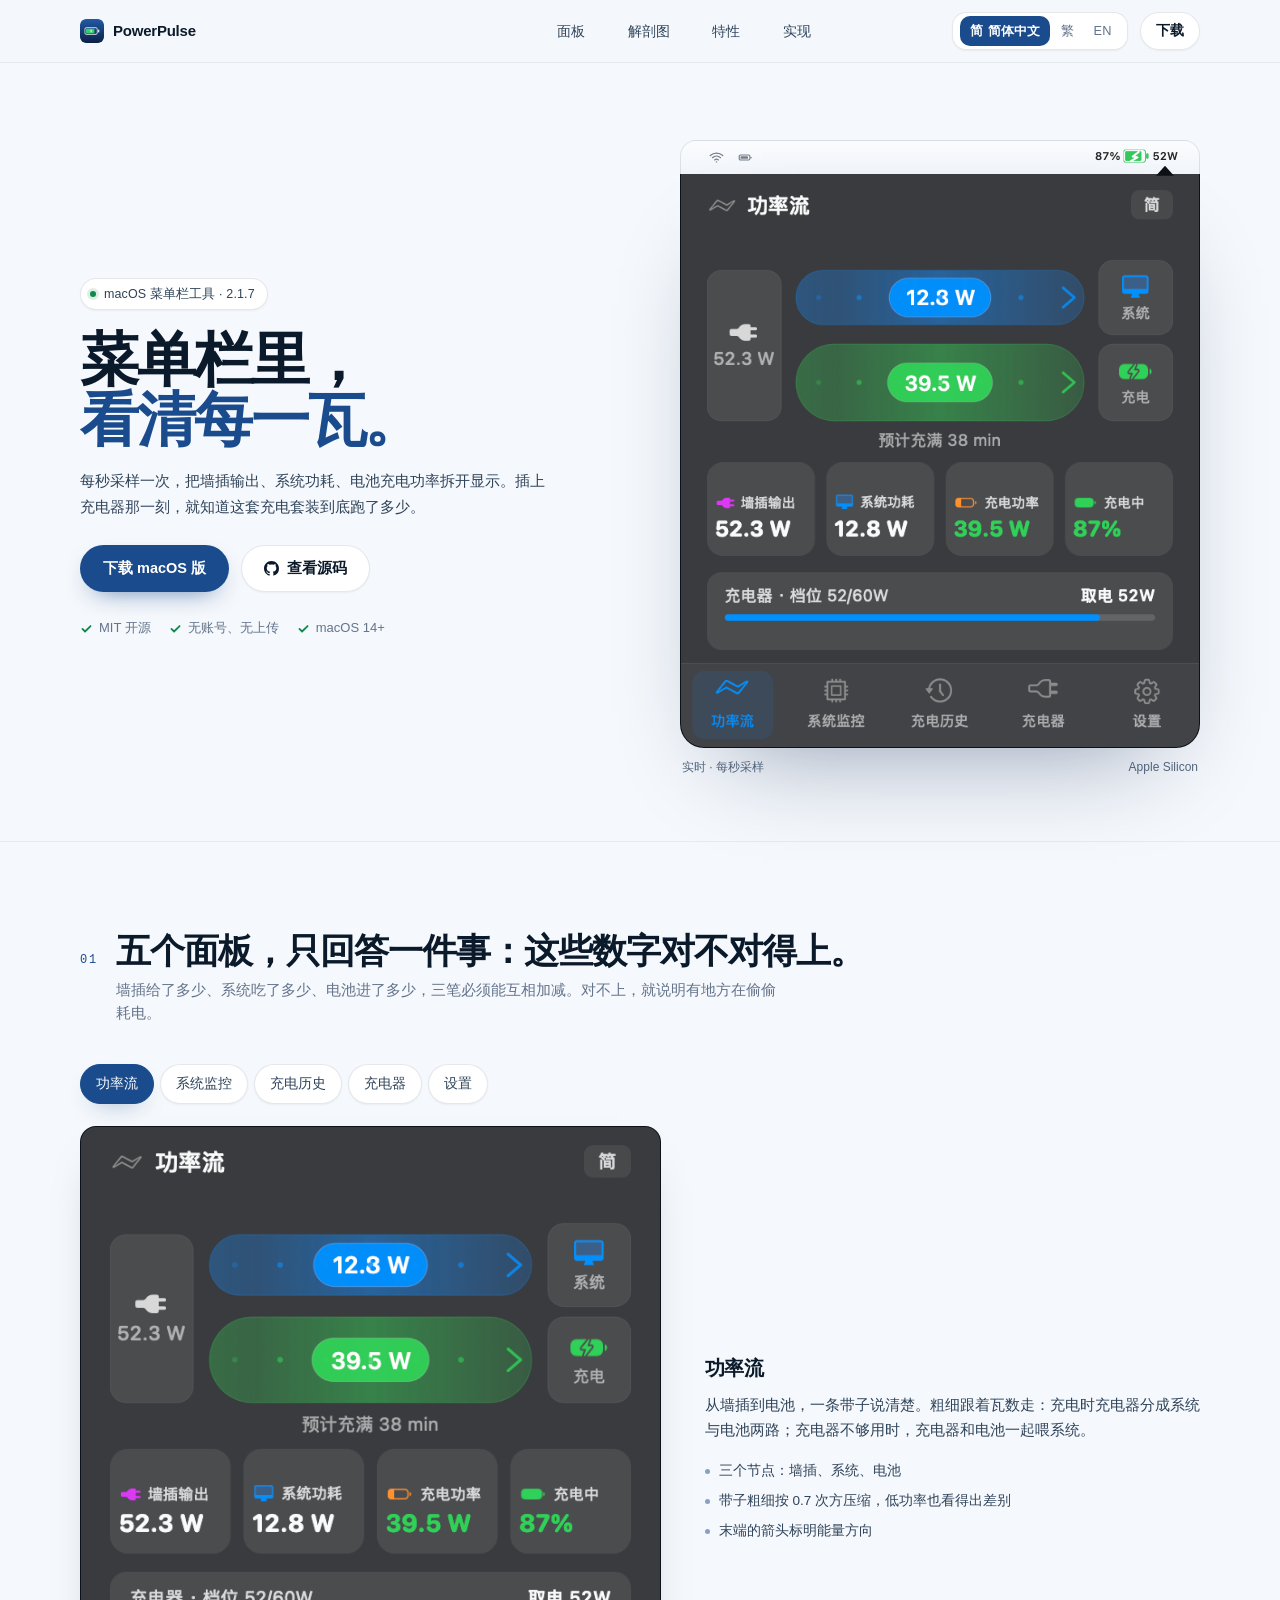
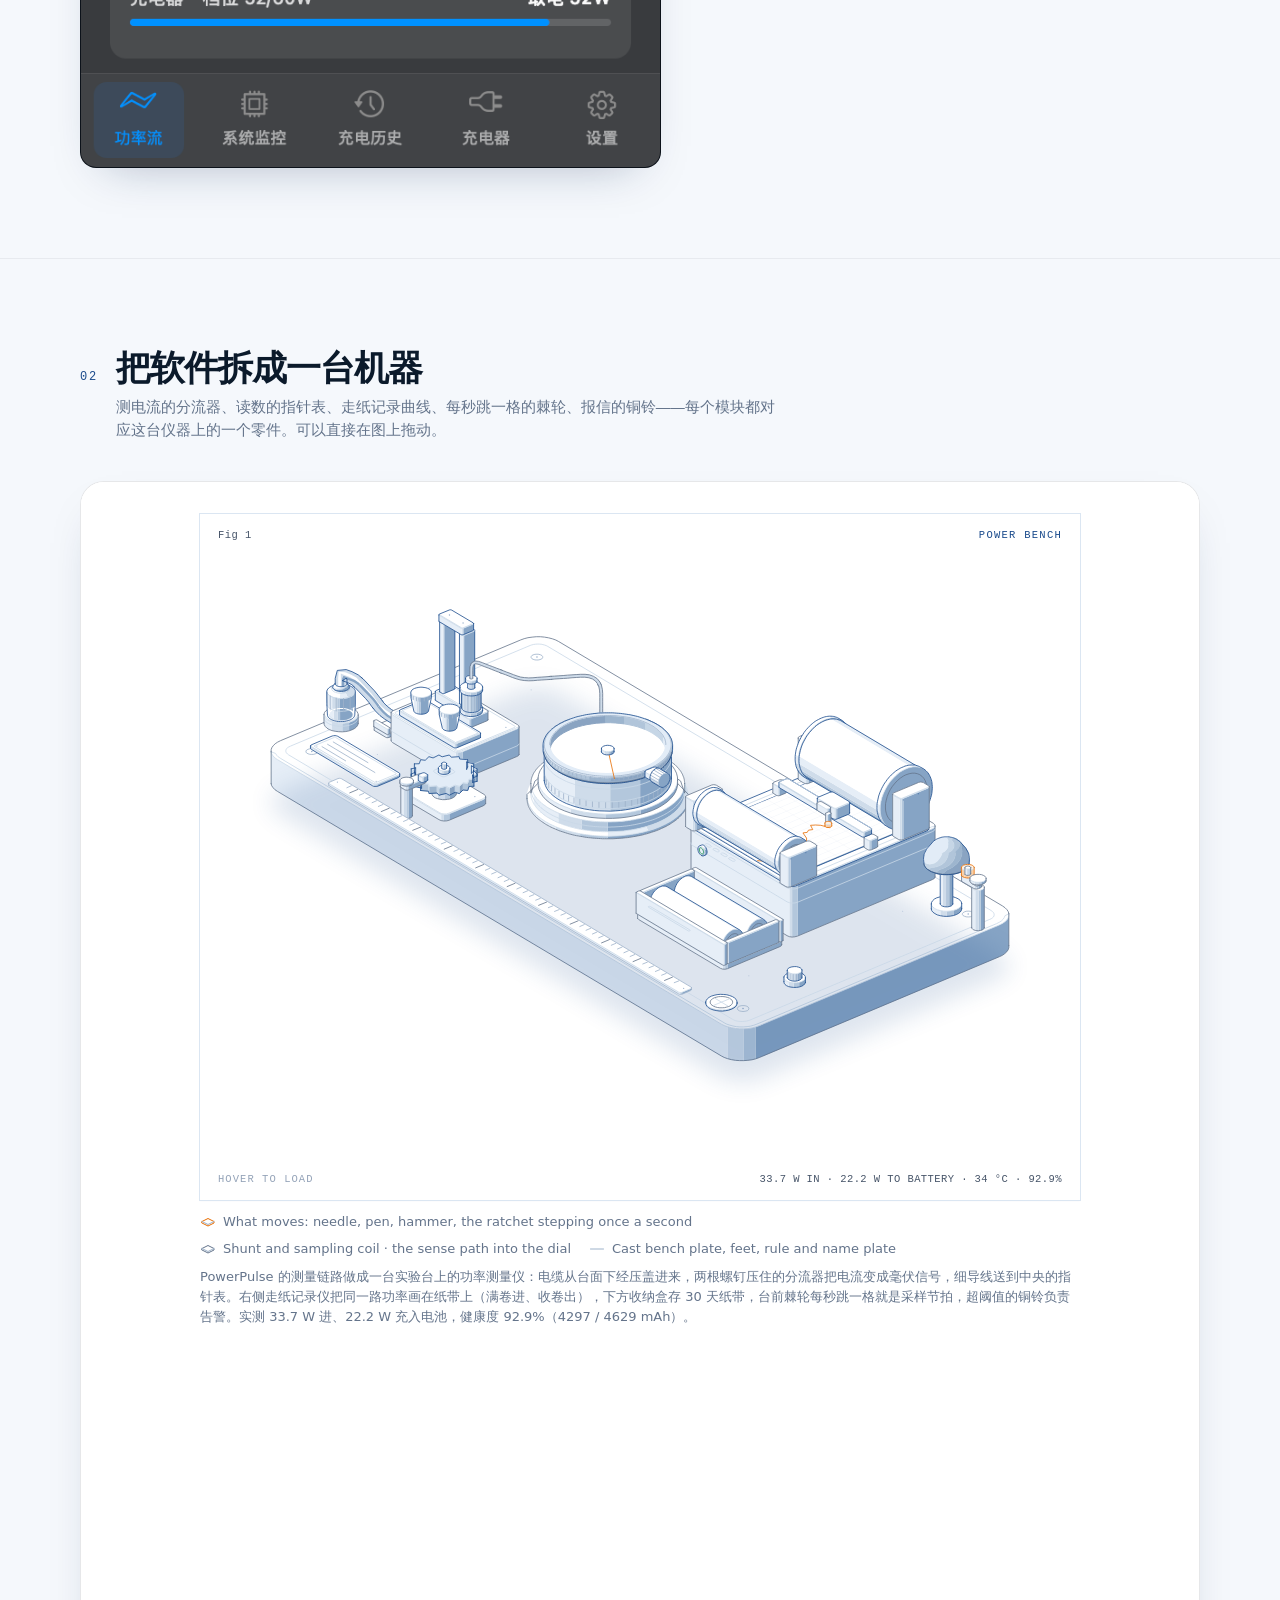
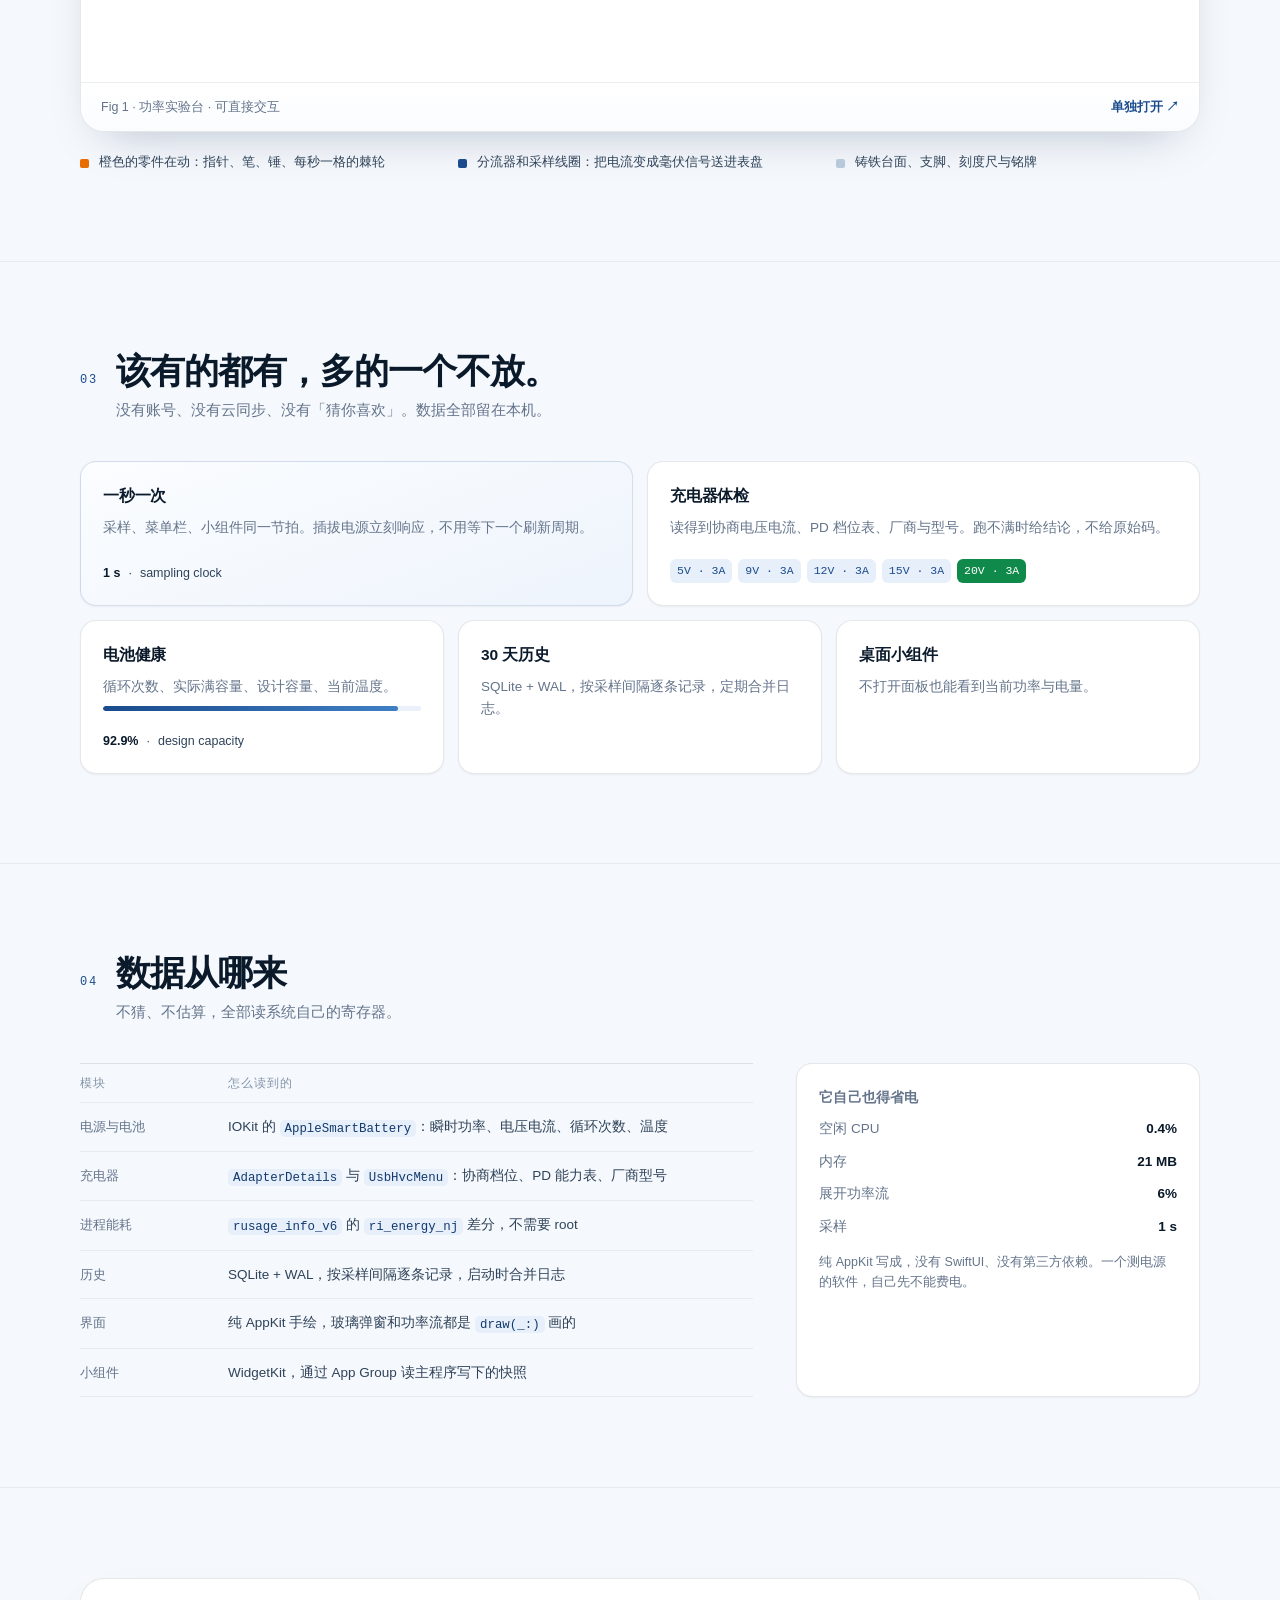
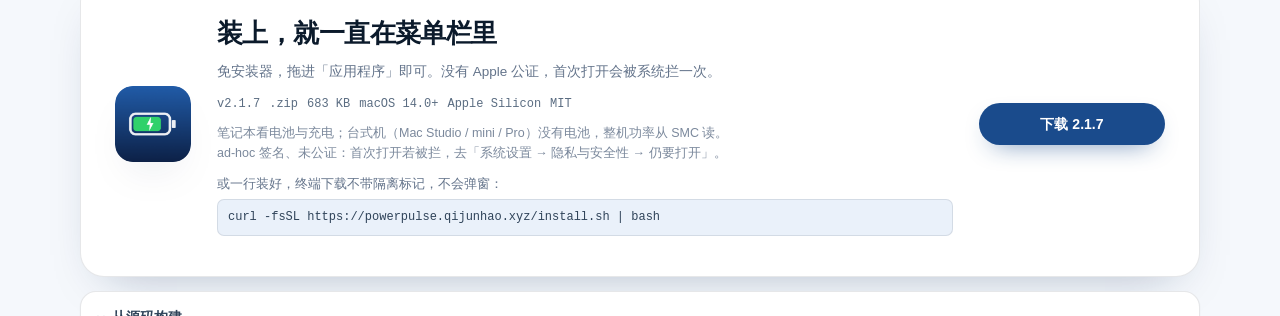
<file: docs/index.html>
<!DOCTYPE html>
<html lang="zh-CN">
<head>
<meta charset="utf-8">
<meta name="viewport" content="width=device-width,initial-scale=1">
<meta name="color-scheme" content="light">
<title>PowerPulse — macOS 菜单栏工具 · 2.1.7</title>
<meta name="description" content="每秒采样一次，把墙插输出、系统功耗、电池充电功率拆开显示。插上充电器那一刻，就知道这套充电套装到底跑了多少。">
<meta property="og:title" content="PowerPulse — macOS 菜单栏工具 · 2.1.7">
<meta property="og:description" content="每秒采样一次，把墙插输出、系统功耗、电池充电功率拆开显示。插上充电器那一刻，就知道这套充电套装到底跑了多少。">
<meta property="og:image" content="https://powerpulse.qijunhao.xyz/img/og.png">
<meta property="og:type" content="website">
<link rel="icon" href="img/favicon.png" sizes="32x32">
<link rel="apple-touch-icon" href="img/appicon.png">
<link rel="stylesheet" href="assets/site.css">
</head>
<body>
<a class="skip" href="#panels">跳到主要内容</a>

<nav class="nav"><div class="wrap nav-in">
  <a class="brand" href="index.html"><img src="img/appicon.png" alt=""><span>PowerPulse</span></a>
  <div class="nav-links"><a href="#panels">面板</a><a href="#anatomy">解剖图</a><a href="#features">特性</a><a href="#specs">实现</a></div>
  <div class="nav-actions">
    <div class="lang"><a class="on" href="index.html" lang="zh-CN" aria-current="page"><span class="abbr">简</span><span class="full"><span>简体中文</span></span></a><a class="" href="zh-hant/index.html" lang="zh-Hant"><span class="abbr">繁</span><span class="full"><span>繁體中文</span></span></a><a class="" href="en/index.html" lang="en"><span class="abbr">EN</span><span class="full"><span>English</span></span></a></div>
    <a class="btn btn-ghost nav-dl" href="https://github.com/777cola/PowerPulse/releases/latest">下载</a>
  </div>
</div></nav>

<header class="wrap hero">
  <div>
    <span class="eyebrow"><i class="dot"></i>macOS 菜单栏工具 · 2.1.7</span>
    <h1><span class="ln">菜单栏里，</span><span class="ln"><em>看清每一瓦。</em></span></h1>
    <p class="hero-sub">每秒采样一次，把墙插输出、系统功耗、电池充电功率拆开显示。插上充电器那一刻，就知道这套充电套装到底跑了多少。</p>
    <div class="hero-cta">
      <a class="btn btn-primary" href="https://github.com/777cola/PowerPulse/releases/latest">下载 macOS 版</a>
      <a class="btn btn-ghost" href="https://github.com/777cola/PowerPulse">
        <svg width="15" height="15" viewBox="0 0 16 16" fill="currentColor"><path d="M8 0C3.58 0 0 3.58 0 8c0 3.54 2.29 6.53 5.47 7.59.4.07.55-.17.55-.38 0-.19-.01-.82-.01-1.49-2.01.37-2.53-.49-2.69-.94-.09-.23-.48-.94-.82-1.13-.28-.15-.68-.52-.01-.53.63-.01 1.08.58 1.23.82.72 1.21 1.87.87 2.33.66.07-.52.28-.87.51-1.07-1.78-.2-3.64-.89-3.64-3.95 0-.87.31-1.59.82-2.15-.08-.2-.36-1.02.08-2.12 0 0 .67-.21 2.2.82a7.4 7.4 0 0 1 2-.27c.68 0 1.36.09 2 .27 1.53-1.04 2.2-.82 2.2-.82.44 1.1.16 1.92.08 2.12.51.56.82 1.27.82 2.15 0 3.07-1.87 3.75-3.65 3.95.29.25.54.73.54 1.48 0 1.07-.01 1.93-.01 2.2 0 .21.15.46.55.38A8.01 8.01 0 0 0 16 8c0-4.42-3.58-8-8-8Z"/></svg>
        查看源码</a>
    </div>
    <div class="chips"><span><svg viewBox="0 0 16 16" fill="none" stroke="currentColor" stroke-width="2.2" stroke-linecap="round" stroke-linejoin="round"><path d="M3 8.5l3.2 3.2L13 5"/></svg>MIT 开源</span><span><svg viewBox="0 0 16 16" fill="none" stroke="currentColor" stroke-width="2.2" stroke-linecap="round" stroke-linejoin="round"><path d="M3 8.5l3.2 3.2L13 5"/></svg>无账号、无上传</span><span><svg viewBox="0 0 16 16" fill="none" stroke="currentColor" stroke-width="2.2" stroke-linecap="round" stroke-linejoin="round"><path d="M3 8.5l3.2 3.2L13 5"/></svg>macOS 14+</span></div>
  </div>
  <div class="visual">
    <div class="menubar">
      <span class="apple"></span>
      <svg viewBox="0 0 24 24" fill="none" stroke="currentColor" stroke-width="2" stroke-linecap="round"><path d="M2 8.8a15 15 0 0 1 20 0"/><path d="M5.5 12.3a10 10 0 0 1 13 0"/><path d="M9 15.8a5 5 0 0 1 6 0"/><circle cx="12" cy="19" r="1.1" fill="currentColor" stroke="none"/></svg>
      <svg viewBox="0 0 24 24" fill="none" stroke="currentColor" stroke-width="1.8"><rect x="2" y="8" width="17" height="8" rx="2"/><path d="M21 11v2"/><rect x="4" y="10" width="12" height="4" rx="1" fill="currentColor" stroke="none"/></svg>
      <span class="spacer"></span>
      <img src="img/statusitem.png" alt="PowerPulse menu bar item">
    </div>
    <div class="shot"><img src="img/panel-flow.png" alt="PowerPulse power flow panel" width="640" height="932"></div>
    <div class="caption"><span>实时 · 每秒采样</span><span>Apple Silicon</span></div>
  </div>
</header>

<main>
<section class="sec" id="panels"><div class="wrap">
  <div class="sec-head"><span class="num">01</span><div><h2>五个面板，只回答一件事：这些数字对不对得上。</h2><p>墙插给了多少、系统吃了多少、电池进了多少，三笔必须能互相加减。对不上，就说明有地方在偷偷耗电。</p></div></div>
  <div class="tabs"><input type="radio" name="panel" id="p1" checked><input type="radio" name="panel" id="p2"><input type="radio" name="panel" id="p3"><input type="radio" name="panel" id="p4"><input type="radio" name="panel" id="p5">
    <div class="tabs-bar"><label for="p1">功率流</label><label for="p2">系统监控</label><label for="p3">充电历史</label><label for="p4">充电器</label><label for="p5">设置</label></div>
    <div class="tabs-body">
        <article class="tab-p" data-i="1">
          <figure class="tab-shot"><img src="img/panel-flow.png" width="640" height="932"
            alt="功率流" loading="eager"></figure>
          <div class="tab-copy">
            <h3>功率流</h3>
            <p>从墙插到电池，一条带子说清楚。粗细跟着瓦数走：充电时充电器分成系统与电池两路；充电器不够用时，充电器和电池一起喂系统。</p>
            <ul class="facts"><li>三个节点：墙插、系统、电池</li><li>带子粗细按 0.7 次方压缩，低功率也看得出差别</li><li>末端的箭头标明能量方向</li></ul>
          </div>
        </article>
        <article class="tab-p" data-i="2">
          <figure class="tab-shot"><img src="img/panel-monitor.png" width="640" height="932"
            alt="系统监控" loading="lazy"></figure>
          <div class="tab-copy">
            <h3>系统监控</h3>
            <p>CPU、GPU、内存占用，加上一份按能耗排序的进程榜。</p>
            <ul class="facts"><li>CPU / GPU / 内存三项实时曲线</li><li>进程榜读 rusage_info_v6，不需要 root</li><li>能耗按差分成瓦显示</li></ul>
          </div>
        </article>
        <article class="tab-p" data-i="3">
          <figure class="tab-shot"><img src="img/panel-history.png" width="640" height="932"
            alt="充电历史" loading="lazy"></figure>
          <div class="tab-copy">
            <h3>充电历史</h3>
            <p>最近一次充进去多少 Wh，近一周每天多少，一条 CSV 导出。</p>
            <ul class="facts"><li>SQLite 落盘，跨天不丢</li><li>最近一次充电结束后仍然保留</li><li>导出失败会直接说原因，不会假装成功</li></ul>
          </div>
        </article>
        <article class="tab-p" data-i="4">
          <figure class="tab-shot"><img src="img/panel-adapter.png" width="640" height="932"
            alt="充电器" loading="lazy"></figure>
          <div class="tab-copy">
            <h3>充电器</h3>
            <p>协商到几伏几安、支持哪些 PD 档位、为什么没跑满。</p>
            <ul class="facts"><li>读出厂商与型号（部分充电器不上报）</li><li>PD 档位表标出当前使用的那一档</li><li>跑不满时给结论：涓流、温控、还是线材</li></ul>
          </div>
        </article>
        <article class="tab-p" data-i="5">
          <figure class="tab-shot"><img src="img/panel-settings.png" width="640" height="932"
            alt="设置" loading="lazy"></figure>
          <div class="tab-copy">
            <h3>设置</h3>
            <p>采样间隔、历史保留、通知阈值、菜单栏显示与语言。</p>
            <ul class="facts"><li>菜单栏可显示图标 + 百分比 + 功率</li><li>低电量、充满、高温、慢充四类通知</li><li>简体 / 繁體 / English</li></ul>
          </div>
        </article></div>
  </div>
</div></section>

<section class="sec" id="anatomy"><div class="wrap">
  <div class="sec-head"><span class="num">02</span><div><h2>把软件拆成一台机器</h2><p>测电流的分流器、读数的指针表、走纸记录曲线、每秒跳一格的棘轮、报信的铜铃——每个模块都对应这台仪器上的一个零件。可以直接在图上拖动。</p></div></div>
  <div class="anatomy">
    <iframe id="pb" src="assets/powerbench.html?embed=1&lang=zh" title="PowerPulse anatomy" loading="lazy" height="880" scrolling="no"></iframe>
    <div class="anatomy-foot"><span>Fig 1 · 功率实验台 · 可直接交互</span><a href="assets/powerbench.html?lang=zh">单独打开 ↗</a></div>
  </div>
  <div class="keys"><div class="key"><i class="k1"></i><span>橙色的零件在动：指针、笔、锤、每秒一格的棘轮</span></div><div class="key"><i class="k2"></i><span>分流器和采样线圈：把电流变成毫伏信号送进表盘</span></div><div class="key"><i class="k3"></i><span>铸铁台面、支脚、刻度尺与铭牌</span></div></div>
</div></section>

<section class="sec" id="features"><div class="wrap">
  <div class="sec-head"><span class="num">03</span><div><h2>该有的都有，多的一个不放。</h2><p>没有账号、没有云同步、没有「猜你喜欢」。数据全部留在本机。</p></div></div>
  <div class="bento"><div class="cell w3 tint"><h3>一秒一次</h3><p>采样、菜单栏、小组件同一节拍。插拔电源立刻响应，不用等下一个刷新周期。</p><div class="tick"><b>1 s</b><span>·</span><span>sampling clock</span></div></div><div class="cell w3"><h3>充电器体检</h3><p>读得到协商电压电流、PD 档位表、厂商与型号。跑不满时给结论，不给原始码。</p><div class="pill-row"><span class="pill">5V · 3A</span><span class="pill">9V · 3A</span><span class="pill">12V · 3A</span><span class="pill">15V · 3A</span><span class="pill now">20V · 3A</span></div></div><div class="cell w2"><h3>电池健康</h3><p>循环次数、实际满容量、设计容量、当前温度。</p><div class="bar"><i></i></div><div class="tick"><b>92.9%</b><span>·</span><span>design capacity</span></div></div><div class="cell w2"><h3>30 天历史</h3><p>SQLite + WAL，按采样间隔逐条记录，定期合并日志。</p></div><div class="cell w2"><h3>桌面小组件</h3><p>不打开面板也能看到当前功率与电量。</p></div></div>
</div></section>

<section class="sec" id="specs"><div class="wrap">
  <div class="sec-head"><span class="num">04</span><div><h2>数据从哪来</h2><p>不猜、不估算，全部读系统自己的寄存器。</p></div></div>
  <div class="specs">
    <div class="rows-wrap"><div class="rows-head"><span>模块</span><span>怎么读到的</span></div><dl class="rows"><div><dt>电源与电池</dt><dd>IOKit 的 <code>AppleSmartBattery</code>：瞬时功率、电压电流、循环次数、温度</dd></div><div><dt>充电器</dt><dd><code>AdapterDetails</code> 与 <code>UsbHvcMenu</code>：协商档位、PD 能力表、厂商型号</dd></div><div><dt>进程能耗</dt><dd><code>rusage_info_v6</code> 的 <code>ri_energy_nj</code> 差分，不需要 root</dd></div><div><dt>历史</dt><dd>SQLite + WAL，按采样间隔逐条记录，启动时合并日志</dd></div><div><dt>界面</dt><dd>纯 AppKit 手绘，玻璃弹窗和功率流都是 <code>draw(_:)</code> 画的</dd></div><div><dt>小组件</dt><dd>WidgetKit，通过 App Group 读主程序写下的快照</dd></div></dl></div>
    <div class="side">
      <h3>它自己也得省电</h3>
      <dl><div><dt>空闲 CPU</dt><dd>0.4%</dd></div><div><dt>内存</dt><dd>21 MB</dd></div><div><dt>展开功率流</dt><dd>6%</dd></div><div><dt>采样</dt><dd>1 s</dd></div></dl>
      <p class="note">纯 AppKit 写成，没有 SwiftUI、没有第三方依赖。一个测电源的软件，自己先不能费电。</p>
    </div>
  </div>
</div></section>

<section class="sec" id="download"><div class="wrap">
  <div class="dl">
    <img src="img/appicon.png" alt="PowerPulse icon">
    <div><h2>装上，就一直在菜单栏里</h2><p>免安装器，拖进「应用程序」即可。没有 Apple 公证，首次打开会被系统拦一次。</p><div class="meta"><span>v2.1.7</span><span>.zip</span><span>683 KB</span><span>macOS 14.0+</span><span>Apple Silicon</span><span>MIT</span></div><p class="dl-note">笔记本看电池与充电；台式机（Mac Studio / mini / Pro）没有电池，整机功率从 SMC 读。<br>ad-hoc 签名、未公证：首次打开若被拦，去「系统设置 → 隐私与安全性 → 仍要打开」。</p>
      <div class="dl-cmd"><span>或一行装好，终端下载不带隔离标记，不会弹窗：</span><code>curl -fsSL https://powerpulse.qijunhao.xyz/install.sh | bash</code></div></div>
    <div class="dl-cta">
      <a class="btn btn-primary" href="https://github.com/777cola/PowerPulse/releases/latest">下载 2.1.7</a>
    </div>
  </div>
  <details class="build" id="build" open>
    <summary>从源码构建</summary>
    <pre><span class="c"># 需要 macOS 14+ 与命令行工具</span>
git clone https://github.com/777cola/PowerPulse.git
cd PowerPulse &amp;&amp; ./build_app.sh
<span class="c"># 产出 PowerPulse.app 与小组件</span></pre>
  </details>
</div></section>
</main>

<footer class="foot"><div class="wrap foot-in">
  <a class="brand" href="index.html"><img src="img/appicon.png" alt=""><span>PowerPulse</span></a>
  <span>© 2026 AutumnPants · PowerPulse</span>
  <div class="foot-links"><a href="https://github.com/777cola/PowerPulse">GitHub</a><a href="https://github.com/777cola/PowerPulse/issues">反馈</a><a href="https://github.com/777cola/PowerPulse/blob/main/LICENSE">MIT</a></div>
</div></footer>

<script>
(function(){
  var f=document.getElementById('pb');
  addEventListener('message',function(e){
    if(!e.data||e.data.type!=='pb-height')return;
    var h=Math.max(420,Math.min(1200,Math.round(e.data.h)+2));
    if(Math.abs(f.getBoundingClientRect().height-h)>3)f.style.height=h+'px';
  });
})();
</script>

<!-- 语言切换：先播完胶囊展开动画，再跳转（三个语言是三张静态页） -->
<script>
(function(){
  var links = document.querySelectorAll('.lang a');
  var reduce = matchMedia('(prefers-reduced-motion: reduce)').matches;
  links.forEach(function(a){
    a.addEventListener('click', function(e){
      if (e.metaKey || e.ctrlKey || e.shiftKey || e.altKey || e.button !== 0) return;
      e.preventDefault();
      if (a.classList.contains('on')) return;
      links.forEach(function(x){ x.classList.remove('on'); });
      a.classList.add('on');
      setTimeout(function(){ location.href = a.href; }, reduce ? 0 : 280);
    });
  });
})();
</script>
</body>
</html>
</file>
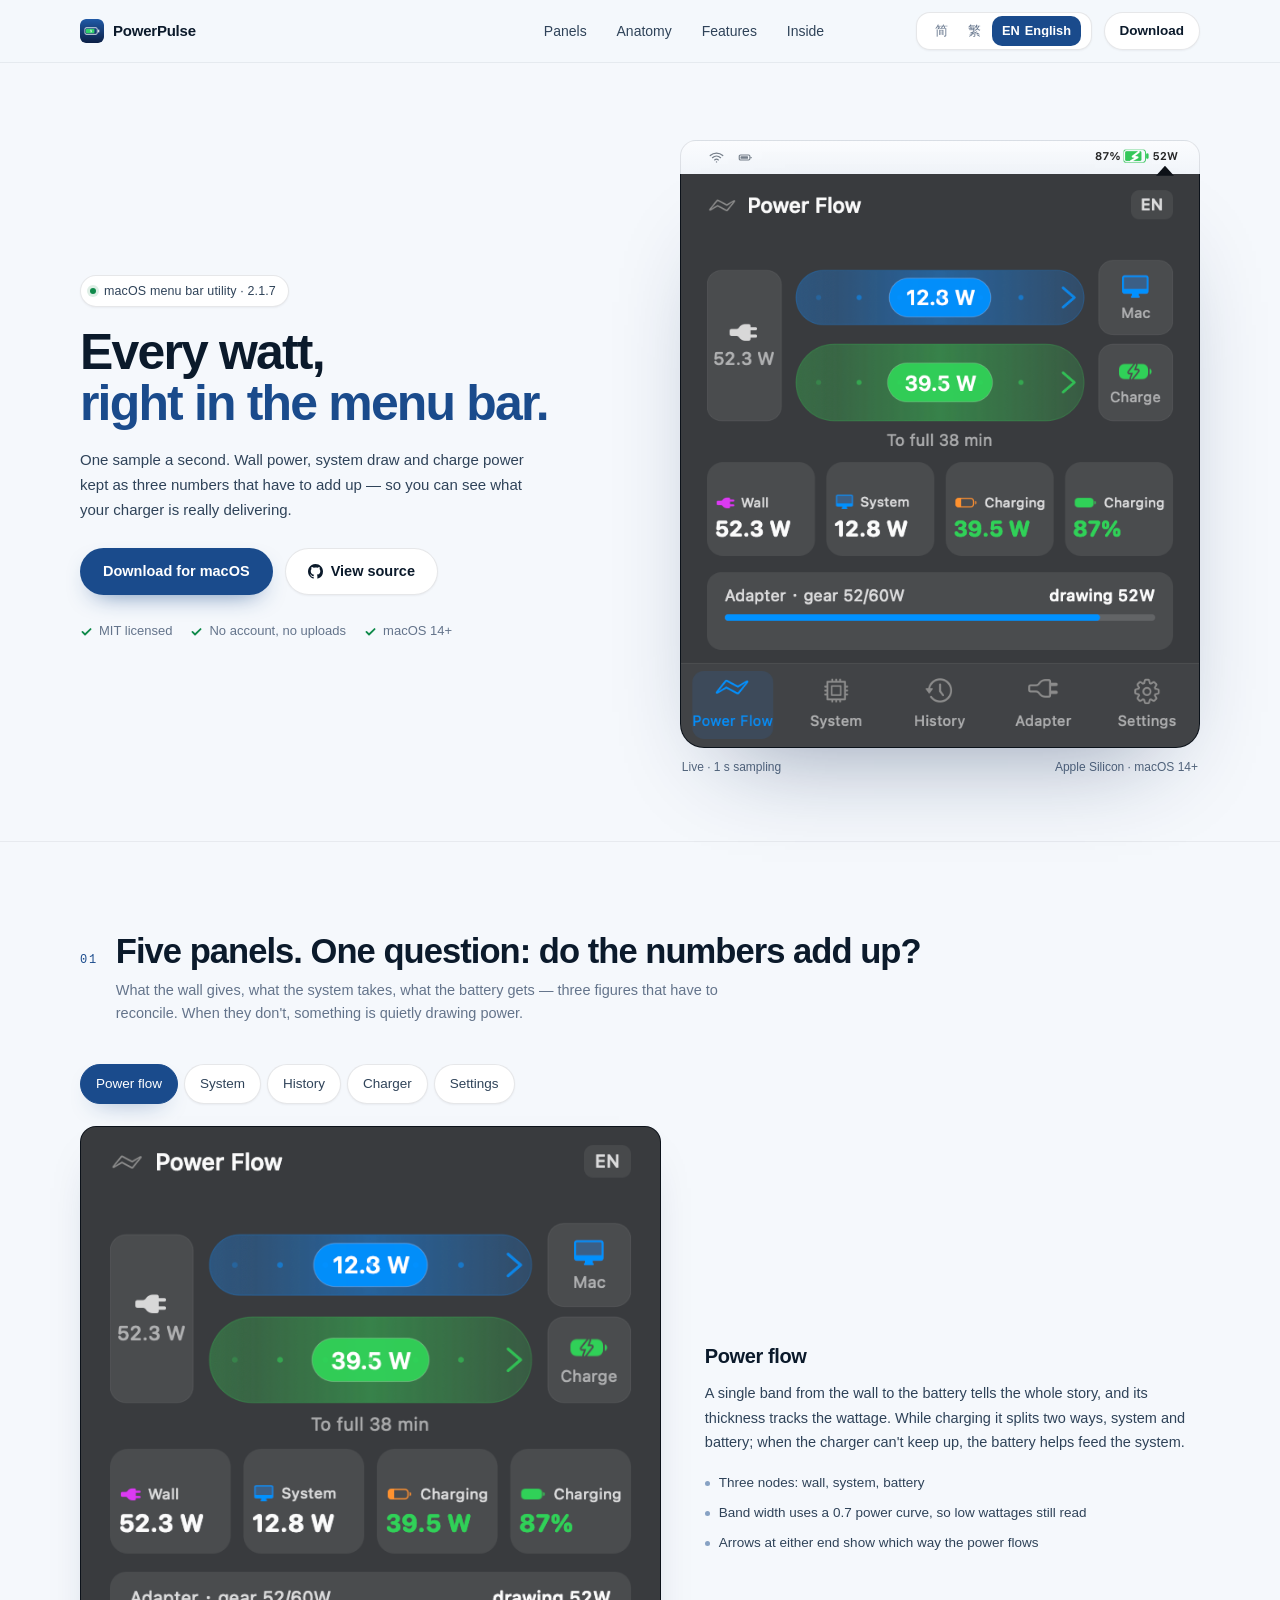
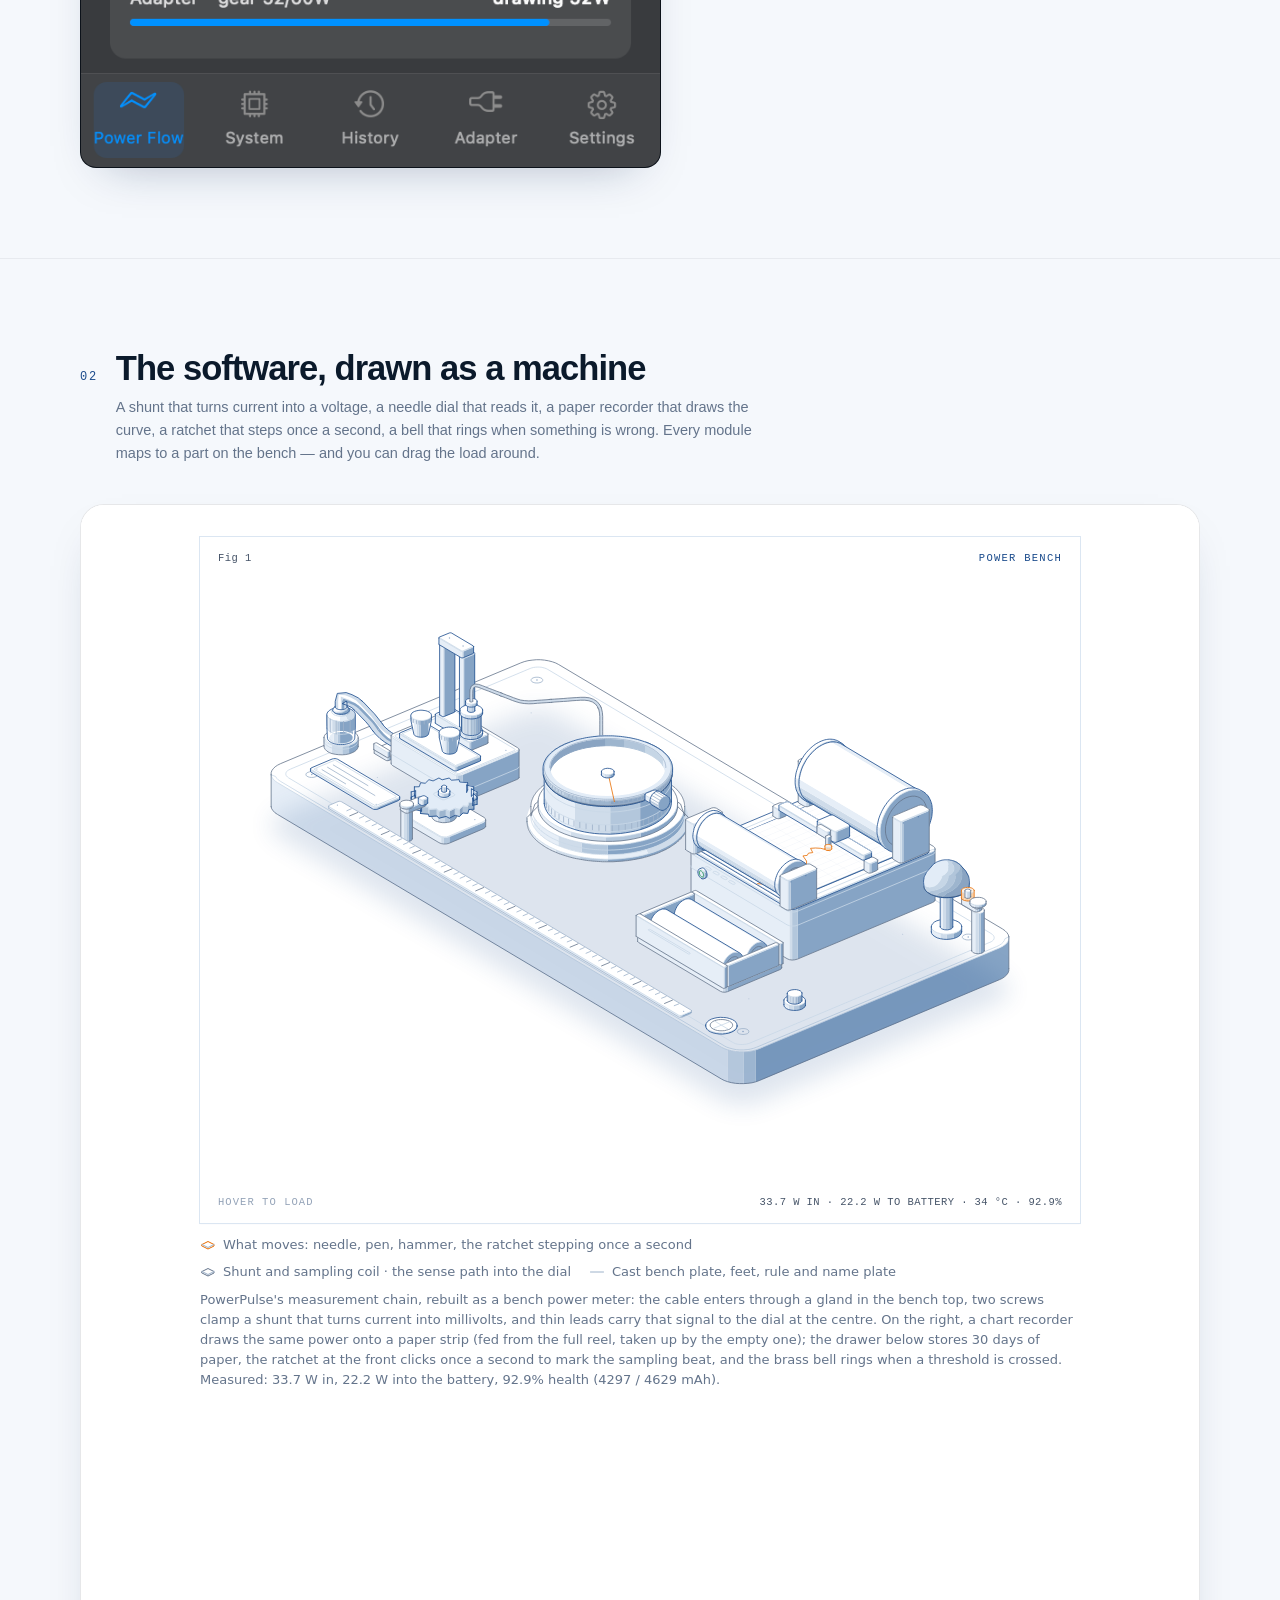
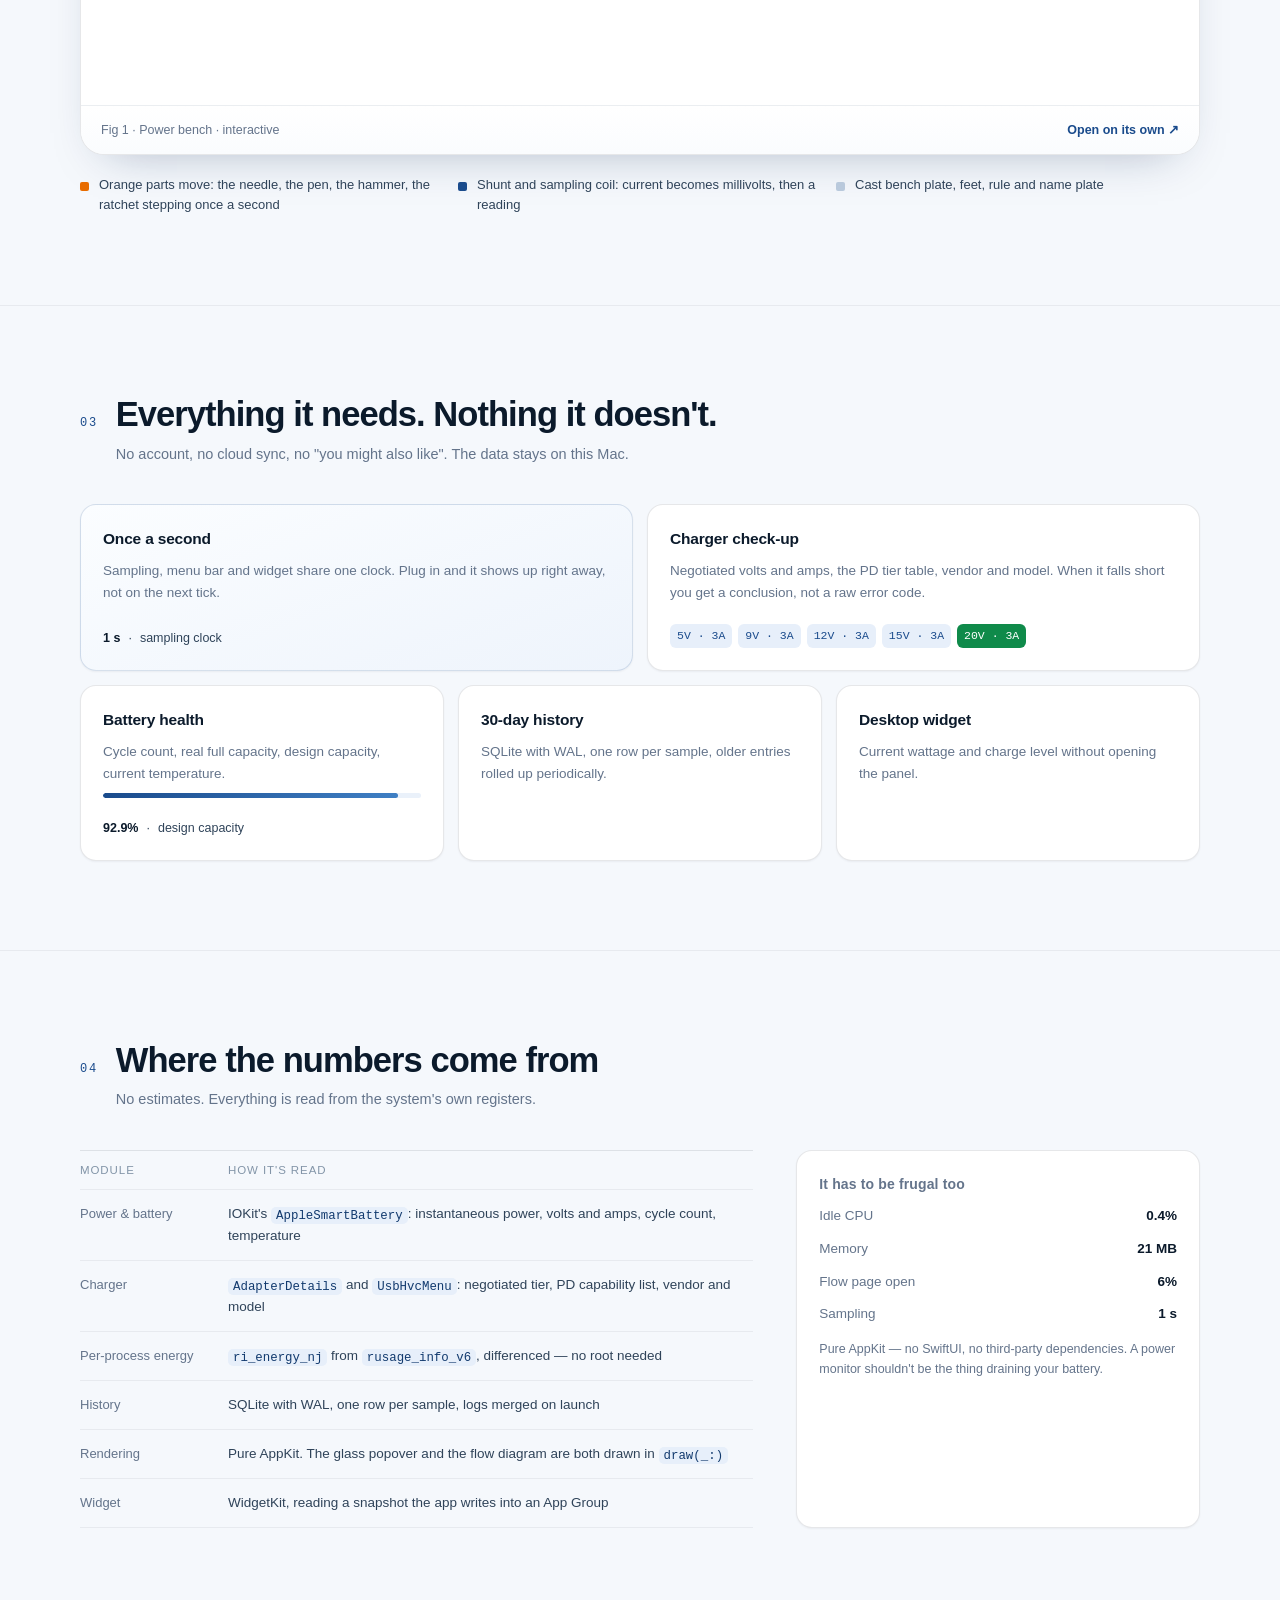
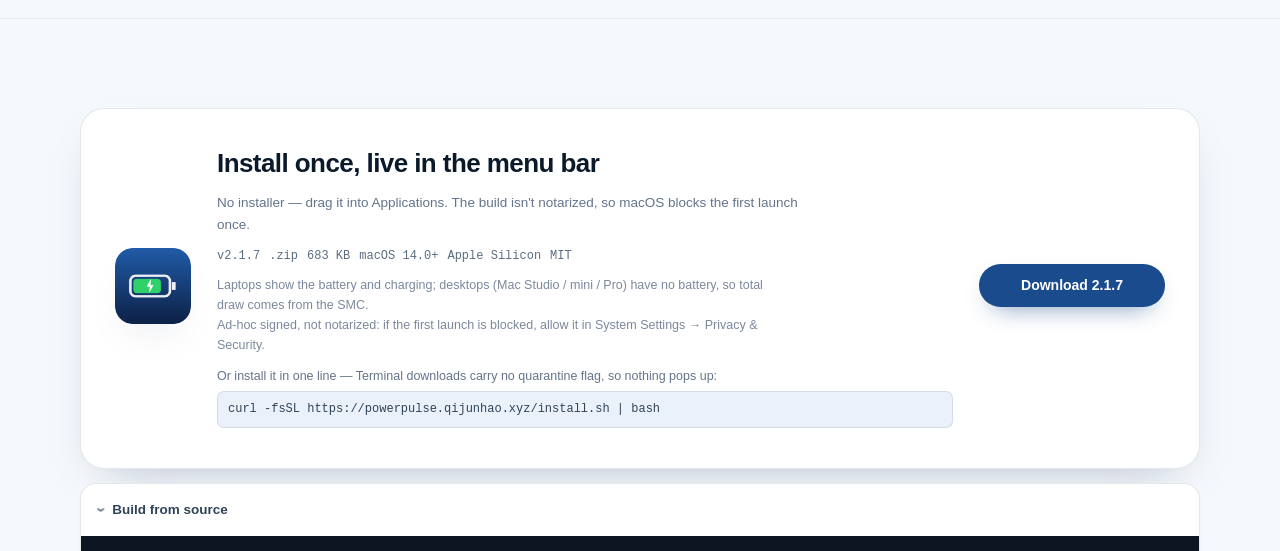
<file: docs/en/index.html>
<!DOCTYPE html>
<html lang="en">
<head>
<meta charset="utf-8">
<meta name="viewport" content="width=device-width,initial-scale=1">
<meta name="color-scheme" content="light">
<title>PowerPulse — a macOS menu bar utility · 2.1.7</title>
<meta name="description" content="One sample a second: wall power, system draw and charge power shown apart. The moment you plug in, you can see what the whole setup is really pulling.">
<meta property="og:title" content="PowerPulse — a macOS menu bar utility · 2.1.7">
<meta property="og:description" content="One sample a second: wall power, system draw and charge power shown apart. The moment you plug in, you can see what the whole setup is really pulling.">
<meta property="og:image" content="https://powerpulse.qijunhao.xyz/img/og.png">
<meta property="og:type" content="website">
<link rel="icon" href="../img/favicon.png" sizes="32x32">
<link rel="apple-touch-icon" href="../img/appicon.png">
<link rel="stylesheet" href="../assets/site.css">
</head>
<body>
<a class="skip" href="#panels">Skip to content</a>

<nav class="nav"><div class="wrap nav-in">
  <a class="brand" href="../index.html"><img src="../img/appicon.png" alt=""><span>PowerPulse</span></a>
  <div class="nav-links"><a href="#panels">Panels</a><a href="#anatomy">Anatomy</a><a href="#features">Features</a><a href="#specs">Inside</a></div>
  <div class="nav-actions">
    <div class="lang"><a class="" href="../index.html" lang="zh-CN"><span class="abbr">简</span><span class="full"><span>简体中文</span></span></a><a class="" href="../zh-hant/index.html" lang="zh-Hant"><span class="abbr">繁</span><span class="full"><span>繁體中文</span></span></a><a class="on" href="index.html" lang="en" aria-current="page"><span class="abbr">EN</span><span class="full"><span>English</span></span></a></div>
    <a class="btn btn-ghost nav-dl" href="https://github.com/777cola/PowerPulse/releases/latest">Download</a>
  </div>
</div></nav>

<header class="wrap hero">
  <div>
    <span class="eyebrow"><i class="dot"></i>macOS menu bar utility · 2.1.7</span>
    <h1><span class="ln">Every watt,</span><span class="ln"><em>right in the menu bar.</em></span></h1>
    <p class="hero-sub">One sample a second. Wall power, system draw and charge power kept as three numbers that have to add up — so you can see what your charger is really delivering.</p>
    <div class="hero-cta">
      <a class="btn btn-primary" href="https://github.com/777cola/PowerPulse/releases/latest">Download for macOS</a>
      <a class="btn btn-ghost" href="https://github.com/777cola/PowerPulse">
        <svg width="15" height="15" viewBox="0 0 16 16" fill="currentColor"><path d="M8 0C3.58 0 0 3.58 0 8c0 3.54 2.29 6.53 5.47 7.59.4.07.55-.17.55-.38 0-.19-.01-.82-.01-1.49-2.01.37-2.53-.49-2.69-.94-.09-.23-.48-.94-.82-1.13-.28-.15-.68-.52-.01-.53.63-.01 1.08.58 1.23.82.72 1.21 1.87.87 2.33.66.07-.52.28-.87.51-1.07-1.78-.2-3.64-.89-3.64-3.95 0-.87.31-1.59.82-2.15-.08-.2-.36-1.02.08-2.12 0 0 .67-.21 2.2.82a7.4 7.4 0 0 1 2-.27c.68 0 1.36.09 2 .27 1.53-1.04 2.2-.82 2.2-.82.44 1.1.16 1.92.08 2.12.51.56.82 1.27.82 2.15 0 3.07-1.87 3.75-3.65 3.95.29.25.54.73.54 1.48 0 1.07-.01 1.93-.01 2.2 0 .21.15.46.55.38A8.01 8.01 0 0 0 16 8c0-4.42-3.58-8-8-8Z"/></svg>
        View source</a>
    </div>
    <div class="chips"><span><svg viewBox="0 0 16 16" fill="none" stroke="currentColor" stroke-width="2.2" stroke-linecap="round" stroke-linejoin="round"><path d="M3 8.5l3.2 3.2L13 5"/></svg>MIT licensed</span><span><svg viewBox="0 0 16 16" fill="none" stroke="currentColor" stroke-width="2.2" stroke-linecap="round" stroke-linejoin="round"><path d="M3 8.5l3.2 3.2L13 5"/></svg>No account, no uploads</span><span><svg viewBox="0 0 16 16" fill="none" stroke="currentColor" stroke-width="2.2" stroke-linecap="round" stroke-linejoin="round"><path d="M3 8.5l3.2 3.2L13 5"/></svg>macOS 14+</span></div>
  </div>
  <div class="visual">
    <div class="menubar">
      <span class="apple"></span>
      <svg viewBox="0 0 24 24" fill="none" stroke="currentColor" stroke-width="2" stroke-linecap="round"><path d="M2 8.8a15 15 0 0 1 20 0"/><path d="M5.5 12.3a10 10 0 0 1 13 0"/><path d="M9 15.8a5 5 0 0 1 6 0"/><circle cx="12" cy="19" r="1.1" fill="currentColor" stroke="none"/></svg>
      <svg viewBox="0 0 24 24" fill="none" stroke="currentColor" stroke-width="1.8"><rect x="2" y="8" width="17" height="8" rx="2"/><path d="M21 11v2"/><rect x="4" y="10" width="12" height="4" rx="1" fill="currentColor" stroke="none"/></svg>
      <span class="spacer"></span>
      <img src="../img/statusitem.png" alt="PowerPulse menu bar item">
    </div>
    <div class="shot"><img src="../img/panel-flow-en.png" alt="PowerPulse power flow panel" width="640" height="932"></div>
    <div class="caption"><span>Live · 1 s sampling</span><span>Apple Silicon · macOS 14+</span></div>
  </div>
</header>

<main>
<section class="sec" id="panels"><div class="wrap">
  <div class="sec-head"><span class="num">01</span><div><h2>Five panels. One question: do the numbers add up?</h2><p>What the wall gives, what the system takes, what the battery gets — three figures that have to reconcile. When they don't, something is quietly drawing power.</p></div></div>
  <div class="tabs"><input type="radio" name="panel" id="p1" checked><input type="radio" name="panel" id="p2"><input type="radio" name="panel" id="p3"><input type="radio" name="panel" id="p4"><input type="radio" name="panel" id="p5">
    <div class="tabs-bar"><label for="p1">Power flow</label><label for="p2">System</label><label for="p3">History</label><label for="p4">Charger</label><label for="p5">Settings</label></div>
    <div class="tabs-body">
        <article class="tab-p" data-i="1">
          <figure class="tab-shot"><img src="../img/panel-flow-en.png" width="640" height="932"
            alt="Power flow" loading="eager"></figure>
          <div class="tab-copy">
            <h3>Power flow</h3>
            <p>A single band from the wall to the battery tells the whole story, and its thickness tracks the wattage. While charging it splits two ways, system and battery; when the charger can't keep up, the battery helps feed the system.</p>
            <ul class="facts"><li>Three nodes: wall, system, battery</li><li>Band width uses a 0.7 power curve, so low wattages still read</li><li>Arrows at either end show which way the power flows</li></ul>
          </div>
        </article>
        <article class="tab-p" data-i="2">
          <figure class="tab-shot"><img src="../img/panel-monitor-en.png" width="640" height="932"
            alt="System" loading="lazy"></figure>
          <div class="tab-copy">
            <h3>System</h3>
            <p>CPU, GPU and memory load, plus a process list ranked by energy.</p>
            <ul class="facts"><li>Live curves for CPU, GPU and memory</li><li>The process list reads rusage_info_v6 — no root</li><li>Energy differenced into watts</li></ul>
          </div>
        </article>
        <article class="tab-p" data-i="3">
          <figure class="tab-shot"><img src="../img/panel-history-en.png" width="640" height="932"
            alt="History" loading="lazy"></figure>
          <div class="tab-copy">
            <h3>History</h3>
            <p>How much went in last time in Wh, how much each day this week, and a one-click CSV export.</p>
            <ul class="facts"><li>Written straight to SQLite — nothing lost at midnight</li><li>The last session stays after you unplug</li><li>A failed export says why — it never fakes success</li></ul>
          </div>
        </article>
        <article class="tab-p" data-i="4">
          <figure class="tab-shot"><img src="../img/panel-adapter-en.png" width="640" height="932"
            alt="Charger" loading="lazy"></figure>
          <div class="tab-copy">
            <h3>Charger</h3>
            <p>The volts and amps it negotiated, which PD tiers it offers, and why it isn't running flat out.</p>
            <ul class="facts"><li>Vendor and model (not every charger reports them)</li><li>The PD table marks the tier in use</li><li>When it falls short you get a reason: trickle, thermal, or the cable</li></ul>
          </div>
        </article>
        <article class="tab-p" data-i="5">
          <figure class="tab-shot"><img src="../img/panel-settings-en.png" width="640" height="932"
            alt="Settings" loading="lazy"></figure>
          <div class="tab-copy">
            <h3>Settings</h3>
            <p>Sample interval, history retention, alert thresholds, what the menu bar shows, and language.</p>
            <ul class="facts"><li>The menu bar can show icon, percentage and wattage</li><li>Four kinds of alert: low, full, hot, slow</li><li>简体 / 繁體 / English</li></ul>
          </div>
        </article></div>
  </div>
</div></section>

<section class="sec" id="anatomy"><div class="wrap">
  <div class="sec-head"><span class="num">02</span><div><h2>The software, drawn as a machine</h2><p>A shunt that turns current into a voltage, a needle dial that reads it, a paper recorder that draws the curve, a ratchet that steps once a second, a bell that rings when something is wrong. Every module maps to a part on the bench — and you can drag the load around.</p></div></div>
  <div class="anatomy">
    <iframe id="pb" src="../assets/powerbench.html?embed=1&lang=en" title="PowerPulse anatomy" loading="lazy" height="880" scrolling="no"></iframe>
    <div class="anatomy-foot"><span>Fig 1 · Power bench · interactive</span><a href="../assets/powerbench.html?lang=en">Open on its own ↗</a></div>
  </div>
  <div class="keys"><div class="key"><i class="k1"></i><span>Orange parts move: the needle, the pen, the hammer, the ratchet stepping once a second</span></div><div class="key"><i class="k2"></i><span>Shunt and sampling coil: current becomes millivolts, then a reading</span></div><div class="key"><i class="k3"></i><span>Cast bench plate, feet, rule and name plate</span></div></div>
</div></section>

<section class="sec" id="features"><div class="wrap">
  <div class="sec-head"><span class="num">03</span><div><h2>Everything it needs. Nothing it doesn't.</h2><p>No account, no cloud sync, no "you might also like". The data stays on this Mac.</p></div></div>
  <div class="bento"><div class="cell w3 tint"><h3>Once a second</h3><p>Sampling, menu bar and widget share one clock. Plug in and it shows up right away, not on the next tick.</p><div class="tick"><b>1 s</b><span>·</span><span>sampling clock</span></div></div><div class="cell w3"><h3>Charger check-up</h3><p>Negotiated volts and amps, the PD tier table, vendor and model. When it falls short you get a conclusion, not a raw error code.</p><div class="pill-row"><span class="pill">5V · 3A</span><span class="pill">9V · 3A</span><span class="pill">12V · 3A</span><span class="pill">15V · 3A</span><span class="pill now">20V · 3A</span></div></div><div class="cell w2"><h3>Battery health</h3><p>Cycle count, real full capacity, design capacity, current temperature.</p><div class="bar"><i></i></div><div class="tick"><b>92.9%</b><span>·</span><span>design capacity</span></div></div><div class="cell w2"><h3>30-day history</h3><p>SQLite with WAL, one row per sample, older entries rolled up periodically.</p></div><div class="cell w2"><h3>Desktop widget</h3><p>Current wattage and charge level without opening the panel.</p></div></div>
</div></section>

<section class="sec" id="specs"><div class="wrap">
  <div class="sec-head"><span class="num">04</span><div><h2>Where the numbers come from</h2><p>No estimates. Everything is read from the system's own registers.</p></div></div>
  <div class="specs">
    <div class="rows-wrap"><div class="rows-head"><span>Module</span><span>How it's read</span></div><dl class="rows"><div><dt>Power &amp; battery</dt><dd>IOKit's <code>AppleSmartBattery</code>: instantaneous power, volts and amps, cycle count, temperature</dd></div><div><dt>Charger</dt><dd><code>AdapterDetails</code> and <code>UsbHvcMenu</code>: negotiated tier, PD capability list, vendor and model</dd></div><div><dt>Per-process energy</dt><dd><code>ri_energy_nj</code> from <code>rusage_info_v6</code>, differenced — no root needed</dd></div><div><dt>History</dt><dd>SQLite with WAL, one row per sample, logs merged on launch</dd></div><div><dt>Rendering</dt><dd>Pure AppKit. The glass popover and the flow diagram are both drawn in <code>draw(_:)</code></dd></div><div><dt>Widget</dt><dd>WidgetKit, reading a snapshot the app writes into an App Group</dd></div></dl></div>
    <div class="side">
      <h3>It has to be frugal too</h3>
      <dl><div><dt>Idle CPU</dt><dd>0.4%</dd></div><div><dt>Memory</dt><dd>21 MB</dd></div><div><dt>Flow page open</dt><dd>6%</dd></div><div><dt>Sampling</dt><dd>1 s</dd></div></dl>
      <p class="note">Pure AppKit — no SwiftUI, no third-party dependencies. A power monitor shouldn't be the thing draining your battery.</p>
    </div>
  </div>
</div></section>

<section class="sec" id="download"><div class="wrap">
  <div class="dl">
    <img src="../img/appicon.png" alt="PowerPulse icon">
    <div><h2>Install once, live in the menu bar</h2><p>No installer — drag it into Applications. The build isn't notarized, so macOS blocks the first launch once.</p><div class="meta"><span>v2.1.7</span><span>.zip</span><span>683 KB</span><span>macOS 14.0+</span><span>Apple Silicon</span><span>MIT</span></div><p class="dl-note">Laptops show the battery and charging; desktops (Mac Studio / mini / Pro) have no battery, so total draw comes from the SMC.<br>Ad-hoc signed, not notarized: if the first launch is blocked, allow it in System Settings → Privacy &amp; Security.</p>
      <div class="dl-cmd"><span>Or install it in one line — Terminal downloads carry no quarantine flag, so nothing pops up:</span><code>curl -fsSL https://powerpulse.qijunhao.xyz/install.sh | bash</code></div></div>
    <div class="dl-cta">
      <a class="btn btn-primary" href="https://github.com/777cola/PowerPulse/releases/latest">Download 2.1.7</a>
    </div>
  </div>
  <details class="build" id="build" open>
    <summary>Build from source</summary>
    <pre><span class="c"># needs macOS 14+ and the command line tools</span>
git clone https://github.com/777cola/PowerPulse.git
cd PowerPulse &amp;&amp; ./build_app.sh
<span class="c"># produces PowerPulse.app and the widget</span></pre>
  </details>
</div></section>
</main>

<footer class="foot"><div class="wrap foot-in">
  <a class="brand" href="../index.html"><img src="../img/appicon.png" alt=""><span>PowerPulse</span></a>
  <span>© 2026 AutumnPants · PowerPulse</span>
  <div class="foot-links"><a href="https://github.com/777cola/PowerPulse">GitHub</a><a href="https://github.com/777cola/PowerPulse/issues">Issues</a><a href="https://github.com/777cola/PowerPulse/blob/main/LICENSE">MIT</a></div>
</div></footer>

<script>
(function(){
  var f=document.getElementById('pb');
  addEventListener('message',function(e){
    if(!e.data||e.data.type!=='pb-height')return;
    var h=Math.max(420,Math.min(1200,Math.round(e.data.h)+2));
    if(Math.abs(f.getBoundingClientRect().height-h)>3)f.style.height=h+'px';
  });
})();
</script>

<!-- 语言切换：先播完胶囊展开动画，再跳转（三个语言是三张静态页） -->
<script>
(function(){
  var links = document.querySelectorAll('.lang a');
  var reduce = matchMedia('(prefers-reduced-motion: reduce)').matches;
  links.forEach(function(a){
    a.addEventListener('click', function(e){
      if (e.metaKey || e.ctrlKey || e.shiftKey || e.altKey || e.button !== 0) return;
      e.preventDefault();
      if (a.classList.contains('on')) return;
      links.forEach(function(x){ x.classList.remove('on'); });
      a.classList.add('on');
      setTimeout(function(){ location.href = a.href; }, reduce ? 0 : 280);
    });
  });
})();
</script>
</body>
</html>
</file>
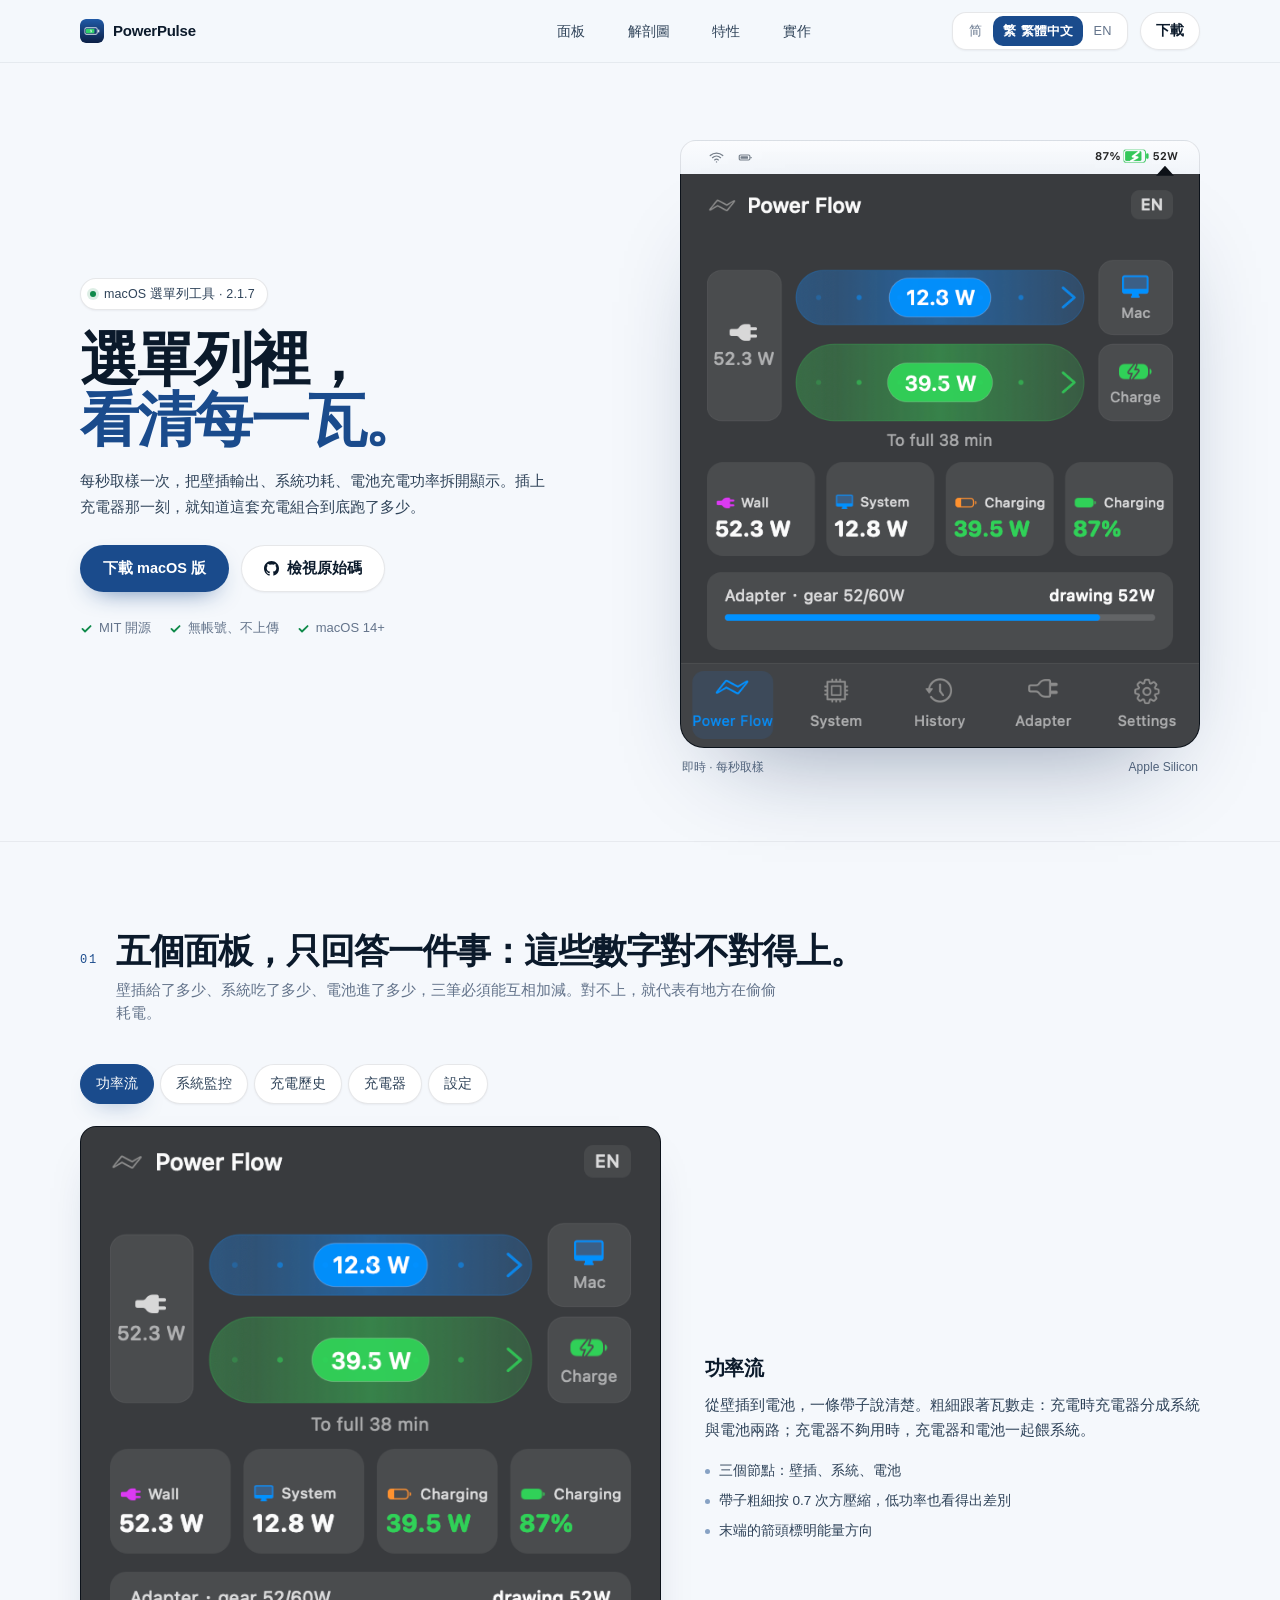
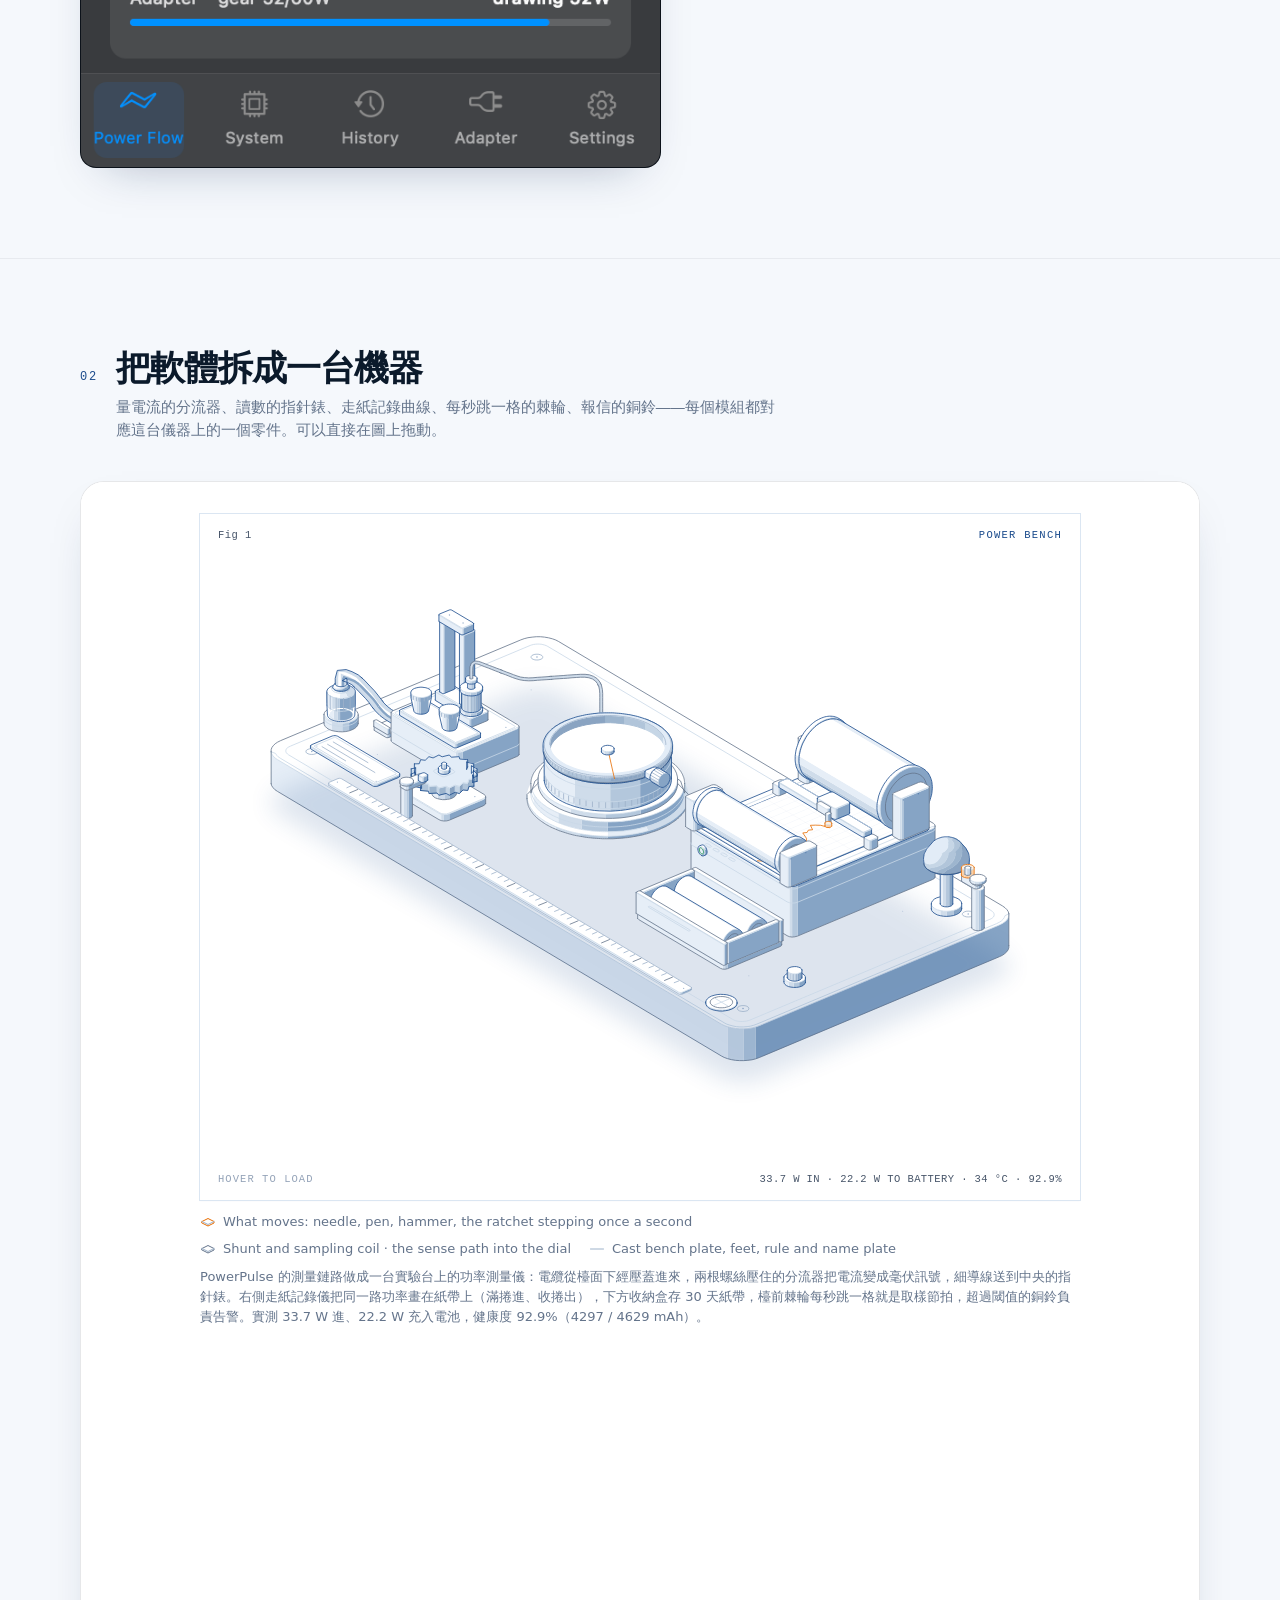
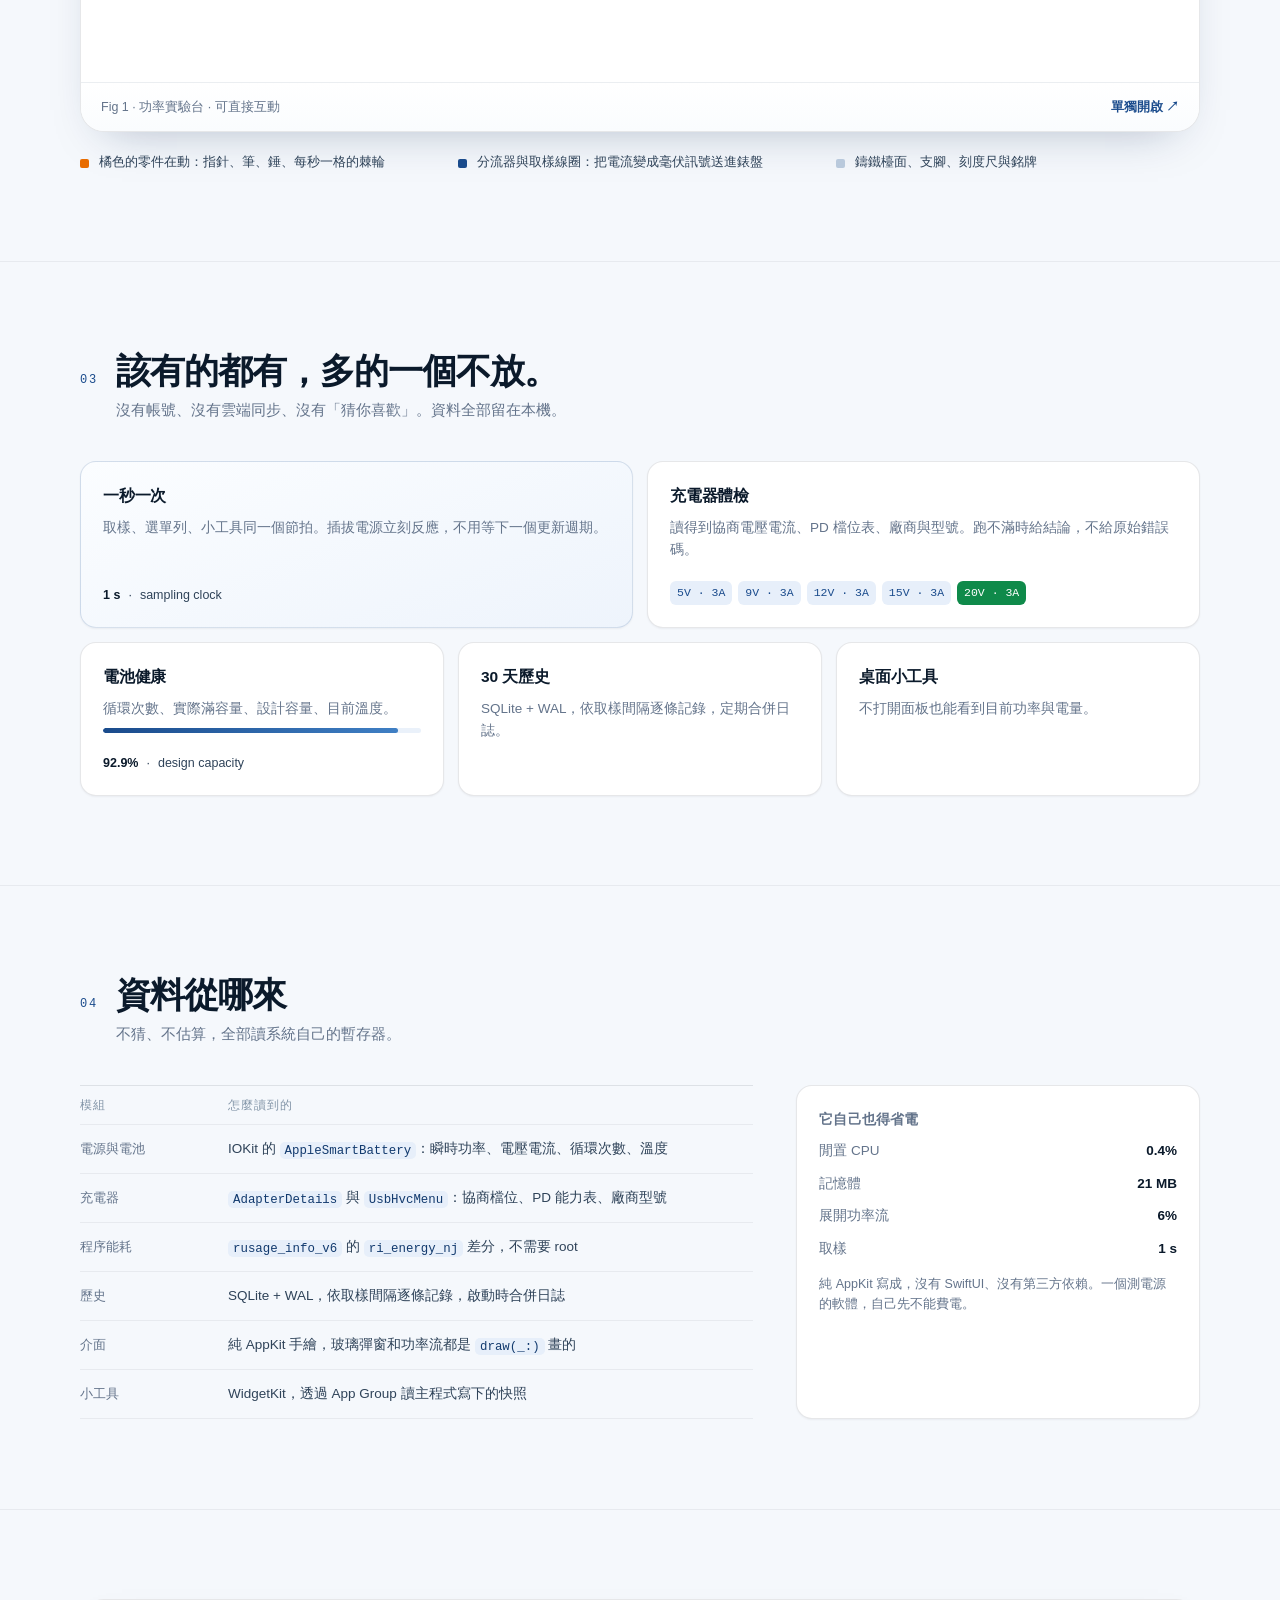
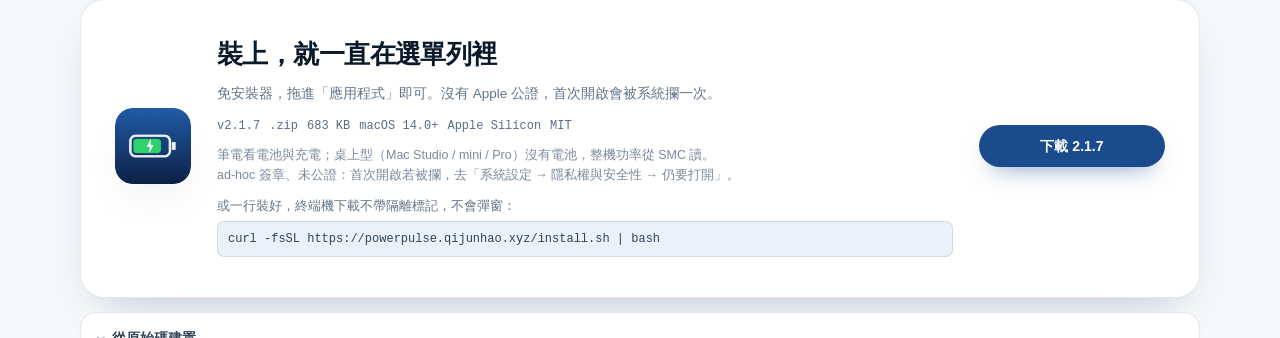
<file: docs/zh-hant/index.html>
<!DOCTYPE html>
<html lang="zh-Hant">
<head>
<meta charset="utf-8">
<meta name="viewport" content="width=device-width,initial-scale=1">
<meta name="color-scheme" content="light">
<title>PowerPulse — macOS 選單列工具 · 2.1.7</title>
<meta name="description" content="每秒取樣一次，把壁插輸出、系統功耗、電池充電功率拆開顯示。插上充電器那一刻，就知道這套充電組合到底跑了多少。">
<meta property="og:title" content="PowerPulse — macOS 選單列工具 · 2.1.7">
<meta property="og:description" content="每秒取樣一次，把壁插輸出、系統功耗、電池充電功率拆開顯示。插上充電器那一刻，就知道這套充電組合到底跑了多少。">
<meta property="og:image" content="https://powerpulse.qijunhao.xyz/img/og.png">
<meta property="og:type" content="website">
<link rel="icon" href="../img/favicon.png" sizes="32x32">
<link rel="apple-touch-icon" href="../img/appicon.png">
<link rel="stylesheet" href="../assets/site.css">
</head>
<body>
<a class="skip" href="#panels">跳到主要內容</a>

<nav class="nav"><div class="wrap nav-in">
  <a class="brand" href="../index.html"><img src="../img/appicon.png" alt=""><span>PowerPulse</span></a>
  <div class="nav-links"><a href="#panels">面板</a><a href="#anatomy">解剖圖</a><a href="#features">特性</a><a href="#specs">實作</a></div>
  <div class="nav-actions">
    <div class="lang"><a class="" href="../index.html" lang="zh-CN"><span class="abbr">简</span><span class="full"><span>简体中文</span></span></a><a class="on" href="index.html" lang="zh-Hant" aria-current="page"><span class="abbr">繁</span><span class="full"><span>繁體中文</span></span></a><a class="" href="../en/index.html" lang="en"><span class="abbr">EN</span><span class="full"><span>English</span></span></a></div>
    <a class="btn btn-ghost nav-dl" href="https://github.com/777cola/PowerPulse/releases/latest">下載</a>
  </div>
</div></nav>

<header class="wrap hero">
  <div>
    <span class="eyebrow"><i class="dot"></i>macOS 選單列工具 · 2.1.7</span>
    <h1><span class="ln">選單列裡，</span><span class="ln"><em>看清每一瓦。</em></span></h1>
    <p class="hero-sub">每秒取樣一次，把壁插輸出、系統功耗、電池充電功率拆開顯示。插上充電器那一刻，就知道這套充電組合到底跑了多少。</p>
    <div class="hero-cta">
      <a class="btn btn-primary" href="https://github.com/777cola/PowerPulse/releases/latest">下載 macOS 版</a>
      <a class="btn btn-ghost" href="https://github.com/777cola/PowerPulse">
        <svg width="15" height="15" viewBox="0 0 16 16" fill="currentColor"><path d="M8 0C3.58 0 0 3.58 0 8c0 3.54 2.29 6.53 5.47 7.59.4.07.55-.17.55-.38 0-.19-.01-.82-.01-1.49-2.01.37-2.53-.49-2.69-.94-.09-.23-.48-.94-.82-1.13-.28-.15-.68-.52-.01-.53.63-.01 1.08.58 1.23.82.72 1.21 1.87.87 2.33.66.07-.52.28-.87.51-1.07-1.78-.2-3.64-.89-3.64-3.95 0-.87.31-1.59.82-2.15-.08-.2-.36-1.02.08-2.12 0 0 .67-.21 2.2.82a7.4 7.4 0 0 1 2-.27c.68 0 1.36.09 2 .27 1.53-1.04 2.2-.82 2.2-.82.44 1.1.16 1.92.08 2.12.51.56.82 1.27.82 2.15 0 3.07-1.87 3.75-3.65 3.95.29.25.54.73.54 1.48 0 1.07-.01 1.93-.01 2.2 0 .21.15.46.55.38A8.01 8.01 0 0 0 16 8c0-4.42-3.58-8-8-8Z"/></svg>
        檢視原始碼</a>
    </div>
    <div class="chips"><span><svg viewBox="0 0 16 16" fill="none" stroke="currentColor" stroke-width="2.2" stroke-linecap="round" stroke-linejoin="round"><path d="M3 8.5l3.2 3.2L13 5"/></svg>MIT 開源</span><span><svg viewBox="0 0 16 16" fill="none" stroke="currentColor" stroke-width="2.2" stroke-linecap="round" stroke-linejoin="round"><path d="M3 8.5l3.2 3.2L13 5"/></svg>無帳號、不上傳</span><span><svg viewBox="0 0 16 16" fill="none" stroke="currentColor" stroke-width="2.2" stroke-linecap="round" stroke-linejoin="round"><path d="M3 8.5l3.2 3.2L13 5"/></svg>macOS 14+</span></div>
  </div>
  <div class="visual">
    <div class="menubar">
      <span class="apple"></span>
      <svg viewBox="0 0 24 24" fill="none" stroke="currentColor" stroke-width="2" stroke-linecap="round"><path d="M2 8.8a15 15 0 0 1 20 0"/><path d="M5.5 12.3a10 10 0 0 1 13 0"/><path d="M9 15.8a5 5 0 0 1 6 0"/><circle cx="12" cy="19" r="1.1" fill="currentColor" stroke="none"/></svg>
      <svg viewBox="0 0 24 24" fill="none" stroke="currentColor" stroke-width="1.8"><rect x="2" y="8" width="17" height="8" rx="2"/><path d="M21 11v2"/><rect x="4" y="10" width="12" height="4" rx="1" fill="currentColor" stroke="none"/></svg>
      <span class="spacer"></span>
      <img src="../img/statusitem.png" alt="PowerPulse menu bar item">
    </div>
    <div class="shot"><img src="../img/panel-flow-en.png" alt="PowerPulse power flow panel" width="640" height="932"></div>
    <div class="caption"><span>即時 · 每秒取樣</span><span>Apple Silicon</span></div>
  </div>
</header>

<main>
<section class="sec" id="panels"><div class="wrap">
  <div class="sec-head"><span class="num">01</span><div><h2>五個面板，只回答一件事：這些數字對不對得上。</h2><p>壁插給了多少、系統吃了多少、電池進了多少，三筆必須能互相加減。對不上，就代表有地方在偷偷耗電。</p></div></div>
  <div class="tabs"><input type="radio" name="panel" id="p1" checked><input type="radio" name="panel" id="p2"><input type="radio" name="panel" id="p3"><input type="radio" name="panel" id="p4"><input type="radio" name="panel" id="p5">
    <div class="tabs-bar"><label for="p1">功率流</label><label for="p2">系統監控</label><label for="p3">充電歷史</label><label for="p4">充電器</label><label for="p5">設定</label></div>
    <div class="tabs-body">
        <article class="tab-p" data-i="1">
          <figure class="tab-shot"><img src="../img/panel-flow-en.png" width="640" height="932"
            alt="功率流" loading="eager"></figure>
          <div class="tab-copy">
            <h3>功率流</h3>
            <p>從壁插到電池，一條帶子說清楚。粗細跟著瓦數走：充電時充電器分成系統與電池兩路；充電器不夠用時，充電器和電池一起餵系統。</p>
            <ul class="facts"><li>三個節點：壁插、系統、電池</li><li>帶子粗細按 0.7 次方壓縮，低功率也看得出差別</li><li>末端的箭頭標明能量方向</li></ul>
          </div>
        </article>
        <article class="tab-p" data-i="2">
          <figure class="tab-shot"><img src="../img/panel-monitor-en.png" width="640" height="932"
            alt="系統監控" loading="lazy"></figure>
          <div class="tab-copy">
            <h3>系統監控</h3>
            <p>CPU、GPU、記憶體佔用，加上一份依能耗排序的程序榜。</p>
            <ul class="facts"><li>CPU / GPU / 記憶體三項即時曲線</li><li>程序榜讀 rusage_info_v6，不需要 root</li><li>能耗以差分換算成瓦數顯示</li></ul>
          </div>
        </article>
        <article class="tab-p" data-i="3">
          <figure class="tab-shot"><img src="../img/panel-history-en.png" width="640" height="932"
            alt="充電歷史" loading="lazy"></figure>
          <div class="tab-copy">
            <h3>充電歷史</h3>
            <p>最近一次充進去多少 Wh、近一週每天多少，一鍵匯出 CSV。</p>
            <ul class="facts"><li>SQLite 寫入磁碟，跨日不遺失</li><li>最近一次充電結束後仍然保留</li><li>匯出失敗會直接說明原因，不會假裝成功</li></ul>
          </div>
        </article>
        <article class="tab-p" data-i="4">
          <figure class="tab-shot"><img src="../img/panel-adapter-en.png" width="640" height="932"
            alt="充電器" loading="lazy"></figure>
          <div class="tab-copy">
            <h3>充電器</h3>
            <p>協商到幾伏幾安、支援哪些 PD 檔位、為什麼沒跑滿。</p>
            <ul class="facts"><li>讀出廠商與型號（部分充電器不上報）</li><li>PD 檔位表標出目前使用的那一檔</li><li>跑不滿時給結論：涓流、溫控，還是線材</li></ul>
          </div>
        </article>
        <article class="tab-p" data-i="5">
          <figure class="tab-shot"><img src="../img/panel-settings-en.png" width="640" height="932"
            alt="設定" loading="lazy"></figure>
          <div class="tab-copy">
            <h3>設定</h3>
            <p>取樣間隔、歷史保留、通知閾值、選單列顯示與語言。</p>
            <ul class="facts"><li>選單列可顯示圖示 + 百分比 + 功率</li><li>低電量、充滿、高溫、慢充四類通知</li><li>簡體 / 繁體 / English</li></ul>
          </div>
        </article></div>
  </div>
</div></section>

<section class="sec" id="anatomy"><div class="wrap">
  <div class="sec-head"><span class="num">02</span><div><h2>把軟體拆成一台機器</h2><p>量電流的分流器、讀數的指針錶、走紙記錄曲線、每秒跳一格的棘輪、報信的銅鈴——每個模組都對應這台儀器上的一個零件。可以直接在圖上拖動。</p></div></div>
  <div class="anatomy">
    <iframe id="pb" src="../assets/powerbench.html?embed=1&lang=hant" title="PowerPulse anatomy" loading="lazy" height="880" scrolling="no"></iframe>
    <div class="anatomy-foot"><span>Fig 1 · 功率實驗台 · 可直接互動</span><a href="../assets/powerbench.html?lang=hant">單獨開啟 ↗</a></div>
  </div>
  <div class="keys"><div class="key"><i class="k1"></i><span>橘色的零件在動：指針、筆、錘、每秒一格的棘輪</span></div><div class="key"><i class="k2"></i><span>分流器與取樣線圈：把電流變成毫伏訊號送進錶盤</span></div><div class="key"><i class="k3"></i><span>鑄鐵檯面、支腳、刻度尺與銘牌</span></div></div>
</div></section>

<section class="sec" id="features"><div class="wrap">
  <div class="sec-head"><span class="num">03</span><div><h2>該有的都有，多的一個不放。</h2><p>沒有帳號、沒有雲端同步、沒有「猜你喜歡」。資料全部留在本機。</p></div></div>
  <div class="bento"><div class="cell w3 tint"><h3>一秒一次</h3><p>取樣、選單列、小工具同一個節拍。插拔電源立刻反應，不用等下一個更新週期。</p><div class="tick"><b>1 s</b><span>·</span><span>sampling clock</span></div></div><div class="cell w3"><h3>充電器體檢</h3><p>讀得到協商電壓電流、PD 檔位表、廠商與型號。跑不滿時給結論，不給原始錯誤碼。</p><div class="pill-row"><span class="pill">5V · 3A</span><span class="pill">9V · 3A</span><span class="pill">12V · 3A</span><span class="pill">15V · 3A</span><span class="pill now">20V · 3A</span></div></div><div class="cell w2"><h3>電池健康</h3><p>循環次數、實際滿容量、設計容量、目前溫度。</p><div class="bar"><i></i></div><div class="tick"><b>92.9%</b><span>·</span><span>design capacity</span></div></div><div class="cell w2"><h3>30 天歷史</h3><p>SQLite + WAL，依取樣間隔逐條記錄，定期合併日誌。</p></div><div class="cell w2"><h3>桌面小工具</h3><p>不打開面板也能看到目前功率與電量。</p></div></div>
</div></section>

<section class="sec" id="specs"><div class="wrap">
  <div class="sec-head"><span class="num">04</span><div><h2>資料從哪來</h2><p>不猜、不估算，全部讀系統自己的暫存器。</p></div></div>
  <div class="specs">
    <div class="rows-wrap"><div class="rows-head"><span>模組</span><span>怎麼讀到的</span></div><dl class="rows"><div><dt>電源與電池</dt><dd>IOKit 的 <code>AppleSmartBattery</code>：瞬時功率、電壓電流、循環次數、溫度</dd></div><div><dt>充電器</dt><dd><code>AdapterDetails</code> 與 <code>UsbHvcMenu</code>：協商檔位、PD 能力表、廠商型號</dd></div><div><dt>程序能耗</dt><dd><code>rusage_info_v6</code> 的 <code>ri_energy_nj</code> 差分，不需要 root</dd></div><div><dt>歷史</dt><dd>SQLite + WAL，依取樣間隔逐條記錄，啟動時合併日誌</dd></div><div><dt>介面</dt><dd>純 AppKit 手繪，玻璃彈窗和功率流都是 <code>draw(_:)</code> 畫的</dd></div><div><dt>小工具</dt><dd>WidgetKit，透過 App Group 讀主程式寫下的快照</dd></div></dl></div>
    <div class="side">
      <h3>它自己也得省電</h3>
      <dl><div><dt>閒置 CPU</dt><dd>0.4%</dd></div><div><dt>記憶體</dt><dd>21 MB</dd></div><div><dt>展開功率流</dt><dd>6%</dd></div><div><dt>取樣</dt><dd>1 s</dd></div></dl>
      <p class="note">純 AppKit 寫成，沒有 SwiftUI、沒有第三方依賴。一個測電源的軟體，自己先不能費電。</p>
    </div>
  </div>
</div></section>

<section class="sec" id="download"><div class="wrap">
  <div class="dl">
    <img src="../img/appicon.png" alt="PowerPulse icon">
    <div><h2>裝上，就一直在選單列裡</h2><p>免安裝器，拖進「應用程式」即可。沒有 Apple 公證，首次開啟會被系統攔一次。</p><div class="meta"><span>v2.1.7</span><span>.zip</span><span>683 KB</span><span>macOS 14.0+</span><span>Apple Silicon</span><span>MIT</span></div><p class="dl-note">筆電看電池與充電；桌上型（Mac Studio / mini / Pro）沒有電池，整機功率從 SMC 讀。<br>ad-hoc 簽章、未公證：首次開啟若被攔，去「系統設定 → 隱私權與安全性 → 仍要打開」。</p>
      <div class="dl-cmd"><span>或一行裝好，終端機下載不帶隔離標記，不會彈窗：</span><code>curl -fsSL https://powerpulse.qijunhao.xyz/install.sh | bash</code></div></div>
    <div class="dl-cta">
      <a class="btn btn-primary" href="https://github.com/777cola/PowerPulse/releases/latest">下載 2.1.7</a>
    </div>
  </div>
  <details class="build" id="build" open>
    <summary>從原始碼建置</summary>
    <pre><span class="c"># 需要 macOS 14+ 與命令列工具</span>
git clone https://github.com/777cola/PowerPulse.git
cd PowerPulse &amp;&amp; ./build_app.sh
<span class="c"># 產出 PowerPulse.app 與小工具</span></pre>
  </details>
</div></section>
</main>

<footer class="foot"><div class="wrap foot-in">
  <a class="brand" href="../index.html"><img src="../img/appicon.png" alt=""><span>PowerPulse</span></a>
  <span>© 2026 AutumnPants · PowerPulse</span>
  <div class="foot-links"><a href="https://github.com/777cola/PowerPulse">GitHub</a><a href="https://github.com/777cola/PowerPulse/issues">回報問題</a><a href="https://github.com/777cola/PowerPulse/blob/main/LICENSE">MIT</a></div>
</div></footer>

<script>
(function(){
  var f=document.getElementById('pb');
  addEventListener('message',function(e){
    if(!e.data||e.data.type!=='pb-height')return;
    var h=Math.max(420,Math.min(1200,Math.round(e.data.h)+2));
    if(Math.abs(f.getBoundingClientRect().height-h)>3)f.style.height=h+'px';
  });
})();
</script>

<!-- 语言切换：先播完胶囊展开动画，再跳转（三个语言是三张静态页） -->
<script>
(function(){
  var links = document.querySelectorAll('.lang a');
  var reduce = matchMedia('(prefers-reduced-motion: reduce)').matches;
  links.forEach(function(a){
    a.addEventListener('click', function(e){
      if (e.metaKey || e.ctrlKey || e.shiftKey || e.altKey || e.button !== 0) return;
      e.preventDefault();
      if (a.classList.contains('on')) return;
      links.forEach(function(x){ x.classList.remove('on'); });
      a.classList.add('on');
      setTimeout(function(){ location.href = a.href; }, reduce ? 0 : 280);
    });
  });
})();
</script>
</body>
</html>
</file>
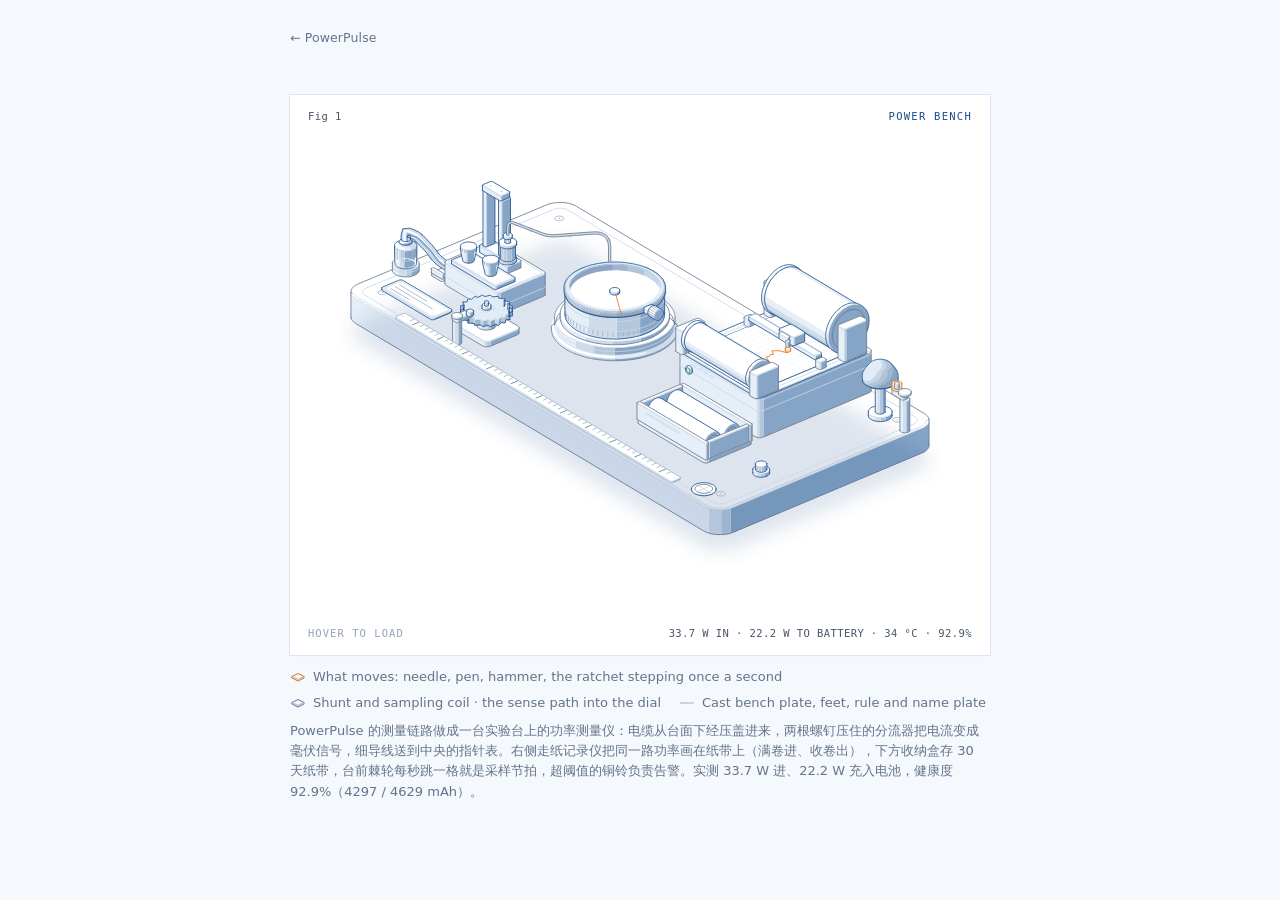
<file: docs/assets/powerbench.html>
<!doctype html><html lang="zh-CN"><head><meta charset="utf-8"><meta name="viewport" content="width=device-width, initial-scale=1"><title>PowerPulse · the measurement chain</title><style>
.iso{
  --anatomy-page:#0b0b0b;--anatomy-card:#131313;--anatomy-text:#a3a3a3;--anatomy-strong:#e6e6e6;--anatomy-muted:#6e6e6e;
  --anatomy-paper:#131313;--anatomy-face:#1b1b1b;--anatomy-top:#1c1c1c;
  --anatomy-shade-0:#0f0f0f;--anatomy-shade-1:#121212;--anatomy-shade-2:#151515;--anatomy-shade-3:#181818;
  --anatomy-lit-top:#262626;--anatomy-lit-shade:#1d1d1d;
  --anatomy-hi:#d4d4d4;--anatomy-mid:#6a6a6a;--anatomy-lo:#3e3e3e;--anatomy-faint:#2a2a2a;--anatomy-lit:#ffffff;
  --anatomy-halo:#050505;--anatomy-halo-opacity:.9;--anatomy-dot:#e6e6e6;
  --anatomy-red:#ff6b6b;--anatomy-green:#6be0a0;--anatomy-blue:#6b9bff;
  --anatomy-weight:.6px;--anatomy-ease:cubic-bezier(.32,.72,0,1);
  --anatomy-mono:ui-monospace,"SF Mono",Menlo,Consolas,monospace;
  --anatomy-lift:inset 0 1px 0 0 #ffffff0a,inset 0 0 0 1px #ffffff06,0 0 0 1px #00000026,0 1px 1px -.5px #00000014,0 3px 3px -1.5px #00000014,0 6px 6px -3px #00000014,0 12px 12px -6px #00000014;
}
.iso[data-theme="light"]{
  --anatomy-page:#f2f2ef;--anatomy-card:#fbfbfa;--anatomy-text:#57575a;--anatomy-strong:#18181a;--anatomy-muted:#8c8c90;
  --anatomy-paper:#fbfbfa;--anatomy-face:#ffffff;--anatomy-top:#ffffff;
  --anatomy-shade-0:#dcdcd9;--anatomy-shade-1:#e5e5e2;--anatomy-shade-2:#ededea;--anatomy-shade-3:#f4f4f1;
  --anatomy-lit-top:#ffffff;--anatomy-lit-shade:#eeeeeb;
  --anatomy-hi:#26262a;--anatomy-mid:#8a8a8f;--anatomy-lo:#b4b4b8;--anatomy-faint:#d4d4d6;--anatomy-lit:#000000;
  --anatomy-halo:#8a8a80;--anatomy-halo-opacity:.32;--anatomy-dot:#3a3a3e;
  --anatomy-red:#e5484d;--anatomy-green:#30a46c;--anatomy-blue:#3e63dd;
  --anatomy-lift:inset 0 1px 0 0 #ffffff,0 0 0 1px #0000000f,0 1px 1px -.5px #0000000a,0 3px 3px -1.5px #0000000a,0 6px 6px -3px #0000000a,0 12px 12px -6px #0000000a;
}
.iso-svg{display:block;width:100%;height:auto;overflow:visible}
.iso-svg path,.iso-svg circle{vector-effect:non-scaling-stroke}
.iso-fill{fill:var(--anatomy-paper);stroke:none}
.iso-solid[data-lit]>.iso-fill{fill:var(--anatomy-face)}
.iso-shade,.iso-top{stroke:none}
.iso-shade[data-shade="0"]{fill:var(--anatomy-shade-0)}
.iso-shade[data-shade="1"]{fill:var(--anatomy-shade-1)}
.iso-shade[data-shade="2"]{fill:var(--anatomy-shade-2)}
.iso-shade[data-shade="3"]{fill:var(--anatomy-shade-3)}
.iso-top{fill:var(--anatomy-top)}
.iso-solid[data-lit]>.iso-top{fill:var(--anatomy-lit-top)}
.iso-solid[data-lit]>.iso-shade{fill:var(--anatomy-lit-shade)}
.iso-solid[data-seamless]>.iso-shade,.iso-solid[data-seamless]>.iso-top{stroke-width:.4;stroke-linejoin:round}
.iso-solid[data-seamless]>.iso-shade[data-shade="0"]{stroke:var(--anatomy-shade-0)}
.iso-solid[data-seamless]>.iso-shade[data-shade="1"]{stroke:var(--anatomy-shade-1)}
.iso-solid[data-seamless]>.iso-shade[data-shade="2"]{stroke:var(--anatomy-shade-2)}
.iso-solid[data-seamless]>.iso-shade[data-shade="3"]{stroke:var(--anatomy-shade-3)}
.iso-solid[data-seamless]>.iso-top{stroke:var(--anatomy-top)}
.iso-solid[data-seamless][data-lit]>.iso-top{stroke:var(--anatomy-lit-top)}
.iso-solid[data-seamless][data-lit]>.iso-shade{stroke:var(--anatomy-lit-shade)}
.iso-solid[data-lit]>.iso-edge{stroke:var(--anatomy-lit)}
.iso-halo{fill:var(--anatomy-halo);stroke:none;filter:blur(9px);opacity:var(--anatomy-halo-opacity);transform:translateY(3px)}
.iso-line{fill:none;stroke:var(--anatomy-lo);stroke-width:var(--anatomy-weight);stroke-linecap:round;stroke-linejoin:round}
.iso-line[data-tone="hi"]{stroke:var(--anatomy-hi)}
.iso-line[data-tone="mid"]{stroke:var(--anatomy-mid)}
.iso-line[data-tone="lo"]{stroke:var(--anatomy-lo)}
.iso-line[data-tone="faint"]{stroke:var(--anatomy-faint)}
.iso-line[data-tone="lit"]{stroke:var(--anatomy-lit)}
.iso-line[data-tone="red"]{stroke:var(--anatomy-red)}
.iso-line[data-tone="green"]{stroke:var(--anatomy-green)}
.iso-line[data-tone="blue"]{stroke:var(--anatomy-blue)}
.iso-line[data-dotted]{stroke-dasharray:.01 3.5;stroke-width:1}
.iso-line[data-dashed]{stroke-dasharray:3 3}
.iso-line[data-flow]{stroke-dasharray:2 6}
.iso-wire-end{fill:var(--anatomy-paper);stroke:var(--anatomy-lo);stroke-width:var(--anatomy-weight)}
.iso-wire[data-tone="hi"] .iso-wire-end{stroke:var(--anatomy-hi)}
.iso-wire[data-tone="mid"] .iso-wire-end{stroke:var(--anatomy-mid)}
.iso-wire[data-tone="faint"] .iso-wire-end{stroke:var(--anatomy-faint)}
.iso-wire[data-tone="lit"] .iso-wire-end{stroke:var(--anatomy-lit)}
.iso-dots circle{fill:var(--anatomy-dot);stroke:none;opacity:.32}
.iso-dots[data-tone="hi"] circle{opacity:.85}
.iso-dots[data-tone="mid"] circle{opacity:.45}
.iso-dots[data-tone="lo"] circle{opacity:.22}
.iso-dots[data-tone="faint"] circle{opacity:.12}
.iso-face-text{fill:var(--anatomy-mid);font-family:var(--anatomy-mono);letter-spacing:.04em}
.iso-face-text[data-tone="hi"]{fill:var(--anatomy-hi)}
.iso-face-text[data-tone="lo"]{fill:var(--anatomy-lo)}
.iso-face-text[data-tone="faint"]{fill:var(--anatomy-faint)}
.tb-body{fill:var(--anatomy-shade-2);stroke:none}
.tb-shine{fill:var(--anatomy-top);stroke:none}
.tb-shade{fill:var(--anatomy-shade-0);stroke:none}
.tb-ring{fill:none;stroke:var(--anatomy-lo);stroke-width:.45;stroke-linecap:butt;stroke-linejoin:round}
.tb-ring[data-tone="mid"]{stroke:var(--anatomy-mid)}
.tb-ring[data-tone="faint"]{stroke:var(--anatomy-faint)}
.tb-ring[data-tone="hi"]{stroke:var(--anatomy-hi)}
@keyframes iso-flow{to{stroke-dashoffset:-32}}
@keyframes iso-pulse{0%,100%{opacity:.18}12%{opacity:1}40%{opacity:.18}}
.iso-line[data-flow]{animation:iso-flow 1600ms linear infinite}
.iso-dots circle[data-pulse]{animation:iso-pulse 1600ms steps(1,end) infinite;animation-delay:var(--pulse-at,0ms)}
.iso-figure{margin:32px 0 36px}
.iso-plate{position:relative;padding:52px 24px;border-radius:0;background:var(--anatomy-card);box-shadow:0 0 0 1px var(--anatomy-mid);--anatomy-paper:var(--anatomy-card)}
.iso-plate-corners{position:absolute;inset:18px 20px;pointer-events:none}
.iso-plate-corner{position:absolute;color:var(--anatomy-muted);font-family:var(--anatomy-mono);font-size:10.5px;line-height:1;letter-spacing:.04em;white-space:nowrap}
.iso-plate-corner[data-corner="fig"]{top:0;left:0;color:var(--anatomy-text)}
.iso-plate-corner[data-corner="title"]{top:0;right:0;text-transform:uppercase;letter-spacing:.1em}
.iso-plate-corner[data-corner="hint"]{bottom:0;left:0;text-transform:uppercase;letter-spacing:.1em}
.iso-plate-corner[data-corner="readout"]{right:0;bottom:0;color:var(--anatomy-text);font-variant-numeric:tabular-nums}
.iso-plate .iso-svg{margin:0 auto}
.iso-legend{display:grid;gap:8px;margin-top:12px;color:var(--anatomy-muted);font-size:13px;line-height:1.55}
.iso-keys{display:flex;flex-wrap:wrap;gap:6px 18px}
.iso-key{display:inline-flex;align-items:center;gap:7px}
.iso-swatch{width:16px;height:10px;flex:none;overflow:visible}
.iso-swatch path{fill:none;stroke:var(--anatomy-hi);stroke-width:1;vector-effect:non-scaling-stroke;stroke-linejoin:round;stroke-linecap:round}
.iso-swatch[data-mark="raised"] path,.iso-swatch[data-mark="flat"] path{stroke:var(--anatomy-mid)}
.iso-swatch[data-mark="lit"] path{stroke:var(--anatomy-lit)}
.iso-swatch[data-mark="dim"] path{stroke:var(--anatomy-lo)}
.iso-swatch[data-mark="dotted"] path{stroke-dasharray:.01 3;stroke-width:1.4}
.iso-swatch[data-mark="dashed"] path{stroke-dasharray:3 2.5}
.iso-swatch[data-mark="red"] path{stroke:var(--anatomy-red)}
.iso-swatch[data-mark="green"] path{stroke:var(--anatomy-green)}
.iso-swatch[data-mark="blue"] path{stroke:var(--anatomy-blue)}
.iso-swatch-crease{stroke:var(--anatomy-lo)!important}
@media (max-width:560px){.iso-plate{padding:48px 12px 70px}.iso-plate-corner[data-corner="hint"]{bottom:18px}}
@media (prefers-reduced-motion:reduce){.iso-line[data-flow],.iso-dots circle[data-pulse]{animation:none}}

*{box-sizing:border-box}
html{color-scheme:dark}
body[data-theme="light"]{color-scheme:light}
body{margin:0;background:var(--anatomy-page);color:var(--anatomy-text);font:14px/1.6 ui-sans-serif,system-ui,-apple-system,"Segoe UI",sans-serif;-webkit-font-smoothing:antialiased}
.iso-page{width:min(700px,100% - 32px);margin:64px auto 96px}
</style><style>
.iso[data-theme="light"]{
  --anatomy-page:#f5f8fc;--anatomy-card:#ffffff;
  --anatomy-text:#475569;--anatomy-strong:#1A4B8C;--anatomy-muted:#64748b;
  --anatomy-paper:#ffffff;--anatomy-face:#fbfdff;--anatomy-top:#ffffff;
  --anatomy-shade-0:#86a4c5;--anatomy-shade-1:#b3c7dc;--anatomy-shade-2:#cfdcea;--anatomy-shade-3:#e6eef7;
  --anatomy-lit-top:#fff1e2;--anatomy-lit-shade:#f8d0a8;
  --anatomy-hi:#1A4B8C;--anatomy-mid:#64748b;--anatomy-lo:#9db2ca;--anatomy-faint:#c9d8e8;--anatomy-lit:#E86C00;
  --anatomy-halo:#1A4B8C;--anatomy-halo-opacity:.14;--anatomy-dot:#1A4B8C;
  --anatomy-red:#c2410c;--anatomy-green:#0f8a4a;--anatomy-blue:#1A4B8C;
  --anatomy-weight:.8px;
}
.iso-solid.pb-strong>.iso-shade[data-shade="0"]{fill:#8aa4c2;stroke:#8aa4c2}
.iso-solid.pb-strong>.iso-shade[data-shade="1"]{fill:#9db5ce;stroke:#9db5ce}
.iso-solid.pb-strong>.iso-shade[data-shade="2"]{fill:#b1c5da;stroke:#b1c5da}
.iso-solid.pb-strong>.iso-shade[data-shade="3"]{fill:#c6d6e6;stroke:#c6d6e6}
.iso-solid.pb-strong>.iso-top{fill:#e2ecf7;stroke:#e2ecf7}
.iso-solid.pb-strong>.iso-edge{stroke:#1A4B8C}
.iso-page{width:min(700px,100% - 32px);margin:26px auto 96px}
.pb-back{display:inline-block;margin:2px 0 16px;font-size:12.5px;line-height:1.4;letter-spacing:.01em;color:#64748b;text-decoration:none;transition:color .15s ease}
.pb-back:hover,.pb-back:focus-visible{color:#1A4B8C}
.iso-plate{box-shadow:0 0 0 1px #dbe6f2,0 1px 2px #1a4b8c0a}
.iso-plate-corners{inset:16px 18px}
.iso-plate-corner[data-corner="title"]{color:#1A4B8C;letter-spacing:.12em}
.iso-plate-corner[data-corner="hint"]{color:#94a3b8}
.iso-legend{color:#64748b}
@media (max-width:560px){
  .iso-plate{padding:42px 6px 78px}
  .iso-plate-corners{inset:14px 10px}
  .iso-plate-corner{font-size:9.5px}
  .iso-plate-corner[data-corner="hint"]{bottom:0}
  .iso-plate-corner[data-corner="readout"]{bottom:17px}
  .iso-stage .iso-svg{transform:scale(1.07);transform-origin:50% 52%}
}
</style>
<style>
@media (hover: none){
  .iso-plate-corner[data-corner="hint"]{font-size:0}
  .iso-plate-corner[data-corner="hint"]::after{
    content:"Tap to load";font-size:11px;letter-spacing:.08em;text-transform:uppercase}
}
</style></head><body class="iso" data-theme="light"><main class="iso-page"><a class="pb-back" href="../index.html">← PowerPulse</a><figure class="iso-figure"><div class="iso-plate"><div class="iso-plate-corners" aria-hidden="true"><span class="iso-plate-corner" data-corner="fig">Fig 1</span><span class="iso-plate-corner" data-corner="title">Power bench</span><span class="iso-plate-corner" data-corner="hint">Hover to load</span><span class="iso-plate-corner" data-corner="readout" data-readout>33.7 W IN · 22.2 W TO BATTERY · 34 °C · 92.9%</span></div><div class="iso-stage" tabindex="0" role="slider" aria-label="Power bench: pointer or arrow keys set the wall load" aria-valuemin="4" aria-valuemax="58" aria-valuenow="33.7"><svg xmlns="http://www.w3.org/2000/svg" class="iso-svg" viewBox="0 0 600 420" role="img" aria-label="A power-measurement bench drawn in isometric view. A cord rises through a gland at the left into a two-screw terminal block, where a vertical shunt and its sampling coil turn the current into a small voltage; a fine sense wire carries it to the dial, whose needle reads the wall draw. To the right a strip-chart recorder draws the same power on paper running from a full supply roll to a take-up roll; an archive box below holds wound tapes, a brass bell at the back rings when draw passes its limit, and a ratchet wheel at the front steps one tooth a second for every sample."><defs>
  <pattern id="pbgrid" patternUnits="userSpaceOnUse" width="4" height="8" patternTransform="matrix(1.1351 0.6764 -1.3528 0.5676 436.09 149.95)">
    <rect width="4" height="8" fill="var(--anatomy-paper)"/>
    <path d="M0 0V8" stroke="var(--anatomy-faint)" stroke-width="0.22" fill="none"/>
    <path d="M0 0H4" stroke="var(--anatomy-faint)" stroke-width="0.16" fill="none"/>
  </pattern>
</defs><g class="iso-solid"><path class="iso-fill" d="M209.1 102.1L209.3 101.3L209.6 100.6L210 99.9L210.6 99.2L211.3 98.6L212.1 98L213.1 97.4L214.2 96.9L215.4 96.5L216.6 96.1L218 95.8L219.4 95.5L220.8 95.4L222.3 95.3L223.8 95.3L225.2 95.3L226.7 95.5L228.1 95.7L229.5 96L230.7 96.3L232 96.7L233.1 97.2L234.1 97.8L235 98.4L235.7 99L236.4 99.7L236.8 100.4L237.2 101.1L237.4 101.8L237.4 102.6L237.4 112L237.3 112.8L237 113.5L236.5 114.2L236 114.9L235.2 115.5L234.4 116.1L231.6 117.8L230.9 118.2L230.1 118.6L229.2 118.9L228.2 119.2L227.2 119.5L226.2 119.6L225.1 119.8L224 119.8L222.9 119.8L221.8 119.8L220.7 119.7L219.6 119.5L218.6 119.3L217.6 119L216.7 118.7L215.9 118.4L215.1 118L212.4 116.3L211.5 115.7L210.8 115.1L210.2 114.4L209.7 113.7L209.3 113L209.2 112.3L209.1 111.6Z"/><path class="iso-shade" data-shade="0" d="M233.8 114.1L233.7 115.3L233.1 116.6L231.8 117.7L230.1 118.6L227.9 119.3L225.5 119.7L223 119.8L223 107.6L225.5 107.5L227.9 107.1L230.1 106.4L231.8 105.4L233.1 104.3L233.7 103.1L233.8 101.8ZM209.2 103L209.3 101.3L210.2 99.6L211.9 98.1L214.2 96.9L217 96L220.2 95.4L223.6 95.3L223.6 104.7L220.2 104.9L217 105.5L214.2 106.4L211.9 107.6L210.2 109.1L209.3 110.8L209.2 112.5Z"/><path class="iso-shade" data-shade="1" d="M223 119.8L220.4 119.7L220.4 107.4L223 107.6ZM223.6 95.3L227 95.5L227 105L223.6 104.7Z"/><path class="iso-shade" data-shade="2" d="M220.4 119.7L218.1 119.2L216 118.4L216 106.2L218.1 106.9L220.4 107.4ZM227 95.5L230.2 96.2L232.9 97.2L232.9 106.6L230.2 105.6L227 105Z"/><path class="iso-shade" data-shade="3" d="M216 118.4L214.4 117.4L213.3 116.3L213.3 104.1L214.4 105.2L216 106.2ZM232.9 97.2L235.1 98.5L236.6 100L236.6 109.5L235.1 107.9L232.9 106.6Z"/><path class="iso-top" d="M213.3 116.3L212.7 115L212.7 102.8L213.3 104.1ZM236.6 100L237.3 101.7L237.3 111.1L236.6 109.5ZM232.3 117.2L229.5 118.1L226.3 118.7L222.9 118.9L219.5 118.6L216.4 118L213.6 117L211.4 115.7L209.9 114.1L209.2 112.5L209.3 110.8L210.2 109.1L211.9 107.6L214.2 106.4L217 105.5L220.2 104.9L223.6 104.7L227 105L230.2 105.6L232.9 106.6L235.1 107.9L236.6 109.5L237.3 111.1L237.2 112.8L236.3 114.5L234.7 116L232.3 117.2L230.1 115.9L231.8 114.9L233.1 113.8L233.7 112.6L233.8 111.3L233.3 110.1L232.1 108.9L230.5 107.9L228.4 107.2L226.1 106.7L223.5 106.5L221 106.6L218.6 107L216.4 107.7L214.7 108.7L213.5 109.8L212.8 111L212.7 112.3L213.3 113.5L214.4 114.7L216 115.7L218.1 116.4L220.4 116.9L223 117.1L225.5 117L227.9 116.6L230.1 115.9ZM230.1 115.9L227.9 116.6L225.5 117L223 117.1L220.4 116.9L218.1 116.4L216 115.7L214.4 114.7L213.3 113.5L212.7 112.3L212.8 111L213.5 109.8L214.7 108.7L216.4 107.7L218.6 107L221 106.6L223.5 106.5L226.1 106.7L228.4 107.2L230.5 107.9L232.1 108.9L233.3 110.1L233.8 111.3L233.7 112.6L233.1 113.8L231.8 114.9L230.1 115.9L223.3 111.8L223.3 111.8L223.3 111.8L223.3 111.8L223.3 111.8L223.3 111.8L223.3 111.8L223.3 111.8L223.3 111.8L223.3 111.8L223.3 111.8L223.3 111.8L223.3 111.8L223.3 111.8L223.3 111.8L223.3 111.8L223.3 111.8L223.3 111.8L223.3 111.8L223.3 111.8L223.3 111.8L223.3 111.8L223.3 111.8L223.3 111.8L223.3 111.8L223.3 111.8L223.3 111.8Z"/><path class="iso-line iso-crease" data-tone="faint" d="M209.1 111.8L209.2 111.1L209.4 110.3L209.8 109.6L210.4 108.9L211 108.3L211.8 107.6L212.8 107.1L213.8 106.5L215 106.1L216.2 105.7L217.5 105.3L218.9 105.1L220.3 104.9L221.8 104.8L223.3 104.7L224.7 104.8L226.2 104.9L227.6 105.1L229 105.3L230.3 105.7L231.6 106.1L232.7 106.5L233.8 107.1L234.7 107.6L235.5 108.3L236.2 108.9L236.7 109.6L237.1 110.3L237.3 111.1L237.4 111.8M223.3 117.1L221.8 117L220.3 116.9L219 116.6L217.6 116.3L216.4 115.9L215.4 115.3L214.5 114.8L213.7 114.1L213.2 113.4L212.8 112.7L212.7 112L212.7 111.2L213 110.5L213.4 109.8L214.1 109.1L214.9 108.5L215.9 108L217 107.5L218.3 107.1L219.6 106.8L221.1 106.6L222.5 106.5L224 106.5L225.5 106.6L226.9 106.8L228.2 107.1L229.5 107.5L230.6 108L231.6 108.5L232.4 109.1L233.1 109.8L233.5 110.5L233.8 111.2L233.8 112L233.7 112.7L233.3 113.4L232.8 114.1L232 114.8L231.1 115.3L230.1 115.9L228.9 116.3L227.6 116.6L226.2 116.9L224.7 117L223.3 117.1"/><path class="iso-line iso-edge" data-tone="lo" d="M209.1 102.1L209.3 101.3L209.6 100.6L210 99.9L210.6 99.2L211.3 98.6L212.1 98L213.1 97.4L214.2 96.9L215.4 96.5L216.6 96.1L218 95.8L219.4 95.5L220.8 95.4L222.3 95.3L223.8 95.3L225.2 95.3L226.7 95.5L228.1 95.7L229.5 96L230.7 96.3L232 96.7L233.1 97.2L234.1 97.8L235 98.4L235.7 99L236.4 99.7L236.8 100.4L237.2 101.1L237.4 101.8L237.4 102.6L237.4 112L237.3 112.8L237 113.5L236.5 114.2L236 114.9L235.2 115.5L234.4 116.1L231.6 117.8L230.9 118.2L230.1 118.6L229.2 118.9L228.2 119.2L227.2 119.5L226.2 119.6L225.1 119.8L224 119.8L222.9 119.8L221.8 119.8L220.7 119.7L219.6 119.5L218.6 119.3L217.6 119L216.7 118.7L215.9 118.4L215.1 118L212.4 116.3L211.5 115.7L210.8 115.1L210.2 114.4L209.7 113.7L209.3 113L209.2 112.3L209.1 111.6Z"/></g>
<g class="iso-solid"><path class="iso-fill" d="M76.6 157.7L76.7 157L77 156.2L77.4 155.5L78 154.8L78.7 154.2L79.6 153.6L80.5 153L81.6 152.5L82.8 152.1L84.1 151.7L85.4 151.4L86.8 151.1L88.2 151L89.7 150.9L91.2 150.9L92.7 150.9L94.1 151.1L95.5 151.3L96.9 151.6L98.2 151.9L99.4 152.4L100.5 152.9L101.5 153.4L102.4 154L103.2 154.6L103.8 155.3L104.3 156L104.6 156.7L104.8 157.4L104.8 158.2L104.8 167.7L104.7 168.4L104.4 169.1L104 169.8L103.4 170.5L102.7 171.2L101.8 171.8L99 173.4L98.3 173.9L97.5 174.2L96.6 174.6L95.7 174.8L94.7 175.1L93.6 175.3L92.5 175.4L91.4 175.5L90.3 175.5L89.2 175.4L88.1 175.3L87.1 175.2L86 174.9L85.1 174.7L84.2 174.3L83.3 174L82.6 173.6L79.9 172L79 171.4L78.2 170.7L77.6 170.1L77.1 169.4L76.8 168.6L76.6 167.9L76.6 167.2Z"/><path class="iso-shade" data-shade="0" d="M101.2 169.7L101.2 171L100.5 172.2L99.2 173.3L97.5 174.2L95.4 174.9L92.9 175.3L90.4 175.5L90.4 163.2L92.9 163.1L95.4 162.7L97.5 162L99.2 161.1L100.5 159.9L101.2 158.7L101.2 157.4ZM76.6 158.6L76.7 156.9L77.6 155.3L79.3 153.8L81.6 152.5L84.5 151.6L87.7 151L91.1 150.9L91.1 160.4L87.7 160.5L84.5 161.1L81.6 162L79.3 163.3L77.6 164.7L76.7 166.4L76.6 168.1Z"/><path class="iso-shade" data-shade="1" d="M90.4 175.5L87.9 175.3L87.9 163L90.4 163.2ZM91.1 150.9L94.4 151.1L94.4 160.6L91.1 160.4Z"/><path class="iso-shade" data-shade="2" d="M87.9 175.3L85.5 174.8L83.4 174L83.4 161.8L85.5 162.6L87.9 163ZM94.4 151.1L97.6 151.8L100.3 152.8L100.3 162.3L97.6 161.3L94.4 160.6Z"/><path class="iso-shade" data-shade="3" d="M83.4 174L81.8 173.1L80.7 171.9L80.7 159.7L81.8 160.8L83.4 161.8ZM100.3 152.8L102.5 154.1L104 155.6L104 165.1L102.5 163.6L100.3 162.3Z"/><path class="iso-top" d="M80.7 171.9L80.1 170.7L80.1 158.4L80.7 159.7ZM104 155.6L104.8 157.3L104.8 166.8L104 165.1ZM99.8 172.8L96.9 173.8L93.7 174.3L90.3 174.5L86.9 174.2L83.8 173.6L81 172.6L78.8 171.3L77.3 169.7L76.6 168.1L76.7 166.4L77.6 164.7L79.3 163.3L81.6 162L84.5 161.1L87.7 160.5L91.1 160.4L94.4 160.6L97.6 161.3L100.3 162.3L102.5 163.6L104 165.1L104.8 166.8L104.7 168.5L103.8 170.1L102.1 171.6L99.8 172.8L97.5 171.5L99.2 170.5L100.5 169.4L101.2 168.2L101.2 166.9L100.7 165.7L99.6 164.5L97.9 163.5L95.9 162.8L93.5 162.3L91 162.1L88.4 162.2L86 162.7L83.9 163.4L82.1 164.3L80.9 165.4L80.2 166.6L80.1 167.9L80.7 169.2L81.8 170.3L83.4 171.3L85.5 172L87.9 172.5L90.4 172.7L92.9 172.6L95.4 172.2L97.5 171.5ZM97.5 171.5L95.4 172.2L92.9 172.6L90.4 172.7L87.9 172.5L85.5 172L83.4 171.3L81.8 170.3L80.7 169.2L80.1 167.9L80.2 166.6L80.9 165.4L82.1 164.3L83.9 163.4L86 162.7L88.4 162.2L91 162.1L93.5 162.3L95.9 162.8L97.9 163.5L99.6 164.5L100.7 165.7L101.2 166.9L101.2 168.2L100.5 169.4L99.2 170.5L97.5 171.5L90.7 167.4L90.7 167.4L90.7 167.4L90.7 167.4L90.7 167.4L90.7 167.4L90.7 167.4L90.7 167.4L90.7 167.4L90.7 167.4L90.7 167.4L90.7 167.4L90.7 167.4L90.7 167.4L90.7 167.4L90.7 167.4L90.7 167.4L90.7 167.4L90.7 167.4L90.7 167.4L90.7 167.4L90.7 167.4L90.7 167.4L90.7 167.4L90.7 167.4L90.7 167.4L90.7 167.4Z"/><path class="iso-line iso-crease" data-tone="faint" d="M76.6 167.4L76.6 166.7L76.9 166L77.3 165.2L77.8 164.5L78.5 163.9L79.3 163.3L80.2 162.7L81.2 162.2L82.4 161.7L83.6 161.3L84.9 161L86.3 160.7L87.7 160.5L89.2 160.4L90.7 160.4L92.2 160.4L93.6 160.5L95.1 160.7L96.4 161L97.8 161.3L99 161.7L100.1 162.2L101.2 162.7L102.1 163.3L102.9 163.9L103.6 164.5L104.1 165.2L104.5 166L104.7 166.7L104.8 167.4M90.7 172.7L89.2 172.7L87.8 172.5L86.4 172.3L85.1 171.9L83.9 171.5L82.8 171L81.9 170.4L81.2 169.7L80.6 169.1L80.3 168.3L80.1 167.6L80.1 166.9L80.4 166.1L80.9 165.4L81.5 164.8L82.3 164.2L83.3 163.6L84.5 163.1L85.7 162.7L87.1 162.4L88.5 162.2L89.9 162.1L91.4 162.1L92.9 162.2L94.3 162.4L95.7 162.7L96.9 163.1L98 163.6L99 164.2L99.9 164.8L100.5 165.4L101 166.1L101.2 166.9L101.3 167.6L101.1 168.3L100.8 169.1L100.2 169.7L99.5 170.4L98.6 171L97.5 171.5L96.3 171.9L95 172.3L93.6 172.5L92.2 172.7L90.7 172.7"/><path class="iso-line iso-edge" data-tone="lo" d="M76.6 157.7L76.7 157L77 156.2L77.4 155.5L78 154.8L78.7 154.2L79.6 153.6L80.5 153L81.6 152.5L82.8 152.1L84.1 151.7L85.4 151.4L86.8 151.1L88.2 151L89.7 150.9L91.2 150.9L92.7 150.9L94.1 151.1L95.5 151.3L96.9 151.6L98.2 151.9L99.4 152.4L100.5 152.9L101.5 153.4L102.4 154L103.2 154.6L103.8 155.3L104.3 156L104.6 156.7L104.8 157.4L104.8 158.2L104.8 167.7L104.7 168.4L104.4 169.1L104 169.8L103.4 170.5L102.7 171.2L101.8 171.8L99 173.4L98.3 173.9L97.5 174.2L96.6 174.6L95.7 174.8L94.7 175.1L93.6 175.3L92.5 175.4L91.4 175.5L90.3 175.5L89.2 175.4L88.1 175.3L87.1 175.2L86 174.9L85.1 174.7L84.2 174.3L83.3 174L82.6 173.6L79.9 172L79 171.4L78.2 170.7L77.6 170.1L77.1 169.4L76.8 168.6L76.6 167.9L76.6 167.2Z"/></g>
<g class="iso-solid"><path class="iso-fill" d="M495.2 272.5L495.3 271.8L495.6 271.1L496 270.4L496.6 269.7L497.3 269L498.2 268.4L499.2 267.9L500.2 267.4L501.4 266.9L502.7 266.5L504 266.2L505.4 266L506.9 265.8L508.3 265.7L509.8 265.7L511.3 265.8L512.7 265.9L514.1 266.1L515.5 266.4L516.8 266.8L518 267.2L519.1 267.7L520.1 268.2L521 268.8L521.8 269.5L522.4 270.1L522.9 270.8L523.2 271.5L523.4 272.3L523.4 273L523.4 282.5L523.3 283.2L523 284L522.6 284.7L522 285.3L521.3 286L520.4 286.6L517.7 288.3L516.9 288.7L516.1 289.1L515.2 289.4L514.3 289.7L513.3 289.9L512.2 290.1L511.2 290.2L510.1 290.3L508.9 290.3L507.8 290.2L506.8 290.1L505.7 290L504.7 289.8L503.7 289.5L502.8 289.2L502 288.8L501.2 288.4L498.5 286.8L497.6 286.2L496.8 285.6L496.2 284.9L495.7 284.2L495.4 283.5L495.2 282.7L495.2 282Z"/><path class="iso-shade" data-shade="0" d="M519.9 284.5L519.8 285.8L519.1 287L517.9 288.1L516.1 289.1L514 289.8L511.6 290.2L509 290.3L509 278.1L511.6 277.9L514 277.5L516.1 276.8L517.9 275.9L519.1 274.8L519.8 273.5L519.9 272.3ZM495.2 273.4L495.3 271.7L496.2 270.1L497.9 268.6L500.2 267.4L503.1 266.4L506.3 265.9L509.7 265.7L509.7 275.2L506.3 275.3L503.1 275.9L500.2 276.8L497.9 278.1L496.2 279.6L495.3 281.2L495.2 282.9Z"/><path class="iso-shade" data-shade="1" d="M509 290.3L506.5 290.1L506.5 277.9L509 278.1ZM509.7 265.7L513.1 266L513.1 275.4L509.7 275.2Z"/><path class="iso-shade" data-shade="2" d="M506.5 290.1L504.1 289.6L502.1 288.9L502.1 276.6L504.1 277.4L506.5 277.9ZM513.1 266L516.2 266.6L519 267.6L519 277.1L516.2 276.1L513.1 275.4Z"/><path class="iso-shade" data-shade="3" d="M502.1 288.9L500.4 287.9L499.3 286.7L499.3 274.5L500.4 275.7L502.1 276.6ZM519 267.6L521.2 268.9L522.7 270.4L522.7 279.9L521.2 278.4L519 277.1Z"/><path class="iso-top" d="M499.3 286.7L498.8 285.5L498.8 273.3L499.3 274.5ZM522.7 270.4L523.4 272.1L523.4 281.6L522.7 279.9ZM518.4 287.7L515.5 288.6L512.3 289.2L508.9 289.3L505.6 289.1L502.4 288.4L499.7 287.4L497.5 286.1L496 284.6L495.2 282.9L495.3 281.2L496.2 279.6L497.9 278.1L500.2 276.8L503.1 275.9L506.3 275.3L509.7 275.2L513.1 275.4L516.2 276.1L519 277.1L521.2 278.4L522.7 279.9L523.4 281.6L523.3 283.3L522.4 284.9L520.7 286.4L518.4 287.7L516.1 286.3L517.9 285.4L519.1 284.3L519.8 283L519.9 281.8L519.3 280.5L518.2 279.4L516.6 278.4L514.5 277.6L512.1 277.1L509.6 277L507.1 277.1L504.6 277.5L502.5 278.2L500.8 279.1L499.5 280.2L498.8 281.5L498.8 282.7L499.3 284L500.4 285.1L502.1 286.1L504.1 286.9L506.5 287.4L509 287.5L511.6 287.4L514 287L516.1 286.3ZM516.1 286.3L514 287L511.6 287.4L509 287.5L506.5 287.4L504.1 286.9L502.1 286.1L500.4 285.1L499.3 284L498.8 282.7L498.8 281.5L499.5 280.2L500.8 279.1L502.5 278.2L504.6 277.5L507.1 277.1L509.6 277L512.1 277.1L514.5 277.6L516.6 278.4L518.2 279.4L519.3 280.5L519.9 281.8L519.8 283L519.1 284.3L517.9 285.4L516.1 286.3L509.3 282.3L509.3 282.3L509.3 282.3L509.3 282.3L509.3 282.3L509.3 282.3L509.3 282.3L509.3 282.3L509.3 282.3L509.3 282.3L509.3 282.3L509.3 282.3L509.3 282.3L509.3 282.3L509.3 282.3L509.3 282.3L509.3 282.3L509.3 282.3L509.3 282.3L509.3 282.3L509.3 282.3L509.3 282.3L509.3 282.3L509.3 282.3L509.3 282.3L509.3 282.3L509.3 282.3Z"/><path class="iso-line iso-crease" data-tone="faint" d="M495.2 282.3L495.3 281.5L495.5 280.8L495.9 280.1L496.4 279.4L497.1 278.7L497.9 278.1L498.8 277.5L499.9 277L501 276.5L502.2 276.1L503.6 275.8L504.9 275.5L506.4 275.3L507.8 275.2L509.3 275.2L510.8 275.2L512.3 275.3L513.7 275.5L515.1 275.8L516.4 276.1L517.6 276.5L518.8 277L519.8 277.5L520.7 278.1L521.5 278.7L522.2 279.4L522.7 280.1L523.1 280.8L523.4 281.5L523.4 282.3M509.3 287.5L507.8 287.5L506.4 287.3L505 287.1L503.7 286.7L502.5 286.3L501.4 285.8L500.5 285.2L499.8 284.6L499.2 283.9L498.9 283.2L498.7 282.4L498.8 281.7L499 281L499.5 280.3L500.1 279.6L501 279L502 278.4L503.1 278L504.3 277.6L505.7 277.3L507.1 277.1L508.6 277L510.1 277L511.5 277.1L512.9 277.3L514.3 277.6L515.5 278L516.7 278.4L517.7 279L518.5 279.6L519.1 280.3L519.6 281L519.9 281.7L519.9 282.4L519.7 283.2L519.4 283.9L518.8 284.6L518.1 285.2L517.2 285.8L516.1 286.3L514.9 286.7L513.6 287.1L512.2 287.3L510.8 287.5L509.3 287.5"/><path class="iso-line iso-edge" data-tone="lo" d="M495.2 272.5L495.3 271.8L495.6 271.1L496 270.4L496.6 269.7L497.3 269L498.2 268.4L499.2 267.9L500.2 267.4L501.4 266.9L502.7 266.5L504 266.2L505.4 266L506.9 265.8L508.3 265.7L509.8 265.7L511.3 265.8L512.7 265.9L514.1 266.1L515.5 266.4L516.8 266.8L518 267.2L519.1 267.7L520.1 268.2L521 268.8L521.8 269.5L522.4 270.1L522.9 270.8L523.2 271.5L523.4 272.3L523.4 273L523.4 282.5L523.3 283.2L523 284L522.6 284.7L522 285.3L521.3 286L520.4 286.6L517.7 288.3L516.9 288.7L516.1 289.1L515.2 289.4L514.3 289.7L513.3 289.9L512.2 290.1L511.2 290.2L510.1 290.3L508.9 290.3L507.8 290.2L506.8 290.1L505.7 290L504.7 289.8L503.7 289.5L502.8 289.2L502 288.8L501.2 288.4L498.5 286.8L497.6 286.2L496.8 285.6L496.2 284.9L495.7 284.2L495.4 283.5L495.2 282.7L495.2 282Z"/></g>
<g class="iso-solid"><path class="iso-fill" d="M362.6 328.1L362.7 327.4L363 326.7L363.5 326L364 325.3L364.8 324.6L365.6 324L366.6 323.5L367.7 323L368.8 322.5L370.1 322.2L371.4 321.8L372.8 321.6L374.3 321.4L375.8 321.3L377.2 321.3L378.7 321.4L380.2 321.5L381.6 321.8L382.9 322L384.2 322.4L385.4 322.8L386.6 323.3L387.6 323.8L388.5 324.4L389.2 325.1L389.8 325.7L390.3 326.4L390.7 327.2L390.8 327.9L390.9 328.6L390.9 338.1L390.7 338.9L390.4 339.6L390 340.3L389.4 341L388.7 341.6L387.9 342.2L385.1 343.9L384.4 344.3L383.6 344.7L382.7 345L381.7 345.3L380.7 345.5L379.7 345.7L378.6 345.8L377.5 345.9L376.4 345.9L375.3 345.9L374.2 345.8L373.1 345.6L372.1 345.4L371.1 345.1L370.2 344.8L369.4 344.4L368.6 344L365.9 342.4L365 341.8L364.3 341.2L363.6 340.5L363.2 339.8L362.8 339.1L362.6 338.4L362.6 337.6Z"/><path class="iso-shade" data-shade="0" d="M387.3 340.1L387.2 341.4L386.5 342.6L385.3 343.8L383.6 344.7L381.4 345.4L379 345.8L376.5 345.9L376.5 333.7L379 333.6L381.4 333.1L383.6 332.4L385.3 331.5L386.5 330.4L387.2 329.2L387.3 327.9ZM362.7 329.1L362.8 327.4L363.7 325.7L365.3 324.2L367.7 323L370.5 322L373.7 321.5L377.1 321.3L377.1 330.8L373.7 331L370.5 331.5L367.7 332.5L365.3 333.7L363.7 335.2L362.8 336.8L362.7 338.5Z"/><path class="iso-shade" data-shade="1" d="M376.5 345.9L373.9 345.7L373.9 333.5L376.5 333.7ZM377.1 321.3L380.5 321.6L380.5 331.1L377.1 330.8Z"/><path class="iso-shade" data-shade="2" d="M373.9 345.7L371.6 345.2L369.5 344.5L369.5 332.3L371.6 333L373.9 333.5ZM380.5 321.6L383.6 322.2L386.4 323.2L386.4 332.7L383.6 331.7L380.5 331.1Z"/><path class="iso-shade" data-shade="3" d="M369.5 344.5L367.9 343.5L366.7 342.4L366.7 330.1L367.9 331.3L369.5 332.3ZM386.4 323.2L388.6 324.5L390.1 326.1L390.1 335.5L388.6 334L386.4 332.7Z"/><path class="iso-top" d="M366.7 342.4L366.2 341.1L366.2 328.9L366.7 330.1ZM390.1 326.1L390.8 327.7L390.8 337.2L390.1 335.5ZM385.8 343.3L383 344.2L379.8 344.8L376.4 344.9L373 344.7L369.8 344L367.1 343L364.9 341.7L363.4 340.2L362.7 338.5L362.8 336.8L363.7 335.2L365.3 333.7L367.7 332.5L370.5 331.5L373.7 331L377.1 330.8L380.5 331.1L383.6 331.7L386.4 332.7L388.6 334L390.1 335.5L390.8 337.2L390.7 338.9L389.8 340.6L388.1 342L385.8 343.3L383.6 341.9L385.3 341L386.5 339.9L387.2 338.7L387.3 337.4L386.7 336.1L385.6 335L384 334L381.9 333.2L379.6 332.8L377 332.6L374.5 332.7L372.1 333.1L369.9 333.8L368.2 334.7L366.9 335.9L366.3 337.1L366.2 338.4L366.7 339.6L367.9 340.8L369.5 341.7L371.6 342.5L373.9 343L376.5 343.2L379 343L381.4 342.6L383.6 341.9ZM383.6 341.9L381.4 342.6L379 343L376.5 343.2L373.9 343L371.6 342.5L369.5 341.7L367.9 340.8L366.7 339.6L366.2 338.4L366.3 337.1L366.9 335.9L368.2 334.7L369.9 333.8L372.1 333.1L374.5 332.7L377 332.6L379.6 332.8L381.9 333.2L384 334L385.6 335L386.7 336.1L387.3 337.4L387.2 338.7L386.5 339.9L385.3 341L383.6 341.9L376.7 337.9L376.7 337.9L376.7 337.9L376.7 337.9L376.7 337.9L376.7 337.9L376.7 337.9L376.7 337.9L376.7 337.9L376.7 337.9L376.7 337.9L376.7 337.9L376.7 337.9L376.7 337.9L376.7 337.9L376.7 337.9L376.7 337.9L376.7 337.9L376.7 337.9L376.7 337.9L376.7 337.9L376.7 337.9L376.7 337.9L376.7 337.9L376.7 337.9L376.7 337.9L376.7 337.9Z"/><path class="iso-line iso-crease" data-tone="faint" d="M362.6 337.9L362.7 337.1L362.9 336.4L363.3 335.7L363.8 335L364.5 334.3L365.3 333.7L366.2 333.1L367.3 332.6L368.4 332.2L369.7 331.8L371 331.4L372.4 331.2L373.8 331L375.3 330.8L376.7 330.8L378.2 330.8L379.7 331L381.1 331.2L382.5 331.4L383.8 331.8L385 332.2L386.2 332.6L387.2 333.1L388.2 333.7L389 334.3L389.6 335L390.2 335.7L390.6 336.4L390.8 337.1L390.9 337.9M376.7 343.2L375.3 343.1L373.8 343L372.4 342.7L371.1 342.4L369.9 341.9L368.9 341.4L368 340.8L367.2 340.2L366.7 339.5L366.3 338.8L366.2 338.1L366.2 337.3L366.5 336.6L366.9 335.9L367.6 335.2L368.4 334.6L369.4 334.1L370.5 333.6L371.8 333.2L373.1 332.9L374.5 332.7L376 332.6L377.5 332.6L378.9 332.7L380.4 332.9L381.7 333.2L383 333.6L384.1 334.1L385.1 334.6L385.9 335.2L386.6 335.9L387 336.6L387.3 337.3L387.3 338.1L387.2 338.8L386.8 339.5L386.3 340.2L385.5 340.8L384.6 341.4L383.6 341.9L382.4 342.4L381 342.7L379.7 343L378.2 343.1L376.7 343.2"/><path class="iso-line iso-edge" data-tone="lo" d="M362.6 328.1L362.7 327.4L363 326.7L363.5 326L364 325.3L364.8 324.6L365.6 324L366.6 323.5L367.7 323L368.8 322.5L370.1 322.2L371.4 321.8L372.8 321.6L374.3 321.4L375.8 321.3L377.2 321.3L378.7 321.4L380.2 321.5L381.6 321.8L382.9 322L384.2 322.4L385.4 322.8L386.6 323.3L387.6 323.8L388.5 324.4L389.2 325.1L389.8 325.7L390.3 326.4L390.7 327.2L390.8 327.9L390.9 328.6L390.9 338.1L390.7 338.9L390.4 339.6L390 340.3L389.4 341L388.7 341.6L387.9 342.2L385.1 343.9L384.4 344.3L383.6 344.7L382.7 345L381.7 345.3L380.7 345.5L379.7 345.7L378.6 345.8L377.5 345.9L376.4 345.9L375.3 345.9L374.2 345.8L373.1 345.6L372.1 345.4L371.1 345.1L370.2 344.8L369.4 344.4L368.6 344L365.9 342.4L365 341.8L364.3 341.2L363.6 340.5L363.2 339.8L362.8 339.1L362.6 338.4L362.6 337.6Z"/></g>
<g class="iso-solid"><path class="iso-fill" d="M34 134L34 132.5L34.5 131L35.5 129.6L36.9 128.2L38.7 127L40.9 125.9L214 53.3L216.5 52.4L219.2 51.7L222.2 51.3L225.2 51L228.2 51L231.2 51.3L234.1 51.8L236.8 52.5L239.3 53.4L241.4 54.5L561.5 245.2L563.3 246.5L564.6 247.8L565.6 249.3L566 250.8L566 273.7L566 275.2L565.5 276.8L564.5 278.2L563.1 279.5L561.3 280.8L559.1 281.8L386 354.5L383.5 355.4L380.8 356.1L377.8 356.5L374.8 356.7L371.8 356.7L368.8 356.5L365.9 356L363.2 355.3L360.7 354.4L358.6 353.3L38.5 162.5L36.7 161.3L35.4 159.9L34.4 158.5L34 157Z"/><path class="iso-shade" data-shade="0" d="M566 273.7L566 275.2L566 252.3L566 250.8ZM566 275.2L565.5 276.8L565.5 253.8L566 252.3ZM565.5 276.8L564.5 278.2L564.5 255.3L565.5 253.8ZM564.5 278.2L563.1 279.5L563.1 256.6L564.5 255.3ZM563.1 279.5L561.3 280.8L561.3 257.8L563.1 256.6ZM561.3 280.8L559.1 281.8L559.1 258.9L561.3 257.8ZM559.1 281.8L386 354.5L386 331.5L559.1 258.9ZM386 354.5L383.5 355.4L383.5 332.4L386 331.5Z"/><path class="iso-shade" data-shade="1" d="M383.5 355.4L380.8 356.1L380.8 333.1L383.5 332.4ZM380.8 356.1L377.8 356.5L377.8 333.6L380.8 333.1ZM377.8 356.5L374.8 356.7L374.8 333.8L377.8 333.6Z"/><path class="iso-shade" data-shade="2" d="M374.8 356.7L371.8 356.7L371.8 333.8L374.8 333.8ZM371.8 356.7L368.8 356.5L368.8 333.5L371.8 333.8ZM368.8 356.5L365.9 356L365.9 333L368.8 333.5ZM365.9 356L363.2 355.3L363.2 332.3L365.9 333Z"/><path class="iso-shade" data-shade="3" d="M363.2 355.3L360.7 354.4L360.7 331.4L363.2 332.3ZM360.7 354.4L358.6 353.3L358.6 330.4L360.7 331.4ZM358.6 353.3L38.5 162.5L38.5 139.6L358.6 330.4ZM38.5 162.5L36.7 161.3L36.7 138.4L38.5 139.6ZM36.7 161.3L35.4 159.9L35.4 137L36.7 138.4ZM35.4 159.9L34.4 158.5L34.4 135.5L35.4 137ZM34.4 158.5L34 157L34 134L34.4 135.5Z"/><path class="iso-top" d="M561.5 245.2L563.3 246.5L564.6 247.8L565.6 249.3L566 250.8L566 252.3L565.5 253.8L564.5 255.3L563.1 256.6L561.3 257.8L559.1 258.9L386 331.5L383.5 332.4L380.8 333.1L377.8 333.6L374.8 333.8L371.8 333.8L368.8 333.5L365.9 333L363.2 332.3L360.7 331.4L358.6 330.4L38.5 139.6L36.7 138.4L35.4 137L34.4 135.5L34 134L34 132.5L34.5 131L35.5 129.6L36.9 128.2L38.7 127L40.9 125.9L214 53.3L216.5 52.4L219.2 51.7L222.2 51.3L225.2 51L228.2 51L231.2 51.3L234.1 51.8L236.8 52.5L239.3 53.4L241.4 54.5Z"/><path class="iso-line iso-crease" data-tone="faint" d="M566 250.8L566 252.3L565.5 253.8L564.5 255.3L563.1 256.6L561.3 257.8L559.1 258.9L386 331.5L383.5 332.4L380.8 333.1L377.8 333.6L374.8 333.8L371.8 333.8L368.8 333.5L365.9 333L363.2 332.3L360.7 331.4L358.6 330.4L38.5 139.6L36.7 138.4L35.4 137L34.4 135.5L34 134"/><path class="iso-line iso-bevel" data-tone="faint" d="M566 250.8L563.2 252.2L562.7 253.5L561.9 254.7L560.7 255.9L559.2 256.9L557.2 257.9L384.2 330.4L382 331.2L379.7 331.8L377.2 332.2L374.6 332.4L372 332.4L369.5 332.2L367 331.7L364.7 331.1L362.6 330.4L360.7 329.4L40.7 138.7L39.1 137.6L38 136.5L37.2 135.2L34 134"/><path class="iso-line iso-edge" data-tone="mid" d="M34 134L34 132.5L34.5 131L35.5 129.6L36.9 128.2L38.7 127L40.9 125.9L214 53.3L216.5 52.4L219.2 51.7L222.2 51.3L225.2 51L228.2 51L231.2 51.3L234.1 51.8L236.8 52.5L239.3 53.4L241.4 54.5L561.5 245.2L563.3 246.5L564.6 247.8L565.6 249.3L566 250.8M566 273.7L566 275.2L565.5 276.8L564.5 278.2L563.1 279.5L561.3 280.8L559.1 281.8L386 354.5L383.5 355.4L380.8 356.1L377.8 356.5L374.8 356.7L371.8 356.7L368.8 356.5L365.9 356L363.2 355.3L360.7 354.4L358.6 353.3L38.5 162.5L36.7 161.3L35.4 159.9L34.4 158.5L34 157M566 250.8L566 273.7M34 134L34 157"/></g><path class="iso-halo" d="M34 165.9L34.7 164L36.1 162.2L38.2 160.6L40.9 159.3L214 86.6L217.2 85.5L220.7 84.8L224.4 84.4L228.2 84.4L232 84.7L235.5 85.4L238.7 86.5L241.4 87.8L561.5 278.6L563.7 280.1L565.2 281.9L565.9 283.7L566 285.6L566 287.5L565.3 289.4L563.9 291.1L561.8 292.7L559.1 294.1L386 366.7L382.8 367.8L379.3 368.5L375.6 368.9L371.8 369L368 368.6L364.5 367.9L361.3 366.9L358.6 365.5L38.5 174.8L36.3 173.2L34.8 171.5L34.1 169.6L34 167.7Z"/><path class="iso-line" data-tone="faint" d="M553.4 248.6L554.2 249.2L554.8 249.8L555.2 250.5L555.4 251.2L555.4 251.8L555.2 252.5L554.8 253.2L554.1 253.8L553.3 254.4L552.3 254.8L379.2 327.5L378 327.9L376.8 328.2L375.5 328.4L374.1 328.5L372.7 328.5L371.3 328.4L370 328.2L368.8 327.9L367.7 327.4L366.7 326.9L46.6 136.2L45.8 135.6L45.2 135L44.8 134.4L44.6 133.7L44.6 133L44.8 132.3L45.2 131.6L45.9 131L46.7 130.5L47.7 130L220.8 57.3L222 56.9L223.2 56.6L224.5 56.4L225.9 56.3L227.3 56.3L228.7 56.4L230 56.7L231.2 57L232.3 57.4L233.3 57.9Z"/><path class="iso-line" data-tone="lo" d="M228.4 67.3L227.1 67.7L225.7 67.8L224.2 67.7L222.9 67.3L222 66.8L221.5 66.1L221.5 65.3L222 64.6L222.9 64.1L224.2 63.7L225.7 63.6L227.1 63.7L228.4 64.1L229.3 64.6L229.8 65.3L229.8 66.1L229.3 66.8ZM539.4 252.6L538.1 253L536.7 253.1L535.2 253L534 252.6L533 252.1L532.5 251.4L532.5 250.7L533 250L534 249.4L535.2 249L536.7 248.9L538.1 249L539.4 249.4L540.4 250L540.9 250.7L540.9 251.4L540.4 252.1ZM66 135.4L64.8 135.8L63.3 135.9L61.9 135.8L60.6 135.4L59.6 134.9L59.1 134.2L59.1 133.4L59.6 132.7L60.6 132.2L61.9 131.8L63.3 131.7L64.8 131.8L66 132.2L67 132.7L67.5 133.4L67.5 134.2L67 134.9ZM377.1 320.8L375.8 321.1L374.3 321.3L372.9 321.1L371.6 320.8L370.7 320.2L370.2 319.5L370.2 318.8L370.7 318.1L371.6 317.5L372.9 317.1L374.3 317L375.8 317.1L377.1 317.5L378 318.1L378.5 318.8L378.5 319.5L378 320.2Z"/><g class="iso-dots" data-tone="mid"><circle cx="225.7" cy="65.7" r="0.55"/><circle cx="536.7" cy="251" r="0.55"/><circle cx="63.3" cy="133.8" r="0.55"/><circle cx="374.3" cy="319.1" r="0.55"/></g><g class="iso-dots" data-tone="lo"><circle cx="221.5" cy="89.3" r="0.4"/><circle cx="489.4" cy="249" r="0.4"/><circle cx="110.6" cy="135.9" r="0.4"/><circle cx="378.5" cy="295.5" r="0.4"/></g>
<g class="iso-solid"><path class="iso-fill" d="M62.4 129.7L62.7 129.2L63.4 128.8L78 122.6L79 122.4L80.1 122.3L81.2 122.5L82 122.8L126.1 149.1L126.6 149.5L126.7 150.1L126.7 151.6L126.4 152.1L125.7 152.6L111.1 158.7L110.1 159L109 159L108 158.9L107.1 158.5L63.1 132.3L62.6 131.8L62.4 131.3Z"/><path class="iso-shade" data-shade="0" d="M126.7 151.6L126.4 152.1L126.4 150.6L126.7 150.1ZM126.4 152.1L125.7 152.6L125.7 151L126.4 150.6ZM125.7 152.6L111.1 158.7L111.1 157.2L125.7 151Z"/><path class="iso-shade" data-shade="1" d="M111.1 158.7L110.1 159L110.1 157.4L111.1 157.2ZM110.1 159L109 159L109 157.5L110.1 157.4Z"/><path class="iso-shade" data-shade="2" d="M109 159L108 158.9L108 157.3L109 157.5Z"/><path class="iso-shade" data-shade="3" d="M108 158.9L107.1 158.5L107.1 157L108 157.3ZM107.1 158.5L63.1 132.3L63.1 130.8L107.1 157ZM63.1 132.3L62.6 131.8L62.6 130.3L63.1 130.8ZM62.6 131.8L62.4 131.3L62.4 129.7L62.6 130.3Z"/><path class="iso-top" d="M126.1 149.1L126.6 149.5L126.7 150.1L126.4 150.6L125.7 151L111.1 157.2L110.1 157.4L109 157.5L108 157.3L107.1 157L63.1 130.8L62.6 130.3L62.4 129.7L62.7 129.2L63.4 128.8L78 122.6L79 122.4L80.1 122.3L81.2 122.5L82 122.8Z"/><path class="iso-line iso-crease" data-tone="faint" d="M126.7 150.1L126.4 150.6L125.7 151L111.1 157.2L110.1 157.4L109 157.5L108 157.3L107.1 157L63.1 130.8L62.6 130.3L62.4 129.7"/><path class="iso-line iso-bevel" data-tone="faint" d="M126.7 150.1L125.8 150.5L125.2 150.8L110.7 156.9L109.9 157.1L109.1 157.1L108.3 157L107.6 156.7L63.7 130.6L63.2 130.2L62.4 129.7"/><path class="iso-line iso-edge" data-tone="hi" d="M62.4 129.7L62.7 129.2L63.4 128.8L78 122.6L79 122.4L80.1 122.3L81.2 122.5L82 122.8L126.1 149.1L126.6 149.5L126.7 150.1M126.7 151.6L126.4 152.1L125.7 152.6L111.1 158.7L110.1 159L109 159L108 158.9L107.1 158.5L63.1 132.3L62.6 131.8L62.4 131.3M126.7 150.1L126.7 151.6M62.4 129.7L62.4 131.3"/></g><path class="iso-line" data-tone="faint" d="M124.2 149.8L124.2 149.9L124.3 150L124.2 150L124.1 150.1L109.5 156.2L109.4 156.3L109.3 156.3L109.1 156.2L109 156.2L65 130L64.9 129.9L64.9 129.8L64.9 129.8L65 129.7L79.6 123.6L79.8 123.5L79.9 123.5L80 123.6L80.1 123.6Z"/><path class="iso-line" data-tone="lo" data-free="" d="M78.8 126.9L103.8 141.8M74.7 128.6L108.8 148.9M70.7 130.3L87.7 140.5"/><g class="iso-dots" data-tone="mid"><circle cx="67" cy="129.8" r="0.4"/><circle cx="109.7" cy="155.2" r="0.4"/></g>
<g class="iso-solid"><path class="iso-fill" d="M72.1 107.1L72.4 105.8L73.3 104.6L74.7 103.5L76.5 102.6L78.6 101.8L81 101.4L83.6 101.1L86.2 101.2L88.7 101.5L91 102.1L93 102.9L94.7 103.8L95.9 105L96.6 106.2L96.8 107.5L96.8 113.6L96.4 114.9L95.5 116.1L94.2 117.2L92.4 118.1L90.2 118.9L87.8 119.4L85.3 119.6L82.7 119.5L80.2 119.2L77.9 118.7L75.8 117.9L74.2 116.9L73 115.7L72.3 114.5L72.1 113.2Z"/><path class="iso-shade" data-shade="0" d="M92.4 118.1L90.2 118.9L90.2 112.8L92.4 112ZM96.8 113.6L96.4 114.9L96.4 108.8L96.8 107.5ZM96.4 114.9L95.5 116.1L95.5 110L96.4 108.8ZM95.5 116.1L94.2 117.2L94.2 111.1L95.5 110ZM94.2 117.2L92.4 118.1L92.4 112L94.2 111.1Z"/><path class="iso-shade" data-shade="1" d="M90.2 118.9L87.8 119.4L87.8 113.2L90.2 112.8ZM87.8 119.4L85.3 119.6L85.3 113.5L87.8 113.2Z"/><path class="iso-shade" data-shade="2" d="M85.3 119.6L82.7 119.5L82.7 113.4L85.3 113.5ZM82.7 119.5L80.2 119.2L80.2 113.1L82.7 113.4ZM80.2 119.2L77.9 118.7L77.9 112.5L80.2 113.1Z"/><path class="iso-shade" data-shade="3" d="M77.9 118.7L75.8 117.9L75.8 111.7L77.9 112.5ZM75.8 117.9L74.2 116.9L74.2 110.8L75.8 111.7ZM74.2 116.9L73 115.7L73 109.6L74.2 110.8ZM73 115.7L72.3 114.5L72.3 108.4L73 109.6ZM72.3 114.5L72.1 113.2L72.1 107.1L72.3 108.4Z"/><path class="iso-top" d="M92.4 112L90.2 112.8L87.8 113.2L85.3 113.5L82.7 113.4L80.2 113.1L77.9 112.5L75.8 111.7L74.2 110.8L73 109.6L72.3 108.4L72.1 107.1L72.4 105.8L73.3 104.6L74.7 103.5L76.5 102.6L78.6 101.8L81 101.4L83.6 101.1L86.2 101.2L88.7 101.5L91 102.1L93 102.9L94.7 103.8L95.9 105L96.6 106.2L96.8 107.5L96.4 108.8L95.5 110L94.2 111.1Z"/><path class="iso-line iso-crease" data-tone="faint" d="M96.8 107.5L96.4 108.8L95.5 110L94.2 111.1L92.4 112L90.2 112.8L87.8 113.2L85.3 113.5L82.7 113.4L80.2 113.1L77.9 112.5L75.8 111.7L74.2 110.8L73 109.6L72.3 108.4L72.1 107.1"/><path class="iso-line iso-bevel" data-tone="faint" d="M96.8 107.5L95.6 108.7L94.8 109.8L93.5 110.8L91.8 111.7L89.8 112.4L87.6 112.8L85.2 113L82.8 113L80.5 112.7L78.4 112.2L76.5 111.4L74.9 110.5L73.8 109.4L73.1 108.3L72.1 107.1"/><path class="iso-line" data-tone="faint" d="M96.8 109.4L96.7 110.2L96.4 110.9L96 111.6L95.4 112.3L94.6 112.9L93.7 113.5L92.6 114.1L91.5 114.5L90.2 114.9L88.8 115.2L87.4 115.4L85.9 115.6L84.4 115.6L82.9 115.6L81.5 115.4L80.1 115.2L78.7 114.9L77.4 114.5L76.2 114.1L75.2 113.5L74.3 112.9L73.5 112.3L72.9 111.6L72.4 110.9L72.2 110.2L72.1 109.4"/><path class="iso-line iso-edge" data-tone="mid" d="M72.1 107.1L72.4 105.8L73.3 104.6L74.7 103.5L76.5 102.6L78.6 101.8L81 101.4L83.6 101.1L86.2 101.2L88.7 101.5L91 102.1L93 102.9L94.7 103.8L95.9 105L96.6 106.2L96.8 107.5M96.8 113.6L96.4 114.9L95.5 116.1L94.2 117.2L92.4 118.1L90.2 118.9L87.8 119.4L85.3 119.6L82.7 119.5L80.2 119.2L77.9 118.7L75.8 117.9L74.2 116.9L73 115.7L72.3 114.5L72.1 113.2M72.1 107.1L72.1 113.2M96.8 107.5L96.8 113.6"/></g>
<g class="iso-solid"><path class="iso-fill" d="M108.3 115.9L108.4 115.5L108.9 115.1L120.8 110.1L121.6 109.9L122.5 110L123.3 110.2L131.2 115L131.6 115.4L131.6 117.8L131.6 118.3L131 118.6L119.1 123.6L118.3 123.8L117.4 123.8L116.6 123.5L108.7 118.8L108.3 118.4Z"/><path class="iso-shade" data-shade="0" d="M131.6 117.8L131.6 118.3L131.6 115.8L131.6 115.4ZM131.6 118.3L131 118.6L131 116.2L131.6 115.8ZM131 118.6L119.1 123.6L119.1 121.2L131 116.2Z"/><path class="iso-shade" data-shade="1" d="M119.1 123.6L118.3 123.8L118.3 121.4L119.1 121.2Z"/><path class="iso-shade" data-shade="2" d="M118.3 123.8L117.4 123.8L117.4 121.3L118.3 121.4Z"/><path class="iso-shade" data-shade="3" d="M117.4 123.8L116.6 123.5L116.6 121.1L117.4 121.3ZM116.6 123.5L108.7 118.8L108.7 116.4L116.6 121.1ZM108.7 118.8L108.3 118.4L108.3 115.9L108.7 116.4Z"/><path class="iso-top" d="M131.2 115L131.6 115.4L131.6 115.8L131 116.2L119.1 121.2L118.3 121.4L117.4 121.3L116.6 121.1L108.7 116.4L108.3 115.9L108.4 115.5L108.9 115.1L120.8 110.1L121.6 109.9L122.5 110L123.3 110.2Z"/><path class="iso-line iso-crease" data-tone="faint" d="M131.6 115.4L131.6 115.8L131 116.2L119.1 121.2L118.3 121.4L117.4 121.3L116.6 121.1L108.7 116.4L108.3 115.9"/><path class="iso-line iso-bevel" data-tone="faint" d="M131.6 115.4L131.1 115.7L130.6 116L118.8 121L118.2 121.1L117.6 121.1L117 120.9L109.1 116.2L108.3 115.9"/><path class="iso-line iso-edge" data-tone="mid" d="M108.3 115.9L108.4 115.5L108.9 115.1L120.8 110.1L121.6 109.9L122.5 110L123.3 110.2L131.2 115L131.6 115.4M131.6 117.8L131.6 118.3L131 118.6L119.1 123.6L118.3 123.8L117.4 123.8L116.6 123.5L108.7 118.8L108.3 118.4M131.6 115.4L131.6 117.8M108.3 115.9L108.3 118.4"/></g>
<g class="iso-solid"><path class="iso-fill" d="M218.5 167.6L218.5 167.5L218.5 167.4L218.5 167.2L218.5 167.1L218.5 167L218.5 166.9L218.5 166.8L218.5 166.7L218.5 166.6L218.5 166.5L218.5 166.4L218.5 166.2L218.5 166.1L218.5 166L218.5 165.9L218.5 164.8L239.6 143.3L239.7 143.2L239.9 143.2L240 143.2L240.1 143.1L240.2 143.1L240.3 143L240.4 143L240.5 142.9L240.6 142.9L240.7 142.8L240.8 142.8L240.9 142.7L241.1 142.7L241.2 142.7L241.3 142.6L224.2 155.1L221.3 163.8L221.3 163.7L221.3 163.6L221.3 163.5L221.3 163.3L221.3 163.2L221.3 163.1L221.3 163L221.3 162.9L221.3 162.8L221.3 162.7L221.3 162.6L221.3 162.5L221.3 162.3L221.3 162.2L221.3 162.1L221.3 162L221.3 161.9L221.3 161.8L221.3 161.7L221.3 161.6L221.3 161.4L221.3 161.3L221.3 161.2L221.3 161.1L221.3 161L221.3 160.9L221.3 160.8L221.3 160.7L221.3 160.6L221.3 160.4L221.3 160.3L221.3 160.2L221.3 160.1L221.3 160L221.3 159.9L221.3 159.8L221.3 159.7L221.3 159.6L221.3 159.4L221.3 159.3L221.3 159.2L221.3 159.1L221.3 159L221.3 158.9L221.3 158.8L221.3 158.7L221.3 158.5L221.3 158.4L221.3 158.3L221.3 158.2L221.3 158.1L221.3 158L221.3 157.9L221.3 157.8L221.3 157.7L221.3 157.5L221.3 157.4L221.3 157.3L221.3 157.2L221.3 157.1L221.3 157L221.3 156.9L221.3 156.9L221.3 156.1L221.4 155.4L221.5 154.6L221.6 153.9L221.8 153.2L222 152.4L222.3 151.7L222.6 151L222.9 150.2L223.3 149.5L223.7 148.8L224.2 148.1L224.7 147.4L225.2 146.7L225.8 146L226.4 145.3L227 144.7L227.7 144L228.4 143.3L229.1 142.7L229.9 142.1L230.7 141.4L231.6 140.8L232.4 140.2L233.3 139.6L234.3 139.1L235.3 138.5L236.3 137.9L237.3 137.4L238.4 136.9L239.4 136.4L240.6 135.9L241.7 135.4L242.9 134.9L244.1 134.5L245.3 134.1L246.5 133.6L247.8 133.2L249 132.9L250.3 132.5L251.7 132.2L253 131.8L254.4 131.5L255.7 131.2L257.1 131L258.5 130.7L259.9 130.5L261.3 130.2L262.8 130L264.2 129.9L265.7 129.7L267.1 129.6L268.6 129.5L270.1 129.4L271.6 129.3L273 129.2L274.5 129.2L276 129.2L277.5 129.2L279 129.2L280.5 129.2L282 129.3L283.5 129.4L284.9 129.5L286.4 129.6L287.9 129.7L289.3 129.9L290.8 130L292.2 130.2L293.6 130.5L295 130.7L296.4 131L297.8 131.2L299.2 131.5L300.5 131.8L301.9 132.2L303.2 132.5L304.5 132.9L305.8 133.2L307 133.6L308.3 134.1L309.5 134.5L310.7 134.9L311.8 135.4L313 135.9L314.1 136.4L315.2 136.9L316.2 137.4L317.3 137.9L318.3 138.5L319.2 139.1L320.2 139.6L321.1 140.2L322 140.8L322.8 141.4L323.6 142.1L324.4 142.7L325.2 143.3L325.9 144L326.5 144.7L327.2 145.3L327.8 146L328.3 146.7L328.9 147.4L329.4 148.1L329.8 148.8L330.2 149.5L330.6 150.2L330.9 151L331.2 151.7L331.5 152.4L331.7 153.2L331.9 153.9L332 154.6L332.1 155.4L332.2 156.1L332.2 156.9L332.2 156.9L332.2 157L332.2 157.1L332.2 157.2L332.2 157.3L332.2 157.4L332.2 157.5L332.2 157.7L332.2 157.8L332.2 157.9L332.2 158L332.2 158.1L332.2 158.2L332.2 158.3L332.2 158.4L332.2 158.5L332.2 158.7L332.2 158.8L332.2 158.9L332.2 159L332.2 159.1L332.2 159.2L332.2 159.3L332.2 159.4L332.2 159.6L332.2 159.7L332.2 159.8L332.2 159.9L332.2 160L332.2 160.1L332.2 160.2L332.2 160.3L332.2 160.4L332.2 160.6L332.2 160.7L332.2 160.8L332.2 160.9L332.2 161L332.2 161.1L332.2 161.2L332.2 161.3L332.2 161.4L332.2 161.6L332.2 161.7L332.2 161.8L332.2 161.9L332.2 162L332.2 162.1L332.2 162.2L332.2 162.3L332.2 162.5L332.2 162.6L332.2 162.7L332.2 162.8L332.2 162.9L332.2 163L332.2 163.1L332.2 163.2L332.2 163.3L332.2 163.5L332.2 163.6L332.2 163.7L332.2 163.8L329.3 155.1L312.3 142.6L312.4 142.7L312.5 142.7L312.6 142.7L312.7 142.8L312.8 142.8L312.9 142.9L313 142.9L313.1 143L313.2 143L313.4 143.1L313.5 143.1L313.6 143.2L313.7 143.2L313.8 143.2L313.9 143.3L335 164.8L335 165.9L335 166L335 166.1L335 166.2L335 166.4L335 166.5L335 166.6L335 166.7L335 166.8L335 166.9L335 167L335 167.1L335 167.2L335 167.4L335 167.5L335 167.6L335 167.6L335 168.3L335 169.1L334.9 169.8L334.7 170.6L334.6 171.3L334.4 172L334.1 172.8L333.8 173.5L333.5 174.2L333.2 174.9L332.8 175.7L332.3 176.4L331.9 177.1L331.4 177.8L330.8 178.5L330.2 179.2L329.6 179.8L329 180.5L328.3 181.2L327.6 181.8L326.9 182.5L326.1 183.1L325.3 183.7L324.4 184.3L323.6 184.9L322.7 185.5L321.7 186.1L320.8 186.7L319.8 187.2L318.8 187.8L317.7 188.3L316.6 188.8L315.5 189.3L314.4 189.8L313.3 190.3L312.1 190.8L310.9 191.2L309.7 191.6L308.4 192L307.2 192.4L305.9 192.8L304.6 193.2L303.3 193.5L302 193.9L300.6 194.2L299.2 194.5L297.9 194.7L296.5 195L295.1 195.2L293.6 195.5L292.2 195.7L290.8 195.9L289.3 196L287.9 196.2L286.4 196.3L284.9 196.4L283.5 196.5L282 196.6L280.5 196.7L279 196.7L277.5 196.7L276 196.7L274.5 196.7L273 196.7L271.6 196.6L270.1 196.5L268.6 196.4L267.1 196.3L265.7 196.2L264.2 196L262.8 195.9L261.3 195.7L259.9 195.5L258.5 195.2L257.1 195L255.7 194.7L254.3 194.5L252.9 194.2L251.6 193.9L250.2 193.5L248.9 193.2L247.6 192.8L246.4 192.4L245.1 192L243.9 191.6L242.6 191.2L241.4 190.8L240.3 190.3L239.1 189.8L238 189.3L236.9 188.8L235.8 188.3L234.8 187.8L233.8 187.2L232.8 186.7L231.8 186.1L230.9 185.5L230 184.9L229.1 184.3L228.3 183.7L227.5 183.1L226.7 182.5L225.9 181.8L225.2 181.2L224.5 180.5L223.9 179.8L223.3 179.2L222.7 178.5L222.2 177.8L221.7 177.1L221.2 176.4L220.8 175.7L220.4 174.9L220 174.2L219.7 173.5L219.4 172.8L219.2 172L219 171.3L218.8 170.6L218.7 169.8L218.6 169.1L218.5 168.3L218.5 167.6Z"/><path class="iso-shade" data-shade="0" d="M335 167.6L334.8 170.1L334.2 172.6L333.1 175.1L331.5 177.5L329.6 179.9L327.2 182.1L324.5 184.3L321.4 186.3L318 188.2L314.2 189.9L310.2 191.4L305.9 192.8L301.4 194L296.7 195L291.9 195.7L286.9 196.3L281.8 196.6L276.8 196.7L276.8 194.9L281.8 194.8L286.9 194.4L291.9 193.9L296.7 193.1L301.4 192.2L305.9 191L310.2 189.6L314.2 188.1L318 186.3L321.4 184.5L324.5 182.5L327.2 180.3L329.6 178.1L331.5 175.7L333.1 173.3L334.2 170.8L334.8 168.3L335 165.7ZM332.2 163.9L332 166.3L331.4 168.7L330.3 171.1L328.9 173.4L327 175.6L324.8 177.8L322.2 179.8L319.2 181.7L316 183.5L312.4 185.1L308.6 186.6L304.5 187.9L300.2 189L295.7 190L291.1 190.7L286.4 191.2L281.6 191.5L276.8 191.6L276.8 184.6L281.6 184.5L286.4 184.2L291.1 183.7L295.7 182.9L300.2 182L304.5 180.9L308.6 179.6L312.4 178.1L316 176.5L319.2 174.7L322.2 172.8L324.8 170.7L327 168.6L328.9 166.4L330.3 164.1L331.4 161.7L332 159.3L332.2 156.9Z"/><path class="iso-shade" data-shade="1" d="M276.8 196.7L271.7 196.6L266.6 196.3L261.7 195.7L256.8 195L256.8 193.1L261.7 193.9L266.6 194.4L271.7 194.8L276.8 194.9ZM276.8 191.6L271.9 191.5L267.1 191.2L262.4 190.7L257.8 190L257.8 182.9L262.4 183.7L267.1 184.2L271.9 184.5L276.8 184.6Z"/><path class="iso-shade" data-shade="2" d="M256.8 195L252.1 194L247.6 192.8L243.3 191.4L239.3 189.9L239.3 188.1L243.3 189.6L247.6 191L252.1 192.2L256.8 193.1ZM314.2 143.4L318 145.1L321.4 147L324.5 149L327.2 151.2L329.6 153.4L331.5 155.8L333.1 158.2L334.2 160.7L334.8 163.2L335 165.7L334.8 168.3L334.2 170.8L333.1 173.3L331.5 175.7L329.6 178.1L327.2 180.3L324.5 182.5L321.4 184.5L318 186.3L314.2 188.1L310.2 189.6L305.9 191L304.5 187.9L308.6 186.6L312.4 185.1L316 183.5L319.2 181.7L322.2 179.8L324.8 177.8L327 175.6L328.9 173.4L330.3 171.1L331.4 168.7L332 166.3L332.2 163.9L332 161.5L331.4 159.1L330.3 156.7L328.9 154.4L327 152.2L324.8 150L322.2 148L319.2 146.1L316 144.3L312.4 142.7ZM257.8 190L253.3 189L249 187.9L245 186.6L241.1 185.1L241.1 178.1L245 179.6L249 180.9L253.3 182L257.8 182.9Z"/><path class="iso-shade" data-shade="3" d="M239.3 189.9L235.6 188.2L232.1 186.3L229 184.3L226.3 182.1L224 179.9L222 177.5L220.5 175.1L220.5 173.3L222 175.7L224 178.1L226.3 180.3L229 182.5L232.1 184.5L235.6 186.3L239.3 188.1ZM305.9 191L301.4 192.2L296.7 193.1L291.9 193.9L286.9 194.4L281.8 194.8L276.8 194.9L276.8 191.6L281.6 191.5L286.4 191.2L291.1 190.7L295.7 190L300.2 189L304.5 187.9ZM241.1 185.1L237.6 183.5L234.3 181.7L231.3 179.8L228.7 177.8L226.5 175.6L224.7 173.4L223.2 171.1L223.2 164.1L224.7 166.4L226.5 168.6L228.7 170.7L231.3 172.8L234.3 174.7L237.6 176.5L241.1 178.1Z"/><path class="iso-top" d="M220.5 175.1L219.4 172.6L218.7 170.1L218.5 167.6L218.5 165.7L218.7 168.3L219.4 170.8L220.5 173.3ZM276.8 194.9L271.7 194.8L266.6 194.4L261.7 193.9L256.8 193.1L252.1 192.2L247.6 191L243.3 189.6L239.3 188.1L235.6 186.3L232.1 184.5L229 182.5L226.3 180.3L224 178.1L222 175.7L220.5 173.3L219.4 170.8L218.7 168.3L218.5 165.7L218.7 163.2L219.4 160.7L220.5 158.2L222 155.8L224 153.4L226.3 151.2L229 149L232.1 147L235.6 145.1L239.3 143.4L241.1 142.7L237.6 144.3L234.3 146.1L231.3 148L228.7 150L226.5 152.2L224.7 154.4L223.2 156.7L222.2 159.1L221.5 161.5L221.3 163.9L221.5 166.3L222.2 168.7L223.2 171.1L224.7 173.4L226.5 175.6L228.7 177.8L231.3 179.8L234.3 181.7L237.6 183.5L241.1 185.1L245 186.6L249 187.9L253.3 189L257.8 190L262.4 190.7L267.1 191.2L271.9 191.5L276.8 191.6ZM223.2 171.1L222.2 168.7L221.5 166.3L221.3 163.9L221.3 156.9L221.5 159.3L222.2 161.7L223.2 164.1ZM312.4 178.1L308.6 179.6L304.5 180.9L300.2 182L295.7 182.9L291.1 183.7L286.4 184.2L281.6 184.5L276.8 184.6L271.9 184.5L267.1 184.2L262.4 183.7L257.8 182.9L253.3 182L249 180.9L245 179.6L241.1 178.1L237.6 176.5L234.3 174.7L231.3 172.8L228.7 170.7L226.5 168.6L224.7 166.4L223.2 164.1L222.2 161.7L221.5 159.3L221.3 156.9L221.5 154.5L222.2 152.1L223.2 149.7L224.7 147.4L226.5 145.2L228.7 143L231.3 141L234.3 139.1L237.6 137.3L241.1 135.6L245 134.2L249 132.9L253.3 131.7L257.8 130.8L262.4 130.1L267.1 129.6L271.9 129.3L276.8 129.1L281.6 129.3L286.4 129.6L291.1 130.1L295.7 130.8L300.2 131.7L304.5 132.9L308.6 134.2L312.4 135.6L316 137.3L319.2 139.1L322.2 141L324.8 143L327 145.2L328.9 147.4L330.3 149.7L331.4 152.1L332 154.5L332.2 156.9L332 159.3L331.4 161.7L330.3 164.1L328.9 166.4L327 168.6L324.8 170.7L322.2 172.8L319.2 174.7L316 176.5L312.4 178.1L276.8 156.9L276.8 156.9L276.8 156.9L276.8 156.9L276.8 156.9L276.8 156.9L276.8 156.9L276.8 156.9L276.8 156.9L276.8 156.9L276.8 156.9L276.8 156.9L276.8 156.9L276.8 156.9L276.8 156.9L276.8 156.9L276.8 156.9L276.8 156.9L276.8 156.9L276.8 156.9L276.8 156.9L276.8 156.9L276.8 156.9L276.8 156.9L276.8 156.9L276.8 156.9L276.8 156.9L276.8 156.9L276.8 156.9L276.8 156.9L276.8 156.9L276.8 156.9L276.8 156.9L276.8 156.9L276.8 156.9L276.8 156.9L276.8 156.9L276.8 156.9L276.8 156.9L276.8 156.9L276.8 156.9L276.8 156.9L276.8 156.9L276.8 156.9L276.8 156.9L276.8 156.9L276.8 156.9L276.8 156.9L276.8 156.9L276.8 156.9L276.8 156.9L276.8 156.9L276.8 156.9L276.8 156.9L276.8 156.9L276.8 156.9L276.8 156.9L276.8 156.9L276.8 156.9L276.8 156.9L276.8 156.9L276.8 156.9L276.8 156.9L276.8 156.9L276.8 156.9L276.8 156.9L276.8 156.9L276.8 156.9L276.8 156.9L276.8 156.9L276.8 156.9L276.8 156.9L276.8 156.9Z"/><path class="iso-line iso-crease" data-tone="faint" d="M335 165.7L335 166.5L335 167.2L334.9 168L334.7 168.7L334.6 169.5L334.4 170.2L334.1 170.9L333.8 171.7L333.5 172.4L333.2 173.1L332.8 173.8L332.3 174.5L331.9 175.2L331.4 175.9L330.8 176.6L330.2 177.3L329.6 178L329 178.7L328.3 179.3L327.6 180L326.9 180.6L326.1 181.3L325.3 181.9L324.4 182.5L323.6 183.1L322.7 183.7L321.7 184.3L320.8 184.9L319.8 185.4L318.8 186L317.7 186.5L316.6 187L315.5 187.5L314.4 188L313.3 188.5L312.1 188.9L310.9 189.4L309.7 189.8L308.4 190.2L307.2 190.6L305.9 191L304.6 191.3L303.3 191.7L302 192L300.6 192.3L299.2 192.6L297.9 192.9L296.5 193.2L295.1 193.4L293.6 193.6L292.2 193.8L290.8 194L289.3 194.2L287.9 194.3L286.4 194.5L284.9 194.6L283.5 194.7L282 194.8L280.5 194.8L279 194.9L277.5 194.9L276 194.9L274.5 194.9L273 194.8L271.6 194.8L270.1 194.7L268.6 194.6L267.1 194.5L265.7 194.3L264.2 194.2L262.8 194L261.3 193.8L259.9 193.6L258.5 193.4L257.1 193.2L255.7 192.9L254.3 192.6L252.9 192.3L251.6 192L250.2 191.7L248.9 191.3L247.6 191L246.4 190.6L245.1 190.2L243.9 189.8L242.6 189.4L241.4 188.9L240.3 188.5L239.1 188L238 187.5L236.9 187L235.8 186.5L234.8 186L233.8 185.4L232.8 184.9L231.8 184.3L230.9 183.7L230 183.1L229.1 182.5L228.3 181.9L227.5 181.3L226.7 180.6L225.9 180L225.2 179.3L224.5 178.7L223.9 178L223.3 177.3L222.7 176.6L222.2 175.9L221.7 175.2L221.2 174.5L220.8 173.8L220.4 173.1L220 172.4L219.7 171.7L219.4 170.9L219.2 170.2L219 169.5L218.8 168.7L218.7 168L218.6 167.2L218.5 166.5L218.5 165.7M332.2 163.9L332.2 164.7L332.1 165.4L332 166.1L331.9 166.9L331.7 167.6L331.5 168.4L331.2 169.1L330.9 169.8L330.6 170.5L330.2 171.3L329.8 172L329.4 172.7L328.9 173.4L328.3 174.1L327.8 174.8L327.2 175.5L326.5 176.1L325.9 176.8L325.2 177.4L324.4 178.1L323.6 178.7L322.8 179.4L322 180L321.1 180.6L320.2 181.2L319.2 181.7L318.3 182.3L317.3 182.8L316.2 183.4L315.2 183.9L314.1 184.4L313 184.9L311.8 185.4L310.7 185.8L309.5 186.3L308.3 186.7L307 187.1L305.8 187.5L304.5 187.9L303.2 188.3L301.9 188.6L300.5 189L299.2 189.3L297.8 189.6L296.4 189.8L295 190.1L293.6 190.3L292.2 190.5L290.8 190.7L289.3 190.9L287.9 191.1L286.4 191.2L284.9 191.3L283.5 191.4L282 191.5L280.5 191.6L279 191.6L277.5 191.6L276 191.6L274.5 191.6L273 191.6L271.6 191.5L270.1 191.4L268.6 191.3L267.1 191.2L265.7 191.1L264.2 190.9L262.8 190.7L261.3 190.5L259.9 190.3L258.5 190.1L257.1 189.8L255.7 189.6L254.4 189.3L253 189L251.7 188.6L250.3 188.3L249 187.9L247.8 187.5L246.5 187.1L245.3 186.7L244.1 186.3L242.9 185.8L241.7 185.4L240.6 184.9L239.4 184.4L238.4 183.9L237.3 183.4L236.3 182.8L235.3 182.3L234.3 181.7L233.3 181.2L232.4 180.6L231.6 180L230.7 179.4L229.9 178.7L229.1 178.1L228.4 177.4L227.7 176.8L227 176.1L226.4 175.5L225.8 174.8L225.2 174.1L224.7 173.4L224.2 172.7L223.7 172L223.3 171.3L222.9 170.5L222.6 169.8L222.3 169.1L222 168.4L221.8 167.6L221.6 166.9L221.5 166.1L221.4 165.4L221.3 164.7L221.3 163.9M332.2 156.9L332.2 157.6L332.1 158.4L332 159.1L331.9 159.8L331.7 160.6L331.5 161.3L331.2 162.1L330.9 162.8L330.6 163.5L330.2 164.2L329.8 164.9L329.4 165.7L328.9 166.4L328.3 167.1L327.8 167.7L327.2 168.4L326.5 169.1L325.9 169.8L325.2 170.4L324.4 171.1L323.6 171.7L322.8 172.3L322 172.9L321.1 173.5L320.2 174.1L319.2 174.7L318.3 175.3L317.3 175.8L316.2 176.3L315.2 176.9L314.1 177.4L313 177.9L311.8 178.4L310.7 178.8L309.5 179.3L308.3 179.7L307 180.1L305.8 180.5L304.5 180.9L303.2 181.2L301.9 181.6L300.5 181.9L299.2 182.2L297.8 182.5L296.4 182.8L295 183.1L293.6 183.3L292.2 183.5L290.8 183.7L289.3 183.9L287.9 184L286.4 184.2L284.9 184.3L283.5 184.4L282 184.5L280.5 184.5L279 184.6L277.5 184.6L276 184.6L274.5 184.6L273 184.5L271.6 184.5L270.1 184.4L268.6 184.3L267.1 184.2L265.7 184L264.2 183.9L262.8 183.7L261.3 183.5L259.9 183.3L258.5 183.1L257.1 182.8L255.7 182.5L254.4 182.2L253 181.9L251.7 181.6L250.3 181.2L249 180.9L247.8 180.5L246.5 180.1L245.3 179.7L244.1 179.3L242.9 178.8L241.7 178.4L240.6 177.9L239.4 177.4L238.4 176.9L237.3 176.3L236.3 175.8L235.3 175.3L234.3 174.7L233.3 174.1L232.4 173.5L231.6 172.9L230.7 172.3L229.9 171.7L229.1 171.1L228.4 170.4L227.7 169.8L227 169.1L226.4 168.4L225.8 167.7L225.2 167.1L224.7 166.4L224.2 165.7L223.7 164.9L223.3 164.2L222.9 163.5L222.6 162.8L222.3 162.1L222 161.3L221.8 160.6L221.6 159.8L221.5 159.1L221.4 158.4L221.3 157.6L221.3 156.9"/><path class="iso-line" data-tone="faint" d="M332.2 161.5L332.1 162.2L332 163L331.9 163.7L331.7 164.5L331.4 165.2L331.2 165.9L330.9 166.7L330.5 167.4L330.1 168.1L329.7 168.8L329.2 169.5L328.7 170.2L328.2 170.9L327.6 171.6L327 172.3L326.3 173L325.6 173.6L324.9 174.3L324.2 174.9L323.4 175.6L322.5 176.2L321.7 176.8L320.8 177.4L319.8 178L318.9 178.6L317.9 179.1L316.9 179.7L315.8 180.2L314.8 180.7L313.7 181.2L312.5 181.7L311.4 182.2L310.2 182.7L309 183.1L307.8 183.5L306.5 183.9L305.2 184.3L303.9 184.7L302.6 185.1L301.3 185.4L300 185.7L298.6 186L297.2 186.3L295.8 186.6L294.4 186.8L293 187.1L291.5 187.3L290.1 187.5L288.6 187.6L287.2 187.8L285.7 187.9L284.2 188L282.7 188.1L281.2 188.2L279.8 188.2L278.3 188.3L276.8 188.3L275.3 188.3L273.8 188.2L272.3 188.2L270.8 188.1L269.3 188L267.8 187.9L266.4 187.8L264.9 187.6L263.4 187.5L262 187.3L260.6 187.1L259.1 186.8L257.7 186.6L256.3 186.3L254.9 186L253.6 185.7L252.2 185.4L250.9 185.1L249.6 184.7L248.3 184.3L247 183.9L245.8 183.5L244.5 183.1L243.3 182.7L242.2 182.2L241 181.7L239.9 181.2L238.8 180.7L237.7 180.2L236.6 179.7L235.6 179.1L234.6 178.6L233.7 178L232.8 177.4L231.9 176.8L231 176.2L230.2 175.6L229.4 174.9L228.6 174.3L227.9 173.6L227.2 173L226.6 172.3L225.9 171.6L225.4 170.9L224.8 170.2L224.3 169.5L223.9 168.8L223.4 168.1L223 167.4L222.7 166.7L222.4 165.9L222.1 165.2L221.9 164.5L221.7 163.7L221.5 163L221.4 162.2L221.3 161.5"/><g class="iso-dots" data-tone="mid"><circle cx="308.6" cy="175.8" r="0.4"/><circle cx="259.9" cy="180.1" r="0.4"/><circle cx="228.1" cy="161.2" r="0.4"/><circle cx="245" cy="137.9" r="0.4"/><circle cx="293.7" cy="133.6" r="0.4"/><circle cx="325.5" cy="152.6" r="0.4"/></g><path class="iso-line iso-edge" data-tone="mid" d="M218.5 167.6L218.5 167.5L218.5 167.4L218.5 167.2L218.5 167.1L218.5 167L218.5 166.9L218.5 166.8L218.5 166.7L218.5 166.6L218.5 166.5L218.5 166.4L218.5 166.2L218.5 166.1L218.5 166L218.5 165.9L218.5 164.8L239.6 143.3L239.7 143.2L239.9 143.2L240 143.2L240.1 143.1L240.2 143.1L240.3 143L240.4 143L240.5 142.9L240.6 142.9L240.7 142.8L240.8 142.8L240.9 142.7L241.1 142.7L241.2 142.7L241.3 142.6L224.2 155.1L221.3 163.8L221.3 163.7L221.3 163.6L221.3 163.5L221.3 163.3L221.3 163.2L221.3 163.1L221.3 163L221.3 162.9L221.3 162.8L221.3 162.7L221.3 162.6L221.3 162.5L221.3 162.3L221.3 162.2L221.3 162.1L221.3 162L221.3 161.9L221.3 161.8L221.3 161.7L221.3 161.6L221.3 161.4L221.3 161.3L221.3 161.2L221.3 161.1L221.3 161L221.3 160.9L221.3 160.8L221.3 160.7L221.3 160.6L221.3 160.4L221.3 160.3L221.3 160.2L221.3 160.1L221.3 160L221.3 159.9L221.3 159.8L221.3 159.7L221.3 159.6L221.3 159.4L221.3 159.3L221.3 159.2L221.3 159.1L221.3 159L221.3 158.9L221.3 158.8L221.3 158.7L221.3 158.5L221.3 158.4L221.3 158.3L221.3 158.2L221.3 158.1L221.3 158L221.3 157.9L221.3 157.8L221.3 157.7L221.3 157.5L221.3 157.4L221.3 157.3L221.3 157.2L221.3 157.1L221.3 157L221.3 156.9M335 167.6L335 167.5L335 167.4L335 167.2L335 167.1L335 167L335 166.9L335 166.8L335 166.7L335 166.6L335 166.5L335 166.4L335 166.2L335 166.1L335 166L335 165.9L335 164.8L313.9 143.3L313.8 143.2L313.7 143.2L313.6 143.2L313.5 143.1L313.4 143.1L313.2 143L313.1 143L313 142.9L312.9 142.9L312.8 142.8L312.7 142.8L312.6 142.7L312.5 142.7L312.4 142.7L312.3 142.6L329.3 155.1L332.2 163.8L332.2 163.7L332.2 163.6L332.2 163.5L332.2 163.3L332.2 163.2L332.2 163.1L332.2 163L332.2 162.9L332.2 162.8L332.2 162.7L332.2 162.6L332.2 162.5L332.2 162.3L332.2 162.2L332.2 162.1L332.2 162L332.2 161.9L332.2 161.8L332.2 161.7L332.2 161.6L332.2 161.4L332.2 161.3L332.2 161.2L332.2 161.1L332.2 161L332.2 160.9L332.2 160.8L332.2 160.7L332.2 160.6L332.2 160.4L332.2 160.3L332.2 160.2L332.2 160.1L332.2 160L332.2 159.9L332.2 159.8L332.2 159.7L332.2 159.6L332.2 159.4L332.2 159.3L332.2 159.2L332.2 159.1L332.2 159L332.2 158.9L332.2 158.8L332.2 158.7L332.2 158.5L332.2 158.4L332.2 158.3L332.2 158.2L332.2 158.1L332.2 158L332.2 157.9L332.2 157.8L332.2 157.7L332.2 157.5L332.2 157.4L332.2 157.3L332.2 157.2L332.2 157.1L332.2 157L332.2 156.9M221.3 156.9L221.3 156.1L221.4 155.4L221.5 154.6L221.6 153.9L221.8 153.2L222 152.4L222.3 151.7L222.6 151L222.9 150.2L223.3 149.5L223.7 148.8L224.2 148.1L224.7 147.4L225.2 146.7L225.8 146L226.4 145.3L227 144.7L227.7 144L228.4 143.3L229.1 142.7L229.9 142.1L230.7 141.4L231.6 140.8L232.4 140.2L233.3 139.6L234.3 139.1L235.3 138.5L236.3 137.9L237.3 137.4L238.4 136.9L239.4 136.4L240.6 135.9L241.7 135.4L242.9 134.9L244.1 134.5L245.3 134.1L246.5 133.6L247.8 133.2L249 132.9L250.3 132.5L251.7 132.2L253 131.8L254.4 131.5L255.7 131.2L257.1 131L258.5 130.7L259.9 130.5L261.3 130.2L262.8 130L264.2 129.9L265.7 129.7L267.1 129.6L268.6 129.5L270.1 129.4L271.6 129.3L273 129.2L274.5 129.2L276 129.2L277.5 129.2L279 129.2L280.5 129.2L282 129.3L283.5 129.4L284.9 129.5L286.4 129.6L287.9 129.7L289.3 129.9L290.8 130L292.2 130.2L293.6 130.5L295 130.7L296.4 131L297.8 131.2L299.2 131.5L300.5 131.8L301.9 132.2L303.2 132.5L304.5 132.9L305.8 133.2L307 133.6L308.3 134.1L309.5 134.5L310.7 134.9L311.8 135.4L313 135.9L314.1 136.4L315.2 136.9L316.2 137.4L317.3 137.9L318.3 138.5L319.2 139.1L320.2 139.6L321.1 140.2L322 140.8L322.8 141.4L323.6 142.1L324.4 142.7L325.2 143.3L325.9 144L326.5 144.7L327.2 145.3L327.8 146L328.3 146.7L328.9 147.4L329.4 148.1L329.8 148.8L330.2 149.5L330.6 150.2L330.9 151L331.2 151.7L331.5 152.4L331.7 153.2L331.9 153.9L332 154.6L332.1 155.4L332.2 156.1L332.2 156.9M335 167.6L335 168.3L335 169.1L334.9 169.8L334.7 170.6L334.6 171.3L334.4 172L334.1 172.8L333.8 173.5L333.5 174.2L333.2 174.9L332.8 175.7L332.3 176.4L331.9 177.1L331.4 177.8L330.8 178.5L330.2 179.2L329.6 179.8L329 180.5L328.3 181.2L327.6 181.8L326.9 182.5L326.1 183.1L325.3 183.7L324.4 184.3L323.6 184.9L322.7 185.5L321.7 186.1L320.8 186.7L319.8 187.2L318.8 187.8L317.7 188.3L316.6 188.8L315.5 189.3L314.4 189.8L313.3 190.3L312.1 190.8L310.9 191.2L309.7 191.6L308.4 192L307.2 192.4L305.9 192.8L304.6 193.2L303.3 193.5L302 193.9L300.6 194.2L299.2 194.5L297.9 194.7L296.5 195L295.1 195.2L293.6 195.5L292.2 195.7L290.8 195.9L289.3 196L287.9 196.2L286.4 196.3L284.9 196.4L283.5 196.5L282 196.6L280.5 196.7L279 196.7L277.5 196.7L276 196.7L274.5 196.7L273 196.7L271.6 196.6L270.1 196.5L268.6 196.4L267.1 196.3L265.7 196.2L264.2 196L262.8 195.9L261.3 195.7L259.9 195.5L258.5 195.2L257.1 195L255.7 194.7L254.3 194.5L252.9 194.2L251.6 193.9L250.2 193.5L248.9 193.2L247.6 192.8L246.4 192.4L245.1 192L243.9 191.6L242.6 191.2L241.4 190.8L240.3 190.3L239.1 189.8L238 189.3L236.9 188.8L235.8 188.3L234.8 187.8L233.8 187.2L232.8 186.7L231.8 186.1L230.9 185.5L230 184.9L229.1 184.3L228.3 183.7L227.5 183.1L226.7 182.5L225.9 181.8L225.2 181.2L224.5 180.5L223.9 179.8L223.3 179.2L222.7 178.5L222.2 177.8L221.7 177.1L221.2 176.4L220.8 175.7L220.4 174.9L220 174.2L219.7 173.5L219.4 172.8L219.2 172L219 171.3L218.8 170.6L218.7 169.8L218.6 169.1L218.5 168.3L218.5 167.6"/></g>
<g class="iso-solid"><path class="iso-fill" d="M336.8 187.4L337.3 186.4L338.6 185.6L436 144.7L437.9 144.2L439.9 144.1L441.9 144.4L443.5 145.1L511.6 185.6L512.6 186.6L512.8 187.6L512.8 224.3L512.3 225.3L511 226.1L413.6 266.9L411.7 267.4L409.7 267.6L407.7 267.3L406.1 266.6L338 226L337 225.1L336.8 224.1Z"/><path class="iso-shade" data-shade="0" d="M512.8 224.3L512.3 225.3L512.3 188.6L512.8 187.6ZM512.3 225.3L511 226.1L511 189.4L512.3 188.6ZM511 226.1L413.6 266.9L413.6 230.2L511 189.4Z"/><path class="iso-shade" data-shade="1" d="M413.6 266.9L411.7 267.4L411.7 230.7L413.6 230.2ZM411.7 267.4L409.7 267.6L409.7 230.9L411.7 230.7Z"/><path class="iso-shade" data-shade="2" d="M409.7 267.6L407.7 267.3L407.7 230.6L409.7 230.9Z"/><path class="iso-shade" data-shade="3" d="M407.7 267.3L406.1 266.6L406.1 229.9L407.7 230.6ZM406.1 266.6L338 226L338 189.3L406.1 229.9ZM338 226L337 225.1L337 188.4L338 189.3ZM337 225.1L336.8 224.1L336.8 187.4L337 188.4Z"/><path class="iso-top" d="M511.6 185.6L512.6 186.6L512.8 187.6L512.3 188.6L511 189.4L413.6 230.2L411.7 230.7L409.7 230.9L407.7 230.6L406.1 229.9L338 189.3L337 188.4L336.8 187.4L337.3 186.4L338.6 185.6L436 144.7L437.9 144.2L439.9 144.1L441.9 144.4L443.5 145.1Z"/><path class="iso-line iso-crease" data-tone="faint" d="M512.8 187.6L512.3 188.6L511 189.4L413.6 230.2L411.7 230.7L409.7 230.9L407.7 230.6L406.1 229.9L338 189.3L337 188.4L336.8 187.4"/><path class="iso-line iso-bevel" data-tone="faint" d="M512.8 187.6L510.4 188.1L509.4 188.6L412.4 229.4L411.1 229.7L409.9 229.8L408.7 229.6L407.6 229.2L339.7 188.7L339 188.1L336.8 187.4"/><path class="iso-line iso-edge" data-tone="mid" d="M336.8 187.4L337.3 186.4L338.6 185.6L436 144.7L437.9 144.2L439.9 144.1L441.9 144.4L443.5 145.1L511.6 185.6L512.6 186.6L512.8 187.6M512.8 224.3L512.3 225.3L511 226.1L413.6 266.9L411.7 267.4L409.7 267.6L407.7 267.3L406.1 266.6L338 226L337 225.1L336.8 224.1M512.8 187.6L512.8 224.3M336.8 187.4L336.8 224.1"/></g><path class="iso-line" data-tone="faint" d="M512.8 199.8L512.3 200.8L511 201.6L413.6 242.5L411.7 243L409.7 243.1L407.7 242.8L406.1 242.2L338 201.6L337 200.7L336.8 199.6"/><path class="iso-line" data-tone="faint" d="M351.4 201.9L351.7 202.2L351.3 202.6L351 202.7L350.3 202.8L349.5 202.7L347.1 201.2L346.8 200.8L347.2 200.4L347.5 200.3L348.2 200.2L348.9 200.4ZM357.1 205.2L357.4 205.6L357 206L356.7 206.1L355.9 206.2L355.2 206L352.7 204.5L352.5 204.2L352.9 203.8L353.1 203.7L353.9 203.6L354.6 203.7ZM362.8 208.6L363 209L362.7 209.4L362.4 209.5L361.6 209.6L360.9 209.4L358.4 207.9L358.2 207.5L358.5 207.2L358.8 207.1L359.6 206.9L360.3 207.1ZM368.5 212L368.7 212.4L368.3 212.7L368.1 212.9L367.3 213L366.6 212.8L364.1 211.3L363.8 210.9L364.2 210.6L364.5 210.4L365.3 210.3L366 210.5Z"/><path class="iso-line" data-tone="faint" d="M512.8 189.7L512.3 190.7L511 191.5L413.6 232.4L411.7 232.9L409.7 233L407.7 232.7L406.1 232.1L338 191.5L337 190.6L336.8 189.5"/><g class="iso-dots" data-tone="mid"><circle cx="438.8" cy="150.5" r="0.5"/><circle cx="500.1" cy="187" r="0.5"/></g>
<g class="iso-solid"><path class="iso-fill" d="M298.3 250.9L298.5 249.9L299.5 249.2L337.4 233.3L339 232.9L340.9 233L342.4 233.5L401.4 268.7L402.2 269.5L402.2 272.9L402 273.8L400.9 274.5L363.1 290.4L361.4 290.8L359.6 290.7L358.1 290.2L299.1 255L298.3 254.2Z"/><path class="iso-shade" data-shade="0" d="M402.2 272.9L402 273.8L402 270.4L402.2 269.5ZM402 273.8L400.9 274.5L400.9 271.2L402 270.4ZM400.9 274.5L363.1 290.4L363.1 287.1L400.9 271.2Z"/><path class="iso-shade" data-shade="1" d="M363.1 290.4L361.4 290.8L361.4 287.5L363.1 287.1Z"/><path class="iso-shade" data-shade="2" d="M361.4 290.8L359.6 290.7L359.6 287.4L361.4 287.5Z"/><path class="iso-shade" data-shade="3" d="M359.6 290.7L358.1 290.2L358.1 286.9L359.6 287.4ZM358.1 290.2L299.1 255L299.1 251.7L358.1 286.9ZM299.1 255L298.3 254.2L298.3 250.9L299.1 251.7Z"/><path class="iso-top" d="M401.4 268.7L402.2 269.5L402 270.4L400.9 271.2L363.1 287.1L361.4 287.5L359.6 287.4L358.1 286.9L299.1 251.7L298.3 250.9L298.5 249.9L299.5 249.2L337.4 233.3L339 232.9L340.9 233L342.4 233.5Z"/><path class="iso-line iso-crease" data-tone="faint" d="M402.2 269.5L402 270.4L400.9 271.2L363.1 287.1L361.4 287.5L359.6 287.4L358.1 286.9L299.1 251.7L298.3 250.9"/><path class="iso-line iso-bevel" data-tone="faint" d="M402.2 269.5L401.5 270.3L400.6 271L362.8 286.8L361.3 287.2L359.8 287.1L358.5 286.7L299.5 251.5L298.3 250.9"/><path class="iso-line iso-edge" data-tone="mid" d="M298.3 250.9L298.5 249.9L299.5 249.2L337.4 233.3L339 232.9L340.9 233L342.4 233.5L401.4 268.7L402.2 269.5M402.2 272.9L402 273.8L400.9 274.5L363.1 290.4L361.4 290.8L359.6 290.7L358.1 290.2L299.1 255L298.3 254.2M402.2 269.5L402.2 272.9M298.3 250.9L298.3 254.2"/></g>
<g class="iso-solid"><path class="iso-fill" d="M510.1 243.7L510.3 242.5L511.1 241.3L512.3 240.2L514 239.3L516.1 238.7L518.4 238.2L520.8 238.1L523.2 238.2L525.6 238.5L527.7 239.2L529.4 240L530.8 241L531.7 242.2L532 243.4L532 247.1L531.8 248.3L531 249.5L529.8 250.5L528.1 251.4L526 252.1L523.8 252.5L521.3 252.7L518.9 252.6L516.6 252.2L514.4 251.6L512.7 250.7L511.3 249.7L510.4 248.6L510.1 247.3Z"/><path class="iso-shade" data-shade="0" d="M528.1 251.4L526 252.1L526 248.4L528.1 247.7ZM532 247.1L531.8 248.3L531.8 244.6L532 243.4ZM531.8 248.3L531 249.5L531 245.8L531.8 244.6ZM531 249.5L529.8 250.5L529.8 246.8L531 245.8ZM529.8 250.5L528.1 251.4L528.1 247.7L529.8 246.8Z"/><path class="iso-shade" data-shade="1" d="M526 252.1L523.8 252.5L523.8 248.8L526 248.4ZM523.8 252.5L521.3 252.7L521.3 249L523.8 248.8Z"/><path class="iso-shade" data-shade="2" d="M521.3 252.7L518.9 252.6L518.9 248.9L521.3 249ZM518.9 252.6L516.6 252.2L516.6 248.5L518.9 248.9Z"/><path class="iso-shade" data-shade="3" d="M516.6 252.2L514.4 251.6L514.4 247.9L516.6 248.5ZM514.4 251.6L512.7 250.7L512.7 247.1L514.4 247.9ZM512.7 250.7L511.3 249.7L511.3 246L512.7 247.1ZM511.3 249.7L510.4 248.6L510.4 244.9L511.3 246ZM510.4 248.6L510.1 247.3L510.1 243.7L510.4 244.9Z"/><path class="iso-top" d="M528.1 247.7L526 248.4L523.8 248.8L521.3 249L518.9 248.9L516.6 248.5L514.4 247.9L512.7 247.1L511.3 246L510.4 244.9L510.1 243.7L510.3 242.5L511.1 241.3L512.3 240.2L514 239.3L516.1 238.7L518.4 238.2L520.8 238.1L523.2 238.2L525.6 238.5L527.7 239.2L529.4 240L530.8 241L531.7 242.2L532 243.4L531.8 244.6L531 245.8L529.8 246.8Z"/><path class="iso-line iso-crease" data-tone="faint" d="M532 243.4L531.8 244.6L531 245.8L529.8 246.8L528.1 247.7L526 248.4L523.8 248.8L521.3 249L518.9 248.9L516.6 248.5L514.4 247.9L512.7 247.1L511.3 246L510.4 244.9L510.1 243.7"/><path class="iso-line iso-edge" data-tone="hi" d="M510.1 243.7L510.3 242.5L511.1 241.3L512.3 240.2L514 239.3L516.1 238.7L518.4 238.2L520.8 238.1L523.2 238.2L525.6 238.5L527.7 239.2L529.4 240L530.8 241L531.7 242.2L532 243.4M532 247.1L531.8 248.3L531 249.5L529.8 250.5L528.1 251.4L526 252.1L523.8 252.5L521.3 252.7L518.9 252.6L516.6 252.2L514.4 251.6L512.7 250.7L511.3 249.7L510.4 248.6L510.1 247.3M510.1 243.7L510.1 247.3M532 243.4L532 247.1"/></g>
<g class="iso-solid"><path class="iso-fill" d="M539.2 231.6L539.4 231L539.9 230.4L540.8 229.9L541.9 229.6L543.2 229.4L544.5 229.4L545.7 229.6L546.8 230L547.7 230.5L548.2 231.1L548.3 231.7L548.3 260.8L548.1 261.4L547.6 262L546.7 262.5L545.6 262.8L544.3 263L543 263L541.8 262.8L540.7 262.4L539.9 261.9L539.3 261.3L539.2 260.7Z"/><path class="iso-shade" data-shade="0" d="M546.7 262.5L545.6 262.8L545.6 233.8L546.7 233.4ZM548.3 260.8L548.1 261.4L548.1 232.4L548.3 231.7ZM548.1 261.4L547.6 262L547.6 232.9L548.1 232.4ZM547.6 262L546.7 262.5L546.7 233.4L547.6 232.9Z"/><path class="iso-shade" data-shade="1" d="M545.6 262.8L544.3 263L544.3 234L545.6 233.8Z"/><path class="iso-shade" data-shade="2" d="M544.3 263L543 263L543 233.9L544.3 234ZM543 263L541.8 262.8L541.8 233.8L543 233.9Z"/><path class="iso-shade" data-shade="3" d="M541.8 262.8L540.7 262.4L540.7 233.4L541.8 233.8ZM540.7 262.4L539.9 261.9L539.9 232.9L540.7 233.4ZM539.9 261.9L539.3 261.3L539.3 232.3L539.9 232.9ZM539.3 261.3L539.2 260.7L539.2 231.6L539.3 232.3Z"/><path class="iso-top" d="M546.7 233.4L545.6 233.8L544.3 234L543 233.9L541.8 233.8L540.7 233.4L539.9 232.9L539.3 232.3L539.2 231.6L539.4 231L539.9 230.4L540.8 229.9L541.9 229.6L543.2 229.4L544.5 229.4L545.7 229.6L546.8 230L547.7 230.5L548.2 231.1L548.3 231.7L548.1 232.4L547.6 232.9Z"/><path class="iso-line iso-crease" data-tone="faint" d="M548.3 231.7L548.1 232.4L547.6 232.9L546.7 233.4L545.6 233.8L544.3 234L543 233.9L541.8 233.8L540.7 233.4L539.9 232.9L539.3 232.3L539.2 231.6"/><path class="iso-line iso-edge" data-tone="mid" d="M539.2 231.6L539.4 231L539.9 230.4L540.8 229.9L541.9 229.6L543.2 229.4L544.5 229.4L545.7 229.6L546.8 230L547.7 230.5L548.2 231.1L548.3 231.7M548.3 260.8L548.1 261.4L547.6 262L546.7 262.5L545.6 262.8L544.3 263L543 263L541.8 262.8L540.7 262.4L539.9 261.9L539.3 261.3L539.2 260.7M539.2 231.6L539.2 260.7M548.3 231.7L548.3 260.8"/></g>
<g class="iso-solid"><path class="iso-fill" d="M74.2 90.1L74.4 89.4L74.9 88.7L75.5 88L76.3 87.4L77.3 86.8L80.2 85.3L80.9 85L81.7 84.8L82.5 84.6L83.3 84.5L84.2 84.4L85.1 84.4L85.9 84.5L86.8 84.6L87.5 84.8L88.3 85.1L88.9 85.4L92 87L93 87.6L93.7 88.3L94.2 89L94.6 89.7L94.7 90.5L94.7 99.6L94.3 107.3L94.2 108L93.9 108.7L93.4 109.4L92.7 110L91.8 110.6L90.8 111.1L89.6 111.5L88.3 111.8L87 112.1L85.6 112.2L84.1 112.2L82.7 112.2L81.3 112L79.9 111.7L78.7 111.3L77.6 110.9L76.6 110.3L75.8 109.7L75.2 109.1L74.8 108.4L74.6 107.7L74.2 100L74.2 99.3Z"/><path class="iso-shade" data-shade="0" d="M92.9 107.7L92.6 108.5L92 109.3L91 109.9L89.9 110.5L88.5 111L87 111.3L85.4 111.5L83.7 111.5L83.7 103.9L85.4 103.9L87 103.7L88.5 103.4L89.9 102.9L91 102.3L92 101.6L92.6 100.8L92.9 100ZM94.6 100.1L94.3 101.1L93.5 102L92.4 102.9L91 103.6L89.4 104.1L87.5 104.5L85.5 104.7L83.5 104.8L83.5 95.6L85.5 95.6L87.5 95.4L89.4 95L91 94.4L92.4 93.7L93.5 92.8L94.3 91.9L94.6 90.9Z"/><path class="iso-shade" data-shade="1" d="M83.7 111.5L82.1 111.4L82.1 103.7L83.7 103.9ZM83.5 104.8L81.6 104.6L81.6 95.4L83.5 95.6ZM90.5 86.7L91 87.3L91.3 88L91.3 88.6L91 89.3L90.5 89.9L89.8 90.5L88.9 91L88.3 89.7L89.1 89.3L89.8 88.8L90.2 88.3L90.4 87.7L90.4 87.1L90.2 86.5L89.7 86Z"/><path class="iso-shade" data-shade="2" d="M82.1 111.4L80.5 111.1L79.1 110.6L79.1 103L80.5 103.4L82.1 103.7ZM81.6 104.6L79.7 104.2L78 103.6L78 94.5L79.7 95L81.6 95.4ZM90.8 86.5L92.3 87.2L93.4 88L94.2 88.9L94.6 89.9L94.6 90.9L94.3 91.9L93.5 92.8L92.4 93.7L91 94.4L89.4 95L87.7 91.4L88.9 91L89.8 90.5L90.5 89.9L91 89.3L91.3 88.6L91.3 88L91 87.3L90.5 86.7L89.7 86.1L88.7 85.6ZM88.9 91L87.7 91.4L86.5 91.6L85.2 91.8L85.1 90.4L86.2 90.3L87.3 90L88.3 89.7Z"/><path class="iso-shade" data-shade="3" d="M79.1 110.6L77.9 110L77 109.3L76.4 108.6L76.4 100.9L77 101.7L77.9 102.4L79.1 103ZM78 103.6L76.6 102.9L75.5 102.1L74.7 101.2L74.7 92L75.5 92.9L76.6 93.8L78 94.5ZM89.4 95L87.5 95.4L85.5 95.6L83.5 95.6L83.8 91.8L85.2 91.8L86.5 91.6L87.7 91.4ZM85.2 91.8L83.8 91.8L82.5 91.6L82.8 90.3L83.9 90.4L85.1 90.4Z"/><path class="iso-top" d="M90.8 111.1L89.2 111.6L87.4 112L85.5 112.2L83.6 112.2L81.7 112L79.9 111.7L78.2 111.2L76.9 110.5L75.8 109.7L75 108.8L74.6 107.8L74.6 106.9L74.9 105.9L75.7 105L76.7 104.2L78.1 103.5L79.7 103L81.5 102.6L83.4 102.4L85.3 102.4L87.2 102.5L89 102.9L90.6 103.4L92 104.1L93.1 104.9L93.9 105.8L94.3 106.8L94.3 107.7L93.9 108.7L93.2 109.6L92.1 110.4L90.8 111.1L89.9 110.5L91 109.9L92 109.3L92.6 108.5L92.9 107.7L92.9 106.8L92.5 106L91.9 105.3L90.9 104.6L89.7 104L88.3 103.5L86.8 103.2L85.2 103.1L83.5 103.1L81.9 103.3L80.4 103.6L79 104L77.8 104.6L76.9 105.3L76.3 106.1L76 106.9L76 107.8L76.4 108.6L77 109.3L77.9 110L79.1 110.6L80.5 111.1L82.1 111.4L83.7 111.5L85.4 111.5L87 111.3L88.5 111L89.9 110.5ZM76.4 108.6L76 107.8L76 106.9L76 99.3L76 100.1L76.4 100.9ZM74.7 101.2L74.3 100.2L74.2 99.2L74.2 90L74.3 91L74.7 92ZM83.5 95.6L81.6 95.4L79.7 95L78 94.5L76.6 93.8L75.5 92.9L74.7 92L74.3 91L74.2 90L74.6 89L75.3 88.1L76.4 87.3L77.9 86.6L80 85.7L79.1 86.2L78.3 86.7L77.8 87.4L77.6 88L77.6 88.7L77.9 89.4L78.4 90L79.2 90.5L80.1 91L81.3 91.4L82.5 91.6L83.8 91.8ZM82.5 91.6L81.3 91.4L80.1 91L79.2 90.5L78.4 90L77.9 89.4L77.6 88.7L77.6 88L77.8 87.4L78.3 86.7L79.1 86L78.7 86.6L78.5 87.2L78.5 87.7L78.7 88.3L79.2 88.9L79.8 89.3L80.7 89.8L81.7 90.1L82.8 90.3ZM88.3 89.7L87.3 90L86.2 90.3L85.1 90.4L83.9 90.4L82.8 90.3L81.7 90.1L80.7 89.8L79.8 89.3L79.2 88.9L78.7 88.3L78.5 87.7L78.5 87.2L78.7 86.6L79.1 86L79.8 85.5L80.6 85.1L81.5 84.8L82.6 84.6L83.8 84.4L85 84.4L86.1 84.5L87.2 84.8L88.2 85.1L89 85.5L89.7 86L90.2 86.5L90.4 87.1L90.4 87.7L90.2 88.3L89.8 88.8L89.1 89.3L88.3 89.7L84.4 87.4L84.4 87.4L84.4 87.4L84.4 87.4L84.4 87.4L84.4 87.4L84.4 87.4L84.4 87.4L84.4 87.4L84.4 87.4L84.4 87.4L84.4 87.4L84.4 87.4L84.4 87.4L84.4 87.4L84.4 87.4L84.4 87.4L84.4 87.4L84.4 87.4L84.4 87.4L84.4 87.4L84.4 87.4L84.4 87.4L84.4 87.4L84.4 87.4L84.4 87.4L84.4 87.4L84.4 87.4L84.4 87.4L84.4 87.4L84.4 87.4L84.4 87.4L84.4 87.4Z"/><path class="iso-line iso-crease" data-tone="faint" d="M92.9 107.3L92.8 108L92.4 108.7L91.8 109.4L90.9 110L89.9 110.5L88.7 111L87.3 111.3L85.9 111.5L84.4 111.5L83 111.5L81.5 111.3L80.2 111L79 110.5L77.9 110L77.1 109.4L76.5 108.7L76.1 108L76 107.3M94.7 90.5L94.6 91.2L94.3 91.9L93.8 92.6L93.1 93.2L92.2 93.8L91.1 94.3L90 94.8L88.7 95.1L87.3 95.4L85.9 95.5L84.4 95.6L83 95.5L81.5 95.4L80.2 95.1L78.9 94.8L77.7 94.3L76.7 93.8L75.8 93.2L75.1 92.6L74.6 91.9L74.3 91.2L74.2 90.5M90.5 86.7L91 87.3L91.3 88L91.3 88.7L91 89.4L90.4 90.1L89.5 90.7L88.4 91.1L87.2 91.5L85.9 91.7L84.4 91.8L83 91.7L81.7 91.5L80.4 91.1L79.4 90.7L78.5 90.1L77.9 89.4L77.6 88.7L77.6 88L77.8 87.3L78.4 86.7M89.7 86L90.2 86.6L90.4 87.4L90.3 88.1L89.8 88.8L89 89.4L87.9 89.9L86.6 90.2L85.2 90.4L83.7 90.4L82.3 90.2L81 89.9L79.9 89.4L79.1 88.8L78.6 88.1L78.4 87.4L78.6 86.6L79.2 86"/><path class="iso-line" data-tone="faint" d="M94.6 100.1L94.4 100.8L94 101.5L93.4 102.1L92.6 102.7L91.6 103.3L90.5 103.8L89.3 104.2L88 104.5L86.6 104.7L85.2 104.8L83.7 104.8L82.3 104.7L80.9 104.5L79.6 104.2L78.3 103.8L77.2 103.3L76.3 102.7L75.5 102.1L74.9 101.5L74.4 100.8L74.2 100.1M94.6 90.9L94.4 91.6L94 92.3L93.4 93L92.6 93.6L91.6 94.1L90.5 94.6L89.3 95L88 95.3L86.6 95.5L85.2 95.6L83.7 95.6L82.3 95.5L80.9 95.3L79.6 95L78.3 94.6L77.2 94.1L76.3 93.6L75.5 93L74.9 92.3L74.4 91.6L74.2 90.9"/><path class="iso-line" data-tone="lo" d="M91 103.6L91 94.4M86.2 104.7L86.2 95.5M80.9 104.5L80.9 95.3M76.6 103L76.6 93.8M74.3 100.5L74.3 91.4M94.1 101.4L94.1 92.2"/><path class="iso-line iso-edge" data-tone="hi" d="M74.2 90.1L74.4 89.4L74.9 88.7L75.5 88L76.3 87.4L77.3 86.8L80.2 85.3L80.9 85L81.7 84.8L82.5 84.6L83.3 84.5L84.2 84.4L85.1 84.4L85.9 84.5L86.8 84.6L87.5 84.8L88.3 85.1L88.9 85.4L92 87L93 87.6L93.7 88.3L94.2 89L94.6 89.7L94.7 90.5L94.7 99.6L94.3 107.3L94.2 108L93.9 108.7L93.4 109.4L92.7 110L91.8 110.6L90.8 111.1L89.6 111.5L88.3 111.8L87 112.1L85.6 112.2L84.1 112.2L82.7 112.2L81.3 112L79.9 111.7L78.7 111.3L77.6 110.9L76.6 110.3L75.8 109.7L75.2 109.1L74.8 108.4L74.6 107.7L74.2 100L74.2 99.3Z"/></g>
<g class="iso-solid"><path class="iso-fill" d="M120.2 106.5L120.4 106.3L121.5 105.9L122 105.8L122.5 105.9L131.8 111.4L132 111.7L132 115.7L131.7 115.9L130.6 116.4L130.1 116.5L129.6 116.3L120.3 110.8L120.2 110.5Z"/><path class="iso-shade" data-shade="0" d="M132 115.7L131.7 115.9L131.7 111.9L132 111.7ZM131.7 115.9L130.6 116.4L130.6 112.4L131.7 111.9Z"/><path class="iso-shade" data-shade="1" d="M130.6 116.4L130.1 116.5L130.1 112.5L130.6 112.4Z"/><path class="iso-shade" data-shade="2" d="M130.1 116.5L129.6 116.3L129.6 112.4L130.1 112.5Z"/><path class="iso-shade" data-shade="3" d="M129.6 116.3L120.3 110.8L120.3 106.8L129.6 112.4ZM120.3 110.8L120.2 110.5L120.2 106.5L120.3 106.8Z"/><path class="iso-top" d="M131.8 111.4L132 111.7L131.7 111.9L130.6 112.4L130.1 112.5L129.6 112.4L120.3 106.8L120.2 106.5L120.4 106.3L121.5 105.9L122 105.8L122.5 105.9Z"/><path class="iso-line iso-crease" data-tone="faint" d="M132 111.7L131.7 111.9L130.6 112.4L130.1 112.5L129.6 112.4L120.3 106.8L120.2 106.5"/><path class="iso-line iso-edge" data-tone="mid" d="M120.2 106.5L120.4 106.3L121.5 105.9L122 105.8L122.5 105.9L131.8 111.4L132 111.7M132 115.7L131.7 115.9L130.6 116.4L130.1 116.5L129.6 116.3L120.3 110.8L120.2 110.5M132 111.7L132 115.7M120.2 106.5L120.2 110.5"/></g>
<g class="iso-solid"><path class="iso-fill" d="M108 111.7L108.2 111.4L109.3 111L109.8 110.9L110.3 111L119.6 116.6L119.8 116.8L119.8 120.8L119.5 121L118.4 121.5L117.9 121.6L117.4 121.4L108.1 115.9L108 115.6Z"/><path class="iso-shade" data-shade="0" d="M119.8 120.8L119.5 121L119.5 117L119.8 116.8ZM119.5 121L118.4 121.5L118.4 117.5L119.5 117Z"/><path class="iso-shade" data-shade="1" d="M118.4 121.5L117.9 121.6L117.9 117.6L118.4 117.5Z"/><path class="iso-shade" data-shade="2" d="M117.9 121.6L117.4 121.4L117.4 117.5L117.9 117.6Z"/><path class="iso-shade" data-shade="3" d="M117.4 121.4L108.1 115.9L108.1 111.9L117.4 117.5ZM108.1 115.9L108 115.6L108 111.7L108.1 111.9Z"/><path class="iso-top" d="M119.6 116.6L119.8 116.8L119.5 117L118.4 117.5L117.9 117.6L117.4 117.5L108.1 111.9L108 111.7L108.2 111.4L109.3 111L109.8 110.9L110.3 111Z"/><path class="iso-line iso-crease" data-tone="faint" d="M119.8 116.8L119.5 117L118.4 117.5L117.9 117.6L117.4 117.5L108.1 111.9L108 111.7"/><path class="iso-line iso-edge" data-tone="mid" d="M108 111.7L108.2 111.4L109.3 111L109.8 110.9L110.3 111L119.6 116.6L119.8 116.8M119.8 120.8L119.5 121L118.4 121.5L117.9 121.6L117.4 121.4L108.1 115.9L108 115.6M119.8 116.8L119.8 120.8M108 111.7L108 115.6"/></g>
<g class="iso-solid"><path class="iso-fill" d="M268.2 121.9L268.3 121.3L268.8 120.7L269.6 120.3L270.6 120L271.8 119.8L273 119.9L274.1 120.1L275 120.5L275.7 121L275.9 121.6L275.9 129.9L275.8 130.5L275.4 131.1L274.6 131.5L273.5 131.8L272.3 132L271.1 131.9L270 131.7L269.1 131.3L268.5 130.8L268.2 130.2Z"/><path class="iso-shade" data-shade="0" d="M274.6 131.5L273.5 131.8L273.5 123.6L274.6 123.3ZM275.9 129.9L275.8 130.5L275.8 122.2L275.9 121.6ZM275.8 130.5L275.4 131.1L275.4 122.8L275.8 122.2ZM275.4 131.1L274.6 131.5L274.6 123.3L275.4 122.8Z"/><path class="iso-shade" data-shade="1" d="M273.5 131.8L272.3 132L272.3 123.7L273.5 123.6Z"/><path class="iso-shade" data-shade="2" d="M272.3 132L271.1 131.9L271.1 123.7L272.3 123.7ZM271.1 131.9L270 131.7L270 123.4L271.1 123.7Z"/><path class="iso-shade" data-shade="3" d="M270 131.7L269.1 131.3L269.1 123L270 123.4ZM269.1 131.3L268.5 130.8L268.5 122.5L269.1 123ZM268.5 130.8L268.2 130.2L268.2 121.9L268.5 122.5Z"/><path class="iso-top" d="M274.6 123.3L273.5 123.6L272.3 123.7L271.1 123.7L270 123.4L269.1 123L268.5 122.5L268.2 121.9L268.3 121.3L268.8 120.7L269.6 120.3L270.6 120L271.8 119.8L273 119.9L274.1 120.1L275 120.5L275.7 121L275.9 121.6L275.8 122.2L275.4 122.8Z"/><path class="iso-line iso-crease" data-tone="faint" d="M275.9 121.6L275.8 122.2L275.4 122.8L274.6 123.3L273.5 123.6L272.3 123.7L271.1 123.7L270 123.4L269.1 123L268.5 122.5L268.2 121.9"/><path class="iso-line iso-edge" data-tone="hi" d="M268.2 121.9L268.3 121.3L268.8 120.7L269.6 120.3L270.6 120L271.8 119.8L273 119.9L274.1 120.1L275 120.5L275.7 121L275.9 121.6M275.9 129.9L275.8 130.5L275.4 131.1L274.6 131.5L273.5 131.8L272.3 132L271.1 131.9L270 131.7L269.1 131.3L268.5 130.8L268.2 130.2M268.2 121.9L268.2 130.2M275.9 121.6L275.9 129.9"/></g>
<g class="iso-solid"><path class="iso-fill" d="M336 186.5L336.4 185.8L337.3 185.3L432 145.5L433.2 145.2L434.6 145.1L435.9 145.3L437 145.7L507.3 187.7L508 188.3L508.2 189L508.2 189.9L507.8 190.5L506.9 191.1L412.2 230.8L411 231.1L409.6 231.2L408.3 231L407.2 230.6L336.9 188.7L336.2 188.1L336 187.4Z"/><path class="iso-shade" data-shade="0" d="M508.2 189.9L507.8 190.5L507.8 189.6L508.2 189ZM507.8 190.5L506.9 191.1L506.9 190.2L507.8 189.6ZM506.9 191.1L412.2 230.8L412.2 229.9L506.9 190.2Z"/><path class="iso-shade" data-shade="1" d="M412.2 230.8L411 231.1L411 230.2L412.2 229.9ZM411 231.1L409.6 231.2L409.6 230.3L411 230.2Z"/><path class="iso-shade" data-shade="2" d="M409.6 231.2L408.3 231L408.3 230.1L409.6 230.3Z"/><path class="iso-shade" data-shade="3" d="M408.3 231L407.2 230.6L407.2 229.7L408.3 230.1ZM407.2 230.6L336.9 188.7L336.9 187.7L407.2 229.7ZM336.9 188.7L336.2 188.1L336.2 187.1L336.9 187.7ZM336.2 188.1L336 187.4L336 186.5L336.2 187.1Z"/><path class="iso-top" d="M507.3 187.7L508 188.3L508.2 189L507.8 189.6L506.9 190.2L412.2 229.9L411 230.2L409.6 230.3L408.3 230.1L407.2 229.7L336.9 187.7L336.2 187.1L336 186.5L336.4 185.8L337.3 185.3L432 145.5L433.2 145.2L434.6 145.1L435.9 145.3L437 145.7Z"/><path class="iso-line iso-crease" data-tone="faint" d="M508.2 189L507.8 189.6L506.9 190.2L412.2 229.9L411 230.2L409.6 230.3L408.3 230.1L407.2 229.7L336.9 187.7L336.2 187.1L336 186.5"/><path class="iso-line iso-bevel" data-tone="faint" d="M508.2 189L507.3 189.5L506.5 190L411.9 229.7L410.8 230L409.7 230L408.6 229.9L407.6 229.5L337.3 187.6L336.7 187.1L336 186.5"/><path class="iso-line iso-edge" data-tone="hi" d="M336 186.5L336.4 185.8L337.3 185.3L432 145.5L433.2 145.2L434.6 145.1L435.9 145.3L437 145.7L507.3 187.7L508 188.3L508.2 189M508.2 189.9L507.8 190.5L506.9 191.1L412.2 230.8L411 231.1L409.6 231.2L408.3 231L407.2 230.6L336.9 188.7L336.2 188.1L336 187.4M508.2 189L508.2 189.9M336 186.5L336 187.4"/></g><path class="iso-line" data-tone="faint" d="M502.1 188.7L410.2 227.3L342 186.7L434 148.1Z"/>
<g class="iso-solid"><path class="iso-fill" d="M341.8 204L341.9 203.1L342.2 202.4L342.7 201.9L344.3 201.3L344.9 201.1L345.6 201.2L346.3 201.7L347 202.3L347.6 203.2L348 204.2L348.3 205.3L348.4 206.3L348.3 207.1L348 207.8L347.6 208.3L345.9 209L345.3 209.1L344.7 209L344 208.6L343.3 207.9L343 207.6L342.5 206.9L342.1 206.1L341.9 205.3L341.8 204.5Z"/><path class="iso-shade" data-shade="0" d="M348 204.2L348.3 205.3L348.4 206.3L348.3 207.1L348 207.8L347.6 208.3L345.9 209L346.4 208.5L346.7 207.8L346.8 206.9L346.7 205.9L346.4 204.9ZM346.7 207.8L346.4 208.5L345.9 209L345.3 209.1L344.7 209L344 208.6L343.3 207.9L343 207.6L343.5 208.1L344 208.4L344.6 208.5L345 208.4L345.4 208.1L345.6 207.5Z"/><path class="iso-shade" data-shade="1" d="M347.6 203.2L348 204.2L346.4 204.9L345.9 203.9ZM346.7 205.9L346.8 206.9L346.7 207.8L345.6 207.5L345.7 206.8L345.6 206.1Z"/><path class="iso-shade" data-shade="2" d="M346.4 204.9L346.7 205.9L345.6 206.1L345.4 205.2Z"/><path class="iso-shade" data-shade="3" d="M347 202.3L347.6 203.2L345.9 203.9L345.3 203ZM345.9 203.9L346.4 204.9L345.4 205.2L345 204.5ZM341.8 204.5L341.9 203.8L342.1 203.3L342.5 203L343 202.8L343.5 202.9L344 203.3L344.6 203.8L345 204.5L345.4 205.2L345.6 206.1L345.7 206.8L345.6 207.5L345.4 208.1L345 208.4L344.6 208.5L344 208.4L343.5 208.1L343 207.6L342.5 206.9L342.1 206.1L341.9 205.3L341.8 204.5L343.8 205.7L343.8 205.7L343.8 205.7L343.8 205.7L343.8 205.7L343.8 205.7L343.8 205.7L343.8 205.7L343.8 205.7L343.8 205.7L343.8 205.7L343.8 205.7L343.8 205.7L343.8 205.7L343.8 205.7L343.8 205.7L343.8 205.7L343.8 205.7L343.8 205.7L343.8 205.7L343.8 205.7L343.8 205.7L343.8 205.7Z"/><path class="iso-top" d="M344.3 201.3L344.9 201.1L345.6 201.2L346.3 201.7L347 202.3L345.3 203L344.7 202.3L344 201.9L343.3 201.8L342.7 201.9ZM341.8 204L341.9 203.1L342.2 202.4L342.7 201.9L343.3 201.8L344 201.9L344.7 202.3L345.3 203L345.9 203.9L345 204.5L344.6 203.8L344 203.3L343.5 202.9L343 202.8L342.5 203L342.1 203.3L341.9 203.8L341.8 204.5Z"/><path class="iso-line iso-crease" data-tone="faint" d="M342.8 201.9L343.6 201.8L344.4 202.2L345.3 202.9L346 204L346.5 205.3L346.8 206.5L346.7 207.7L346.4 208.5L345.8 209M341.8 204.7L342 203.6L342.5 203L343.3 202.9L344.2 203.4L345 204.4L345.5 205.7L345.7 207L345.4 208L344.8 208.5L344 208.4L343.1 207.7"/><path class="iso-line iso-edge" data-tone="hi" d="M341.8 204L341.9 203.1L342.2 202.4L342.7 201.9L344.3 201.3L344.9 201.1L345.6 201.2L346.3 201.7L347 202.3L347.6 203.2L348 204.2L348.3 205.3L348.4 206.3L348.3 207.1L348 207.8L347.6 208.3L345.9 209L345.3 209.1L344.7 209L344 208.6L343.3 207.9L343 207.6L342.5 206.9L342.1 206.1L341.9 205.3L341.8 204.5Z"/></g><path class="iso-line" data-tone="green" d="M342.8 204.5L342.8 204L343 203.6L343.2 203.3L343.5 203.2L343.9 203.2L344.3 203.4L344.7 203.7L345.1 204.1L345.4 204.6L345.6 205.2L345.8 205.8L345.9 206.4L345.8 206.9L345.6 207.3L345.4 207.6L345.1 207.7L344.7 207.7L344.3 207.5L343.9 207.2L343.5 206.8L343.2 206.3L343 205.7L342.8 205.1Z"/>
<g class="iso-solid"><path class="iso-fill" d="M337.6 218.6L337.6 218.3L337.9 218.1L339.3 217.5L339.8 217.4L340.3 217.4L340.8 217.6L403 254.7L403.2 254.9L403.2 269.9L403.2 270.2L402.8 270.4L401.5 271L401 271.1L400.4 271L400 270.9L337.8 233.8L337.6 233.6Z"/><path class="iso-shade" data-shade="0" d="M403.2 269.9L403.2 270.2L403.2 255.2L403.2 254.9ZM403.2 270.2L402.8 270.4L402.8 255.4L403.2 255.2ZM402.8 270.4L401.5 271L401.5 256L402.8 255.4Z"/><path class="iso-shade" data-shade="1" d="M401.5 271L401 271.1L401 256.1L401.5 256Z"/><path class="iso-shade" data-shade="2" d="M401 271.1L400.4 271L400.4 256.1L401 256.1Z"/><path class="iso-shade" data-shade="3" d="M400.4 271L400 270.9L400 255.9L400.4 256.1ZM400 270.9L337.8 233.8L337.8 218.8L400 255.9ZM337.8 233.8L337.6 233.6L337.6 218.6L337.8 218.8Z"/><path class="iso-top" d="M403 254.7L403.2 254.9L403.2 255.2L402.8 255.4L401.5 256L401 256.1L400.4 256.1L400 255.9L337.8 218.8L337.6 218.6L337.6 218.3L337.9 218.1L339.3 217.5L339.8 217.4L340.3 217.4L340.8 217.6Z"/><path class="iso-line iso-crease" data-tone="faint" d="M403.2 254.9L403.2 255.2L402.8 255.4L401.5 256L401 256.1L400.4 256.1L400 255.9L337.8 218.8L337.6 218.6"/><path class="iso-line iso-bevel" data-tone="faint" d="M403.2 254.9L402.7 255.1L402.5 255.2L401.2 255.7L400.9 255.8L400.6 255.8L400.4 255.7L338.2 218.7L337.6 218.6"/><path class="iso-line iso-edge" data-tone="mid" d="M337.6 218.6L337.6 218.3L337.9 218.1L339.3 217.5L339.8 217.4L340.3 217.4L340.8 217.6L403 254.7L403.2 254.9M403.2 269.9L403.2 270.2L402.8 270.4L401.5 271L401 271.1L400.4 271L400 270.9L337.8 233.8L337.6 233.6M403.2 254.9L403.2 269.9M337.6 218.6L337.6 233.6"/></g>
<g class="iso-solid"><path class="iso-fill" d="M516.5 215.8L516.7 215.2L517.3 214.7L518.1 214.3L519.1 213.9L520.3 213.7L521.5 213.7L522.6 213.9L523.7 214.1L524.6 214.5L525.2 215L525.6 215.6L525.6 216.2L525.6 243.7L525.4 244.3L524.8 244.9L524 245.3L523 245.6L521.9 245.8L520.7 245.8L519.5 245.7L518.4 245.4L517.5 245L516.9 244.5L516.5 243.9L516.5 243.3Z"/><path class="iso-shade" data-shade="0" d="M524 245.3L523 245.6L523 218.1L524 217.8ZM525.6 243.7L525.4 244.3L525.4 216.8L525.6 216.2ZM525.4 244.3L524.8 244.9L524.8 217.3L525.4 216.8ZM524.8 244.9L524 245.3L524 217.8L524.8 217.3Z"/><path class="iso-shade" data-shade="1" d="M523 245.6L521.9 245.8L521.9 218.3L523 218.1ZM521.9 245.8L520.7 245.8L520.7 218.3L521.9 218.3Z"/><path class="iso-shade" data-shade="2" d="M520.7 245.8L519.5 245.7L519.5 218.2L520.7 218.3ZM519.5 245.7L518.4 245.4L518.4 217.9L519.5 218.2Z"/><path class="iso-shade" data-shade="3" d="M518.4 245.4L517.5 245L517.5 217.5L518.4 217.9ZM517.5 245L516.9 244.5L516.9 217L517.5 217.5ZM516.9 244.5L516.5 243.9L516.5 216.4L516.9 217ZM516.5 243.9L516.5 243.3L516.5 215.8L516.5 216.4Z"/><path class="iso-top" d="M524 217.8L523 218.1L521.9 218.3L520.7 218.3L519.5 218.2L518.4 217.9L517.5 217.5L516.9 217L516.5 216.4L516.5 215.8L516.7 215.2L517.3 214.7L518.1 214.3L519.1 213.9L520.3 213.7L521.5 213.7L522.6 213.9L523.7 214.1L524.6 214.5L525.2 215L525.6 215.6L525.6 216.2L525.4 216.8L524.8 217.3Z"/><path class="iso-line iso-crease" data-tone="faint" d="M525.6 216.2L525.4 216.8L524.8 217.3L524 217.8L523 218.1L521.9 218.3L520.7 218.3L519.5 218.2L518.4 217.9L517.5 217.5L516.9 217L516.5 216.4L516.5 215.8"/><path class="iso-line iso-edge" data-tone="hi" d="M516.5 215.8L516.7 215.2L517.3 214.7L518.1 214.3L519.1 213.9L520.3 213.7L521.5 213.7L522.6 213.9L523.7 214.1L524.6 214.5L525.2 215L525.6 215.6L525.6 216.2M525.6 243.7L525.4 244.3L524.8 244.9L524 245.3L523 245.6L521.9 245.8L520.7 245.8L519.5 245.7L518.4 245.4L517.5 245L516.9 244.5L516.5 243.9L516.5 243.3M516.5 215.8L516.5 243.3M525.6 216.2L525.6 243.7"/></g>
<g class="iso-solid" data-seamless=""><path class="iso-fill" d="M78.4 87.3L78.6 86.7L79 86.1L80.6 84L81.1 83.7L81.7 83.3L82.4 83.1L83.3 82.9L84.1 82.9L85 82.9L85.9 83L86.7 83.2L87.4 83.4L87.9 83.8L88.4 84.2L90 86.3L90.3 86.9L90.4 87.5L90.3 88.1L89.8 88.7L89.2 89.3L88.3 89.7L87.3 90.1L86.1 90.3L84.9 90.4L83.6 90.4L82.4 90.2L81.3 90L80.3 89.6L79.5 89.1L78.9 88.5L78.5 87.9Z"/><path class="iso-shade" data-shade="0" d="M90 86.3L90.3 86.7L90.4 87.1L90.4 87.5L90.4 87.9L90.2 88.3L89.9 88.7L89.5 89L89 89.3L88.5 89.6L87.9 89.9L87.2 90.1L86.4 90.2L85.7 90.4L84.9 90.4L84.1 90.4L83.3 90.4L82.5 90.3L81.8 90.1L81.1 89.9L80.4 89.7L80.7 89.7L80.9 89.7L81.1 89.7L81.3 89.7L82.2 89.6L82.5 89.6L82.7 89.6L83 89.6L83.2 89.5L84.2 89.3L84.4 89.2L84.7 89.2L85.2 89L86.2 88.6L88.4 87.2L88.7 86.8L89 86.4L89.1 86.1L89.2 85.8L89.2 85.5L89.1 85.3L89 85L88.9 84.9L88.9 84.9L89.2 85.3L89.3 85.4L89.4 85.5L89.5 85.6L89.5 85.6L89.6 85.8L89.7 85.8L89.7 85.9L89.7 85.9L89.8 86L89.9 86.2L89.9 86.2L90 86.2L90 86.3ZM89 85L89.1 85.3L89.2 85.5L89.2 85.8L89.1 86.1L89 86.4L89.2 85.6L89.2 85.6Z"/><path class="iso-shade" data-shade="1" d="M80.4 89.7L79.9 89.4L79.4 89L79 88.7L78.7 88.3L78.5 87.9L78.4 87.5L78.5 87.1L78.6 86.7L78.8 86.3L78.6 87.9L78.7 88.2L79 88.6L79.3 88.9L79.7 89.2L80.1 89.4L80.7 89.7ZM78.6 86.6L78.6 86.6L78.9 86.3L78.7 86.6L78.6 86.9ZM78.6 86.9L78.7 86.6L78.9 86.3L78.9 86.2L78.8 86.4ZM80.7 89.7L80.1 89.4L79.7 89.2L79.3 88.9L79 88.6L78.7 88.2L78.6 87.9L78.8 88.3L79.1 88.6L79.4 88.9L79.9 89.2L80.3 89.5L80.9 89.7ZM78.8 86.4L78.9 86.2L78.9 86.3L78.9 86.3ZM80.9 89.7L80.3 89.5L79.9 89.2L79.4 88.9L79.1 88.6L78.8 88.3L79.1 88.5L79.5 88.8L79.9 89.2L80.5 89.4L81.1 89.7ZM81.1 89.7L80.5 89.4L79.9 89.2L79.5 88.8L79.1 88.5L79.3 88.7L80.4 89L80.6 89.1L80.9 89.1L81.2 89.1L81.4 89.1L82.5 89.1L82.7 89.1L83 89.1L83.5 89L84.5 88.8L86.6 87.9L86.8 87.8L87.3 87.7L87.7 87.5L88.1 87.3L88.4 87.1L88.7 86.8L88.4 87.2L86.2 88.6L85.2 89L84.7 89.2L84.4 89.2L84.2 89.3L83.2 89.5L83 89.6L82.7 89.6L82.5 89.6L82.2 89.6L81.3 89.7ZM88.7 86.8L88.4 87.1L88.1 87.3L87.7 87.5L87.3 87.7L86.8 87.8L87.1 87.7L87.6 87.5L88.1 87.2L88.5 87L88.8 86.7L89 86.4ZM89 85L89 85L89 85L88.9 84.8ZM88.8 84.8L89 85.1L89.1 85.4L89.2 85.7L89.1 86L89 86.3L88.8 86.5L88.5 86.8L88.2 87.1L87.8 87.3L87.3 87.5L89 85L88.9 84.8ZM89 86.4L88.8 86.7L88.5 87L88.1 87.2L87.6 87.5L87.1 87.7L88.2 87L88.2 87ZM88.8 84.8L89 85.1L89.1 85.4L89.2 85.7L89.1 86L89 86.3L88.8 86.5L88.5 86.8L88.2 87.1L87.8 87.3L87.3 87.5L87.6 87.3L88.7 86.2L88.9 85.4L88.9 85.2L88.7 84.6L88.8 84.7ZM88.9 85.2L88.9 85.4L88.9 85.3L88.9 85.3Z"/><path class="iso-shade" data-shade="2" d="M78.4 87.4L78.4 87.4L78.6 86.9L78.5 87.2L78.5 87.5L78.6 87.9ZM78.6 87.9L78.5 87.5L78.5 87.2L78.6 86.9L78.8 86.4L78.9 86.2L79 86.2L79.1 86L79.1 85.9L78.9 86.3L78.8 86.7L78.8 87.1L78.8 87.4L79 87.8L79.3 88.2L79.7 88.5L80.1 88.8L80.6 89.1L80.4 89L79.3 88.7L79.1 88.5L78.8 88.3ZM80.6 89.1L80.1 88.8L79.7 88.5L79.3 88.2L79 87.8L78.8 87.4L78.8 87.1L78.8 86.7L78.9 86.3L79.1 85.9L78.9 87.4L79.1 87.8L79.3 88.1L79.6 88.4L80 88.6L80.4 88.9L80.9 89.1ZM79 86.2L79 86.2L79.2 85.9L79 86.1L78.9 86.4ZM78.9 86.4L79 86.1L79.2 85.9L79.2 85.8L79.2 85.9ZM80.9 89.1L80.4 88.9L80 88.6L79.6 88.4L79.3 88.1L79.1 87.8L78.9 87.4L79.2 87.8L79.5 88.1L79.8 88.4L80.2 88.7L80.7 88.9L81.2 89.1ZM79.2 85.9L79.2 85.8L79.2 85.8L79.2 85.8ZM81.2 89.1L80.7 88.9L80.2 88.7L79.8 88.4L79.5 88.1L79.2 87.8L79.5 88.1L79.9 88.4L80.3 88.7L80.8 88.9L81.4 89.1ZM81.4 89.1L80.8 88.9L80.3 88.7L79.9 88.4L79.5 88.1L80.6 88.5L80.9 88.6L81.1 88.6L81.7 88.6L82.7 88.6L84.6 88.2L84.8 88.1L85 88L85.2 88L85.4 87.9L86.2 87.5L86.8 87.3L87.3 87.1L87.7 86.9L88.1 86.7L88.4 86.5L88.7 86.2L87.6 87.3L87.3 87.5L87.1 87.7L86.8 87.8L86.6 87.9L84.5 88.8L83.5 89L83 89.1L82.7 89.1L82.5 89.1ZM88.7 86.2L88.4 86.5L88.1 86.7L87.7 86.9L87.3 87.1L86.8 87.3L86.2 87.5L86.5 87.3L87 87.2L87.4 87L87.8 86.8L88.2 86.6L88.5 86.3L88.7 86L88.9 85.7L88.9 85.4ZM88.9 84.9L88.9 84.9L88.9 85.2L88.9 85L88.8 84.7L88.6 84.5ZM88.6 84.5L88.8 84.7L88.9 85L88.9 85.3L88.8 85.6L88.7 85.9L88.5 86.2L88.3 86.4L88 86.6L87.6 86.9L87.1 87L86.7 87.2L88.9 85.2L88.9 85L88.8 84.7L88.6 84.5ZM88.9 85.4L88.9 85.7L88.7 86L88.5 86.3L88.2 86.6L87.8 86.8L87.4 87L87 87.2L86.5 87.3L88.2 86.5L88.2 86.5ZM88.6 84.5L88.8 84.7L88.9 85L88.9 85.3L88.8 85.6L88.7 85.9L88.5 86.2L88.3 86.4L88 86.6L87.6 86.9L87.1 87L86.7 87.2L87.1 86.9L87.9 86.2L88.2 86L88.4 85.7L88.5 85.5L88.6 85.2L88.7 85L88.6 84.7L88.5 84.5L88.4 84.2L88.5 84.4Z"/><path class="iso-shade" data-shade="3" d="M78.8 87L78.8 87L78.9 86.4L78.8 86.7L78.8 87.1L78.9 87.4ZM78.9 87.4L78.8 87.1L78.8 86.7L78.9 86.4L79.2 85.9L79.2 85.8L79.4 85.6L79.2 86L79.1 86.3L79 86.6L79.1 87L79.2 87.3L79.4 87.7L79.8 88L80.1 88.3L80.6 88.5L79.5 88.1L79.2 87.8ZM80.6 88.5L80.1 88.3L79.8 88L79.4 87.7L79.2 87.3L79.1 87L79 86.6L79.1 86.3L79.2 86L79.4 85.6L79.2 87.2L79.4 87.5L79.7 87.8L80 88.1L80.4 88.3L80.9 88.6ZM79.3 85.8L79.3 85.8L79.4 85.6L79.3 85.8L79.2 85.9ZM79.2 85.9L79.3 85.8L79.4 85.6L79.3 85.7L79.3 85.7ZM80.9 88.6L80.4 88.3L80 88.1L79.7 87.8L79.4 87.5L79.2 87.2L79.5 87.5L79.8 87.8L80.2 88.1L80.6 88.4L81.1 88.6ZM81.1 88.6L80.6 88.4L80.2 88.1L79.8 87.8L79.5 87.5L80 87.8L81 88.1L82.7 88L82.9 88L83.1 88L83.3 87.9L83.4 87.9L84.1 87.6L84.2 87.6L84.3 87.5L84.6 87.4L85.1 87.1L85.7 87L86.2 86.9L86.7 86.8L87.1 86.6L87.5 86.4L87.9 86.2L87.1 86.9L86.7 87.2L86.5 87.3L86.2 87.5L85.4 87.9L85.2 88L85 88L84.8 88.1L84.6 88.2L82.7 88.6L81.7 88.6Z"/><path class="iso-top" d="M79 86.6L79 86.6L79.2 85.9L79.1 86.2L79.1 86.5L79.1 86.9L79.2 87.2ZM79.2 87.2L79.1 86.9L79.1 86.5L79.1 86.2L79.2 85.9L79.5 85.5L79.5 85.4L79.7 85.3L79.9 84.9L80 84.9L80 84.8L80 84.8L80.1 84.7L80.2 84.6L80.2 84.5L80.3 84.5L80.3 84.4L80.5 84.2L80.3 84.5L80.2 84.7L80.2 85L80.2 85.3L80.4 85.6L80.6 85.8L80.8 86.1L81.2 86.3L81.5 86.5L82 86.7L82.4 86.8L82.9 87L83.5 87L84 87.1L84.6 87.1L85.1 87.1L84.6 87.4L84.3 87.5L84.2 87.6L84.1 87.6L83.4 87.9L83.3 87.9L83.1 88L82.9 88L82.7 88L81 88.1L80 87.8L79.5 87.5ZM87.2 86.6L86.4 86.8L85.6 87L84.7 87.1L83.8 87.1L83 87L82.2 86.8L81.5 86.5L80.9 86.2L80.5 85.8L80.3 85.3L80.2 84.9L80.3 84.5L80.6 84L81.1 83.7L81.7 83.3L82.4 83.1L83.3 82.9L84.1 82.9L85 82.9L85.9 83L86.7 83.2L87.4 83.4L87.9 83.8L88.4 84.2L88.6 84.6L88.7 85L88.5 85.5L88.2 85.9L87.8 86.3L87.2 86.6L84.4 85L84.4 85L84.4 85L84.4 85L84.4 85L84.4 85L84.4 85L84.4 85L84.4 85L84.4 85L84.4 85L84.4 85L84.4 85L84.4 85L84.4 85L84.4 85L84.4 85L84.4 85L84.4 85L84.4 85L84.4 85L84.4 85L84.4 85L84.4 85L84.4 85L84.4 85L84.4 85L84.4 85L84.4 85L84.4 85L84.4 85Z"/><path class="iso-line iso-edge" data-tone="hi" d="M78.4 87.3L78.6 86.7L79 86.1L80.6 84L81.1 83.7L81.7 83.3L82.4 83.1L83.3 82.9L84.1 82.9L85 82.9L85.9 83L86.7 83.2L87.4 83.4L87.9 83.8L88.4 84.2L90 86.3L90.3 86.9L90.4 87.5L90.3 88.1L89.8 88.7L89.2 89.3L88.3 89.7L87.3 90.1L86.1 90.3L84.9 90.4L83.6 90.4L82.4 90.2L81.3 90L80.3 89.6L79.5 89.1L78.9 88.5L78.5 87.9Z"/></g>
<g class="tb"><path class="tb-body" d="M106.9 101.7L109.1 104.5L112.5 107.9L116 110.5L119 112.4L121.8 114L124.6 115.7L128.9 108.4L126.2 106.8L123.4 105.1L120.8 103.5L118.1 101.5L115.4 98.9L113.6 96.5ZM128.4 108.2L127.7 108.2L127 108.3L126.2 108.7L125.5 109.2L124.9 109.9L124.4 110.6L123.9 111.5L123.7 112.3L123.5 113.2L123.6 114L123.8 114.7L124.1 115.3L124.6 115.7L125.2 115.9L125.9 116L126.6 115.8L127.3 115.5L128 114.9L128.6 114.3L129.2 113.5L129.6 112.7L129.9 111.8L130 110.9L130 110.1L129.8 109.4L129.4 108.8L128.9 108.4Z"/><path class="tb-shine" d="M109.1 99L109.2 99.2L111.7 102.2L114.9 105.1L118.2 107.3L121.1 108.9L123.9 110.6L126.7 112.2L124.3 110.8L124.4 110.6L124.9 109.9L125.5 109.2L127.7 110.5L124.9 108.8L122.1 107.2L119.3 105.6L116.3 103.6L113.2 100.9L110.8 98L110.7 97.8Z"/><path class="tb-shade" d="M109 99.1L109.1 99.3L111.4 102.5L114.3 105.9L117.3 108.6L120.2 110.4L123 112.1L125.8 113.8L123.6 112.5L123.7 112.3L123.9 111.5L124.2 110.9L126.6 112.3L123.8 110.7L121 109L118.3 107.2L115.4 104.6L112.6 101.4L110.4 98.3L110.3 98.1Z"/><path class="iso-line tb-edge" data-tone="hi" d="M106.9 101.7L109.1 104.5L112.5 107.9L116 110.5L119 112.4L121.8 114L124.6 115.7M113.6 96.5L115.4 98.9L118.1 101.5L120.8 103.5L123.4 105.1L126.2 106.8L128.9 108.4M128.9 108.4L129.4 108.8L129.8 109.4L130 110.1L130 110.9L129.9 111.8L129.6 112.7L129.2 113.5L128.6 114.3L128 114.9L127.3 115.5L126.6 115.8L125.9 116L125.2 115.9L124.6 115.7M124.6 115.7L124.1 115.3L123.8 114.7L123.6 114L123.5 113.2L123.7 112.3L123.9 111.5L124.4 110.6L124.9 109.9L125.5 109.2L126.2 108.7L127 108.3L127.7 108.2L128.4 108.2L128.9 108.4"/></g>
<g class="iso-solid"><path class="iso-fill" d="M226.5 152.9L226.9 150.3L227.9 147.7L229.5 145.2L231.5 142.8L234.1 140.5L237.1 138.3L240.6 136.3L244.4 134.5L248.6 133L253.1 131.6L257.9 130.5L262.9 129.6L268 129L273.3 128.7L278.5 128.7L283.8 128.9L288.9 129.4L294 130.2L298.8 131.2L303.4 132.5L307.8 134L311.7 135.7L315.3 137.6L318.5 139.7L321.2 142L323.4 144.4L325.1 146.9L326.3 149.4L327 152.1L327.1 154.7L327.1 157.8L326.6 160.4L325.6 163L324.1 165.5L322 167.9L319.5 170.2L316.4 172.4L313 174.4L309.1 176.2L304.9 177.7L300.4 179.1L295.6 180.2L290.6 181.1L285.5 181.7L280.3 182L275 182L269.8 181.8L264.6 181.3L259.6 180.5L254.7 179.5L250.1 178.2L245.8 176.7L241.8 175L238.2 173L235 170.9L232.3 168.7L230.1 166.3L228.4 163.8L227.2 161.2L226.6 158.6L226.5 156Z"/><path class="iso-shade" data-shade="0" d="M309.1 176.2L304.9 177.7L304.9 174.7L309.1 173.1ZM304.9 177.7L300.4 179.1L300.4 176L304.9 174.7ZM327.1 157.8L326.6 160.4L326.6 157.3L327.1 154.7ZM326.6 160.4L325.6 163L325.6 159.9L326.6 157.3ZM325.6 163L324.1 165.5L324.1 162.4L325.6 159.9ZM324.1 165.5L322 167.9L322 164.8L324.1 162.4ZM322 167.9L319.5 170.2L319.5 167.2L322 164.8ZM319.5 170.2L316.4 172.4L316.4 169.3L319.5 167.2ZM316.4 172.4L313 174.4L313 171.3L316.4 169.3ZM313 174.4L309.1 176.2L309.1 173.1L313 171.3Z"/><path class="iso-shade" data-shade="1" d="M300.4 179.1L295.6 180.2L295.6 177.1L300.4 176ZM295.6 180.2L290.6 181.1L290.6 178L295.6 177.1ZM290.6 181.1L285.5 181.7L285.5 178.6L290.6 178ZM285.5 181.7L280.3 182L280.3 178.9L285.5 178.6ZM280.3 182L275 182L275 179L280.3 178.9Z"/><path class="iso-shade" data-shade="2" d="M275 182L269.8 181.8L269.8 178.7L275 179ZM269.8 181.8L264.6 181.3L264.6 178.2L269.8 178.7ZM264.6 181.3L259.6 180.5L259.6 177.5L264.6 178.2ZM259.6 180.5L254.7 179.5L254.7 176.4L259.6 177.5ZM254.7 179.5L250.1 178.2L250.1 175.2L254.7 176.4Z"/><path class="iso-shade" data-shade="3" d="M250.1 178.2L245.8 176.7L245.8 173.6L250.1 175.2ZM245.8 176.7L241.8 175L241.8 171.9L245.8 173.6ZM241.8 175L238.2 173L238.2 170L241.8 171.9ZM238.2 173L235 170.9L235 167.9L238.2 170ZM235 170.9L232.3 168.7L232.3 165.6L235 167.9ZM232.3 168.7L230.1 166.3L230.1 163.2L232.3 165.6ZM230.1 166.3L228.4 163.8L228.4 160.8L230.1 163.2ZM228.4 163.8L227.2 161.2L227.2 158.2L228.4 160.8ZM227.2 161.2L226.6 158.6L226.6 155.6L227.2 158.2ZM226.6 158.6L226.5 156L226.5 152.9L226.6 155.6Z"/><path class="iso-top" d="M309.1 173.1L304.9 174.7L300.4 176L295.6 177.1L290.6 178L285.5 178.6L280.3 178.9L275 179L269.8 178.7L264.6 178.2L259.6 177.5L254.7 176.4L250.1 175.2L245.8 173.6L241.8 171.9L238.2 170L235 167.9L232.3 165.6L230.1 163.2L228.4 160.8L227.2 158.2L226.6 155.6L226.5 152.9L226.9 150.3L227.9 147.7L229.5 145.2L231.5 142.8L234.1 140.5L237.1 138.3L240.6 136.3L244.4 134.5L248.6 133L253.1 131.6L257.9 130.5L262.9 129.6L268 129L273.3 128.7L278.5 128.7L283.8 128.9L288.9 129.4L294 130.2L298.8 131.2L303.4 132.5L307.8 134L311.7 135.7L315.3 137.6L318.5 139.7L321.2 142L323.4 144.4L325.1 146.9L326.3 149.4L327 152.1L327.1 154.7L326.6 157.3L325.6 159.9L324.1 162.4L322 164.8L319.5 167.2L316.4 169.3L313 171.3Z"/><path class="iso-line iso-crease" data-tone="faint" d="M327.1 154.7L326.6 157.3L325.6 159.9L324.1 162.4L322 164.8L319.5 167.2L316.4 169.3L313 171.3L309.1 173.1L304.9 174.7L300.4 176L295.6 177.1L290.6 178L285.5 178.6L280.3 178.9L275 179L269.8 178.7L264.6 178.2L259.6 177.5L254.7 176.4L250.1 175.2L245.8 173.6L241.8 171.9L238.2 170L235 167.9L232.3 165.6L230.1 163.2L228.4 160.8L227.2 158.2L226.6 155.6L226.5 152.9"/><path class="iso-line iso-edge" data-tone="mid" d="M226.5 152.9L226.9 150.3L227.9 147.7L229.5 145.2L231.5 142.8L234.1 140.5L237.1 138.3L240.6 136.3L244.4 134.5L248.6 133L253.1 131.6L257.9 130.5L262.9 129.6L268 129L273.3 128.7L278.5 128.7L283.8 128.9L288.9 129.4L294 130.2L298.8 131.2L303.4 132.5L307.8 134L311.7 135.7L315.3 137.6L318.5 139.7L321.2 142L323.4 144.4L325.1 146.9L326.3 149.4L327 152.1L327.1 154.7M327.1 157.8L326.6 160.4L325.6 163L324.1 165.5L322 167.9L319.5 170.2L316.4 172.4L313 174.4L309.1 176.2L304.9 177.7L300.4 179.1L295.6 180.2L290.6 181.1L285.5 181.7L280.3 182L275 182L269.8 181.8L264.6 181.3L259.6 180.5L254.7 179.5L250.1 178.2L245.8 176.7L241.8 175L238.2 173L235 170.9L232.3 168.7L230.1 166.3L228.4 163.8L227.2 161.2L226.6 158.6L226.5 156M226.5 152.9L226.5 156M327.1 154.7L327.1 157.8"/></g>
<g class="iso-solid"><path class="iso-fill" d="M266.8 119.5L266.9 118.7L267.6 117.9L268.7 117.3L270.1 116.9L271.7 116.7L273.3 116.8L274.9 117.1L276.1 117.6L277 118.3L277.3 119.1L277.3 121.6L277.2 122.4L276.6 123.2L275.5 123.8L274 124.2L272.4 124.4L270.8 124.3L269.3 124L268 123.5L267.2 122.8L266.8 122Z"/><path class="iso-shade" data-shade="0" d="M275.5 123.8L274 124.2L274 121.8L275.5 121.4ZM277.3 121.6L277.2 122.4L277.2 120L277.3 119.1ZM277.2 122.4L276.6 123.2L276.6 120.7L277.2 120ZM276.6 123.2L275.5 123.8L275.5 121.4L276.6 120.7Z"/><path class="iso-shade" data-shade="1" d="M274 124.2L272.4 124.4L272.4 122L274 121.8Z"/><path class="iso-shade" data-shade="2" d="M272.4 124.4L270.8 124.3L270.8 121.9L272.4 122ZM270.8 124.3L269.3 124L269.3 121.6L270.8 121.9Z"/><path class="iso-shade" data-shade="3" d="M269.3 124L268 123.5L268 121L269.3 121.6ZM268 123.5L267.2 122.8L267.2 120.3L268 121ZM267.2 122.8L266.8 122L266.8 119.5L267.2 120.3Z"/><path class="iso-top" d="M275.5 121.4L274 121.8L272.4 122L270.8 121.9L269.3 121.6L268 121L267.2 120.3L266.8 119.5L266.9 118.7L267.6 117.9L268.7 117.3L270.1 116.9L271.7 116.7L273.3 116.8L274.9 117.1L276.1 117.6L277 118.3L277.3 119.1L277.2 120L276.6 120.7Z"/><path class="iso-line iso-crease" data-tone="faint" d="M277.3 119.1L277.2 120L276.6 120.7L275.5 121.4L274 121.8L272.4 122L270.8 121.9L269.3 121.6L268 121L267.2 120.3L266.8 119.5"/><path class="iso-line iso-edge" data-tone="hi" d="M266.8 119.5L266.9 118.7L267.6 117.9L268.7 117.3L270.1 116.9L271.7 116.7L273.3 116.8L274.9 117.1L276.1 117.6L277 118.3L277.3 119.1M277.3 121.6L277.2 122.4L276.6 123.2L275.5 123.8L274 124.2L272.4 124.4L270.8 124.3L269.3 124L268 123.5L267.2 122.8L266.8 122M266.8 119.5L266.8 122M277.3 119.1L277.3 121.6"/></g>
<g class="iso-solid"><path class="iso-fill" d="M344.5 188.7L344.6 188.4L344.9 188.2L435.3 150.3L435.8 150.2L436.3 150.2L436.8 150.4L496.7 186.1L496.9 186.3L496.9 187.1L496.9 187.4L496.6 187.6L406.2 225.5L405.7 225.6L405.2 225.6L404.7 225.4L344.8 189.7L344.5 189.5Z"/><path class="iso-shade" data-shade="0" d="M496.9 187.1L496.9 187.4L496.9 186.6L496.9 186.3ZM496.9 187.4L496.6 187.6L496.6 186.8L496.9 186.6ZM496.6 187.6L406.2 225.5L406.2 224.7L496.6 186.8Z"/><path class="iso-shade" data-shade="1" d="M406.2 225.5L405.7 225.6L405.7 224.8L406.2 224.7Z"/><path class="iso-shade" data-shade="2" d="M405.7 225.6L405.2 225.6L405.2 224.8L405.7 224.8Z"/><path class="iso-shade" data-shade="3" d="M405.2 225.6L404.7 225.4L404.7 224.7L405.2 224.8ZM404.7 225.4L344.8 189.7L344.8 189L404.7 224.7ZM344.8 189.7L344.5 189.5L344.5 188.7L344.8 189Z"/><path class="iso-top" d="M496.7 186.1L496.9 186.3L496.9 186.6L496.6 186.8L406.2 224.7L405.7 224.8L405.2 224.8L404.7 224.7L344.8 189L344.5 188.7L344.6 188.4L344.9 188.2L435.3 150.3L435.8 150.2L436.3 150.2L436.8 150.4Z"/><path class="iso-line iso-crease" data-tone="lo" d="M496.9 186.3L496.9 186.6L496.6 186.8L406.2 224.7L405.7 224.8L405.2 224.8L404.7 224.7L344.8 189L344.5 188.7"/><path class="iso-line iso-edge" data-tone="hi" d="M344.5 188.7L344.6 188.4L344.9 188.2L435.3 150.3L435.8 150.2L436.3 150.2L436.8 150.4L496.7 186.1L496.9 186.3M496.9 187.1L496.9 187.4L496.6 187.6L406.2 225.5L405.7 225.6L405.2 225.6L404.7 225.4L344.8 189.7L344.5 189.5M496.9 186.3L496.9 187.1M344.5 188.7L344.5 189.5"/></g><path d="M496.7 186.1L496.9 186.3L496.9 186.6L496.6 186.8L406.2 224.7L405.7 224.8L405.2 224.8L404.7 224.7L344.8 189L344.5 188.7L344.6 188.4L344.9 188.2L435.3 150.3L435.8 150.2L436.3 150.2L436.8 150.4Z" fill="url(#pbgrid)"/><path data-part="trace" class="iso-line" data-tone="lit" style="stroke-width:.8" d=""/>
<g class="iso-solid"><path class="iso-fill" d="M414.1 124.2L414.2 123.5L414.9 123L432.8 115.5L434 115.2L435.2 115.3L436.3 115.7L439.9 117.8L440.5 118.4L440.5 148.1L440.3 148.7L439.6 149.2L421.7 156.7L420.6 157L419.3 156.9L418.3 156.6L414.6 154.4L414.1 153.8Z"/><path class="iso-shade" data-shade="0" d="M440.5 148.1L440.3 148.7L440.3 119L440.5 118.4ZM440.3 148.7L439.6 149.2L439.6 119.6L440.3 119ZM439.6 149.2L421.7 156.7L421.7 127.1L439.6 119.6Z"/><path class="iso-shade" data-shade="1" d="M421.7 156.7L420.6 157L420.6 127.3L421.7 127.1Z"/><path class="iso-shade" data-shade="2" d="M420.6 157L419.3 156.9L419.3 127.3L420.6 127.3Z"/><path class="iso-shade" data-shade="3" d="M419.3 156.9L418.3 156.6L418.3 126.9L419.3 127.3ZM418.3 156.6L414.6 154.4L414.6 124.7L418.3 126.9ZM414.6 154.4L414.1 153.8L414.1 124.2L414.6 124.7Z"/><path class="iso-top" d="M439.9 117.8L440.5 118.4L440.3 119L439.6 119.6L421.7 127.1L420.6 127.3L419.3 127.3L418.3 126.9L414.6 124.7L414.1 124.2L414.2 123.5L414.9 123L432.8 115.5L434 115.2L435.2 115.3L436.3 115.7Z"/><path class="iso-line iso-crease" data-tone="faint" d="M440.5 118.4L440.3 119L439.6 119.6L421.7 127.1L420.6 127.3L419.3 127.3L418.3 126.9L414.6 124.7L414.1 124.2"/><path class="iso-line iso-bevel" data-tone="faint" d="M440.5 118.4L439.7 118.9L439.1 119.3L421.4 126.8L420.5 127L419.6 126.9L418.7 126.6L415.2 124.6L414.1 124.2"/><path class="iso-line iso-edge" data-tone="mid" d="M414.1 124.2L414.2 123.5L414.9 123L432.8 115.5L434 115.2L435.2 115.3L436.3 115.7L439.9 117.8L440.5 118.4M440.5 148.1L440.3 148.7L439.6 149.2L421.7 156.7L420.6 157L419.3 156.9L418.3 156.6L414.6 154.4L414.1 153.8M440.5 118.4L440.5 148.1M414.1 124.2L414.1 153.8"/></g><g class="iso-dots" data-tone="mid"><circle cx="432.7" cy="123.6" r="0.45"/><circle cx="421.9" cy="128.1" r="0.45"/></g>
<g class="iso-solid"><path class="iso-fill" d="M332.9 166.6L333 166L333.8 165.5L351.6 158L352.8 157.7L354.1 157.8L355.1 158.1L358.7 160.3L359.3 160.9L359.3 182.1L359.2 182.8L358.4 183.3L340.6 190.8L339.4 191.1L338.1 191L337.1 190.6L333.5 188.5L332.9 187.9Z"/><path class="iso-shade" data-shade="0" d="M359.3 182.1L359.2 182.8L359.2 161.5L359.3 160.9ZM359.2 182.8L358.4 183.3L358.4 162L359.2 161.5ZM358.4 183.3L340.6 190.8L340.6 169.5L358.4 162Z"/><path class="iso-shade" data-shade="1" d="M340.6 190.8L339.4 191.1L339.4 169.8L340.6 169.5Z"/><path class="iso-shade" data-shade="2" d="M339.4 191.1L338.1 191L338.1 169.7L339.4 169.8Z"/><path class="iso-shade" data-shade="3" d="M338.1 191L337.1 190.6L337.1 169.4L338.1 169.7ZM337.1 190.6L333.5 188.5L333.5 167.2L337.1 169.4ZM333.5 188.5L332.9 187.9L332.9 166.6L333.5 167.2Z"/><path class="iso-top" d="M358.7 160.3L359.3 160.9L359.2 161.5L358.4 162L340.6 169.5L339.4 169.8L338.1 169.7L337.1 169.4L333.5 167.2L332.9 166.6L333 166L333.8 165.5L351.6 158L352.8 157.7L354.1 157.8L355.1 158.1Z"/><path class="iso-line iso-crease" data-tone="faint" d="M359.3 160.9L359.2 161.5L358.4 162L340.6 169.5L339.4 169.8L338.1 169.7L337.1 169.4L333.5 167.2L332.9 166.6"/><path class="iso-line iso-bevel" data-tone="faint" d="M359.3 160.9L358.5 161.4L357.9 161.8L340.2 169.2L339.3 169.5L338.4 169.4L337.6 169.1L334.1 167L332.9 166.6"/><path class="iso-line iso-edge" data-tone="mid" d="M332.9 166.6L333 166L333.8 165.5L351.6 158L352.8 157.7L354.1 157.8L355.1 158.1L358.7 160.3L359.3 160.9M359.3 182.1L359.2 182.8L358.4 183.3L340.6 190.8L339.4 191.1L338.1 191L337.1 190.6L333.5 188.5L332.9 187.9M359.3 160.9L359.3 182.1M332.9 166.6L332.9 187.9"/></g><g class="iso-dots" data-tone="mid"><circle cx="351.5" cy="166.1" r="0.45"/><circle cx="340.7" cy="170.6" r="0.45"/></g>
<g class="iso-solid"><path class="iso-fill" d="M395.8 156.9L395.9 156.4L396.4 156L400.4 154.3L401.3 154.1L402.2 154.2L402.9 154.4L405.2 155.8L405.6 156.2L405.6 162.9L405.5 163.4L405 163.8L400.9 165.5L400.1 165.7L399.2 165.6L398.4 165.4L396.2 164L395.8 163.6Z"/><path class="iso-shade" data-shade="0" d="M405.6 162.9L405.5 163.4L405.5 156.7L405.6 156.2ZM405.5 163.4L405 163.8L405 157L405.5 156.7ZM405 163.8L400.9 165.5L400.9 158.7L405 157Z"/><path class="iso-shade" data-shade="1" d="M400.9 165.5L400.1 165.7L400.1 158.9L400.9 158.7Z"/><path class="iso-shade" data-shade="2" d="M400.1 165.7L399.2 165.6L399.2 158.9L400.1 158.9Z"/><path class="iso-shade" data-shade="3" d="M399.2 165.6L398.4 165.4L398.4 158.6L399.2 158.9ZM398.4 165.4L396.2 164L396.2 157.3L398.4 158.6ZM396.2 164L395.8 163.6L395.8 156.9L396.2 157.3Z"/><path class="iso-top" d="M405.2 155.8L405.6 156.2L405.5 156.7L405 157L400.9 158.7L400.1 158.9L399.2 158.9L398.4 158.6L396.2 157.3L395.8 156.9L395.9 156.4L396.4 156L400.4 154.3L401.3 154.1L402.2 154.2L402.9 154.4Z"/><path class="iso-line iso-crease" data-tone="faint" d="M405.6 156.2L405.5 156.7L405 157L400.9 158.7L400.1 158.9L399.2 158.9L398.4 158.6L396.2 157.3L395.8 156.9"/><path class="iso-line iso-bevel" data-tone="faint" d="M405.6 156.2L405 156.6L404.6 156.9L400.6 158.5L400 158.7L399.4 158.6L398.8 158.4L396.6 157.1L395.8 156.9"/><path class="iso-line iso-edge" data-tone="mid" d="M395.8 156.9L395.9 156.4L396.4 156L400.4 154.3L401.3 154.1L402.2 154.2L402.9 154.4L405.2 155.8L405.6 156.2M405.6 162.9L405.5 163.4L405 163.8L400.9 165.5L400.1 165.7L399.2 165.6L398.4 165.4L396.2 164L395.8 163.6M405.6 156.2L405.6 162.9M395.8 156.9L395.8 163.6"/></g>
<g class="iso-solid"><path class="iso-fill" d="M300.2 234.2L300.3 234L300.6 233.8L336.3 218.8L336.8 218.7L337.3 218.7L337.8 218.8L338.9 219.5L339.2 219.8L339.2 234.7L339.1 235L338.8 235.2L303.1 250.2L302.6 250.3L302 250.3L301.6 250.2L300.5 249.5L300.2 249.2Z"/><path class="iso-shade" data-shade="0" d="M339.2 234.7L339.1 235L339.1 220L339.2 219.8ZM339.1 235L338.8 235.2L338.8 220.3L339.1 220ZM338.8 235.2L303.1 250.2L303.1 235.2L338.8 220.3Z"/><path class="iso-shade" data-shade="1" d="M303.1 250.2L302.6 250.3L302.6 235.4L303.1 235.2Z"/><path class="iso-shade" data-shade="2" d="M302.6 250.3L302 250.3L302 235.3L302.6 235.4Z"/><path class="iso-shade" data-shade="3" d="M302 250.3L301.6 250.2L301.6 235.2L302 235.3ZM301.6 250.2L300.5 249.5L300.5 234.5L301.6 235.2ZM300.5 249.5L300.2 249.2L300.2 234.2L300.5 234.5Z"/><path class="iso-top" d="M338.9 219.5L339.2 219.8L339.1 220L338.8 220.3L303.1 235.2L302.6 235.4L302 235.3L301.6 235.2L300.5 234.5L300.2 234.2L300.3 234L300.6 233.8L336.3 218.8L336.8 218.7L337.3 218.7L337.8 218.8Z"/><path class="iso-line iso-crease" data-tone="faint" d="M339.2 219.8L339.1 220L338.8 220.3L303.1 235.2L302.6 235.4L302 235.3L301.6 235.2L300.5 234.5L300.2 234.2"/><path class="iso-line iso-bevel" data-tone="faint" d="M339.2 219.8L338.6 219.9L338.4 220.1L302.8 235L302.5 235.1L302.2 235.1L301.9 235L300.9 234.4L300.2 234.2"/><path class="iso-line iso-edge" data-tone="mid" d="M300.2 234.2L300.3 234L300.6 233.8L336.3 218.8L336.8 218.7L337.3 218.7L337.8 218.8L338.9 219.5L339.2 219.8M339.2 234.7L339.1 235L338.8 235.2L303.1 250.2L302.6 250.3L302 250.3L301.6 250.2L300.5 249.5L300.2 249.2M339.2 219.8L339.2 234.7M300.2 234.2L300.2 249.2"/></g>
<g class="iso-solid pb-strong" data-seamless=""><path class="iso-fill" d="M504.5 211.3L504.5 210.6L504.9 208.1L505.1 207.4L505.4 206.7L506.6 204.4L507 203.8L507.5 203.2L511.1 199.1L511.5 198.6L512 198.2L513 197.6L513.5 197.2L514.1 196.9L514.8 196.6L515.5 196.3L516.4 196L517 195.8L517.7 195.6L518.3 195.5L519 195.4L519.8 195.3L520.5 195.3L521.2 195.3L521.9 195.3L522.7 195.3L523.4 195.4L524.1 195.6L524.7 195.7L525.4 195.9L526 196.1L527 196.4L527.6 196.7L528.2 197L528.8 197.4L529.7 198L530.3 198.4L530.8 198.8L531.2 199.3L534.9 203.4L535.3 204.1L536.5 206.3L536.9 207L537.1 207.7L537.5 210.2L537.6 210.9L537.6 211.7L537.3 215L537.1 215.7L536.8 216.4L536.4 217.1L535.9 217.8L535.2 218.5L534.4 219.1L533.6 219.7L532.6 220.2L531.5 220.7L531.3 220.8L530.2 221.2L529 221.6L527.7 221.9L526.4 222.2L525 222.4L523.6 222.5L522.2 222.6L520.7 222.6L519.3 222.6L517.9 222.5L516.5 222.3L515.2 222.1L513.8 221.8L512.6 221.4L511.4 221L510.3 220.6L510.1 220.5L509.1 220L508.2 219.4L507.3 218.8L506.6 218.2L506 217.5L505.5 216.8L505.1 216.1L504.9 215.4L504.8 214.7Z"/><path class="iso-shade" data-shade="0" d="M537.3 214.9L537.2 215.5L537 216.1L536.7 216.7L536.3 217.2L535.9 217.8L535.4 218.3L534.8 218.8L534.1 219.3L533.3 219.8L532.5 220.2L531.6 220.6L530.7 221L529.7 221.4L528.7 221.7L527.6 221.9L526.5 222.1L525.4 222.3L524.2 222.4L523 222.5L521.8 222.6L520.6 222.6L519.4 222.6L518.3 222.5L517.1 222.4L530.7 221L530.7 221ZM537.3 214.9L537.2 215.5L537 216.1L536.7 216.7L536.3 217.2L535.9 217.8L535.4 218.3L534.8 218.8L534.1 219.3L533.3 219.8L532.5 220.2L531.6 220.6L530.7 221L529.7 221.4L528.7 221.7L527.6 221.9L526.5 222.1L525.4 222.3L524.2 222.4L523 222.5L521.8 222.6L520.6 222.6L519.4 222.6L518.3 222.5L517.1 222.4L517.9 221.9L518.7 221.5L519.4 221L520 220.5L520.3 220.2L520.4 220.1L520.5 220L520.6 220L521.1 219.4L521.1 219.4L521.2 219.4L521.3 219.3L521.6 219.2L522.2 219L523.2 218.5L525.3 217.4L528.6 214.8L530.8 211.9L532.1 208.7L532.3 205.6L532.1 204L532 203.7L532 203.6L532 203.5L532 203.3L531.7 202.5L531.7 202.5L531.9 201.6L532 201.3L531.9 201L531.7 200.1L531.7 200.1L532 200.2L532 200.2L532 200.2L532.1 200.3L532.3 200.5L533 201.2L534.2 202.6L535.3 204.1L536.2 205.6L536.7 207.1L536.9 207.9L536.9 208.3L536.9 208.5L536.9 208.6L536.9 208.7L536.9 208.7L537.6 211.6L537.6 212.1L537.6 212.2L537.6 212.3L537.6 212.4L537.6 212.7L537.6 213.2L537.5 213.8L537.4 214.3ZM531.9 201L532 201.3L531.9 201.6L531.9 201.2L531.9 201.2Z"/><path class="iso-shade" data-shade="1" d="M517.1 222.4L516 222.2L514.9 222L513.9 221.8L512.9 221.5L511.9 221.2L514.4 221.9L514.4 221.9ZM517.1 222.4L516 222.2L514.9 222L513.9 221.8L512.9 221.5L511.9 221.2L512.7 221L513.5 220.7L514.2 220.3L514.8 219.9L515.1 219.7L515.2 219.6L515.3 219.5L515.4 219.5L515.9 219L515.9 219L516 219L516.2 218.9L516.4 218.9L517 218.7L518 218.4L520 217.7L523.2 215.7L525.5 213.3L526.9 210.8L527.5 208.3L527.5 207L527.4 206.7L527.4 206.7L528.1 206.4L528.7 206.2L529.2 205.9L529.8 205.6L530.3 205.3L530.7 205L531.1 204.6L531.5 204.3L531.8 203.9L532 203.6L532 203.7L532.1 204L532.3 205.6L532.1 208.7L530.8 211.9L528.6 214.8L525.3 217.4L523.2 218.5L522.2 219L521.6 219.2L521.3 219.3L521.2 219.4L521.1 219.4L521.1 219.4L520.6 220L520.5 220L520.4 220.1L520.3 220.2L520 220.5L519.4 221L518.7 221.5L517.9 221.9ZM532 203.6L531.8 203.9L531.5 204.3L531.1 204.6L530.7 205L530.3 205.3L529.8 205.6L529.2 205.9L528.7 206.2L528.1 206.4L527.4 206.7L527.4 206.6L528.1 206.3L528.7 206.1L529.2 205.8L529.8 205.5L530.3 205.2L530.7 204.9L531.1 204.6L531.4 204.2L531.7 203.8L532 203.5ZM532 200.2L532 200.2L532 200.2L532 200.2ZM531.9 200.1L531.5 199.7L527.3 196.8L527.5 196.9L528.1 197.1L528.7 197.4L529.3 197.7L529.8 198L530.2 198.3L530.6 198.7L531 199L531.3 199.4L531.5 199.8L531.7 200.2L531.9 200.6L531.9 201L531.7 200.1L531.7 200.1L532 200.2L532 200.2L532 200.2ZM532 203.5L531.7 203.8L531.4 204.2L531.1 204.6L530.7 204.9L530.3 205.2L529.8 205.5L529.2 205.8L528.7 206.1L528.1 206.3L527.4 206.6L527.4 206.4L527.3 205.8L527.3 205.8L527.5 205.7L528.1 205.4L528.7 205.2L529.3 204.9L529.8 204.6L530.2 204.2L530.6 203.9L531 203.5L531.3 203.2L531.5 202.8L531.7 202.4L531.9 202L531.9 201.6L531.7 202.5L531.7 202.5L532 203.3ZM527.7 196.9L528.3 197.2L528.9 197.5L529.4 197.8L529.9 198.1L530.3 198.4L530.7 198.8L531.1 199.1L531.3 199.5L531.6 199.9L531.7 200.3L531.9 200.6L531.9 201L531.9 201.4L531.9 201.8L531.7 202.2L531.6 202.6L531.3 203L531.1 203.4L530.7 203.7L530.3 204.1L529.9 204.4L529.4 204.7L528.9 205L528.3 205.3L527.7 205.5L531.9 201L531.9 200.6L531.7 200.2L531.5 199.8L531.3 199.4L531 199L530.6 198.7L530.2 198.3L529.8 198L529.3 197.7L528.7 197.4L528.1 197.1L527.5 196.9ZM531.9 201.6L531.9 202L531.7 202.4L531.5 202.8L531.3 203.2L531 203.5L530.6 203.9L530.2 204.2L529.8 204.6L529.3 204.9L528.7 205.2L528.1 205.4L527.5 205.7L530.6 203.8L530.6 203.8ZM527.7 196.9L528.3 197.2L528.9 197.5L529.4 197.8L529.9 198.1L530.3 198.4L530.7 198.8L531.1 199.1L531.3 199.5L531.6 199.9L531.7 200.3L531.9 200.6L531.9 201L531.9 201.4L531.9 201.8L531.7 202.2L531.6 202.6L531.3 203L531.1 203.4L530.7 203.7L530.3 204.1L529.9 204.4L529.4 204.7L528.9 205L528.3 205.3L527.7 205.5L528 205.3L528.7 204.7L529.8 203.3L530.7 201.2L530.8 200.8L530.8 200.5L530.8 200.2L530.8 199.8L530.7 199.5L529.8 198L528.7 197.3L528 197.1ZM530.7 199.5L530.8 199.8L530.8 200.2L530.8 200.5L530.8 200.8L530.7 201.2L530.8 200.3L530.8 200.3Z"/><path class="iso-shade" data-shade="2" d="M511.9 221.2L511 220.9L510.1 220.5L509.3 220.1L508.6 219.7L507.9 219.2L507.3 218.8L506.7 218.3L506.2 217.8L508.6 219.7L508.6 219.7ZM511.9 221.2L511 220.9L510.1 220.5L509.3 220.1L508.6 219.7L507.9 219.2L507.3 218.8L506.7 218.3L506.2 217.8L507 218.1L507.8 218.2L508.5 218.2L509.1 218L509.4 217.9L509.5 217.8L509.6 217.7L509.7 217.7L510.2 217.4L510.2 217.4L510.3 217.4L510.4 217.4L510.7 217.4L511.3 217.4L512.3 217.3L514.3 216.9L517.4 215.5L519.7 213.7L521.2 211.5L522.1 209.2L522.3 208L522.4 207.7L522.4 207.6L522.4 207.5L522.4 207.4L522.5 206.8L523.2 206.7L523.9 206.6L524.7 206.5L525.4 206.4L526 206.2L526.7 206L527.3 205.8L527.4 206.4L527.4 206.6L527.4 206.7L527.4 206.7L527.5 207L527.5 208.3L526.9 210.8L525.5 213.3L523.2 215.7L520 217.7L518 218.4L517 218.7L516.4 218.9L516.2 218.9L516 219L515.9 219L515.9 219L515.4 219.5L515.3 219.5L515.2 219.6L515.1 219.7L514.8 219.9L514.2 220.3L513.5 220.7L512.7 221ZM527.3 205.8L526.7 206L526 206.2L525.4 206.4L524.7 206.5L523.9 206.6L523.2 206.7L522.5 206.8L522.5 206.8L523.2 206.7L523.9 206.6L524.7 206.5L525.4 206.4L526 206.2L526.7 206L527.3 205.8ZM526.7 196.6L526.7 196.6L527.3 196.8L526.7 196.6L526.1 196.5ZM526.1 196.4L526 196.4L526 196.4L525.9 196.3L525.7 196.1L525.5 196L526.1 196.2L526.7 196.4L527.3 196.6L527.8 196.8L528.3 197L528.7 197.3L529.1 197.6L529.5 197.9L529.8 198.2L530.1 198.5L530.3 198.8L530.5 199.1L530.7 199.5L529.8 198L528.7 197.3L528 197.1L527.7 196.9L527.5 196.9L527.3 196.8L526.7 196.6L526.1 196.5ZM527.3 205.8L526.7 206L526 206.2L525.4 206.4L524.7 206.5L523.9 206.6L523.2 206.7L522.5 206.8L522.6 206.7L522.8 206.6L523.1 206.5L523.6 206.1L524.6 205.5L525.3 204.7L526 204.6L526.6 204.4L527.1 204.2L527.7 203.9L528.2 203.7L528.6 203.4L529.1 203.1L529.4 202.8L529.8 202.5L530.1 202.2L530.3 201.9L530.5 201.5L530.7 201.2L529.8 203.3L528.7 204.7L528 205.3L527.7 205.5L527.5 205.7ZM525.5 196L526.1 196.2L526.7 196.4L527.3 196.6L527.8 196.8L528.3 197.1L528.8 197.3L529.2 197.6L529.5 197.9L529.9 198.2L530.1 198.6L530.4 198.9L530.5 199.3L530.7 199.6L530.7 200L530.8 200.3L530.7 200.7L530.6 201L530.5 201.4L530.3 201.7L530.1 202.1L529.8 202.4L529.5 202.7L529.1 203L528.7 203.3L528.2 203.6L527.7 203.8L527.2 204L526.6 204.3L526 204.5L525.4 204.6L530.7 199.5L530.5 199.1L530.3 198.8L530.1 198.5L529.8 198.2L529.5 197.9L529.1 197.6L528.7 197.3L528.3 197L527.8 196.8L527.3 196.6L526.7 196.4L526.1 196.2L525.5 196ZM530.7 201.2L530.5 201.5L530.3 201.9L530.1 202.2L529.8 202.5L529.4 202.8L529.1 203.1L528.6 203.4L528.2 203.7L527.7 203.9L527.1 204.2L526.6 204.4L526 204.6L525.3 204.7L528.8 203.2L528.8 203.2ZM525.5 196L526.1 196.2L526.7 196.4L527.3 196.6L527.8 196.8L528.3 197.1L528.8 197.3L529.2 197.6L529.5 197.9L529.9 198.2L530.1 198.6L530.4 198.9L530.5 199.3L530.7 199.6L530.7 200L530.8 200.3L530.7 200.7L530.6 201L530.5 201.4L530.3 201.7L530.1 202.1L529.8 202.4L529.5 202.7L529.1 203L528.7 203.3L528.2 203.6L527.7 203.8L527.2 204L526.6 204.3L526 204.5L525.4 204.6L525.5 204.5L525.6 204.3L525.9 203.9L526.5 202.4L526.5 200.7L525.9 199.2L524.9 197.7L524.9 197.7L524.9 197.6L524.9 197.5L524.9 197.4L524.9 197.2L524.9 197.1L524.9 197L524.9 197L525.9 196.8L526.5 196.6L526.5 196.3L525.9 196.1L525.6 196L525.5 196ZM524.9 197L524.9 197.1L524.9 197.2L524.9 197.4L524.9 197.5L524.9 197.6L524.9 197.7L524.9 197.3L524.9 197.3Z"/><path class="iso-shade" data-shade="3" d="M506.2 217.8L505.8 217.2L505.4 216.7L505.1 216.1L504.9 215.5L504.8 214.9L505.3 216.4L505.3 216.4ZM506.2 217.8L505.8 217.2L505.4 216.7L505.1 216.1L504.9 215.5L504.8 214.9L504.7 214.3L504.6 213.8L504.6 213.2L504.5 212.7L504.5 212.4L504.5 212.3L504.5 212.2L504.5 212.1L505 213.2L505.3 213.7L505.7 214.2L506.1 214.7L506.6 215.2L507.2 215.7L507.9 216.2L508.6 216.6L509.3 217L510.2 217.4L509.7 217.7L509.6 217.7L509.5 217.8L509.4 217.9L509.1 218L508.5 218.2L507.8 218.2L507 218.1ZM510.2 217.4L509.3 217L508.6 216.6L507.9 216.2L507.2 215.7L506.6 215.2L506.1 214.7L505.7 214.2L505.3 213.7L505 213.2L505 213.2L505.3 213.7L505.7 214.2L506.1 214.7L506.6 215.2L507.2 215.7L507.9 216.2L508.6 216.6L509.3 217L510.2 217.4ZM505.1 208.9L505.1 208.9L505.2 208.7L505 209ZM505.1 208.7L505.2 208.7L505.2 208.7L505 209ZM510.2 217.4L509.3 217L508.6 216.6L507.9 216.2L507.2 215.7L506.6 215.2L506.1 214.7L505.7 214.2L505.3 213.7L505 213.2L505.1 213.4L505.5 214L506 214.5L506.5 215.1L507.1 215.6L507.8 216.1L508.6 216.5L509.4 217L510.3 217.4ZM505.1 208.7L505.1 208.7L505.2 208.7L505.1 208.7ZM510.3 217.4L509.4 217L508.6 216.5L507.8 216.1L507.1 215.6L506.5 215.1L506 214.5L505.5 214L505.1 213.4L505.3 213.6L505.7 214.1L506.1 214.7L506.7 215.2L507.3 215.7L508 216.1L508.8 216.6L509.6 217L510.4 217.4ZM510.4 217.4L509.6 217L508.8 216.6L508 216.1L507.3 215.7L506.7 215.2L506.1 214.7L505.7 214.1L505.3 213.6L505.5 213.9L506.1 214.3L507.1 214.8L509 215L512.1 214.4L514.4 212.9L516 211L517.2 208.9L517.7 207.7L517.8 207.5L517.8 207.4L517.8 207.3L517.9 207.2L518.1 206.6L518.1 206.6L518.2 206.6L518.3 206.5L518.6 206.4L519 206.2L519.8 205.7L520.5 205.2L520.6 205.1L521.3 205.1L522 205.1L522.7 205.1L523.4 205L524.1 204.9L524.8 204.8L525.4 204.6L525.3 204.7L524.6 205.5L523.6 206.1L523.1 206.5L522.8 206.6L522.6 206.7L522.5 206.8L522.5 206.8L522.4 207.4L522.4 207.5L522.4 207.6L522.4 207.7L522.3 208L522.1 209.2L521.2 211.5L519.7 213.7L517.4 215.5L514.3 216.9L512.3 217.3L511.3 217.4L510.7 217.4ZM525.4 204.6L524.8 204.8L524.1 204.9L523.4 205L522.7 205.1L522 205.1L521.3 205.1L520.6 205.1L520.6 205.1L521.4 205.1L522.1 205L522.8 205L523.5 204.9L524.2 204.8L524.8 204.7L525.5 204.5ZM525.5 196L525.5 196L525.5 196L525.5 196ZM525.5 196L525.5 196L525.6 196L525.9 196.1L526.5 196.3L526.5 196.6L525.9 196.8L524.9 197L524.9 197L524.8 196.8L524.7 196.7L524.6 196.6L524.5 196.4L524.3 196.3L524.2 196.2L524 196.1L523.8 196L523.6 195.9L523.3 195.8L523.1 195.7L522.9 195.6L522.6 195.6L522.3 195.5L522.1 195.5L522.8 195.6L523.5 195.6L524.2 195.6L524.8 195.7L525.3 195.9L525.4 195.9ZM525.5 204.5L524.8 204.7L524.2 204.8L523.5 204.9L522.8 205L522.1 205L521.4 205.1L520.6 205.1L520.8 204.9L521 204.6L521.8 203.4L522.1 202.1L522.2 200.7L522.1 199.2L522.1 199.2L522.3 199.2L522.6 199.1L522.9 199.1L523.1 199L523.3 198.9L523.6 198.8L523.8 198.7L524 198.6L524.2 198.5L524.3 198.4L524.5 198.3L524.6 198.1L524.7 198L524.8 197.9L524.9 197.7L524.9 197.7L525.9 199.2L526.5 200.7L526.5 202.4L525.9 203.9L525.6 204.3ZM522.1 195.5L522.4 195.5L522.6 195.6L522.9 195.6L523.1 195.7L523.4 195.8L523.6 195.9L523.8 196L524 196.1L524.1 196.2L524.3 196.3L524.4 196.4L524.6 196.6L524.7 196.7L524.7 196.8L524.8 197L524.9 197.1L524.9 197.3L524.9 197.4L524.9 197.5L524.8 197.7L524.7 197.8L524.7 197.9L524.6 198.1L524.4 198.2L524.3 198.3L524.1 198.4L524 198.6L523.8 198.7L523.6 198.8L523.4 198.9L523.1 198.9L522.9 199L522.6 199.1L522.4 199.1L522.1 199.2L524.9 197L524.8 196.8L524.7 196.7L524.6 196.6L524.5 196.4L524.3 196.3L524.2 196.2L524 196.1L523.8 196L523.6 195.9L523.3 195.8L523.1 195.7L522.9 195.6L522.6 195.6L522.3 195.5L522.1 195.5ZM524.9 197.7L524.8 197.9L524.7 198L524.6 198.1L524.5 198.3L524.3 198.4L524.2 198.5L524 198.6L523.8 198.7L523.6 198.8L523.3 198.9L523.1 199L522.9 199.1L522.6 199.1L522.3 199.2L522.1 199.2L523.8 198.6L523.8 198.6ZM522.1 195.5L522.4 195.5L522.6 195.6L522.9 195.6L523.1 195.7L523.4 195.8L523.6 195.9L523.8 196L524 196.1L524.1 196.2L524.3 196.3L524.4 196.4L524.6 196.6L524.7 196.7L524.7 196.8L524.8 197L524.9 197.1L524.9 197.3L524.9 197.4L524.9 197.5L524.8 197.7L524.7 197.8L524.7 197.9L524.6 198.1L524.4 198.2L524.3 198.3L524.1 198.4L524 198.6L523.8 198.7L523.6 198.8L523.4 198.9L523.1 198.9L522.9 199L522.6 199.1L522.4 199.1L522.1 199.2L522.1 199.1L522.2 199L522.3 198.7L522.3 198.2L522.1 197.7L521.8 197.1L521.4 196.6L521.1 196.1L521.1 196.1L521.1 196.1L521.1 196.1L521.1 196.1L521.1 196.1L521.1 196.1L521.1 196.1L521.1 196.1L521.1 196.1L521.1 196.1L521.1 196.1L521.1 196.1L521.1 196.1L521.1 196.1L521.1 196.1L521.1 196.1L521.1 196.1L521.1 196.1L521.1 196.1L521.1 196.1L521.1 196.1L521.1 196.1L521.1 196.1L521.1 196.1L521.1 196.1L521.1 196.1L521.1 196.1L521.4 196L521.8 195.9L522.1 195.8L522.3 195.7L522.3 195.6L522.2 195.5L522.1 195.5Z"/><path class="iso-top" d="M504.5 212.2L504.5 212.2L504.5 212.1L504.5 212.1ZM504.5 212.1L504.5 212.1L504.5 211.6L505 209L505.1 208.7L505.2 208.6L505.2 208.5L505.2 208.3L505.2 207.9L505.4 207.1L505.9 205.6L506.8 204.1L507.9 202.6L509.2 201.2L509.8 200.5L510 200.3L510.1 200.2L510.1 200.2L510.2 200.1L510.6 199.7L516 196.5L516 196.4L516.1 196.4L516.1 196.4L516.2 196.3L516.4 196.1L516.6 196L516.6 196L516.6 196L516.7 195.9L516.8 195.9L517.3 195.7L517.9 195.6L518.6 195.6L519.3 195.6L522.1 195.5L522.1 195.5L522.1 195.5L522.2 195.5L522.3 195.6L522.3 195.7L522.1 195.8L521.8 195.9L521.4 196L521.1 196.1L521.1 196.1L521.1 196.1L521.1 196.1L521.1 196.1L521.1 196.1L521.1 196.1L521.1 196.1L521.1 196.1L521.1 196.1L521.1 196.1L521.1 196.1L521.1 196.1L521.1 196.1L521.1 196.1L521.1 196.1L521.1 196.1L521.1 196.1L521.1 196.1L521.1 196.1L521.1 196.1L521.1 196.1L521.1 196.1L521.1 196.1L521.1 196.1L521.1 196.1L521.1 196.1L521.1 196.1L521.1 196.1L521.1 196.1L521.1 196.1L521.1 196.1L521.1 196.1L521.1 196.1L521.1 196.1L521.1 196.1L521.1 196.1L521.1 196.1L521.1 196.1L521.1 196.1L521.1 196.1L521.1 196.1L521.1 196.1L521.1 196.1L521.1 196.1L521.1 196.1L521.1 196.1L521.1 196.1L521.1 196.1L521.1 196.1L521.1 196.1L521.1 196.1L521.1 196.1L521.1 196.1L521.1 196.1L521.1 196.1L521.1 196.1L521.1 196.1L521.1 196.1L521.4 196.6L521.8 197.1L522.1 197.7L522.3 198.2L522.3 198.7L522.2 199L522.1 199.1L522.1 199.2L522.1 199.2L522.1 199.2L522.2 200.7L522.1 202.1L521.8 203.4L521 204.6L520.8 204.9L520.6 205.1L520.6 205.1L520.5 205.2L519.8 205.7L519 206.2L518.6 206.4L518.3 206.5L518.2 206.6L518.1 206.6L518.1 206.6L517.9 207.2L517.8 207.3L517.8 207.4L517.8 207.5L517.7 207.7L517.2 208.9L516 211L514.4 212.9L512.1 214.4L509 215L507.1 214.8L506.1 214.3L505.5 213.9L505.3 213.6L505.1 213.4L505 213.2L505 213.2Z"/><path class="iso-line" data-tone="mid" d="M537.4 214.7L537.3 215.4L537 216.1L536.6 216.8L536.1 217.5L535.4 218.1L534.7 218.8L533.8 219.3L532.8 219.9L531.8 220.4L530.6 220.8L529.4 221.2L528.1 221.6L526.8 221.9L525.4 222.1L524 222.3L522.5 222.4L521.1 222.4L519.6 222.4L518.1 222.3L516.7 222.1L515.3 221.9L514 221.6L512.7 221.2L511.5 220.8L510.3 220.4L509.3 219.9L508.3 219.3L507.4 218.8L506.7 218.1L506 217.5L505.5 216.8L505.1 216.1L504.8 215.4L504.7 214.7"/><path class="iso-line iso-edge" data-tone="hi" d="M504.5 211.3L504.5 210.6L504.9 208.1L505.1 207.4L505.4 206.7L506.6 204.4L507 203.8L507.5 203.2L511.1 199.1L511.5 198.6L512 198.2L513 197.6L513.5 197.2L514.1 196.9L514.8 196.6L515.5 196.3L516.4 196L517 195.8L517.7 195.6L518.3 195.5L519 195.4L519.8 195.3L520.5 195.3L521.2 195.3L521.9 195.3L522.7 195.3L523.4 195.4L524.1 195.6L524.7 195.7L525.4 195.9L526 196.1L527 196.4L527.6 196.7L528.2 197L528.8 197.4L529.7 198L530.3 198.4L530.8 198.8L531.2 199.3L534.9 203.4L535.3 204.1L536.5 206.3L536.9 207L537.1 207.7L537.5 210.2L537.6 210.9L537.6 211.7L537.3 215L537.1 215.7L536.8 216.4L536.4 217.1L535.9 217.8L535.2 218.5L534.4 219.1L533.6 219.7L532.6 220.2L531.5 220.7L531.3 220.8L530.2 221.2L529 221.6L527.7 221.9L526.4 222.2L525 222.4L523.6 222.5L522.2 222.6L520.7 222.6L519.3 222.6L517.9 222.5L516.5 222.3L515.2 222.1L513.8 221.8L512.6 221.4L511.4 221L510.3 220.6L510.1 220.5L509.1 220L508.2 219.4L507.3 218.8L506.6 218.2L506 217.5L505.5 216.8L505.1 216.1L504.9 215.4L504.8 214.7Z"/></g>
<g class="tb"><path class="tb-body" d="M93.2 86.6L94.5 87.7L97 90.3L99.6 93L102.2 95.7L104.4 98.3L106.5 101.3L107.9 103L114.5 97.7L113.3 96.1L111 93.1L108.5 90L105.8 87.2L103.2 84.4L100.4 81.5L98.8 80.1Z"/><path class="tb-shine" d="M95.1 83.1L97.1 85L99.6 87.8L102.2 90.6L104.8 93.4L107 96.3L109.2 99.2L111.1 101.5L112.6 100.2L110.8 98L108.6 95L106.3 92L103.7 89.2L101.1 86.4L98.5 83.6L96.4 81.5Z"/><path class="tb-shade" d="M94.4 84.2L96.5 85.6L99.1 88.3L101.7 91L104.4 93.7L106.9 96.4L109.1 99.3L110.8 101.7L112.1 100.6L110.4 98.3L108.2 95.3L105.7 92.6L103 89.8L100.4 87.1L97.6 84.4L95.4 82.8Z"/><path class="iso-line tb-edge" data-tone="hi" d="M93.2 86.6L94.5 87.7L97 90.3L99.6 93L102.2 95.7L104.4 98.3L106.5 101.3L107.9 103M98.8 80.1L100.4 81.5L103.2 84.4L105.8 87.2L108.5 90L111 93.1L113.3 96.1L114.5 97.7"/></g>
<g class="iso-solid"><path class="iso-fill" d="M120.5 105.8L121 104.9L122 104.3L161.3 87.8L162.8 87.4L164.5 87.3L166.1 87.5L167.5 88.1L211.8 114.5L212.6 115.2L212.8 116.1L212.8 136L212.3 136.8L211.2 137.4L172 153.9L170.5 154.3L168.8 154.4L167.1 154.2L165.8 153.6L121.5 127.3L120.7 126.5L120.5 125.6Z"/><path class="iso-shade" data-shade="0" d="M212.8 136L212.3 136.8L212.3 116.9L212.8 116.1ZM212.3 136.8L211.2 137.4L211.2 117.6L212.3 116.9ZM211.2 137.4L172 153.9L172 134L211.2 117.6Z"/><path class="iso-shade" data-shade="1" d="M172 153.9L170.5 154.3L170.5 134.4L172 134ZM170.5 154.3L168.8 154.4L168.8 134.5L170.5 134.4Z"/><path class="iso-shade" data-shade="2" d="M168.8 154.4L167.1 154.2L167.1 134.3L168.8 134.5Z"/><path class="iso-shade" data-shade="3" d="M167.1 154.2L165.8 153.6L165.8 133.8L167.1 134.3ZM165.8 153.6L121.5 127.3L121.5 107.4L165.8 133.8ZM121.5 127.3L120.7 126.5L120.7 106.6L121.5 107.4ZM120.7 126.5L120.5 125.6L120.5 105.8L120.7 106.6Z"/><path class="iso-top" d="M211.8 114.5L212.6 115.2L212.8 116.1L212.3 116.9L211.2 117.6L172 134L170.5 134.4L168.8 134.5L167.1 134.3L165.8 133.8L121.5 107.4L120.7 106.6L120.5 105.8L121 104.9L122 104.3L161.3 87.8L162.8 87.4L164.5 87.3L166.1 87.5L167.5 88.1Z"/><path class="iso-line iso-crease" data-tone="faint" d="M212.8 116.1L212.3 116.9L211.2 117.6L172 134L170.5 134.4L168.8 134.5L167.1 134.3L165.8 133.8L121.5 107.4L120.7 106.6L120.5 105.8"/><path class="iso-line iso-bevel" data-tone="faint" d="M212.8 116.1L211 116.6L210.2 117.1L171.2 133.4L170.1 133.8L168.9 133.8L167.8 133.7L166.8 133.2L122.7 107L122 106.4L120.5 105.8"/><path class="iso-line iso-edge" data-tone="mid" d="M120.5 105.8L121 104.9L122 104.3L161.3 87.8L162.8 87.4L164.5 87.3L166.1 87.5L167.5 88.1L211.8 114.5L212.6 115.2L212.8 116.1M212.8 136L212.3 136.8L211.2 137.4L172 153.9L170.5 154.3L168.8 154.4L167.1 154.2L165.8 153.6L121.5 127.3L120.7 126.5L120.5 125.6M212.8 116.1L212.8 136M120.5 105.8L120.5 125.6"/></g><path class="iso-line" data-tone="faint" d="M212.8 128.3L212.3 129.1L211.2 129.8L172 146.3L170.5 146.7L168.8 146.8L167.1 146.5L165.8 146L121.5 119.6L120.7 118.9L120.5 118"/><path class="iso-line" data-tone="faint" d="M209.6 115.4L209.9 115.6L210 115.9L209.8 116.2L209.4 116.5L170.2 132.9L169.6 133.1L169 133.1L168.4 133L167.9 132.8L123.7 106.5L123.4 106.2L123.3 105.9L123.5 105.6L123.9 105.3L163.1 88.9L163.6 88.7L164.2 88.7L164.8 88.8L165.3 89Z"/><g class="iso-dots" data-tone="mid"><circle cx="162.4" cy="91.9" r="0.45"/><circle cx="203.3" cy="116.3" r="0.45"/></g>
<g class="tb"><path class="tb-body" d="M269.5 85.3L270.3 87L270.8 89.5L271 92.1L271 94.8L271 97.5L271 100.2L271 103L271 105.7L271 108.4L271 111.1L271 113.9L271 116.6L271 119.3L273.1 119.3L273.1 116.6L273.1 113.9L273.1 111.1L273.1 108.4L273.1 105.7L273.1 103L273.1 100.2L273.1 97.5L273.1 94.8L273.1 92L272.9 89.2L272.3 86.4L271.4 84.3ZM273.1 119.3L273.1 119.2L273 119.1L272.9 119L272.7 118.9L272.5 118.8L272.3 118.8L272.1 118.8L271.8 118.8L271.6 118.8L271.4 118.9L271.2 119L271.1 119.1L271 119.2L271 119.3L271 119.4L271.1 119.6L271.2 119.7L271.4 119.7L271.6 119.8L271.8 119.8L272.1 119.9L272.3 119.8L272.5 119.8L272.7 119.7L272.9 119.7L273 119.6L273.1 119.4Z"/><path class="iso-line tb-edge" data-tone="mid" d="M269.5 85.3L270.3 87L270.8 89.5L271 92.1L271 94.8L271 97.5L271 100.2L271 103L271 105.7L271 108.4L271 111.1L271 113.9L271 116.6L271 119.3M271.4 84.3L272.3 86.4L272.9 89.2L273.1 92L273.1 94.8L273.1 97.5L273.1 100.2L273.1 103L273.1 105.7L273.1 108.4L273.1 111.1L273.1 113.9L273.1 116.6L273.1 119.3M271 119.3L271 119.4L271.1 119.6L271.2 119.7L271.4 119.7L271.6 119.8L271.8 119.8L272.1 119.9L272.3 119.8L272.5 119.8L272.7 119.7L272.9 119.7L273 119.6L273.1 119.4L273.1 119.3"/></g>
<g class="iso-solid"><path class="iso-fill" d="M411.9 138.9L411.9 137.5L412 136.2L412.2 134.9L412.4 133.5L412.7 132.1L413.1 130.7L413.6 129.3L414.1 128L414.6 126.6L415.3 125.3L416 123.9L416.7 122.6L417.5 121.4L418.3 120.1L419.2 118.9L420.1 117.8L421.1 116.7L422.1 115.6L423.2 114.6L424.2 113.7L425.3 112.8L426.4 112L427.5 111.3L428.7 110.7L429.8 110.1L431 109.6L432.1 109.2L433.3 108.8L434.4 108.6L435.5 108.4L436.6 108.3L437.7 108.3L438.7 108.4L439.7 108.5L440.7 108.8L441.7 109.1L442.6 109.5L443.5 110L445.7 111.4L446.5 111.9L447.3 112.6L448 113.3L448.7 114.1L449.3 114.9L449.8 115.8L450.3 116.8L450.7 117.9L451 119L451.3 120.1L451.5 121.3L451.7 122.5L451.7 123.8L451.7 125.1L451.7 126.4L451.5 127.7L451.3 129.1L451 130.5L450.7 131.9L450.3 133.2L449.8 134.6L449.3 136L448.7 137.4L448 138.7L447.3 140L446.5 141.3L445.7 142.5L444.9 143.8L444 144.9L443 146.1L442 147.1L441 148.2L439.9 149.1L438.9 150L437.8 150.8L436.7 151.6L435.5 152.3L434.4 152.9L433.2 153.5L432.1 153.9L430.9 154.3L429.8 154.6L428.7 154.8L427.6 154.9L426.5 155L425.4 155L424.4 154.8L423.4 154.6L422.4 154.3L421.5 154L420.6 153.5L418.3 152.2L417.5 151.6L416.7 151L416 150.4L415.3 149.6L414.6 148.8L414.1 147.9L413.6 146.9L413.1 145.9L412.7 144.9L412.4 143.8L412.2 142.6L412 141.4L411.9 140.1Z"/><path class="iso-shade" data-shade="0" d="M417.4 151.6L415.8 150.2L414.4 148.4L416.7 149.8L418 151.5L419.7 152.9ZM414.1 140.2L414.3 137.4L414.8 134.4L415.6 131.5L416.7 128.5L418 125.6L419.7 122.9L421.5 120.3L423.5 117.9L425.8 115.7L428.1 113.8L430.5 112.3L432.9 111.1L435.4 110.2L437.8 109.7L440.1 109.7L442.4 110L444.4 110.6L446.2 111.7L447.9 113.1L449.2 114.9L450.3 116.9L451.1 119.2L451.6 121.7L451.8 124.4L451.6 127.3L451.1 130.2L450.3 133.2L449.2 136.1L447.9 139L446.2 141.8L444.4 144.4L442.4 146.8L440.1 148.9L437.8 150.8L435.4 152.4L432.9 153.6L430.5 154.4L428.1 154.9L425.8 155L423.5 154.7L421.5 154L419.7 152.9L418 151.5L416.7 149.8L415.6 147.7L414.8 145.4L414.3 142.9L414.1 140.2L432.9 132.3L432.9 132.3L432.9 132.3L432.9 132.3L432.9 132.3L432.9 132.3L432.9 132.3L432.9 132.3L432.9 132.3L432.9 132.3L432.9 132.3L432.9 132.3L432.9 132.3L432.9 132.3L432.9 132.3L432.9 132.3L432.9 132.3L432.9 132.3L432.9 132.3L432.9 132.3L432.9 132.3L432.9 132.3L432.9 132.3L432.9 132.3L432.9 132.3L432.9 132.3L432.9 132.3L432.9 132.3L432.9 132.3L432.9 132.3L432.9 132.3L432.9 132.3L432.9 132.3L432.9 132.3L432.9 132.3L432.9 132.3L432.9 132.3L432.9 132.3L432.9 132.3L432.9 132.3L432.9 132.3L432.9 132.3L432.9 132.3L432.9 132.3L432.9 132.3L432.9 132.3L432.9 132.3L432.9 132.3L432.9 132.3Z"/><path class="iso-shade" data-shade="1" d="M414.4 148.4L413.3 146.4L415.6 147.7L416.7 149.8Z"/><path class="iso-shade" data-shade="2" d="M440.1 108.6L442.1 109.3L444 110.4L446.2 111.7L444.4 110.6L442.4 110ZM413.3 146.4L412.5 144.1L412 141.6L414.3 142.9L414.8 145.4L415.6 147.7Z"/><path class="iso-shade" data-shade="3" d="M435.5 108.4L437.9 108.3L440.1 108.6L442.4 110L440.1 109.7L437.8 109.7ZM412 141.6L411.9 138.9L412 136L414.3 137.4L414.1 140.2L414.3 142.9Z"/><path class="iso-top" d="M412 136L412.5 133.1L413.3 130.1L414.4 127.2L415.8 124.3L417.4 121.5L419.2 118.9L421.3 116.5L423.5 114.3L425.8 112.5L428.2 110.9L430.7 109.7L433.1 108.9L435.5 108.4L437.8 109.7L435.4 110.2L432.9 111.1L430.5 112.3L428.1 113.8L425.8 115.7L423.5 117.9L421.5 120.3L419.7 122.9L418 125.6L416.7 128.5L415.6 131.5L414.8 134.4L414.3 137.4Z"/><path class="iso-line iso-crease" data-tone="faint" d="M420.4 153.4L419.6 152.9L418.8 152.2L418.1 151.6L417.4 150.8L416.8 150L416.2 149.1L415.7 148.1L415.3 147.1L415 146L414.7 144.9L414.4 143.8L414.3 142.6L414.2 141.3L414.1 140.1L414.2 138.8L414.3 137.4L414.5 136.1L414.7 134.7L415 133.4L415.4 132L415.9 130.6L416.4 129.3L416.9 127.9L417.5 126.6L418.2 125.3L419 124L419.7 122.7L420.6 121.5L421.5 120.3L422.4 119.2L423.3 118.1L424.3 117L425.3 116.1L426.4 115.1L427.5 114.3L428.6 113.5L429.7 112.7L430.8 112.1L431.9 111.5L433.1 111L434.2 110.6L435.3 110.2L436.5 110L437.6 109.8L438.7 109.7L439.7 109.6L440.8 109.7L441.8 109.8L442.8 110.1L443.7 110.4L444.6 110.8L445.5 111.2"/><path class="iso-line iso-edge" data-tone="hi" d="M411.9 138.9L411.9 137.5L412 136.2L412.2 134.9L412.4 133.5L412.7 132.1L413.1 130.7L413.6 129.3L414.1 128L414.6 126.6L415.3 125.3L416 123.9L416.7 122.6L417.5 121.4L418.3 120.1L419.2 118.9L420.1 117.8L421.1 116.7L422.1 115.6L423.2 114.6L424.2 113.7L425.3 112.8L426.4 112L427.5 111.3L428.7 110.7L429.8 110.1L431 109.6L432.1 109.2L433.3 108.8L434.4 108.6L435.5 108.4L436.6 108.3L437.7 108.3L438.7 108.4L439.7 108.5L440.7 108.8L441.7 109.1L442.6 109.5L443.5 110L445.7 111.4L446.5 111.9L447.3 112.6L448 113.3L448.7 114.1L449.3 114.9L449.8 115.8L450.3 116.8L450.7 117.9L451 119L451.3 120.1L451.5 121.3L451.7 122.5L451.7 123.8L451.7 125.1L451.7 126.4L451.5 127.7L451.3 129.1L451 130.5L450.7 131.9L450.3 133.2L449.8 134.6L449.3 136L448.7 137.4L448 138.7L447.3 140L446.5 141.3L445.7 142.5L444.9 143.8L444 144.9L443 146.1L442 147.1L441 148.2L439.9 149.1L438.9 150L437.8 150.8L436.7 151.6L435.5 152.3L434.4 152.9L433.2 153.5L432.1 153.9L430.9 154.3L429.8 154.6L428.7 154.8L427.6 154.9L426.5 155L425.4 155L424.4 154.8L423.4 154.6L422.4 154.3L421.5 154L420.6 153.5L418.3 152.2L417.5 151.6L416.7 151L416 150.4L415.3 149.6L414.6 148.8L414.1 147.9L413.6 146.9L413.1 145.9L412.7 144.9L412.4 143.8L412.2 142.6L412 141.4L411.9 140.1Z"/></g>
<g class="iso-solid"><path class="iso-fill" d="M338.1 178.2L338.2 176.9L338.4 175.6L338.7 174.2L339 172.8L339.5 171.5L340.1 170.1L340.8 168.8L341.6 167.6L342.4 166.4L343.3 165.2L344.3 164.2L345.4 163.2L346.4 162.4L347.5 161.6L348.7 161L349.8 160.5L350.9 160.1L352 159.8L353.1 159.7L354.2 159.8L355.2 159.9L356.1 160.2L357 160.6L359.3 162L360.1 162.5L360.8 163.2L361.5 164L362 164.9L362.5 165.9L362.8 167L363 168.2L363.1 169.4L363.1 170.7L363 172L362.8 173.3L362.5 174.7L362 176.1L361.5 177.4L360.8 178.7L360.1 180L359.3 181.3L358.4 182.4L357.5 183.5L356.5 184.5L355.4 185.4L354.3 186.2L353.2 186.9L352.1 187.5L350.9 187.9L349.8 188.3L348.7 188.4L347.6 188.5L346.6 188.4L345.6 188.2L344.7 187.8L343.8 187.3L341.6 186L340.8 185.3L340.1 184.6L339.5 183.8L339 182.8L338.7 181.8L338.4 180.6L338.2 179.5Z"/><path class="iso-shade" data-shade="0" d="M341.5 185.9L340.5 185L339.7 184L341.9 185.3L342.8 186.4L343.7 187.2ZM340.4 179.5L340.5 177.8L340.8 176.1L341.3 174.3L341.9 172.5L342.8 170.7L343.7 169.1L344.9 167.5L346.1 166L347.4 164.7L348.8 163.6L350.3 162.7L351.8 161.9L353.3 161.4L354.7 161.1L356.1 161.1L357.5 161.3L358.7 161.7L359.8 162.3L360.8 163.2L361.6 164.2L362.3 165.5L362.8 166.9L363 168.4L363.1 170L363 171.7L362.8 173.5L362.3 175.3L361.6 177.1L360.8 178.8L359.8 180.5L358.7 182.1L357.5 183.5L356.1 184.8L354.7 186L353.3 186.9L351.8 187.6L350.3 188.1L348.8 188.4L347.4 188.5L346.1 188.3L344.9 187.9L343.7 187.2L342.8 186.4L341.9 185.3L341.3 184.1L340.8 182.7L340.5 181.2L340.4 179.5L351.8 174.8L351.8 174.8L351.8 174.8L351.8 174.8L351.8 174.8L351.8 174.8L351.8 174.8L351.8 174.8L351.8 174.8L351.8 174.8L351.8 174.8L351.8 174.8L351.8 174.8L351.8 174.8L351.8 174.8L351.8 174.8L351.8 174.8L351.8 174.8L351.8 174.8L351.8 174.8L351.8 174.8L351.8 174.8L351.8 174.8L351.8 174.8L351.8 174.8L351.8 174.8L351.8 174.8L351.8 174.8L351.8 174.8L351.8 174.8L351.8 174.8L351.8 174.8L351.8 174.8L351.8 174.8L351.8 174.8L351.8 174.8L351.8 174.8L351.8 174.8L351.8 174.8L351.8 174.8L351.8 174.8L351.8 174.8L351.8 174.8L351.8 174.8L351.8 174.8L351.8 174.8L351.8 174.8L351.8 174.8L351.8 174.8Z"/><path class="iso-shade" data-shade="1" d="M339.7 184L339 182.7L341.3 184.1L341.9 185.3Z"/><path class="iso-shade" data-shade="2" d="M355.2 159.9L356.4 160.3L357.5 161L359.8 162.3L358.7 161.7L357.5 161.3ZM339 182.7L338.5 181.4L338.2 179.8L340.5 181.2L340.8 182.7L341.3 184.1Z"/><path class="iso-shade" data-shade="3" d="M352.5 159.8L353.9 159.7L355.2 159.9L357.5 161.3L356.1 161.1L354.7 161.1ZM338.2 179.8L338.1 178.2L338.2 176.5L340.5 177.8L340.4 179.5L340.5 181.2Z"/><path class="iso-top" d="M338.2 176.5L338.5 174.7L339 172.9L339.7 171.1L340.5 169.4L341.5 167.7L342.6 166.1L343.8 164.7L345.2 163.4L346.6 162.3L348 161.3L349.5 160.6L351 160.1L352.5 159.8L354.7 161.1L353.3 161.4L351.8 161.9L350.3 162.7L348.8 163.6L347.4 164.7L346.1 166L344.9 167.5L343.7 169.1L342.8 170.7L341.9 172.5L341.3 174.3L340.8 176.1L340.5 177.8Z"/><path class="iso-line iso-crease" data-tone="faint" d="M344.2 187.5L343.4 187L342.7 186.3L342.1 185.5L341.5 184.6L341.1 183.6L340.8 182.6L340.5 181.4L340.4 180.2L340.4 179L340.5 177.7L340.7 176.3L341.1 175L341.5 173.7L342 172.3L342.6 171L343.3 169.7L344.1 168.5L345 167.4L345.9 166.3L346.9 165.3L347.9 164.3L349 163.5L350.1 162.8L351.2 162.2L352.3 161.7L353.4 161.4L354.5 161.2L355.6 161.1L356.6 161.1L357.6 161.3L358.5 161.6L359.4 162"/><path class="iso-line iso-edge" data-tone="hi" d="M338.1 178.2L338.2 176.9L338.4 175.6L338.7 174.2L339 172.8L339.5 171.5L340.1 170.1L340.8 168.8L341.6 167.6L342.4 166.4L343.3 165.2L344.3 164.2L345.4 163.2L346.4 162.4L347.5 161.6L348.7 161L349.8 160.5L350.9 160.1L352 159.8L353.1 159.7L354.2 159.8L355.2 159.9L356.1 160.2L357 160.6L359.3 162L360.1 162.5L360.8 163.2L361.5 164L362 164.9L362.5 165.9L362.8 167L363 168.2L363.1 169.4L363.1 170.7L363 172L362.8 173.3L362.5 174.7L362 176.1L361.5 177.4L360.8 178.7L360.1 180L359.3 181.3L358.4 182.4L357.5 183.5L356.5 184.5L355.4 185.4L354.3 186.2L353.2 186.9L352.1 187.5L350.9 187.9L349.8 188.3L348.7 188.4L347.6 188.5L346.6 188.4L345.6 188.2L344.7 187.8L343.8 187.3L341.6 186L340.8 185.3L340.1 184.6L339.5 183.8L339 182.8L338.7 181.8L338.4 180.6L338.2 179.5Z"/></g>
<g class="iso-solid"><path class="iso-fill" d="M461.6 196.1L461.7 195.6L462.2 195.3L466.3 193.6L467.1 193.4L468 193.4L468.8 193.7L471 195L471.4 195.4L471.4 202.2L471.3 202.6L470.8 203L466.8 204.7L465.9 204.9L465 204.9L464.3 204.6L462 203.2L461.6 202.8Z"/><path class="iso-shade" data-shade="0" d="M471.4 202.2L471.3 202.6L471.3 195.9L471.4 195.4ZM471.3 202.6L470.8 203L470.8 196.3L471.3 195.9ZM470.8 203L466.8 204.7L466.8 198L470.8 196.3Z"/><path class="iso-shade" data-shade="1" d="M466.8 204.7L465.9 204.9L465.9 198.2L466.8 198Z"/><path class="iso-shade" data-shade="2" d="M465.9 204.9L465 204.9L465 198.1L465.9 198.2Z"/><path class="iso-shade" data-shade="3" d="M465 204.9L464.3 204.6L464.3 197.9L465 198.1ZM464.3 204.6L462 203.2L462 196.5L464.3 197.9ZM462 203.2L461.6 202.8L461.6 196.1L462 196.5Z"/><path class="iso-top" d="M471 195L471.4 195.4L471.3 195.9L470.8 196.3L466.8 198L465.9 198.2L465 198.1L464.3 197.9L462 196.5L461.6 196.1L461.7 195.6L462.2 195.3L466.3 193.6L467.1 193.4L468 193.4L468.8 193.7Z"/><path class="iso-line iso-crease" data-tone="faint" d="M471.4 195.4L471.3 195.9L470.8 196.3L466.8 198L465.9 198.2L465 198.1L464.3 197.9L462 196.5L461.6 196.1"/><path class="iso-line iso-bevel" data-tone="faint" d="M471.4 195.4L470.8 195.8L470.4 196.1L466.5 197.8L465.8 197.9L465.2 197.9L464.6 197.7L462.4 196.4L461.6 196.1"/><path class="iso-line iso-edge" data-tone="mid" d="M461.6 196.1L461.7 195.6L462.2 195.3L466.3 193.6L467.1 193.4L468 193.4L468.8 193.7L471 195L471.4 195.4M471.4 202.2L471.3 202.6L470.8 203L466.8 204.7L465.9 204.9L465 204.9L464.3 204.6L462 203.2L461.6 202.8M471.4 195.4L471.4 202.2M461.6 196.1L461.6 202.8"/></g>
<g class="iso-solid"><path class="iso-fill" d="M400.2 156.2L400.2 155.8L400.6 155.5L405.2 153.6L405.9 153.4L406.6 153.4L407.2 153.6L466.7 189.1L467 189.4L467 192.8L467 193.2L466.5 193.5L461.9 195.4L461.3 195.5L460.6 195.5L460 195.3L400.5 159.9L400.2 159.5Z"/><path class="iso-shade" data-shade="0" d="M467 192.8L467 193.2L467 189.8L467 189.4ZM467 193.2L466.5 193.5L466.5 190.1L467 189.8ZM466.5 193.5L461.9 195.4L461.9 192L466.5 190.1Z"/><path class="iso-shade" data-shade="1" d="M461.9 195.4L461.3 195.5L461.3 192.2L461.9 192Z"/><path class="iso-shade" data-shade="2" d="M461.3 195.5L460.6 195.5L460.6 192.1L461.3 192.2Z"/><path class="iso-shade" data-shade="3" d="M460.6 195.5L460 195.3L460 191.9L460.6 192.1ZM460 195.3L400.5 159.9L400.5 156.5L460 191.9ZM400.5 159.9L400.2 159.5L400.2 156.2L400.5 156.5Z"/><path class="iso-top" d="M466.7 189.1L467 189.4L467 189.8L466.5 190.1L461.9 192L461.3 192.2L460.6 192.1L460 191.9L400.5 156.5L400.2 156.2L400.2 155.8L400.6 155.5L405.2 153.6L405.9 153.4L406.6 153.4L407.2 153.6Z"/><path class="iso-line iso-crease" data-tone="faint" d="M467 189.4L467 189.8L466.5 190.1L461.9 192L461.3 192.2L460.6 192.1L460 191.9L400.5 156.5L400.2 156.2"/><path class="iso-line iso-bevel" data-tone="faint" d="M467 189.4L466.5 189.7L466.2 189.9L461.7 191.8L461.2 191.9L460.7 191.9L460.3 191.7L400.9 156.3L400.2 156.2"/><path class="iso-line iso-edge" data-tone="hi" d="M400.2 156.2L400.2 155.8L400.6 155.5L405.2 153.6L405.9 153.4L406.6 153.4L407.2 153.6L466.7 189.1L467 189.4M467 192.8L467 193.2L466.5 193.5L461.9 195.4L461.3 195.5L460.6 195.5L460 195.3L400.5 159.9L400.2 159.5M467 189.4L467 192.8M400.2 156.2L400.2 159.5"/></g><path class="iso-line" data-tone="faint" d="M466.7 189.1L467 189.4L467 189.8L466.5 190.1L461.9 192L461.3 192.2L460.6 192.1L460 191.9L400.5 156.5L400.2 156.2L400.2 155.8L400.6 155.5L405.2 153.6L405.9 153.4L406.6 153.4L407.2 153.6Z"/>
<g class="iso-solid"><path class="iso-fill" d="M324.7 235.7L324.7 234.4L325 233L325.4 231.7L326 230.3L326.7 229L327.5 227.8L328.4 226.7L329.5 225.7L330.5 224.9L331.7 224.2L332.8 223.7L333.9 223.4L335 223.4L336 223.5L337 223.8L389.2 254.9L390 255.5L390.7 256.2L391.3 257L391.7 258.1L391.9 259.2L392 260.4L391.9 261.8L391.7 263.1L391.3 264.5L390.7 265.8L390 267.1L389.2 268.3L388.2 269.4L387.2 270.4L386.1 271.3L385 271.9L383.9 272.4L382.8 272.7L381.7 272.8L380.7 272.6L379.7 272.3L327.5 241.2L326.7 240.7L326 240L325.4 239.1L325 238.1L324.7 236.9Z"/><path class="iso-shade" data-shade="0" d="M326.9 240.8L326.1 240.1L378.3 271.2L379.1 271.9ZM376.9 266.8L377 265.4L377.2 264L377.7 262.6L378.3 261.2L379.1 259.8L380 258.6L381 257.4L382.1 256.5L383.3 255.7L384.5 255.1L385.6 254.7L386.8 254.5L387.9 254.5L388.9 254.8L389.8 255.3L390.6 256L391.2 256.9L391.7 258L391.9 259.1L392 260.4L391.9 261.8L391.7 263.2L391.2 264.7L390.6 266.1L389.8 267.4L388.9 268.7L387.9 269.8L386.8 270.8L385.6 271.6L384.5 272.2L383.3 272.6L382.1 272.7L381 272.7L380 272.4L379.1 271.9L378.3 271.2L377.7 270.3L377.2 269.3L377 268.1L376.9 266.8L384.5 263.6L384.5 263.6L384.5 263.6L384.5 263.6L384.5 263.6L384.5 263.6L384.5 263.6L384.5 263.6L384.5 263.6L384.5 263.6L384.5 263.6L384.5 263.6L384.5 263.6L384.5 263.6L384.5 263.6L384.5 263.6L384.5 263.6L384.5 263.6L384.5 263.6L384.5 263.6L384.5 263.6L384.5 263.6L384.5 263.6L384.5 263.6L384.5 263.6L384.5 263.6L384.5 263.6L384.5 263.6L384.5 263.6L384.5 263.6L384.5 263.6L384.5 263.6L384.5 263.6L384.5 263.6L384.5 263.6L384.5 263.6L384.5 263.6L384.5 263.6L384.5 263.6L384.5 263.6L384.5 263.6Z"/><path class="iso-shade" data-shade="1" d="M326.1 240.1L325.5 239.2L325 238.2L377.2 269.3L377.7 270.3L378.3 271.2Z"/><path class="iso-shade" data-shade="2" d="M335.7 223.4L336.7 223.7L337.6 224.2L389.8 255.3L388.9 254.8L387.9 254.5ZM325 238.2L324.8 237L377 268.1L377.2 269.3Z"/><path class="iso-shade" data-shade="3" d="M334.6 223.4L335.7 223.4L387.9 254.5L386.8 254.5ZM324.8 237L324.7 235.7L324.8 234.3L377 265.4L376.9 266.8L377 268.1Z"/><path class="iso-top" d="M324.8 234.3L325 232.9L325.5 231.5L326.1 230L326.9 228.7L327.8 227.4L328.8 226.3L329.9 225.3L331.1 224.5L332.2 223.9L333.4 223.6L334.6 223.4L386.8 254.5L385.6 254.7L384.5 255.1L383.3 255.7L382.1 256.5L381 257.4L380 258.6L379.1 259.8L378.3 261.2L377.7 262.6L377.2 264L377 265.4Z"/><path class="iso-line iso-crease" data-tone="faint" d="M379.4 272.1L378.6 271.5L378 270.7L377.4 269.8L377.1 268.7L376.9 267.6L376.9 266.3L377 265L377.4 263.6L377.8 262.2L378.5 260.9L379.2 259.6L380.1 258.5L381.1 257.4L382.1 256.5L383.2 255.7L384.3 255.1L385.5 254.7L386.6 254.5L387.6 254.5L388.6 254.7L389.5 255.1"/><path class="iso-line iso-edge" data-tone="hi" d="M324.7 235.7L324.7 234.4L325 233L325.4 231.7L326 230.3L326.7 229L327.5 227.8L328.4 226.7L329.5 225.7L330.5 224.9L331.7 224.2L332.8 223.7L333.9 223.4L335 223.4L336 223.5L337 223.8L389.2 254.9L390 255.5L390.7 256.2L391.3 257L391.7 258.1L391.9 259.2L392 260.4L391.9 261.8L391.7 263.1L391.3 264.5L390.7 265.8L390 267.1L389.2 268.3L388.2 269.4L387.2 270.4L386.1 271.3L385 271.9L383.9 272.4L382.8 272.7L381.7 272.8L380.7 272.6L379.7 272.3L327.5 241.2L326.7 240.7L326 240L325.4 239.1L325 238.1L324.7 236.9Z"/></g><path class="iso-line" data-tone="mid" d="M384.5 258.1L385.5 257.8L386.4 257.8L387.3 258L388.1 258.4L388.7 259.1L389.1 260L389.3 261L389.3 262.2L389.1 263.4L388.7 264.6L388.1 265.8L387.3 266.9L386.4 267.8L385.5 268.6L384.5 269.1L383.4 269.4L382.5 269.5L381.6 269.3L380.8 268.8L380.2 268.1L379.8 267.3L379.6 266.2L379.6 265.1L379.8 263.9L380.2 262.6L380.8 261.5L381.6 260.4L382.5 259.4L383.4 258.7ZM384.5 260.7L385.1 260.5L385.7 260.6L386.3 260.8L386.7 261.2L386.9 261.8L387 262.5L386.9 263.3L386.7 264.1L386.3 264.9L385.7 265.6L385.1 266.1L384.5 266.5L383.8 266.7L383.2 266.7L382.6 266.4L382.2 266L382 265.4L381.9 264.7L382 263.9L382.2 263.1L382.6 262.3L383.2 261.6L383.8 261.1Z"/>
<g data-part="hammer"><g class="iso-solid"><path class="iso-fill" d="M531.9 222.5L532 221.9L532.7 221.3L534.4 220.7L535.5 220.4L536.8 220.4L537.8 220.8L546 225.7L546.5 226.3L546.5 230.9L546.4 231.5L545.7 232L544.1 232.7L542.9 233L541.6 232.9L540.6 232.5L532.4 227.7L531.9 227.1Z"/><path class="iso-shade" data-shade="0" d="M546.5 230.9L546.4 231.5L546.4 226.9L546.5 226.3ZM546.4 231.5L545.7 232L545.7 227.4L546.4 226.9ZM545.7 232L544.1 232.7L544.1 228.1L545.7 227.4Z"/><path class="iso-shade" data-shade="1" d="M544.1 232.7L542.9 233L542.9 228.4L544.1 228.1Z"/><path class="iso-shade" data-shade="2" d="M542.9 233L541.6 232.9L541.6 228.3L542.9 228.4Z"/><path class="iso-shade" data-shade="3" d="M541.6 232.9L540.6 232.5L540.6 228L541.6 228.3ZM540.6 232.5L532.4 227.7L532.4 223.1L540.6 228ZM532.4 227.7L531.9 227.1L531.9 222.5L532.4 223.1Z"/><path class="iso-top" d="M546 225.7L546.5 226.3L546.4 226.9L545.7 227.4L544.1 228.1L542.9 228.4L541.6 228.3L540.6 228L532.4 223.1L531.9 222.5L532 221.9L532.7 221.3L534.4 220.7L535.5 220.4L536.8 220.4L537.8 220.8Z"/><path class="iso-line iso-crease" data-tone="faint" d="M546.5 226.3L546.4 226.9L545.7 227.4L544.1 228.1L542.9 228.4L541.6 228.3L540.6 228L532.4 223.1L531.9 222.5"/><path class="iso-line iso-bevel" data-tone="faint" d="M546.5 226.3L545.8 226.8L545.2 227.2L543.7 227.8L542.8 228L541.9 228L541.1 227.7L533 222.9L531.9 222.5"/><path class="iso-line iso-edge" data-tone="mid" d="M531.9 222.5L532 221.9L532.7 221.3L534.4 220.7L535.5 220.4L536.8 220.4L537.8 220.8L546 225.7L546.5 226.3M546.5 230.9L546.4 231.5L545.7 232L544.1 232.7L542.9 233L541.6 232.9L540.6 232.5L532.4 227.7L531.9 227.1M546.5 226.3L546.5 230.9M531.9 222.5L531.9 227.1"/></g><g class="iso-solid" data-lit=""><path class="iso-fill" d="M531.8 217.7L531.9 216.9L532.5 216.3L533.4 215.7L534.7 215.4L536.1 215.2L537.5 215.3L538.8 215.5L539.9 216L540.6 216.6L541 217.3L541 222.5L540.8 223.2L540.3 223.9L539.3 224.5L538.1 224.8L536.7 225L535.3 224.9L533.9 224.6L532.9 224.2L532.1 223.6L531.8 222.9Z"/><path class="iso-shade" data-shade="0" d="M539.3 224.5L538.1 224.8L538.1 219.6L539.3 219.3ZM541 222.5L540.8 223.2L540.8 218L541 217.3ZM540.8 223.2L540.3 223.9L540.3 218.7L540.8 218ZM540.3 223.9L539.3 224.5L539.3 219.3L540.3 218.7Z"/><path class="iso-shade" data-shade="1" d="M538.1 224.8L536.7 225L536.7 219.8L538.1 219.6Z"/><path class="iso-shade" data-shade="2" d="M536.7 225L535.3 224.9L535.3 219.7L536.7 219.8ZM535.3 224.9L533.9 224.6L533.9 219.4L535.3 219.7Z"/><path class="iso-shade" data-shade="3" d="M533.9 224.6L532.9 224.2L532.9 219L533.9 219.4ZM532.9 224.2L532.1 223.6L532.1 218.4L532.9 219ZM532.1 223.6L531.8 222.9L531.8 217.7L532.1 218.4Z"/><path class="iso-top" d="M539.3 219.3L538.1 219.6L536.7 219.8L535.3 219.7L533.9 219.4L532.9 219L532.1 218.4L531.8 217.7L531.9 216.9L532.5 216.3L533.4 215.7L534.7 215.4L536.1 215.2L537.5 215.3L538.8 215.5L539.9 216L540.6 216.6L541 217.3L540.8 218L540.3 218.7Z"/><path class="iso-line iso-crease" data-tone="faint" d="M541 217.3L540.8 218L540.3 218.7L539.3 219.3L538.1 219.6L536.7 219.8L535.3 219.7L533.9 219.4L532.9 219L532.1 218.4L531.8 217.7"/><path class="iso-line iso-edge" data-tone="hi" d="M531.8 217.7L531.9 216.9L532.5 216.3L533.4 215.7L534.7 215.4L536.1 215.2L537.5 215.3L538.8 215.5L539.9 216L540.6 216.6L541 217.3M541 222.5L540.8 223.2L540.3 223.9L539.3 224.5L538.1 224.8L536.7 225L535.3 224.9L533.9 224.6L532.9 224.2L532.1 223.6L531.8 222.9M531.8 217.7L531.8 222.9M541 217.3L541 222.5"/></g><g class="iso-solid"><path class="iso-fill" d="M534.3 217.7L534.4 217.1L535 216.7L536 216.4L537.1 216.5L538 216.8L538.5 217.3L538.5 221.9L538.4 222.4L537.7 222.9L536.7 223.1L535.7 223.1L534.8 222.8L534.3 222.3Z"/><path class="iso-shade" data-shade="0" d="M538.5 221.9L538.4 222.4L538.4 217.9L538.5 217.3ZM538.4 222.4L537.7 222.9L537.7 218.3L538.4 217.9Z"/><path class="iso-shade" data-shade="1" d="M537.7 222.9L536.7 223.1L536.7 218.5L537.7 218.3Z"/><path class="iso-shade" data-shade="2" d="M536.7 223.1L535.7 223.1L535.7 218.5L536.7 218.5Z"/><path class="iso-shade" data-shade="3" d="M535.7 223.1L534.8 222.8L534.8 218.2L535.7 218.5ZM534.8 222.8L534.3 222.3L534.3 217.7L534.8 218.2Z"/><path class="iso-top" d="M537.7 218.3L536.7 218.5L535.7 218.5L534.8 218.2L534.3 217.7L534.4 217.1L535 216.7L536 216.4L537.1 216.5L538 216.8L538.5 217.3L538.4 217.9Z"/><path class="iso-line iso-crease" data-tone="faint" d="M538.5 217.3L538.4 217.9L537.7 218.3L536.7 218.5L535.7 218.5L534.8 218.2L534.3 217.7"/><path class="iso-line iso-edge" data-tone="mid" d="M534.3 217.7L534.4 217.1L535 216.7L536 216.4L537.1 216.5L538 216.8L538.5 217.3M538.5 221.9L538.4 222.4L537.7 222.9L536.7 223.1L535.7 223.1L534.8 222.8L534.3 222.3M534.3 217.7L534.3 222.3M538.5 217.3L538.5 221.9"/></g><g class="iso-solid"><path class="iso-fill" d="M539.3 227.3L539.4 227L539.8 226.7L543.6 225.1L544.3 224.9L545 225L545.6 225.2L547.9 226.5L548.2 226.8L548.2 228.4L548.1 228.7L547.7 229L543.9 230.6L543.2 230.8L542.5 230.8L541.9 230.5L539.6 229.2L539.3 228.9Z"/><path class="iso-shade" data-shade="0" d="M548.2 228.4L548.1 228.7L548.1 227.2L548.2 226.8ZM548.1 228.7L547.7 229L547.7 227.5L548.1 227.2ZM547.7 229L543.9 230.6L543.9 229.1L547.7 227.5Z"/><path class="iso-shade" data-shade="1" d="M543.9 230.6L543.2 230.8L543.2 229.3L543.9 229.1Z"/><path class="iso-shade" data-shade="2" d="M543.2 230.8L542.5 230.8L542.5 229.2L543.2 229.3Z"/><path class="iso-shade" data-shade="3" d="M542.5 230.8L541.9 230.5L541.9 229L542.5 229.2ZM541.9 230.5L539.6 229.2L539.6 227.7L541.9 229ZM539.6 229.2L539.3 228.9L539.3 227.3L539.6 227.7Z"/><path class="iso-top" d="M547.9 226.5L548.2 226.8L548.1 227.2L547.7 227.5L543.9 229.1L543.2 229.3L542.5 229.2L541.9 229L539.6 227.7L539.3 227.3L539.4 227L539.8 226.7L543.6 225.1L544.3 224.9L545 225L545.6 225.2Z"/><path class="iso-line iso-crease" data-tone="faint" d="M548.2 226.8L548.1 227.2L547.7 227.5L543.9 229.1L543.2 229.3L542.5 229.2L541.9 229L539.6 227.7L539.3 227.3"/><path class="iso-line iso-edge" data-tone="mid" d="M539.3 227.3L539.4 227L539.8 226.7L543.6 225.1L544.3 224.9L545 225L545.6 225.2L547.9 226.5L548.2 226.8M548.2 228.4L548.1 228.7L547.7 229L543.9 230.6L543.2 230.8L542.5 230.8L541.9 230.5L539.6 229.2L539.3 228.9M548.2 226.8L548.2 228.4M539.3 227.3L539.3 228.9"/></g></g>
<g data-part="cord"><g class="tb"><path class="tb-body" d="M88.7 85L88.7 81.4L88 81L85.3 82.7L89 84L92.2 85.6L94.3 87.5L100.1 81.3L96.8 78.5L92.3 76.2L88.1 74.7L81.7 75.3L80.2 81L80.2 85ZM80.3 85.4L80.6 85.9L81.1 86.3L81.8 86.6L82.6 86.9L83.5 87L84.4 87.1L85.4 87L86.3 86.9L87.1 86.6L87.7 86.3L88.3 85.9L88.6 85.4L88.7 85L88.6 84.5L88.3 84L87.7 83.6L87.1 83.3L86.3 83.1L85.4 82.9L84.4 82.8L83.5 82.9L82.6 83.1L81.8 83.3L81.1 83.6L80.6 84L80.3 84.5L80.2 85Z"/><path class="tb-shine" d="M84.4 85L84.3 81.2L84.2 77.6L86.7 78.6L90.6 80.1L94.3 82.3L97.1 85L97.4 85.4L98.8 83.9L98.5 83.6L95.4 80.5L91.4 78.3L87.4 76.7L82.7 76.3L82.3 81.1L82.4 85L82.4 86.8L82.6 86.9L83.5 87L84.4 87.1Z"/><path class="tb-shade" d="M86.7 85L86.8 81.3L87.3 80.4L85.9 81L89.7 82.3L93.4 83.6L96.5 85.6L96.8 86L98 84.7L97.6 84.4L94.4 82.2L90.4 80.7L86.5 79.4L86.1 79.3L85.2 81.2L85 85L85 87.1L85.4 87L86.3 86.9L86.7 86.7Z"/><path class="iso-line tb-edge" data-tone="hi" d="M88.7 85L88.7 81.4L88 81L85.3 82.7L89 84L92.2 85.6L94.3 87.5M80.2 85L80.2 81L81.7 75.3L88.1 74.7L92.3 76.2L96.8 78.5L100.1 81.3M88.7 85L88.6 85.4L88.3 85.9L87.7 86.3L87.1 86.6L86.3 86.9L85.4 87L84.4 87.1L83.5 87L82.6 86.9L81.8 86.6L81.1 86.3L80.6 85.9L80.3 85.4L80.2 85"/></g></g>
<g class="iso-solid"><path class="iso-fill" d="M152.4 90.6L152.4 90.2L153 89.8L162.4 85.8L163.3 85.6L164.2 85.7L164.9 85.9L181.9 96.1L182.3 96.5L182.3 102.6L182.3 103.1L181.7 103.4L172.3 107.4L171.4 107.6L170.5 107.6L169.8 107.3L152.7 97.1L152.4 96.7Z"/><path class="iso-shade" data-shade="0" d="M182.3 102.6L182.3 103.1L182.3 96.9L182.3 96.5ZM182.3 103.1L181.7 103.4L181.7 97.3L182.3 96.9ZM181.7 103.4L172.3 107.4L172.3 101.3L181.7 97.3Z"/><path class="iso-shade" data-shade="1" d="M172.3 107.4L171.4 107.6L171.4 101.5L172.3 101.3Z"/><path class="iso-shade" data-shade="2" d="M171.4 107.6L170.5 107.6L170.5 101.4L171.4 101.5Z"/><path class="iso-shade" data-shade="3" d="M170.5 107.6L169.8 107.3L169.8 101.2L170.5 101.4ZM169.8 107.3L152.7 97.1L152.7 91L169.8 101.2ZM152.7 97.1L152.4 96.7L152.4 90.6L152.7 91Z"/><path class="iso-top" d="M181.9 96.1L182.3 96.5L182.3 96.9L181.7 97.3L172.3 101.3L171.4 101.5L170.5 101.4L169.8 101.2L152.7 91L152.4 90.6L152.4 90.2L153 89.8L162.4 85.8L163.3 85.6L164.2 85.7L164.9 85.9Z"/><path class="iso-line iso-crease" data-tone="faint" d="M182.3 96.5L182.3 96.9L181.7 97.3L172.3 101.3L171.4 101.5L170.5 101.4L169.8 101.2L152.7 91L152.4 90.6"/><path class="iso-line iso-bevel" data-tone="faint" d="M182.3 96.5L181.8 96.8L181.3 97.1L172 101.1L171.3 101.2L170.7 101.2L170.1 101L153.2 90.9L152.4 90.6"/><path class="iso-line iso-edge" data-tone="hi" d="M152.4 90.6L152.4 90.2L153 89.8L162.4 85.8L163.3 85.6L164.2 85.7L164.9 85.9L181.9 96.1L182.3 96.5M182.3 102.6L182.3 103.1L181.7 103.4L172.3 107.4L171.4 107.6L170.5 107.6L169.8 107.3L152.7 97.1L152.4 96.7M182.3 96.5L182.3 102.6M152.4 90.6L152.4 96.7"/></g><path class="iso-line" data-tone="faint" d="M180.6 96.6L171.1 100.6L154.1 90.5L163.6 86.5Z"/>
<g class="tb"><path class="tb-body" d="M234.6 81.8L235.5 81.8L238.6 81.5L241.7 81.3L244.8 81.1L247.9 80.9L251 80.6L254.1 80.4L257.2 80.2L260.2 80.2L263.1 80.6L265.7 81.5L267.8 82.9L269.3 84.8L270.1 86.6L272.1 85.8L271.1 83.7L269.2 81.3L266.6 79.6L263.6 78.5L260.4 78.1L257.2 78.1L254 78.3L250.9 78.5L247.8 78.7L244.6 79L241.5 79.2L238.4 79.4L235.3 79.6L234.5 79.7Z"/><path class="iso-line tb-edge" data-tone="mid" d="M234.6 81.8L235.5 81.8L238.6 81.5L241.7 81.3L244.8 81.1L247.9 80.9L251 80.6L254.1 80.4L257.2 80.2L260.2 80.2L263.1 80.6L265.7 81.5L267.8 82.9L269.3 84.8L270.1 86.6M234.5 79.7L235.3 79.6L238.4 79.4L241.5 79.2L244.6 79L247.8 78.7L250.9 78.5L254 78.3L257.2 78.1L260.4 78.1L263.6 78.5L266.6 79.6L269.2 81.3L271.1 83.7L272.1 85.8"/></g>
<g class="iso-solid"><path class="iso-fill" d="M230.9 134.8L230.9 132.9L231.2 131L231.9 129.1L232.8 127.3L234.1 125.5L235.6 123.8L237.4 122.1L239.5 120.5L241.9 119L244.5 117.6L247.3 116.3L250.3 115.2L253.4 114.2L256.8 113.3L260.3 112.5L263.9 111.9L267.6 111.4L271.3 111.1L275.1 111L278.9 111L282.7 111.2L286.4 111.5L290.1 112L293.7 112.6L297.1 113.4L300.5 114.3L303.6 115.3L306.6 116.5L309.4 117.8L311.9 119.2L314.3 120.7L316.3 122.3L318.1 123.9L319.6 125.7L320.8 127.5L321.7 129.3L322.4 131.2L322.7 133.1L322.7 153L322.6 154.9L322.3 156.8L321.7 158.6L320.7 160.5L319.5 162.3L317.9 164L316.1 165.7L314 167.2L311.7 168.7L309.1 170.1L306.3 171.4L303.3 172.6L300.1 173.6L296.7 174.5L293.3 175.2L289.7 175.8L286 176.3L282.2 176.6L278.5 176.8L274.7 176.7L270.9 176.6L267.1 176.3L263.5 175.8L259.9 175.2L256.4 174.4L253.1 173.5L249.9 172.4L246.9 171.3L244.2 170L241.6 168.6L239.3 167.1L237.2 165.5L235.4 163.8L233.9 162.1L232.7 160.3L231.8 158.4L231.2 156.6L230.9 154.7Z"/><path class="iso-shade" data-shade="0" d="M306.3 171.4L303.3 172.6L303.3 152.7L306.3 151.5ZM303.3 172.6L300.1 173.6L300.1 153.7L303.3 152.7ZM322.7 153L322.6 154.9L322.6 135L322.7 133.1ZM322.6 154.9L322.3 156.8L322.3 136.9L322.6 135ZM322.3 156.8L321.7 158.6L321.7 138.7L322.3 136.9ZM321.7 158.6L320.7 160.5L320.7 140.6L321.7 138.7ZM320.7 160.5L319.5 162.3L319.5 142.4L320.7 140.6ZM319.5 162.3L317.9 164L317.9 144.1L319.5 142.4ZM317.9 164L316.1 165.7L316.1 145.8L317.9 144.1ZM316.1 165.7L314 167.2L314 147.4L316.1 145.8ZM314 167.2L311.7 168.7L311.7 148.9L314 147.4ZM311.7 168.7L309.1 170.1L309.1 150.2L311.7 148.9ZM309.1 170.1L306.3 171.4L306.3 151.5L309.1 150.2Z"/><path class="iso-shade" data-shade="1" d="M300.1 173.6L296.7 174.5L296.7 154.6L300.1 153.7ZM296.7 174.5L293.3 175.2L293.3 155.4L296.7 154.6ZM293.3 175.2L289.7 175.8L289.7 156L293.3 155.4ZM289.7 175.8L286 176.3L286 156.4L289.7 156ZM286 176.3L282.2 176.6L282.2 156.7L286 156.4ZM282.2 176.6L278.5 176.8L278.5 156.9L282.2 156.7Z"/><path class="iso-shade" data-shade="2" d="M278.5 176.8L274.7 176.7L274.7 156.9L278.5 156.9ZM274.7 176.7L270.9 176.6L270.9 156.7L274.7 156.9ZM270.9 176.6L267.1 176.3L267.1 156.4L270.9 156.7ZM267.1 176.3L263.5 175.8L263.5 155.9L267.1 156.4ZM263.5 175.8L259.9 175.2L259.9 155.3L263.5 155.9ZM259.9 175.2L256.4 174.4L256.4 154.5L259.9 155.3ZM256.4 174.4L253.1 173.5L253.1 153.6L256.4 154.5Z"/><path class="iso-shade" data-shade="3" d="M253.1 173.5L249.9 172.4L249.9 152.6L253.1 153.6ZM249.9 172.4L246.9 171.3L246.9 151.4L249.9 152.6ZM246.9 171.3L244.2 170L244.2 150.1L246.9 151.4ZM244.2 170L241.6 168.6L241.6 148.7L244.2 150.1ZM241.6 168.6L239.3 167.1L239.3 147.2L241.6 148.7ZM239.3 167.1L237.2 165.5L237.2 145.6L239.3 147.2ZM237.2 165.5L235.4 163.8L235.4 143.9L237.2 145.6ZM235.4 163.8L233.9 162.1L233.9 142.2L235.4 143.9ZM233.9 162.1L232.7 160.3L232.7 140.4L233.9 142.2ZM232.7 160.3L231.8 158.4L231.8 138.5L232.7 140.4ZM231.8 158.4L231.2 156.6L231.2 136.7L231.8 138.5ZM231.2 156.6L230.9 154.7L230.9 134.8L231.2 136.7Z"/><path class="iso-top" d="M306.3 151.5L303.3 152.7L300.1 153.7L296.7 154.6L293.3 155.4L289.7 156L286 156.4L282.2 156.7L278.5 156.9L274.7 156.9L270.9 156.7L267.1 156.4L263.5 155.9L259.9 155.3L256.4 154.5L253.1 153.6L249.9 152.6L246.9 151.4L244.2 150.1L241.6 148.7L239.3 147.2L237.2 145.6L235.4 143.9L233.9 142.2L232.7 140.4L231.8 138.5L231.2 136.7L230.9 134.8L230.9 132.9L231.2 131L231.9 129.1L232.8 127.3L234.1 125.5L235.6 123.8L237.4 122.1L239.5 120.5L241.9 119L244.5 117.6L247.3 116.3L250.3 115.2L253.4 114.2L256.8 113.3L260.3 112.5L263.9 111.9L267.6 111.4L271.3 111.1L275.1 111L278.9 111L282.7 111.2L286.4 111.5L290.1 112L293.7 112.6L297.1 113.4L300.5 114.3L303.6 115.3L306.6 116.5L309.4 117.8L311.9 119.2L314.3 120.7L316.3 122.3L318.1 123.9L319.6 125.7L320.8 127.5L321.7 129.3L322.4 131.2L322.7 133.1L322.6 135L322.3 136.9L321.7 138.7L320.7 140.6L319.5 142.4L317.9 144.1L316.1 145.8L314 147.4L311.7 148.9L309.1 150.2Z"/><path class="iso-line iso-crease" data-tone="faint" d="M322.7 133.1L322.6 135L322.3 136.9L321.7 138.7L320.7 140.6L319.5 142.4L317.9 144.1L316.1 145.8L314 147.4L311.7 148.9L309.1 150.2L306.3 151.5L303.3 152.7L300.1 153.7L296.7 154.6L293.3 155.4L289.7 156L286 156.4L282.2 156.7L278.5 156.9L274.7 156.9L270.9 156.7L267.1 156.4L263.5 155.9L259.9 155.3L256.4 154.5L253.1 153.6L249.9 152.6L246.9 151.4L244.2 150.1L241.6 148.7L239.3 147.2L237.2 145.6L235.4 143.9L233.9 142.2L232.7 140.4L231.8 138.5L231.2 136.7L230.9 134.8"/><path class="iso-line" data-tone="faint" d="M322.7 152L322.5 153.8L322.1 155.6L321.4 157.3L320.4 159.1L319.2 160.8L317.7 162.4L315.9 164L313.9 165.5L311.7 166.9L309.2 168.2L306.6 169.4L303.8 170.6L300.8 171.6L297.6 172.4L294.3 173.2L291 173.8L287.5 174.3L284 174.7L280.4 174.9L276.8 174.9L273.2 174.9L269.6 174.7L266 174.3L262.6 173.8L259.2 173.2L255.9 172.4L252.8 171.6L249.8 170.6L246.9 169.4L244.3 168.2L241.9 166.9L239.6 165.5L237.6 164L235.9 162.4L234.3 160.8L233.1 159.1L232.1 157.3L231.4 155.6L231 153.8L230.9 152"/><path class="iso-line" data-tone="lo" d="M306.3 169L306.3 165.3M302.4 170.4L302.4 166.7M298.3 171.6L298.3 168M294 172.7L294 169M289.4 173.4L289.4 169.8M284.7 174L284.7 170.3M280 174.3L280 170.6M275.2 174.3L275.2 170.6M270.4 174.1L270.4 170.4M265.7 173.6L265.7 170M261.1 172.9L261.1 169.3M256.6 172L256.6 168.3M252.4 170.8L252.4 167.2M248.5 169.5L248.5 165.8M244.9 167.9L244.9 164.2M241.6 166.1L241.6 162.5M238.7 164.2L238.7 160.5M236.2 162.1L236.2 158.5M234.2 160L234.2 156.3M232.6 157.7L232.6 154M231.6 155.4L231.6 151.7M321.3 156.9L321.3 153.3M319.9 159.2L319.9 155.6M318 161.4L318 157.8M315.7 163.5L315.7 159.9M312.9 165.5L312.9 161.8M309.8 167.3L309.8 163.6"/><path class="iso-line" data-tone="faint" d="M322.7 147.1L322.5 148.9L322.1 150.7L321.4 152.4L320.4 154.2L319.2 155.9L317.7 157.5L315.9 159.1L313.9 160.6L311.7 162L309.2 163.3L306.6 164.5L303.8 165.7L300.8 166.7L297.6 167.5L294.3 168.3L291 168.9L287.5 169.4L284 169.8L280.4 170L276.8 170L273.2 170L269.6 169.8L266 169.4L262.6 168.9L259.2 168.3L255.9 167.5L252.8 166.7L249.8 165.7L246.9 164.5L244.3 163.3L241.9 162L239.6 160.6L237.6 159.1L235.9 157.5L234.3 155.9L233.1 154.2L232.1 152.4L231.4 150.7L231 148.9L230.9 147.1"/><path class="iso-line" data-tone="faint" d="M322.7 137.9L322.5 139.7L322.1 141.5L321.4 143.3L320.4 145L319.2 146.7L317.7 148.3L315.9 149.9L313.9 151.4L311.7 152.8L309.2 154.1L306.6 155.4L303.8 156.5L300.8 157.5L297.6 158.4L294.3 159.1L291 159.7L287.5 160.2L284 160.6L280.4 160.8L276.8 160.9L273.2 160.8L269.6 160.6L266 160.2L262.6 159.7L259.2 159.1L255.9 158.4L252.8 157.5L249.8 156.5L246.9 155.4L244.3 154.1L241.9 152.8L239.6 151.4L237.6 149.9L235.9 148.3L234.3 146.7L233.1 145L232.1 143.3L231.4 141.5L231 139.7L230.9 137.9"/><path class="iso-line iso-edge" data-tone="hi" d="M230.9 134.8L230.9 132.9L231.2 131L231.9 129.1L232.8 127.3L234.1 125.5L235.6 123.8L237.4 122.1L239.5 120.5L241.9 119L244.5 117.6L247.3 116.3L250.3 115.2L253.4 114.2L256.8 113.3L260.3 112.5L263.9 111.9L267.6 111.4L271.3 111.1L275.1 111L278.9 111L282.7 111.2L286.4 111.5L290.1 112L293.7 112.6L297.1 113.4L300.5 114.3L303.6 115.3L306.6 116.5L309.4 117.8L311.9 119.2L314.3 120.7L316.3 122.3L318.1 123.9L319.6 125.7L320.8 127.5L321.7 129.3L322.4 131.2L322.7 133.1M322.7 153L322.6 154.9L322.3 156.8L321.7 158.6L320.7 160.5L319.5 162.3L317.9 164L316.1 165.7L314 167.2L311.7 168.7L309.1 170.1L306.3 171.4L303.3 172.6L300.1 173.6L296.7 174.5L293.3 175.2L289.7 175.8L286 176.3L282.2 176.6L278.5 176.8L274.7 176.7L270.9 176.6L267.1 176.3L263.5 175.8L259.9 175.2L256.4 174.4L253.1 173.5L249.9 172.4L246.9 171.3L244.2 170L241.6 168.6L239.3 167.1L237.2 165.5L235.4 163.8L233.9 162.1L232.7 160.3L231.8 158.4L231.2 156.6L230.9 154.7M230.9 134.8L230.9 154.7M322.7 133.1L322.7 153"/></g><path class="iso-line" data-tone="lo" d="M314.2 137.6L316.5 137.8M313.2 139.5L315.4 139.8M311.9 141.4L314 141.8M310.1 143.2L312.1 143.7M305.6 146.4L307.3 147.2M302.8 147.9L304.3 148.7M299.7 149.2L301.1 150.1M296.4 150.3L297.6 151.3M289.2 152L289.9 153.1M285.3 152.5L285.9 153.6M281.4 152.9L281.7 154M277.4 153L277.5 154.2M269.5 152.7L269.1 153.8M265.6 152.2L264.9 153.3M261.9 151.5L261 152.5M258.3 150.6L257.2 151.6M251.7 148.3L250.2 149.2M248.9 146.9L247.2 147.7M246.3 145.4L244.5 146.1M244.1 143.8L242.1 144.3M240.7 140.1L238.5 140.5M239.6 138.2L237.4 138.5M238.9 136.3L236.6 136.4M238.6 134.3L236.3 134.3"/><path class="iso-line" data-tone="mid" d="M312.1 135.5L317.1 135.7M305.8 144.1L309.9 145.5M291.8 150L293.9 152.3M273.7 151.6L273.2 154.1M256.4 148.5L253.6 150.5M244.6 141.4L240.1 142.5M241.4 132.4L236.5 132.2"/><text class="iso-face-text" data-tone="lo" transform="matrix(1.135 0.676 -1.353 0.568 293.678 126.839)" font-size="4" text-anchor="middle">W</text><path class="iso-line" data-tone="faint" d="M302.8 149.4L299.6 150.6L296.2 151.7L292.7 152.5L288.9 153.2L285.1 153.7L281.2 154L277.2 154.2L273.2 154.1L269.3 153.8L265.5 153.3L261.7 152.7L258.1 151.9L254.7 150.9L251.5 149.7L248.5 148.4L245.8 146.9L243.4 145.4L241.3 143.7L239.6 141.9L238.2 140L237.2 138.1L236.6 136.1L236.3 134.2L236.5 132.2L237 130.2L237.9 128.3L239.2 126.4L240.9 124.6L242.9 122.9L245.2 121.3L247.9 119.8L250.8 118.4L253.9 117.2L257.3 116.2L260.9 115.3L264.6 114.6L268.4 114.1L272.4 113.8L276.3 113.7L280.3 113.8L284.2 114.1L288.1 114.5L291.8 115.2L295.4 116L298.9 117L302.1 118.2L305.1 119.5L307.7 120.9L310.1 122.5L312.2 124.2L314 126L315.3 127.9L316.3 129.8L317 131.7L317.2 133.7L317.1 135.7L316.5 137.7L315.6 139.6L314.3 141.5L312.6 143.3L310.6 145L308.3 146.6L305.7 148.1Z"/><path class="iso-line" data-tone="faint" d="M299 147.2L295.9 148.4L292.6 149.3L289 150.1L285.3 150.7L281.5 151.1L277.6 151.2L273.8 151.2L269.9 150.9L266.2 150.4L262.5 149.7L259.1 148.8L255.9 147.7L252.9 146.5L250.3 145.1L247.9 143.5L246 141.8L244.4 140.1L243.2 138.2L242.5 136.3L242.2 134.4L242.3 132.4L242.8 130.5L243.8 128.6L245.2 126.8L247 125.1L249.2 123.5L251.7 122L254.5 120.7L257.6 119.5L261 118.5L264.5 117.7L268.2 117.2L272 116.8L275.9 116.6L279.8 116.7L283.6 117L287.4 117.5L291 118.2L294.4 119.1L297.7 120.1L300.6 121.4L303.3 122.8L305.6 124.4L307.6 126L309.1 127.8L310.3 129.7L311.1 131.6L311.4 133.5L311.2 135.4L310.7 137.4L309.7 139.2L308.3 141.1L306.5 142.8L304.4 144.4L301.8 145.9Z"/>
<g class="iso-solid"><path class="iso-fill" d="M414.7 140L414.7 138.7L414.8 137.3L415 136L415.3 134.6L415.6 133.2L416 131.8L416.4 130.5L416.9 129.1L417.5 127.7L418.2 126.4L418.9 125.1L419.6 123.8L420.4 122.5L421.3 121.3L422.2 120.1L423.2 119L424.2 117.9L425.2 116.9L426.2 115.9L427.3 115L428.4 114.2L429.5 113.5L430.7 112.8L431.8 112.2L432.9 111.7L434.1 111.2L435.2 110.9L436.4 110.6L437.5 110.4L438.6 110.3L439.7 110.3L440.7 110.4L441.7 110.5L442.7 110.8L443.7 111.1L444.6 111.5L445.5 112L502.2 145.8L503 146.4L503.8 147.1L504.5 147.8L505.1 148.6L505.7 149.5L506.2 150.4L506.7 151.4L507.1 152.5L507.4 153.6L507.6 154.7L507.8 155.9L507.9 157.2L508 158.5L507.9 159.8L507.8 161.1L507.6 162.5L507.4 163.8L507.1 165.2L506.7 166.6L506.2 168L505.7 169.4L505.1 170.7L504.5 172.1L503.8 173.4L503 174.7L502.2 175.9L501.3 177.2L500.4 178.3L499.5 179.5L498.5 180.5L497.5 181.6L496.4 182.5L495.3 183.4L494.2 184.2L493.1 185L492 185.7L490.9 186.3L489.7 186.8L488.6 187.2L487.4 187.6L486.3 187.9L485.2 188L484.1 188.1L483 188.2L481.9 188.1L480.9 187.9L479.9 187.7L479 187.3L478.1 186.9L477.2 186.4L420.4 152.6L419.6 152L418.9 151.4L418.2 150.7L417.5 149.8L416.9 149L416.4 148L416 147L415.6 146L415.3 144.9L415 143.7L414.8 142.5L414.7 141.3Z"/><path class="iso-shade" data-shade="0" d="M420 152.3L418.5 151L417.1 149.3L473.9 183.1L475.2 184.8L476.8 186.2ZM471.4 173.8L471.6 171L472.1 168.2L472.8 165.3L473.9 162.4L475.2 159.6L476.8 157L478.6 154.4L480.6 152.1L482.7 150L485 148.2L487.3 146.7L489.7 145.5L492.1 144.7L494.4 144.2L496.7 144.1L498.8 144.4L500.8 145.1L502.6 146.1L504.2 147.5L505.5 149.2L506.6 151.2L507.3 153.4L507.8 155.8L508 158.5L507.8 161.2L507.3 164.1L506.6 167L505.5 169.8L504.2 172.6L502.6 175.3L500.8 177.9L498.8 180.2L496.7 182.3L494.4 184.1L492.1 185.6L489.7 186.8L487.3 187.6L485 188.1L482.7 188.1L480.6 187.8L478.6 187.2L476.8 186.2L475.2 184.8L473.9 183.1L472.8 181.1L472.1 178.9L471.6 176.4L471.4 173.8L489.7 166.1L489.7 166.1L489.7 166.1L489.7 166.1L489.7 166.1L489.7 166.1L489.7 166.1L489.7 166.1L489.7 166.1L489.7 166.1L489.7 166.1L489.7 166.1L489.7 166.1L489.7 166.1L489.7 166.1L489.7 166.1L489.7 166.1L489.7 166.1L489.7 166.1L489.7 166.1L489.7 166.1L489.7 166.1L489.7 166.1L489.7 166.1L489.7 166.1L489.7 166.1L489.7 166.1L489.7 166.1L489.7 166.1L489.7 166.1L489.7 166.1L489.7 166.1L489.7 166.1L489.7 166.1L489.7 166.1L489.7 166.1L489.7 166.1L489.7 166.1L489.7 166.1L489.7 166.1L489.7 166.1L489.7 166.1L489.7 166.1L489.7 166.1L489.7 166.1L489.7 166.1L489.7 166.1L489.7 166.1L489.7 166.1Z"/><path class="iso-shade" data-shade="1" d="M417.1 149.3L416.1 147.3L472.8 181.1L473.9 183.1Z"/><path class="iso-shade" data-shade="2" d="M442.1 110.6L444.1 111.3L445.9 112.3L502.6 146.1L500.8 145.1L498.8 144.4ZM416.1 147.3L415.3 145.1L414.8 142.6L471.6 176.4L472.1 178.9L472.8 181.1Z"/><path class="iso-shade" data-shade="3" d="M437.7 110.4L439.9 110.3L442.1 110.6L498.8 144.4L496.7 144.1L494.4 144.2ZM414.8 142.6L414.7 140L414.8 137.2L471.6 171L471.4 173.8L471.6 176.4Z"/><path class="iso-top" d="M414.8 137.2L415.3 134.4L416.1 131.5L417.1 128.6L418.5 125.8L420 123.1L421.8 120.6L423.8 118.3L426 116.2L428.2 114.4L430.6 112.8L432.9 111.7L435.3 110.8L437.7 110.4L494.4 144.2L492.1 144.7L489.7 145.5L487.3 146.7L485 148.2L482.7 150L480.6 152.1L478.6 154.4L476.8 157L475.2 159.6L473.9 162.4L472.8 165.3L472.1 168.2L471.6 171Z"/><path class="iso-line iso-crease" data-tone="faint" d="M477.5 186.6L476.7 186.1L475.9 185.4L475.2 184.7L474.5 184L473.9 183.1L473.4 182.2L472.9 181.2L472.5 180.2L472.1 179.1L471.8 177.9L471.6 176.8L471.5 175.5L471.4 174.3L471.5 173L471.5 171.6L471.7 170.3L471.9 168.9L472.2 167.5L472.6 166.1L473 164.8L473.5 163.4L474.1 162L474.7 160.7L475.4 159.3L476.1 158L476.9 156.8L477.8 155.5L478.6 154.3L479.6 153.2L480.6 152.1L481.6 151.1L482.6 150.1L483.7 149.2L484.8 148.3L485.9 147.5L487 146.8L488.2 146.2L489.3 145.7L490.4 145.2L491.6 144.8L492.7 144.5L493.9 144.3L495 144.2L496.1 144.1L497.1 144.2L498.1 144.3L499.1 144.5L500.1 144.8L501 145.2L501.9 145.7"/><path class="iso-line iso-edge" data-tone="hi" d="M414.7 140L414.7 138.7L414.8 137.3L415 136L415.3 134.6L415.6 133.2L416 131.8L416.4 130.5L416.9 129.1L417.5 127.7L418.2 126.4L418.9 125.1L419.6 123.8L420.4 122.5L421.3 121.3L422.2 120.1L423.2 119L424.2 117.9L425.2 116.9L426.2 115.9L427.3 115L428.4 114.2L429.5 113.5L430.7 112.8L431.8 112.2L432.9 111.7L434.1 111.2L435.2 110.9L436.4 110.6L437.5 110.4L438.6 110.3L439.7 110.3L440.7 110.4L441.7 110.5L442.7 110.8L443.7 111.1L444.6 111.5L445.5 112L502.2 145.8L503 146.4L503.8 147.1L504.5 147.8L505.1 148.6L505.7 149.5L506.2 150.4L506.7 151.4L507.1 152.5L507.4 153.6L507.6 154.7L507.8 155.9L507.9 157.2L508 158.5L507.9 159.8L507.8 161.1L507.6 162.5L507.4 163.8L507.1 165.2L506.7 166.6L506.2 168L505.7 169.4L505.1 170.7L504.5 172.1L503.8 173.4L503 174.7L502.2 175.9L501.3 177.2L500.4 178.3L499.5 179.5L498.5 180.5L497.5 181.6L496.4 182.5L495.3 183.4L494.2 184.2L493.1 185L492 185.7L490.9 186.3L489.7 186.8L488.6 187.2L487.4 187.6L486.3 187.9L485.2 188L484.1 188.1L483 188.2L481.9 188.1L480.9 187.9L479.9 187.7L479 187.3L478.1 186.9L477.2 186.4L420.4 152.6L419.6 152L418.9 151.4L418.2 150.7L417.5 149.8L416.9 149L416.4 148L416 147L415.6 146L415.3 144.9L415 143.7L414.8 142.5L414.7 141.3Z"/></g>
<g class="iso-solid"><path class="iso-fill" d="M341 179.3L341 178L341.2 176.7L341.5 175.3L341.9 174L342.4 172.6L343 171.3L343.7 170L344.5 168.7L345.4 167.6L346.4 166.5L347.4 165.5L348.4 164.5L349.5 163.8L350.6 163.1L351.8 162.5L352.9 162.1L354 161.9L355.1 161.7L356.2 161.8L357.2 161.9L358.1 162.2L359 162.7L415.8 196.5L416.6 197L417.3 197.7L417.9 198.6L418.4 199.5L418.8 200.5L419.1 201.6L419.3 202.8L419.4 204.1L419.3 205.4L419.1 206.7L418.8 208.1L418.4 209.4L417.9 210.8L417.3 212.1L416.6 213.4L415.8 214.7L414.9 215.8L413.9 216.9L412.9 217.9L411.9 218.8L410.8 219.6L409.7 220.3L408.5 220.8L407.4 221.2L406.3 221.5L405.2 221.6L404.1 221.6L403.1 221.5L402.2 221.2L401.3 220.7L344.5 186.9L343.7 186.3L343 185.6L342.4 184.8L341.9 183.9L341.5 182.9L341.2 181.8L341 180.6Z"/><path class="iso-shade" data-shade="0" d="M344.1 186.6L343.2 185.8L342.4 184.8L399.2 218.7L400 219.7L400.9 220.5ZM397.7 213.1L397.8 211.5L398.1 209.8L398.5 208.1L399.2 206.4L400 204.8L400.9 203.2L401.9 201.7L403.1 200.3L404.4 199L405.7 198L407.1 197.1L408.5 196.4L409.9 195.9L411.3 195.6L412.7 195.6L413.9 195.7L415.1 196.1L416.2 196.7L417.1 197.6L417.9 198.6L418.5 199.7L419 201L419.3 202.5L419.4 204.1L419.3 205.7L419 207.4L418.5 209.1L417.9 210.8L417.1 212.4L416.2 214L415.1 215.5L413.9 216.9L412.7 218.2L411.3 219.2L409.9 220.1L408.5 220.8L407.1 221.3L405.7 221.6L404.4 221.6L403.1 221.5L401.9 221.1L400.9 220.5L400 219.7L399.2 218.7L398.5 217.5L398.1 216.2L397.8 214.7L397.7 213.1L408.5 208.6L408.5 208.6L408.5 208.6L408.5 208.6L408.5 208.6L408.5 208.6L408.5 208.6L408.5 208.6L408.5 208.6L408.5 208.6L408.5 208.6L408.5 208.6L408.5 208.6L408.5 208.6L408.5 208.6L408.5 208.6L408.5 208.6L408.5 208.6L408.5 208.6L408.5 208.6L408.5 208.6L408.5 208.6L408.5 208.6L408.5 208.6L408.5 208.6L408.5 208.6L408.5 208.6L408.5 208.6L408.5 208.6L408.5 208.6L408.5 208.6L408.5 208.6L408.5 208.6L408.5 208.6L408.5 208.6L408.5 208.6L408.5 208.6L408.5 208.6L408.5 208.6L408.5 208.6L408.5 208.6L408.5 208.6L408.5 208.6L408.5 208.6L408.5 208.6L408.5 208.6L408.5 208.6L408.5 208.6L408.5 208.6Z"/><path class="iso-shade" data-shade="1" d="M342.4 184.8L341.8 183.7L398.5 217.5L399.2 218.7Z"/><path class="iso-shade" data-shade="2" d="M357.2 161.9L358.4 162.3L359.4 162.9L416.2 196.7L415.1 196.1L413.9 195.7ZM341.8 183.7L341.3 182.3L341.1 180.9L397.8 214.7L398.1 216.2L398.5 217.5Z"/><path class="iso-shade" data-shade="3" d="M354.6 161.8L355.9 161.7L357.2 161.9L413.9 195.7L412.7 195.6L411.3 195.6ZM341.1 180.9L341 179.3L341.1 177.7L397.8 211.5L397.7 213.1L397.8 214.7Z"/><path class="iso-top" d="M341.1 177.7L341.3 176L341.8 174.3L342.4 172.6L343.2 170.9L344.1 169.3L345.2 167.8L346.4 166.5L347.6 165.2L349 164.1L350.4 163.2L351.8 162.5L353.2 162.1L354.6 161.8L411.3 195.6L409.9 195.9L408.5 196.4L407.1 197.1L405.7 198L404.4 199L403.1 200.3L401.9 201.7L400.9 203.2L400 204.8L399.2 206.4L398.5 208.1L398.1 209.8L397.8 211.5Z"/><path class="iso-line iso-crease" data-tone="faint" d="M401.3 220.7L400.5 220.2L399.8 219.5L399.2 218.7L398.7 217.7L398.2 216.7L398 215.6L397.8 214.4L397.7 213.2L397.8 211.9L397.9 210.5L398.2 209.2L398.6 207.8L399.2 206.4L399.8 205.1L400.5 203.8L401.3 202.6L402.2 201.4L403.1 200.3L404.1 199.3L405.2 198.4L406.3 197.6L407.4 196.9L408.5 196.4L409.7 196L410.8 195.7L411.9 195.6L412.9 195.6L413.9 195.7L414.9 196L415.8 196.5"/><path class="iso-line iso-edge" data-tone="hi" d="M341 179.3L341 178L341.2 176.7L341.5 175.3L341.9 174L342.4 172.6L343 171.3L343.7 170L344.5 168.7L345.4 167.6L346.4 166.5L347.4 165.5L348.4 164.5L349.5 163.8L350.6 163.1L351.8 162.5L352.9 162.1L354 161.9L355.1 161.7L356.2 161.8L357.2 161.9L358.1 162.2L359 162.7L415.8 196.5L416.6 197L417.3 197.7L417.9 198.6L418.4 199.5L418.8 200.5L419.1 201.6L419.3 202.8L419.4 204.1L419.3 205.4L419.1 206.7L418.8 208.1L418.4 209.4L417.9 210.8L417.3 212.1L416.6 213.4L415.8 214.7L414.9 215.8L413.9 216.9L412.9 217.9L411.9 218.8L410.8 219.6L409.7 220.3L408.5 220.8L407.4 221.2L406.3 221.5L405.2 221.6L404.1 221.6L403.1 221.5L402.2 221.2L401.3 220.7L344.5 186.9L343.7 186.3L343 185.6L342.4 184.8L341.9 183.9L341.5 182.9L341.2 181.8L341 180.6Z"/></g>
<g class="iso-solid"><path class="iso-fill" d="M307.1 243.1L307.2 241.8L307.4 240.4L307.8 239L308.4 237.7L309.1 236.4L309.9 235.2L310.9 234.1L311.9 233.1L313 232.2L314.1 231.6L315.2 231.1L316.3 230.8L317.4 230.8L318.4 230.9L319.4 231.2L371.6 262.3L372.4 262.8L373.1 263.5L373.7 264.4L374.1 265.4L374.4 266.6L374.4 267.8L374.4 269.1L374.1 270.5L373.7 271.9L373.1 273.2L372.4 274.5L371.6 275.7L370.7 276.8L369.6 277.8L368.6 278.6L367.4 279.3L366.3 279.8L365.2 280.1L364.1 280.1L363.1 280L362.1 279.7L309.9 248.6L309.1 248L308.4 247.3L307.8 246.5L307.4 245.4L307.2 244.3Z"/><path class="iso-shade" data-shade="0" d="M309.3 248.2L308.5 247.5L360.7 278.6L361.5 279.3ZM359.3 274.2L359.4 272.8L359.7 271.4L360.1 269.9L360.7 268.5L361.5 267.2L362.4 265.9L363.4 264.8L364.5 263.8L365.7 263L366.9 262.4L368.1 262L369.2 261.9L370.3 261.9L371.3 262.2L372.2 262.7L373 263.4L373.6 264.3L374.1 265.3L374.3 266.5L374.4 267.8L374.3 269.2L374.1 270.6L373.6 272.1L373 273.5L372.2 274.8L371.3 276.1L370.3 277.2L369.2 278.2L368.1 279L366.9 279.6L365.7 280L364.5 280.1L363.4 280.1L362.4 279.8L361.5 279.3L360.7 278.6L360.1 277.7L359.7 276.7L359.4 275.5L359.3 274.2L366.9 271L366.9 271L366.9 271L366.9 271L366.9 271L366.9 271L366.9 271L366.9 271L366.9 271L366.9 271L366.9 271L366.9 271L366.9 271L366.9 271L366.9 271L366.9 271L366.9 271L366.9 271L366.9 271L366.9 271L366.9 271L366.9 271L366.9 271L366.9 271L366.9 271L366.9 271L366.9 271L366.9 271L366.9 271L366.9 271L366.9 271L366.9 271L366.9 271L366.9 271L366.9 271L366.9 271L366.9 271L366.9 271L366.9 271L366.9 271L366.9 271Z"/><path class="iso-shade" data-shade="1" d="M308.5 247.5L307.9 246.6L307.4 245.6L359.7 276.7L360.1 277.7L360.7 278.6Z"/><path class="iso-shade" data-shade="2" d="M318.1 230.8L319.1 231.1L320 231.6L372.2 262.7L371.3 262.2L370.3 261.9ZM307.4 245.6L307.2 244.4L359.4 275.5L359.7 276.7Z"/><path class="iso-shade" data-shade="3" d="M317 230.8L318.1 230.8L370.3 261.9L369.2 261.9ZM307.2 244.4L307.1 243.1L307.2 241.7L359.4 272.8L359.3 274.2L359.4 275.5Z"/><path class="iso-top" d="M307.2 241.7L307.4 240.3L307.9 238.8L308.5 237.4L309.3 236.1L310.2 234.8L311.2 233.7L312.3 232.7L313.5 231.9L314.6 231.3L315.8 230.9L317 230.8L369.2 261.9L368.1 262L366.9 262.4L365.7 263L364.5 263.8L363.4 264.8L362.4 265.9L361.5 267.2L360.7 268.5L360.1 269.9L359.7 271.4L359.4 272.8Z"/><path class="iso-line iso-crease" data-tone="faint" d="M361.8 279.5L361 278.9L360.4 278.1L359.9 277.2L359.5 276.1L359.3 274.9L359.3 273.7L359.5 272.3L359.8 271L360.2 269.6L360.9 268.3L361.6 267L362.5 265.8L363.5 264.8L364.5 263.8L365.6 263.1L366.7 262.5L367.9 262.1L369 261.9L370 261.9L371 262.1L371.9 262.5"/><path class="iso-line iso-edge" data-tone="hi" d="M307.1 243.1L307.2 241.8L307.4 240.4L307.8 239L308.4 237.7L309.1 236.4L309.9 235.2L310.9 234.1L311.9 233.1L313 232.2L314.1 231.6L315.2 231.1L316.3 230.8L317.4 230.8L318.4 230.9L319.4 231.2L371.6 262.3L372.4 262.8L373.1 263.5L373.7 264.4L374.1 265.4L374.4 266.6L374.4 267.8L374.4 269.1L374.1 270.5L373.7 271.9L373.1 273.2L372.4 274.5L371.6 275.7L370.7 276.8L369.6 277.8L368.6 278.6L367.4 279.3L366.3 279.8L365.2 280.1L364.1 280.1L363.1 280L362.1 279.7L309.9 248.6L309.1 248L308.4 247.3L307.8 246.5L307.4 245.4L307.2 244.3Z"/></g><path class="iso-line" data-tone="mid" d="M366.9 265.5L367.9 265.2L368.8 265.1L369.7 265.3L370.5 265.8L371.1 266.5L371.5 267.4L371.7 268.4L371.7 269.5L371.5 270.8L371.1 272L370.5 273.2L369.7 274.3L368.8 275.2L367.9 276L366.9 276.5L365.9 276.8L364.9 276.9L364 276.7L363.2 276.2L362.6 275.5L362.2 274.6L362 273.6L362 272.5L362.2 271.2L362.6 270L363.2 268.8L364 267.7L364.9 266.8L365.9 266ZM366.9 268.1L367.5 267.9L368.2 267.9L368.7 268.2L369.1 268.6L369.3 269.2L369.4 269.9L369.3 270.7L369.1 271.5L368.7 272.3L368.2 273L367.5 273.5L366.9 273.9L366.2 274.1L365.6 274.1L365 273.8L364.6 273.4L364.4 272.8L364.3 272.1L364.4 271.3L364.6 270.5L365 269.7L365.6 269L366.2 268.5Z"/>
<g class="iso-solid"><path class="iso-fill" d="M537.9 225.2L538.2 224.4L538.9 223.6L540 223L541.4 222.6L543 222.4L544.7 222.4L546.3 222.6L547.6 223.1L548.7 223.7L549.4 224.5L549.6 225.3L549.6 227.1L549.3 228L548.6 228.7L547.5 229.3L546.1 229.8L544.5 230L542.8 230L541.3 229.7L539.9 229.3L538.8 228.6L538.1 227.9L537.9 227Z"/><path class="iso-shade" data-shade="0" d="M547.5 229.3L546.1 229.8L546.1 227.9L547.5 227.5ZM549.6 227.1L549.3 228L549.3 226.1L549.6 225.3ZM549.3 228L548.6 228.7L548.6 226.9L549.3 226.1ZM548.6 228.7L547.5 229.3L547.5 227.5L548.6 226.9Z"/><path class="iso-shade" data-shade="1" d="M546.1 229.8L544.5 230L544.5 228.1L546.1 227.9Z"/><path class="iso-shade" data-shade="2" d="M544.5 230L542.8 230L542.8 228.1L544.5 228.1ZM542.8 230L541.3 229.7L541.3 227.9L542.8 228.1Z"/><path class="iso-shade" data-shade="3" d="M541.3 229.7L539.9 229.3L539.9 227.4L541.3 227.9ZM539.9 229.3L538.8 228.6L538.8 226.8L539.9 227.4ZM538.8 228.6L538.1 227.9L538.1 226L538.8 226.8ZM538.1 227.9L537.9 227L537.9 225.2L538.1 226Z"/><path class="iso-top" d="M547.5 227.5L546.1 227.9L544.5 228.1L542.8 228.1L541.3 227.9L539.9 227.4L538.8 226.8L538.1 226L537.9 225.2L538.2 224.4L538.9 223.6L540 223L541.4 222.6L543 222.4L544.7 222.4L546.3 222.6L547.6 223.1L548.7 223.7L549.4 224.5L549.6 225.3L549.3 226.1L548.6 226.9Z"/><path class="iso-line iso-crease" data-tone="faint" d="M549.6 225.3L549.3 226.1L548.6 226.9L547.5 227.5L546.1 227.9L544.5 228.1L542.8 228.1L541.3 227.9L539.9 227.4L538.8 226.8L538.1 226L537.9 225.2"/><path class="iso-line iso-edge" data-tone="mid" d="M537.9 225.2L538.2 224.4L538.9 223.6L540 223L541.4 222.6L543 222.4L544.7 222.4L546.3 222.6L547.6 223.1L548.7 223.7L549.4 224.5L549.6 225.3M549.6 227.1L549.3 228L548.6 228.7L547.5 229.3L546.1 229.8L544.5 230L542.8 230L541.3 229.7L539.9 229.3L538.8 228.6L538.1 227.9L537.9 227M537.9 225.2L537.9 227M549.6 225.3L549.6 227.1"/></g>
<g class="iso-solid"><path class="iso-fill" d="M128.8 161.5L129.4 160.5L130.7 159.7L155 149.5L156.8 149L158.9 148.9L160.9 149.2L162.5 149.8L187.5 164.7L188.5 165.6L188.7 166.7L188.7 171.2L188.1 172.2L186.8 173L162.5 183.3L160.7 183.8L158.6 183.9L156.6 183.6L155 182.9L130 168.1L129 167.1L128.8 166.1Z"/><path class="iso-shade" data-shade="0" d="M188.7 171.2L188.1 172.2L188.1 167.7L188.7 166.7ZM188.1 172.2L186.8 173L186.8 168.5L188.1 167.7ZM186.8 173L162.5 183.3L162.5 178.7L186.8 168.5Z"/><path class="iso-shade" data-shade="1" d="M162.5 183.3L160.7 183.8L160.7 179.2L162.5 178.7ZM160.7 183.8L158.6 183.9L158.6 179.3L160.7 179.2Z"/><path class="iso-shade" data-shade="2" d="M158.6 183.9L156.6 183.6L156.6 179L158.6 179.3Z"/><path class="iso-shade" data-shade="3" d="M156.6 183.6L155 182.9L155 178.3L156.6 179ZM155 182.9L130 168.1L130 163.5L155 178.3ZM130 168.1L129 167.1L129 162.6L130 163.5ZM129 167.1L128.8 166.1L128.8 161.5L129 162.6Z"/><path class="iso-top" d="M187.5 164.7L188.5 165.6L188.7 166.7L188.1 167.7L186.8 168.5L162.5 178.7L160.7 179.2L158.6 179.3L156.6 179L155 178.3L130 163.5L129 162.6L128.8 161.5L129.4 160.5L130.7 159.7L155 149.5L156.8 149L158.9 148.9L160.9 149.2L162.5 149.8Z"/><path class="iso-line iso-crease" data-tone="faint" d="M188.7 166.7L188.1 167.7L186.8 168.5L162.5 178.7L160.7 179.2L158.6 179.3L156.6 179L155 178.3L130 163.5L129 162.6L128.8 161.5"/><path class="iso-line iso-bevel" data-tone="faint" d="M188.7 166.7L187.3 167.4L186.2 168.1L162 178.3L160.4 178.8L158.7 178.8L157 178.6L155.6 178L130.8 163.2L129.9 162.4L128.8 161.5"/><path class="iso-line iso-edge" data-tone="mid" d="M128.8 161.5L129.4 160.5L130.7 159.7L155 149.5L156.8 149L158.9 148.9L160.9 149.2L162.5 149.8L187.5 164.7L188.5 165.6L188.7 166.7M188.7 171.2L188.1 172.2L186.8 173L162.5 183.3L160.7 183.8L158.6 183.9L156.6 183.6L155 182.9L130 168.1L129 167.1L128.8 166.1M188.7 166.7L188.7 171.2M128.8 161.5L128.8 166.1"/></g><g class="iso-dots" data-tone="mid"><circle cx="158.2" cy="152.8" r="0.45"/><circle cx="180.9" cy="166.3" r="0.45"/></g>
<g class="iso-solid"><path class="iso-fill" d="M155.5 40.2L155.6 39.9L155.9 39.7L163.2 36.6L163.7 36.5L164.3 36.5L164.7 36.7L166.3 37.6L166.5 37.9L166.5 88.4L166.5 88.6L166.2 88.9L158.9 91.9L158.4 92L157.8 92L157.4 91.9L155.8 90.9L155.5 90.7Z"/><path class="iso-shade" data-shade="0" d="M166.5 88.4L166.5 88.6L166.5 38.2L166.5 37.9ZM166.5 88.6L166.2 88.9L166.2 38.4L166.5 38.2ZM166.2 88.9L158.9 91.9L158.9 41.5L166.2 38.4Z"/><path class="iso-shade" data-shade="1" d="M158.9 91.9L158.4 92L158.4 41.6L158.9 41.5Z"/><path class="iso-shade" data-shade="2" d="M158.4 92L157.8 92L157.8 41.5L158.4 41.6Z"/><path class="iso-shade" data-shade="3" d="M157.8 92L157.4 91.9L157.4 41.4L157.8 41.5ZM157.4 91.9L155.8 90.9L155.8 40.4L157.4 41.4ZM155.8 90.9L155.5 90.7L155.5 40.2L155.8 40.4Z"/><path class="iso-top" d="M166.3 37.6L166.5 37.9L166.5 38.2L166.2 38.4L158.9 41.5L158.4 41.6L157.8 41.5L157.4 41.4L155.8 40.4L155.5 40.2L155.6 39.9L155.9 39.7L163.2 36.6L163.7 36.5L164.3 36.5L164.7 36.7Z"/><path class="iso-line iso-crease" data-tone="faint" d="M166.5 37.9L166.5 38.2L166.2 38.4L158.9 41.5L158.4 41.6L157.8 41.5L157.4 41.4L155.8 40.4L155.5 40.2"/><path class="iso-line iso-bevel" data-tone="faint" d="M166.5 37.9L165.8 38L165.6 38.2L158.5 41.2L158.2 41.2L158.1 41.2L157.8 41.1L156.4 40.3L155.5 40.2"/><path class="iso-line iso-edge" data-tone="hi" d="M155.5 40.2L155.6 39.9L155.9 39.7L163.2 36.6L163.7 36.5L164.3 36.5L164.7 36.7L166.3 37.6L166.5 37.9M166.5 88.4L166.5 88.6L166.2 88.9L158.9 91.9L158.4 92L157.8 92L157.4 91.9L155.8 90.9L155.5 90.7M166.5 37.9L166.5 88.4M155.5 40.2L155.5 90.7"/></g><path class="iso-line" data-tone="faint" d="M166.3 37.6L166.5 37.9L166.5 38.2L166.2 38.4L158.9 41.5L158.4 41.6L157.8 41.5L157.4 41.4L155.8 40.4L155.5 40.2L155.6 39.9L155.9 39.7L163.2 36.6L163.7 36.5L164.3 36.5L164.7 36.7Z"/>
<g class="iso-solid"><path class="iso-fill" d="M169.8 48.7L169.9 48.4L170.2 48.2L177.5 45.2L178 45L178.6 45.1L179 45.2L180.6 46.2L180.8 46.4L180.8 96.9L180.8 97.2L180.5 97.4L173.2 100.4L172.7 100.6L172.1 100.5L171.7 100.4L170.1 99.4L169.8 99.2Z"/><path class="iso-shade" data-shade="0" d="M180.8 96.9L180.8 97.2L180.8 46.7L180.8 46.4ZM180.8 97.2L180.5 97.4L180.5 46.9L180.8 46.7ZM180.5 97.4L173.2 100.4L173.2 50L180.5 46.9Z"/><path class="iso-shade" data-shade="1" d="M173.2 100.4L172.7 100.6L172.7 50.1L173.2 50Z"/><path class="iso-shade" data-shade="2" d="M172.7 100.6L172.1 100.5L172.1 50.1L172.7 50.1Z"/><path class="iso-shade" data-shade="3" d="M172.1 100.5L171.7 100.4L171.7 49.9L172.1 50.1ZM171.7 100.4L170.1 99.4L170.1 49L171.7 49.9ZM170.1 99.4L169.8 99.2L169.8 48.7L170.1 49Z"/><path class="iso-top" d="M180.6 46.2L180.8 46.4L180.8 46.7L180.5 46.9L173.2 50L172.7 50.1L172.1 50.1L171.7 49.9L170.1 49L169.8 48.7L169.9 48.4L170.2 48.2L177.5 45.2L178 45L178.6 45.1L179 45.2Z"/><path class="iso-line iso-crease" data-tone="faint" d="M180.8 46.4L180.8 46.7L180.5 46.9L173.2 50L172.7 50.1L172.1 50.1L171.7 49.9L170.1 49L169.8 48.7"/><path class="iso-line iso-bevel" data-tone="faint" d="M180.8 46.4L180.1 46.6L179.9 46.7L172.8 49.7L172.5 49.7L172.4 49.7L172.1 49.7L170.7 48.8L169.8 48.7"/><path class="iso-line iso-edge" data-tone="hi" d="M169.8 48.7L169.9 48.4L170.2 48.2L177.5 45.2L178 45L178.6 45.1L179 45.2L180.6 46.2L180.8 46.4M180.8 96.9L180.8 97.2L180.5 97.4L173.2 100.4L172.7 100.6L172.1 100.5L171.7 100.4L170.1 99.4L169.8 99.2M180.8 46.4L180.8 96.9M169.8 48.7L169.8 99.2"/></g><path class="iso-line" data-tone="faint" d="M180.6 46.2L180.8 46.4L180.8 46.7L180.5 46.9L173.2 50L172.7 50.1L172.1 50.1L171.7 49.9L170.1 49L169.8 48.7L169.9 48.4L170.2 48.2L177.5 45.2L178 45L178.6 45.1L179 45.2Z"/>
<g class="iso-solid"><path class="iso-fill" d="M166.2 104.4L166.3 103.9L166.8 103.6L178.5 98.7L179.3 98.5L180.2 98.5L181 98.8L190.1 104.2L190.4 104.6L190.4 110.7L190.4 111.2L189.8 111.6L178.2 116.4L177.4 116.6L176.5 116.6L175.7 116.3L166.6 110.9L166.2 110.5Z"/><path class="iso-shade" data-shade="0" d="M190.4 110.7L190.4 111.2L190.4 105.1L190.4 104.6ZM190.4 111.2L189.8 111.6L189.8 105.4L190.4 105.1ZM189.8 111.6L178.2 116.4L178.2 110.3L189.8 105.4Z"/><path class="iso-shade" data-shade="1" d="M178.2 116.4L177.4 116.6L177.4 110.5L178.2 110.3Z"/><path class="iso-shade" data-shade="2" d="M177.4 116.6L176.5 116.6L176.5 110.5L177.4 110.5Z"/><path class="iso-shade" data-shade="3" d="M176.5 116.6L175.7 116.3L175.7 110.2L176.5 110.5ZM175.7 116.3L166.6 110.9L166.6 104.8L175.7 110.2ZM166.6 110.9L166.2 110.5L166.2 104.4L166.6 104.8Z"/><path class="iso-top" d="M190.1 104.2L190.4 104.6L190.4 105.1L189.8 105.4L178.2 110.3L177.4 110.5L176.5 110.5L175.7 110.2L166.6 104.8L166.2 104.4L166.3 103.9L166.8 103.6L178.5 98.7L179.3 98.5L180.2 98.5L181 98.8Z"/><path class="iso-line iso-crease" data-tone="faint" d="M190.4 104.6L190.4 105.1L189.8 105.4L178.2 110.3L177.4 110.5L176.5 110.5L175.7 110.2L166.6 104.8L166.2 104.4"/><path class="iso-line iso-bevel" data-tone="faint" d="M190.4 104.6L189.9 105L189.4 105.3L177.9 110.1L177.3 110.3L176.6 110.2L176.1 110L167.1 104.7L166.2 104.4"/><path class="iso-line iso-edge" data-tone="mid" d="M166.2 104.4L166.3 103.9L166.8 103.6L178.5 98.7L179.3 98.5L180.2 98.5L181 98.8L190.1 104.2L190.4 104.6M190.4 110.7L190.4 111.2L189.8 111.6L178.2 116.4L177.4 116.6L176.5 116.6L175.7 116.3L166.6 110.9L166.2 110.5M190.4 104.6L190.4 110.7M166.2 104.4L166.2 110.5"/></g>
<g class="iso-solid pb-strong"><path class="iso-fill" d="M230.1 129.2L230.1 128.4L230.2 127.7L230.3 126.9L230.5 126.2L230.7 125.5L231 124.7L231.3 124L231.7 123.3L232.1 122.5L232.5 121.8L233 121.1L233.6 120.4L234.2 119.7L234.8 119.1L235.5 118.4L236.2 117.7L237 117.1L237.8 116.5L238.6 115.8L239.5 115.2L240.5 114.7L241.4 114.1L242.4 113.5L243.4 113L244.5 112.5L245.6 111.9L246.7 111.5L247.9 111L248.5 110.8L249.7 110.3L250.9 109.9L252.1 109.5L253.3 109.1L254.6 108.7L255.9 108.4L257.2 108.1L258.6 107.8L259.9 107.5L261.3 107.2L262.7 107L264.1 106.8L265.5 106.6L266.9 106.4L268.3 106.3L269.8 106.1L271.2 106L272.7 106L274.2 105.9L275.6 105.9L277.1 105.9L278.6 105.9L280 105.9L281.5 106L282.9 106.1L284.4 106.2L285.8 106.3L287.3 106.5L288.7 106.7L290.1 106.9L291.5 107.1L292.9 107.3L294.2 107.6L295.6 107.9L296.9 108.2L298.2 108.5L299.5 108.9L300.8 109.3L302 109.7L303.2 110.1L304.4 110.5L305 110.7L306.2 111.2L307.3 111.7L308.4 112.2L309.5 112.7L310.6 113.2L311.6 113.8L312.5 114.3L313.5 114.9L314.4 115.5L315.3 116.1L316.1 116.7L316.9 117.4L317.6 118L318.3 118.7L319 119.4L319.6 120L320.2 120.7L320.7 121.4L321.2 122.1L321.6 122.9L322 123.6L322.4 124.3L322.7 125L322.9 125.8L323.1 126.5L323.3 127.3L323.4 128L323.5 128.8L323.5 129.5L323.5 132.3L323.4 133L323.4 133.8L323.2 134.5L323.1 135.3L322.8 136L322.6 136.7L322.2 137.5L321.5 139.2L321.1 139.9L320.7 140.6L320.2 141.3L319.7 142L319.2 142.7L318.6 143.4L318 144L317.3 144.7L316.6 145.3L315.9 146L315.1 146.6L314.2 147.2L313.4 147.8L312.5 148.4L311.5 148.9L310.5 149.5L309.5 150L308.5 150.5L307.4 151L306.3 151.5L305.1 152L304 152.4L302.8 152.9L301.5 153.3L300.3 153.7L299 154L297.7 154.4L296.4 154.7L295.1 155L293.7 155.3L292.3 155.5L290.9 155.8L289.5 156L288.1 156.2L286.7 156.4L285.2 156.5L283.8 156.6L282.3 156.7L280.9 156.8L279.4 156.9L277.9 156.9L276.4 156.9L275 156.9L273.5 156.8L272 156.8L270.6 156.7L269.1 156.6L267.7 156.4L266.2 156.3L264.8 156.1L263.4 155.9L262 155.7L260.6 155.4L259.2 155.2L257.9 154.9L256.6 154.5L255.2 154.2L254 153.9L252.7 153.5L251.4 153.1L250.2 152.7L249 152.2L247.9 151.8L246.8 151.3L245.7 150.8L244.6 150.3L243.6 149.8L242.6 149.2L241.6 148.7L240.7 148.1L239.8 147.5L238.9 146.9L238.1 146.3L237.3 145.7L236.6 145.1L235.9 144.4L235.3 143.7L234.7 143.1L234.1 142.4L233.6 141.7L233.1 141L232.7 140.3L232.3 139.6L231.9 138.9L231.2 137.1L230.9 136.4L230.6 135.7L230.4 134.9L230.2 134.2L230.1 133.4L230.1 132.7L230.1 131.9Z"/><path class="iso-shade" data-shade="0" d="M321.7 138.7L320.7 140.6L319.5 142.4L317.9 144.1L316.1 145.8L314 147.4L311.7 148.9L309.1 150.2L306.3 151.5L303.3 152.7L300.1 153.7L296.7 154.6L293.3 155.4L289.7 156L286 156.4L282.2 156.7L278.5 156.9L274.7 156.9L270.9 156.7L267.1 156.4L263.5 155.9L259.9 155.3L256.4 154.5L256.1 153L259.6 153.8L263.2 154.5L267 154.9L270.8 155.3L274.6 155.4L278.5 155.4L282.3 155.3L286.1 155L289.9 154.5L293.5 153.9L297.1 153.1L300.5 152.2L303.7 151.2L306.8 150L309.6 148.7L312.3 147.3L314.7 145.8L316.8 144.1L318.6 142.5L320.2 140.7L321.5 138.9L322.4 137ZM323.4 131.2L323.4 133.2L323.1 135.1L322.4 137L321.5 138.9L320.2 140.7L318.6 142.5L316.8 144.1L314.7 145.8L312.3 147.3L309.6 148.7L306.8 150L303.7 151.2L300.5 152.2L297.1 153.1L293.5 153.9L289.9 154.5L286.1 155L282.3 155.3L278.5 155.4L278.5 152.7L282.3 152.5L286.1 152.2L289.9 151.8L293.5 151.1L297.1 150.4L300.5 149.5L303.7 148.4L306.8 147.2L309.6 145.9L312.3 144.5L314.7 143L316.8 141.4L318.6 139.7L320.2 137.9L321.5 136.1L322.4 134.2L323.1 132.3L323.4 130.4L323.4 128.5ZM234.9 129.5L235 127.8L235.3 126.1L235.8 124.3L236.7 122.7L237.8 121L239.3 119.5L240.9 117.9L242.8 116.5L245 115.1L247.3 113.9L249.9 112.7L252.6 111.6L255.5 110.7L258.6 109.9L261.7 109.2L265 108.7L268.4 108.2L271.8 108L275.2 107.8L275.2 113L271.8 113.2L268.4 113.4L265 113.9L261.7 114.4L258.6 115.1L255.5 115.9L252.6 116.8L249.9 117.9L247.3 119.1L245 120.3L242.8 121.7L240.9 123.1L239.3 124.7L237.8 126.2L236.7 127.9L235.8 129.5L235.3 131.3L235 133L234.9 134.7Z"/><path class="iso-shade" data-shade="1" d="M256.4 154.5L253.1 153.6L249.9 152.6L246.9 151.4L244.2 150.1L241.6 148.7L241 147.1L243.6 148.5L246.4 149.9L249.5 151L252.7 152.1L256.1 153ZM278.5 155.4L274.6 155.4L270.8 155.3L267 154.9L263.2 154.5L263.2 151.7L267 152.2L270.8 152.5L274.6 152.7L278.5 152.7ZM275.2 107.8L278.7 107.8L282.1 108L285.5 108.3L288.9 108.7L288.9 113.9L285.5 113.5L282.1 113.2L278.7 113L275.2 113Z"/><path class="iso-shade" data-shade="2" d="M241.6 148.7L239.3 147.2L237.2 145.6L235.4 143.9L233.9 142.2L232.7 140.4L231.8 138.5L231 136.8L231.9 138.7L233.2 140.5L234.7 142.3L236.5 144L238.6 145.6L241 147.1ZM263.2 154.5L259.6 153.8L256.1 153L252.7 152.1L249.5 151L246.4 149.9L246.4 147.1L249.5 148.3L252.7 149.4L256.1 150.3L259.6 151.1L263.2 151.7ZM304.1 110.4L307.1 111.6L309.9 112.9L312.5 114.3L314.9 115.9L317 117.5L318.8 119.2L320.4 121L321.6 122.8L322.5 124.7L323.1 126.6L323.4 128.5L323.4 130.4L323.1 132.3L322.4 134.2L321.5 136.1L320.2 137.9L318.6 139.7L316.8 141.4L314.7 143L312.3 144.5L309.6 145.9L306.8 147.2L303.7 148.4L300.5 149.5L300 148.4L303.2 147.4L306.2 146.3L309 145L311.5 143.6L313.9 142.1L316 140.5L317.8 138.9L319.3 137.1L320.5 135.4L321.5 133.5L322.1 131.7L322.5 129.8L322.5 127.9L322.2 126L321.6 124.1L320.7 122.3L319.5 120.5L318 118.8L316.2 117.1L314.1 115.5L311.8 114L309.3 112.6L306.5 111.4L303.5 110.2ZM288.9 108.7L292.2 109.3L295.3 110L298.4 110.8L301.2 111.8L304 112.8L304 118L301.2 117L298.4 116L295.3 115.2L292.2 114.5L288.9 113.9Z"/><path class="iso-shade" data-shade="3" d="M246.4 149.9L243.6 148.5L241 147.1L238.6 145.6L236.5 144L234.7 142.3L233.2 140.5L231.9 138.7L231.9 135.9L233.2 137.7L234.7 139.5L236.5 141.2L238.6 142.8L241 144.4L243.6 145.8L246.4 147.1ZM300.5 149.5L297.1 150.4L293.5 151.1L289.9 151.8L286.1 152.2L282.3 152.5L278.5 152.7L278.4 151.6L282.2 151.4L285.9 151.1L289.6 150.7L293.2 150.1L296.7 149.3L300 148.4ZM304 112.8L306.5 114L308.8 115.3L310.9 116.7L312.8 118.1L314.5 119.6L315.8 121.2L316.9 122.9L316.9 128.1L315.8 126.4L314.5 124.8L312.8 123.3L310.9 121.9L308.8 120.5L306.5 119.2L304 118Z"/><path class="iso-top" d="M231.9 138.7L231 136.8L230.4 134.9L230.1 133L230.1 130.2L230.4 132.1L231 134L231.9 135.9ZM278.5 152.7L274.6 152.7L270.8 152.5L267 152.2L263.2 151.7L259.6 151.1L256.1 150.3L252.7 149.4L249.5 148.3L246.4 147.1L243.6 145.8L241 144.4L238.6 142.8L236.5 141.2L234.7 139.5L233.2 137.7L231.9 135.9L231 134L230.4 132.1L230.1 130.2L230.1 128.3L230.4 126.4L231.1 124.4L232.1 122.6L233.3 120.8L234.9 119L236.8 117.3L238.9 115.7L241.3 114.2L243.9 112.8L246.7 111.5L249.8 110.3L250.4 110.1L247.4 111.2L244.6 112.5L242 113.9L239.7 115.4L237.6 116.9L235.8 118.6L234.2 120.3L233 122.1L232 123.9L231.4 125.8L231.1 127.7L231.1 129.6L231.4 131.5L232 133.3L232.9 135.2L234.1 136.9L235.6 138.7L237.4 140.4L239.4 141.9L241.7 143.4L244.3 144.8L247 146.1L250 147.3L253.2 148.3L256.5 149.2L259.9 150L263.5 150.6L267.2 151.1L270.9 151.4L274.7 151.6L278.4 151.6ZM306.2 146.3L303.2 147.4L300 148.4L296.7 149.3L293.2 150.1L289.6 150.7L285.9 151.1L282.2 151.4L278.4 151.6L274.7 151.6L270.9 151.4L267.2 151.1L263.5 150.6L259.9 150L256.5 149.2L253.2 148.3L250 147.3L247 146.1L244.3 144.8L241.7 143.4L239.4 141.9L237.4 140.4L235.6 138.7L234.1 136.9L232.9 135.2L232 133.3L231.4 131.5L231.1 129.6L231.1 127.7L231.4 125.8L232 123.9L233 122.1L234.2 120.3L235.8 118.6L237.6 116.9L239.7 115.4L242 113.9L244.6 112.5L247.4 111.2L250.4 110.1L253.5 109L256.9 108.1L260.3 107.4L263.9 106.8L267.6 106.3L271.3 106L275.1 105.9L278.9 105.9L282.6 106.1L286.4 106.4L290 106.8L293.6 107.5L297 108.2L300.4 109.1L303.5 110.2L306.5 111.4L309.3 112.6L311.8 114L314.1 115.5L316.2 117.1L318 118.8L319.5 120.5L320.7 122.3L321.6 124.1L322.2 126L322.5 127.9L322.5 129.8L322.1 131.7L321.5 133.5L320.5 135.4L319.3 137.1L317.8 138.9L316 140.5L313.9 142.1L311.5 143.6L309 145L306.2 146.3L303.7 144.8L306.2 143.6L308.6 142.3L310.7 141L312.6 139.5L314.3 138L315.7 136.4L316.8 134.8L317.7 133.1L318.3 131.4L318.6 129.7L318.6 128L318.3 126.2L317.8 124.5L316.9 122.9L315.8 121.2L314.5 119.6L312.8 118.1L310.9 116.7L308.8 115.3L306.5 114L304 112.8L301.2 111.8L298.4 110.8L295.3 110L292.2 109.3L288.9 108.7L285.5 108.3L282.1 108L278.7 107.8L275.2 107.8L271.8 108L268.4 108.2L265 108.7L261.7 109.2L258.6 109.9L255.5 110.7L252.6 111.6L249.9 112.7L247.3 113.9L245 115.1L242.8 116.5L240.9 117.9L239.3 119.5L237.8 121L236.7 122.7L235.8 124.3L235.3 126.1L235 127.8L234.9 129.5L235.2 131.2L235.8 132.9L236.6 134.6L237.7 136.3L239.1 137.8L240.7 139.4L242.6 140.8L244.7 142.2L247 143.5L249.6 144.6L252.3 145.7L255.2 146.7L258.2 147.5L261.4 148.2L264.6 148.8L268 149.2L271.4 149.5L274.8 149.6L278.3 149.6L281.8 149.5L285.2 149.2L288.5 148.8L291.8 148.3L295 147.6L298 146.8L300.9 145.8L303.7 144.8ZM316.9 122.9L317.8 124.5L318.3 126.2L318.6 128L318.6 133.2L318.3 131.4L317.8 129.7L316.9 128.1Z"/><path class="iso-line iso-crease" data-tone="lo" d="M322.4 137.2L322 137.9L321.6 138.6L321.2 139.3L320.7 140L320.2 140.7L319.6 141.4L319 142.1L318.4 142.7L317.7 143.4L316.9 144L316.1 144.7L315.3 145.3L314.5 145.9L313.6 146.5L312.6 147.1L311.7 147.6L310.6 148.2L309.6 148.7L308.5 149.2L307.4 149.7L306.3 150.2L305.1 150.7L303.9 151.1L302.7 151.5L301.5 151.9L300.2 152.3L298.9 152.7L297.6 153L296.2 153.3L294.9 153.6L293.5 153.9L292.1 154.2L290.7 154.4L289.3 154.6L287.8 154.8L286.4 155L284.9 155.1L283.4 155.2L282 155.3L280.5 155.4L279 155.4L277.5 155.5L276 155.5L274.5 155.4L273.1 155.4L271.6 155.3L270.1 155.2L268.6 155.1L267.2 155L265.7 154.8L264.3 154.6L262.9 154.4L261.4 154.2L260.1 153.9L258.7 153.6L257.3 153.3L256 153L254.7 152.7L253.4 152.3L252.1 151.9L250.8 151.5L249.6 151.1L248.4 150.7L247.2 150.2L246.1 149.7L245 149.2L243.9 148.7L242.9 148.2L241.9 147.6L240.9 147.1L240 146.5L239.1 145.9L238.2 145.3L237.4 144.7L236.6 144L235.9 143.4L235.2 142.7L234.5 142.1L233.9 141.4L233.3 140.7L232.8 140L232.3 139.3L231.9 138.6L231.5 137.9L231.2 137.2M323.5 129.3L323.5 130.1L323.4 130.8L323.3 131.6L323.1 132.3L322.9 133.1L322.6 133.8L322.3 134.5L322 135.3L321.5 136L321.1 136.7L320.6 137.4L320.1 138.1L319.5 138.8L318.9 139.5L318.2 140.1L317.5 140.8L316.7 141.5L315.9 142.1L315.1 142.7L314.2 143.3L313.3 143.9L312.3 144.5L311.3 145L310.3 145.6L309.3 146.1L308.2 146.6L307 147.1L305.9 147.6L304.7 148.1L303.5 148.5L302.3 148.9L301 149.3L299.7 149.7L298.4 150.1L297 150.4L295.7 150.7L294.3 151L292.9 151.3L291.5 151.5L290.1 151.7L288.6 151.9L287.2 152.1L285.7 152.3L284.2 152.4L282.7 152.5L281.3 152.6L279.8 152.7L278.3 152.7L276.8 152.7L275.3 152.7L273.8 152.7L272.3 152.6L270.8 152.5L269.3 152.4L267.8 152.3L266.4 152.1L264.9 151.9L263.5 151.7L262 151.5L260.6 151.3L259.2 151L257.9 150.7L256.5 150.4L255.2 150.1L253.8 149.7L252.6 149.3L251.3 148.9L250 148.5L248.8 148.1L247.6 147.6L246.5 147.1L245.4 146.6L244.3 146.1L243.2 145.6L242.2 145L241.2 144.5L240.2 143.9L239.3 143.3L238.5 142.7L237.6 142.1L236.8 141.5L236.1 140.8L235.4 140.1L234.7 139.5L234.1 138.8L233.5 138.1L232.9 137.4L232.4 136.7L232 136L231.6 135.3L231.2 134.5L230.9 133.8L230.7 133.1L230.4 132.3L230.3 131.6L230.2 130.8L230.1 130.1L230.1 129.3M304.6 110.6L305.8 111L306.9 111.5L308 112L309.1 112.6L310.1 113.1L311.1 113.6L312.1 114.2L313 114.8L313.9 115.4L314.8 116L315.6 116.6L316.4 117.3L317.1 117.9L317.8 118.6L318.4 119.3L319 120L319.6 120.7L320.1 121.4L320.5 122.1L320.9 122.8L321.3 123.5L321.6 124.3L321.9 125L322.1 125.7L322.3 126.5L322.4 127.2L322.5 128L322.5 128.7L322.5 129.5L322.4 130.2L322.3 131L322.1 131.7L321.9 132.4L321.6 133.2L321.3 133.9L321 134.6L320.5 135.4L320.1 136.1L319.6 136.8L319 137.5L318.4 138.2L317.8 138.8L317.1 139.5L316.4 140.2L315.6 140.8L314.8 141.4L314 142L313.1 142.7L312.1 143.2L311.2 143.8L310.2 144.4L309.1 144.9L308 145.4L306.9 145.9L305.8 146.4L304.6 146.9L303.4 147.3L302.2 147.7L300.9 148.2L299.6 148.5L298.3 148.9L297 149.2L295.7 149.6L294.3 149.9L292.9 150.1L291.5 150.4L290 150.6L288.6 150.8L287.2 151L285.7 151.2L284.2 151.3L282.7 151.4L281.3 151.5L279.8 151.6L278.3 151.6L276.8 151.6L275.3 151.6L273.8 151.6L272.3 151.5L270.8 151.4L269.3 151.3L267.8 151.2L266.4 151L264.9 150.8L263.5 150.6L262.1 150.4L260.7 150.1L259.3 149.9L257.9 149.6L256.5 149.2L255.2 148.9L253.9 148.5L252.6 148.2L251.4 147.7L250.1 147.3L248.9 146.9L247.7 146.4L246.6 145.9L245.5 145.4L244.4 144.9L243.4 144.4L242.4 143.8L241.4 143.2L240.5 142.7L239.6 142L238.7 141.4L237.9 140.8L237.2 140.2L236.4 139.5L235.7 138.8L235.1 138.2L234.5 137.5L234 136.8L233.5 136.1L233 135.4L232.6 134.6L232.2 133.9L231.9 133.2L231.6 132.4L231.4 131.7L231.2 131L231.1 130.2L231.1 129.5L231 128.7L231.1 128L231.1 127.2L231.3 126.5L231.4 125.7L231.6 125L231.9 124.3L232.2 123.5L232.6 122.8L233 122.1L233.5 121.4L234 120.7L234.5 120L235.1 119.3L235.8 118.6L236.4 117.9L237.2 117.3L237.9 116.6L238.8 116L239.6 115.4L240.5 114.8L241.4 114.2L242.4 113.6L243.4 113.1L244.5 112.6L245.5 112L246.6 111.5L247.8 111L249 110.6M234.9 128.7L234.9 128L235 127.2L235.2 126.5L235.3 125.8L235.6 125L235.9 124.3L236.2 123.6L236.6 122.8L237.1 122.1L237.6 121.4L238.1 120.7L238.7 120L239.3 119.4L240 118.7L240.8 118.1L241.6 117.4L242.4 116.8L243.3 116.2L244.2 115.6L245.1 115L246.1 114.5L247.2 113.9L248.2 113.4L249.4 112.9L250.5 112.4L251.7 112L252.9 111.5L254.1 111.1L255.4 110.7L256.7 110.4L258 110L259.4 109.7L260.8 109.4L262.1 109.1L263.6 108.9L265 108.7L266.4 108.5L267.9 108.3L269.3 108.1L270.8 108L272.3 107.9L273.8 107.9L275.3 107.8L276.8 107.8L278.3 107.8L279.8 107.9L281.2 107.9L282.7 108L284.2 108.1L285.7 108.3L287.1 108.5L288.6 108.7L290 108.9L291.4 109.1L292.8 109.4L294.2 109.7L295.5 110L296.8 110.4L298.1 110.7L299.4 111.1L300.6 111.5L301.9 112L303 112.4L304.2 112.9L305.3 113.4L306.4 113.9L307.4 114.5L308.4 115L309.4 115.6L310.3 116.2L311.1 116.8L312 117.4L312.8 118.1L313.5 118.7L314.2 119.4L314.8 120L315.4 120.7L316 121.4L316.5 122.1L316.9 122.8L317.3 123.6L317.7 124.3L318 125L318.2 125.8L318.4 126.5L318.5 127.2L318.6 128L318.6 128.7"/><path class="iso-line" data-tone="lo" d="M306.8 149.1L306.8 147.7M304 150.1L304 148.8M301.1 151.1L301.1 149.7M298.1 152L298.1 150.6M294.9 152.7L294.9 151.3M291.6 153.3L291.6 151.9M288.3 153.8L288.3 152.4M284.9 154.2L284.9 152.8M281.4 154.4L281.4 153M277.9 154.5L277.9 153.2M274.4 154.5L274.4 153.1M271 154.4L271 153M267.5 154.1L267.5 152.7M264.1 153.7L264.1 152.3M260.8 153.1L260.8 151.8M257.6 152.5L257.6 151.1M254.4 151.7L254.4 150.3M251.4 150.8L251.4 149.4M248.6 149.8L248.6 148.4M245.9 148.7L245.9 147.3M243.3 147.5L243.3 146.1M241 146.2L241 144.8M238.8 144.8L238.8 143.4M236.9 143.4L236.9 142M235.2 141.8L235.2 140.5M233.7 140.3L233.7 138.9M232.5 138.6L232.5 137.2M231.5 136.9L231.5 135.6M230.8 135.2L230.8 133.9M322.6 135.8L322.6 134.4M321.7 137.5L321.7 136.1M320.7 139.2L320.7 137.8M319.3 140.8L319.3 139.4M317.8 142.4L317.8 141M316 143.9L316 142.5M314 145.3L314 143.9M311.8 146.6L311.8 145.3M309.4 147.9L309.4 146.5"/><path class="iso-line" data-tone="mid" d="M323 134.2L322.9 134.9L322.8 135.6L322.6 136.4L322.4 137.1L322.1 137.9L321.8 138.6L321.5 139.3L321 140L320.6 140.7L320.1 141.5L319.5 142.1L318.9 142.8L318.3 143.5L317.6 144.2L316.9 144.8L316.1 145.5L315.3 146.1L314.5 146.7L313.6 147.3L312.7 147.9L311.7 148.5L310.7 149L309.7 149.6L308.6 150.1L307.5 150.6L306.4 151.1L305.2 151.6L304 152L302.8 152.4L301.6 152.9L300.3 153.2L299 153.6L297.7 154L296.3 154.3L295 154.6L293.6 154.9L292.2 155.1L290.7 155.4L289.3 155.6L287.9 155.8L286.4 155.9L284.9 156.1L283.5 156.2L282 156.3L280.5 156.4L279 156.4L277.5 156.5L276 156.5L274.5 156.4L273 156.4L271.5 156.3L270.1 156.2L268.6 156.1L267.1 155.9L265.7 155.8L264.2 155.6L262.8 155.4L261.4 155.1L260 154.9L258.6 154.6L257.2 154.3L255.9 154L254.6 153.6L253.3 153.2L252 152.9L250.7 152.4L249.5 152L248.3 151.6L247.2 151.1L246 150.6L244.9 150.1L243.8 149.6L242.8 149L241.8 148.5L240.9 147.9L239.9 147.3L239 146.7L238.2 146.1L237.4 145.5L236.6 144.8L235.9 144.2L235.2 143.5L234.6 142.8L234 142.1L233.5 141.5L232.9 140.7L232.5 140L232.1 139.3L231.7 138.6L231.4 137.9L231.1 137.1L230.9 136.4L230.7 135.6L230.6 134.9L230.5 134.2"/><path class="iso-line iso-edge" data-tone="hi" d="M230.1 129.2L230.1 128.4L230.2 127.7L230.3 126.9L230.5 126.2L230.7 125.5L231 124.7L231.3 124L231.7 123.3L232.1 122.5L232.5 121.8L233 121.1L233.6 120.4L234.2 119.7L234.8 119.1L235.5 118.4L236.2 117.7L237 117.1L237.8 116.5L238.6 115.8L239.5 115.2L240.5 114.7L241.4 114.1L242.4 113.5L243.4 113L244.5 112.5L245.6 111.9L246.7 111.5L247.9 111L248.5 110.8L249.7 110.3L250.9 109.9L252.1 109.5L253.3 109.1L254.6 108.7L255.9 108.4L257.2 108.1L258.6 107.8L259.9 107.5L261.3 107.2L262.7 107L264.1 106.8L265.5 106.6L266.9 106.4L268.3 106.3L269.8 106.1L271.2 106L272.7 106L274.2 105.9L275.6 105.9L277.1 105.9L278.6 105.9L280 105.9L281.5 106L282.9 106.1L284.4 106.2L285.8 106.3L287.3 106.5L288.7 106.7L290.1 106.9L291.5 107.1L292.9 107.3L294.2 107.6L295.6 107.9L296.9 108.2L298.2 108.5L299.5 108.9L300.8 109.3L302 109.7L303.2 110.1L304.4 110.5L305 110.7L306.2 111.2L307.3 111.7L308.4 112.2L309.5 112.7L310.6 113.2L311.6 113.8L312.5 114.3L313.5 114.9L314.4 115.5L315.3 116.1L316.1 116.7L316.9 117.4L317.6 118L318.3 118.7L319 119.4L319.6 120L320.2 120.7L320.7 121.4L321.2 122.1L321.6 122.9L322 123.6L322.4 124.3L322.7 125L322.9 125.8L323.1 126.5L323.3 127.3L323.4 128L323.5 128.8L323.5 129.5L323.5 132.3L323.4 133L323.4 133.8L323.2 134.5L323.1 135.3L322.8 136L322.6 136.7L322.2 137.5L321.5 139.2L321.1 139.9L320.7 140.6L320.2 141.3L319.7 142L319.2 142.7L318.6 143.4L318 144L317.3 144.7L316.6 145.3L315.9 146L315.1 146.6L314.2 147.2L313.4 147.8L312.5 148.4L311.5 148.9L310.5 149.5L309.5 150L308.5 150.5L307.4 151L306.3 151.5L305.1 152L304 152.4L302.8 152.9L301.5 153.3L300.3 153.7L299 154L297.7 154.4L296.4 154.7L295.1 155L293.7 155.3L292.3 155.5L290.9 155.8L289.5 156L288.1 156.2L286.7 156.4L285.2 156.5L283.8 156.6L282.3 156.7L280.9 156.8L279.4 156.9L277.9 156.9L276.4 156.9L275 156.9L273.5 156.8L272 156.8L270.6 156.7L269.1 156.6L267.7 156.4L266.2 156.3L264.8 156.1L263.4 155.9L262 155.7L260.6 155.4L259.2 155.2L257.9 154.9L256.6 154.5L255.2 154.2L254 153.9L252.7 153.5L251.4 153.1L250.2 152.7L249 152.2L247.9 151.8L246.8 151.3L245.7 150.8L244.6 150.3L243.6 149.8L242.6 149.2L241.6 148.7L240.7 148.1L239.8 147.5L238.9 146.9L238.1 146.3L237.3 145.7L236.6 145.1L235.9 144.4L235.3 143.7L234.7 143.1L234.1 142.4L233.6 141.7L233.1 141L232.7 140.3L232.3 139.6L231.9 138.9L231.2 137.1L230.9 136.4L230.6 135.7L230.4 134.9L230.2 134.2L230.1 133.4L230.1 132.7L230.1 131.9Z"/></g>
<g data-part="needle"><path class="iso-line pb-needle" data-tone="lit" d="M273.3 135.1L306.4 121.2"/></g>
<g class="iso-solid"><path class="iso-fill" d="M470.9 174L470.9 172.7L471 171.4L471.2 170L471.5 168.7L471.8 167.3L472.1 165.9L472.6 164.5L473.1 163.1L473.7 161.8L474.3 160.4L475 159.1L475.7 157.8L476.5 156.5L477.4 155.3L478.2 154.1L479.2 152.9L480.1 151.8L481.1 150.8L482.2 149.8L483.2 148.9L484.3 148L485.4 147.2L486.6 146.5L487.7 145.8L488.8 145.3L490 144.8L491.1 144.3L492.3 144L493.4 143.7L494.5 143.6L495.6 143.5L496.7 143.5L497.8 143.5L498.8 143.7L499.8 144L500.7 144.3L501.6 144.7L502.5 145.2L504.8 146.5L505.6 147.1L506.3 147.7L507.1 148.5L507.7 149.2L508.3 150.1L508.8 151L509.3 152L509.7 153L510.1 154.1L510.4 155.3L510.6 156.5L510.7 157.7L510.8 159L510.8 160.3L510.7 161.6L510.6 162.9L510.4 164.3L510.1 165.7L509.7 167L509.3 168.4L508.8 169.8L508.3 171.2L507.7 172.5L507.1 173.9L506.3 175.2L505.6 176.5L504.8 177.7L503.9 178.9L503 180.1L502 181.2L501 182.3L500 183.3L499 184.3L497.9 185.2L496.8 186L495.7 186.8L494.5 187.5L493.4 188.1L492.3 188.6L491.1 189.1L490 189.5L488.8 189.8L487.7 190L486.6 190.1L485.5 190.2L484.4 190.1L483.4 190L482.4 189.8L481.4 189.5L480.5 189.1L479.6 188.7L477.4 187.3L476.5 186.8L475.7 186.2L475 185.5L474.3 184.8L473.7 184L473.1 183.1L472.6 182.1L472.1 181.1L471.8 180L471.5 178.9L471.2 177.8L471 176.6L470.9 175.3Z"/><path class="iso-shade" data-shade="0" d="M476.4 186.7L474.8 185.3L473.4 183.6L475.7 184.9L477.1 186.7L478.7 188.1ZM473.2 175.4L473.3 172.5L473.8 169.6L474.6 166.6L475.7 163.7L477.1 160.8L478.7 158L480.5 155.4L482.6 153L484.8 150.9L487.1 149L489.5 147.4L492 146.2L494.4 145.4L496.8 144.9L499.2 144.8L501.4 145.1L503.4 145.8L505.3 146.9L506.9 148.3L508.3 150L509.3 152.1L510.1 154.4L510.6 156.9L510.8 159.6L510.6 162.4L510.1 165.4L509.3 168.3L508.3 171.3L506.9 174.2L505.3 176.9L503.4 179.6L501.4 182L499.2 184.1L496.8 186L494.4 187.5L492 188.7L489.5 189.6L487.1 190.1L484.8 190.1L482.6 189.8L480.5 189.2L478.7 188.1L477.1 186.7L475.7 184.9L474.6 182.9L473.8 180.6L473.3 178.1L473.2 175.4L492 167.5L492 167.5L492 167.5L492 167.5L492 167.5L492 167.5L492 167.5L492 167.5L492 167.5L492 167.5L492 167.5L492 167.5L492 167.5L492 167.5L492 167.5L492 167.5L492 167.5L492 167.5L492 167.5L492 167.5L492 167.5L492 167.5L492 167.5L492 167.5L492 167.5L492 167.5L492 167.5L492 167.5L492 167.5L492 167.5L492 167.5L492 167.5L492 167.5L492 167.5L492 167.5L492 167.5L492 167.5L492 167.5L492 167.5L492 167.5L492 167.5L492 167.5L492 167.5L492 167.5L492 167.5L492 167.5L492 167.5L492 167.5L492 167.5Z"/><path class="iso-shade" data-shade="1" d="M473.4 183.6L472.3 181.6L474.6 182.9L475.7 184.9Z"/><path class="iso-shade" data-shade="2" d="M499.1 143.8L501.2 144.5L503 145.5L505.3 146.9L503.4 145.8L501.4 145.1ZM472.3 181.6L471.5 179.3L471.1 176.7L473.3 178.1L473.8 180.6L474.6 182.9Z"/><path class="iso-shade" data-shade="3" d="M494.6 143.6L496.9 143.5L499.1 143.8L501.4 145.1L499.2 144.8L496.8 144.9ZM471.1 176.7L470.9 174L471.1 171.2L473.3 172.5L473.2 175.4L473.3 178.1Z"/><path class="iso-top" d="M471.1 171.2L471.5 168.3L472.3 165.3L473.4 162.3L474.8 159.5L476.4 156.7L478.3 154.1L480.3 151.7L482.5 149.5L484.8 147.6L487.3 146.1L489.7 144.9L492.2 144L494.6 143.6L496.8 144.9L494.4 145.4L492 146.2L489.5 147.4L487.1 149L484.8 150.9L482.6 153L480.5 155.4L478.7 158L477.1 160.8L475.7 163.7L474.6 166.6L473.8 169.6L473.3 172.5Z"/><path class="iso-line iso-crease" data-tone="faint" d="M479.4 188.6L478.6 188L477.8 187.4L477.1 186.7L476.4 186L475.8 185.1L475.3 184.2L474.8 183.3L474.3 182.3L474 181.2L473.7 180.1L473.5 178.9L473.3 177.7L473.2 176.5L473.2 175.2L473.2 173.9L473.3 172.6L473.5 171.3L473.7 169.9L474.1 168.5L474.4 167.2L474.9 165.8L475.4 164.4L476 163.1L476.6 161.8L477.3 160.4L478 159.2L478.8 157.9L479.6 156.7L480.5 155.5L481.4 154.3L482.4 153.3L483.4 152.2L484.4 151.2L485.4 150.3L486.5 149.4L487.6 148.6L488.7 147.9L489.8 147.3L491 146.7L492.1 146.2L493.2 145.7L494.4 145.4L495.5 145.1L496.6 144.9L497.7 144.8L498.8 144.8L499.8 144.9L500.8 145L501.8 145.2L502.8 145.6L503.7 145.9L504.5 146.4"/><path class="iso-line iso-edge" data-tone="hi" d="M470.9 174L470.9 172.7L471 171.4L471.2 170L471.5 168.7L471.8 167.3L472.1 165.9L472.6 164.5L473.1 163.1L473.7 161.8L474.3 160.4L475 159.1L475.7 157.8L476.5 156.5L477.4 155.3L478.2 154.1L479.2 152.9L480.1 151.8L481.1 150.8L482.2 149.8L483.2 148.9L484.3 148L485.4 147.2L486.6 146.5L487.7 145.8L488.8 145.3L490 144.8L491.1 144.3L492.3 144L493.4 143.7L494.5 143.6L495.6 143.5L496.7 143.5L497.8 143.5L498.8 143.7L499.8 144L500.7 144.3L501.6 144.7L502.5 145.2L504.8 146.5L505.6 147.1L506.3 147.7L507.1 148.5L507.7 149.2L508.3 150.1L508.8 151L509.3 152L509.7 153L510.1 154.1L510.4 155.3L510.6 156.5L510.7 157.7L510.8 159L510.8 160.3L510.7 161.6L510.6 162.9L510.4 164.3L510.1 165.7L509.7 167L509.3 168.4L508.8 169.8L508.3 171.2L507.7 172.5L507.1 173.9L506.3 175.2L505.6 176.5L504.8 177.7L503.9 178.9L503 180.1L502 181.2L501 182.3L500 183.3L499 184.3L497.9 185.2L496.8 186L495.7 186.8L494.5 187.5L493.4 188.1L492.3 188.6L491.1 189.1L490 189.5L488.8 189.8L487.7 190L486.6 190.1L485.5 190.2L484.4 190.1L483.4 190L482.4 189.8L481.4 189.5L480.5 189.1L479.6 188.7L477.4 187.3L476.5 186.8L475.7 186.2L475 185.5L474.3 184.8L473.7 184L473.1 183.1L472.6 182.1L472.1 181.1L471.8 180L471.5 178.9L471.2 177.8L471 176.6L470.9 175.3Z"/></g><path class="iso-line" data-tone="mid" d="M492 163.5L492.5 163.3L493 163.3L493.4 163.3L493.9 163.3L494.3 163.5L494.6 163.8L494.9 164.1L495.2 164.5L495.4 165L495.5 165.5L495.5 166L495.5 166.6L495.4 167.2L495.2 167.8L494.9 168.4L494.6 169L494.3 169.5L493.9 170L493.4 170.5L493 170.9L492.5 171.2L492 171.5L491.5 171.6L491 171.7L490.5 171.7L490.1 171.6L489.7 171.5L489.3 171.2L489 170.9L488.8 170.5L488.6 170L488.5 169.5L488.5 169L488.5 168.4L488.6 167.8L488.8 167.2L489 166.6L489.3 166L489.7 165.4L490.1 164.9L490.5 164.5L491 164.1L491.5 163.8ZM492 160.1L492.9 159.8L493.8 159.7L494.7 159.7L495.5 159.8L496.2 160.2L496.9 160.6L497.4 161.2L497.9 162L498.2 162.8L498.4 163.7L498.5 164.8L498.4 165.8L498.2 166.9L497.9 168.1L497.4 169.2L496.9 170.2L496.2 171.3L495.5 172.2L494.7 173L493.8 173.8L492.9 174.4L492 174.8L491.1 175.1L490.1 175.3L489.3 175.3L488.5 175.1L487.7 174.8L487.1 174.4L486.5 173.7L486.1 173L485.7 172.2L485.5 171.2L485.5 170.2L485.5 169.1L485.7 168L486.1 166.9L486.5 165.8L487.1 164.7L487.7 163.7L488.5 162.8L489.3 161.9L490.1 161.2L491.1 160.6ZM492 150.5L494.1 149.8L496.2 149.4L498.2 149.4L500.1 149.8L501.8 150.5L503.3 151.6L504.6 153L505.6 154.7L506.4 156.7L506.8 158.8L507 161.2L506.8 163.7L506.4 166.2L505.6 168.8L504.6 171.4L503.3 173.8L501.8 176.2L500.1 178.4L498.2 180.3L496.2 182L494.1 183.4L492 184.5L489.8 185.2L487.7 185.6L485.7 185.5L483.9 185.2L482.1 184.4L480.6 183.4L479.3 182L478.3 180.3L477.6 178.3L477.1 176.1L477 173.8L477.1 171.3L477.6 168.8L478.3 166.2L479.3 163.6L480.6 161.1L482.1 158.8L483.9 156.6L485.7 154.7L487.7 153L489.8 151.6Z"/>
<g class="iso-solid"><path class="iso-fill" d="M397.2 213.4L397.2 212.1L397.4 210.7L397.7 209.4L398.1 208L398.6 206.6L399.1 205.3L399.8 204L400.6 202.7L401.5 201.5L402.4 200.4L403.4 199.3L404.4 198.4L405.5 197.5L406.6 196.8L407.7 196.1L408.8 195.6L410 195.3L411.1 195L412.2 194.9L413.2 194.9L414.2 195.1L415.2 195.4L416.1 195.8L418.3 197.2L419.1 197.7L419.9 198.4L420.5 199.2L421 200.1L421.5 201.1L421.8 202.2L422 203.3L422.2 204.6L422.2 205.8L422 207.2L421.8 208.5L421.5 209.9L421 211.2L420.5 212.6L419.9 213.9L419.1 215.2L418.3 216.4L417.4 217.6L416.5 218.7L415.5 219.7L414.4 220.6L413.3 221.4L412.2 222.1L411.1 222.7L410 223.1L408.8 223.4L407.7 223.6L406.7 223.7L405.6 223.6L404.6 223.3L403.7 223L402.9 222.5L400.6 221.1L399.8 220.5L399.1 219.8L398.6 218.9L398.1 218L397.7 216.9L397.4 215.8L397.2 214.6Z"/><path class="iso-shade" data-shade="0" d="M400.5 221.1L399.5 220.2L398.7 219.2L401 220.5L401.8 221.6L402.8 222.4ZM399.4 214.7L399.5 213L399.8 211.2L400.3 209.4L401 207.7L401.8 205.9L402.8 204.2L403.9 202.7L405.1 201.2L406.5 199.9L407.9 198.8L409.3 197.8L410.8 197.1L412.3 196.6L413.7 196.3L415.2 196.3L416.5 196.4L417.7 196.9L418.8 197.5L419.8 198.4L420.6 199.4L421.3 200.6L421.8 202L422.1 203.6L422.2 205.2L422.1 206.9L421.8 208.7L421.3 210.5L420.6 212.2L419.8 214L418.8 215.7L417.7 217.2L416.5 218.7L415.2 220L413.7 221.1L412.3 222.1L410.8 222.8L409.3 223.3L407.9 223.6L406.5 223.6L405.1 223.5L403.9 223L402.8 222.4L401.8 221.6L401 220.5L400.3 219.3L399.8 217.9L399.5 216.4L399.4 214.7L410.8 210L410.8 210L410.8 210L410.8 210L410.8 210L410.8 210L410.8 210L410.8 210L410.8 210L410.8 210L410.8 210L410.8 210L410.8 210L410.8 210L410.8 210L410.8 210L410.8 210L410.8 210L410.8 210L410.8 210L410.8 210L410.8 210L410.8 210L410.8 210L410.8 210L410.8 210L410.8 210L410.8 210L410.8 210L410.8 210L410.8 210L410.8 210L410.8 210L410.8 210L410.8 210L410.8 210L410.8 210L410.8 210L410.8 210L410.8 210L410.8 210L410.8 210L410.8 210L410.8 210L410.8 210L410.8 210L410.8 210L410.8 210L410.8 210Z"/><path class="iso-shade" data-shade="1" d="M398.7 219.2L398 217.9L400.3 219.3L401 220.5Z"/><path class="iso-shade" data-shade="2" d="M414.2 195.1L415.5 195.5L416.6 196.1L418.8 197.5L417.7 196.9L416.5 196.4ZM398 217.9L397.6 216.5L397.3 215L399.5 216.4L399.8 217.9L400.3 219.3Z"/><path class="iso-shade" data-shade="3" d="M411.5 195L412.9 194.9L414.2 195.1L416.5 196.4L415.2 196.3L413.7 196.3ZM397.3 215L397.2 213.4L397.3 211.7L399.5 213L399.4 214.7L399.5 216.4Z"/><path class="iso-top" d="M397.3 211.7L397.6 209.9L398 208.1L398.7 206.3L399.5 204.6L400.5 202.9L401.6 201.3L402.9 199.9L404.2 198.6L405.6 197.4L407.1 196.5L408.5 195.8L410 195.2L411.5 195L413.7 196.3L412.3 196.6L410.8 197.1L409.3 197.8L407.9 198.8L406.5 199.9L405.1 201.2L403.9 202.7L402.8 204.2L401.8 205.9L401 207.7L400.3 209.4L399.8 211.2L399.5 213Z"/><path class="iso-line iso-crease" data-tone="faint" d="M403.2 222.7L402.4 222.1L401.7 221.5L401.1 220.7L400.6 219.8L400.1 218.8L399.8 217.8L399.6 216.6L399.5 215.4L399.5 214.1L399.6 212.8L399.8 211.5L400.1 210.2L400.5 208.8L401 207.5L401.7 206.2L402.4 204.9L403.1 203.7L404 202.5L404.9 201.4L405.9 200.4L406.9 199.5L408 198.7L409.1 198L410.2 197.4L411.3 196.9L412.4 196.6L413.5 196.3L414.6 196.3L415.6 196.3L416.6 196.5L417.5 196.8L418.4 197.2"/><path class="iso-line iso-edge" data-tone="hi" d="M397.2 213.4L397.2 212.1L397.4 210.7L397.7 209.4L398.1 208L398.6 206.6L399.1 205.3L399.8 204L400.6 202.7L401.5 201.5L402.4 200.4L403.4 199.3L404.4 198.4L405.5 197.5L406.6 196.8L407.7 196.1L408.8 195.6L410 195.3L411.1 195L412.2 194.9L413.2 194.9L414.2 195.1L415.2 195.4L416.1 195.8L418.3 197.2L419.1 197.7L419.9 198.4L420.5 199.2L421 200.1L421.5 201.1L421.8 202.2L422 203.3L422.2 204.6L422.2 205.8L422 207.2L421.8 208.5L421.5 209.9L421 211.2L420.5 212.6L419.9 213.9L419.1 215.2L418.3 216.4L417.4 217.6L416.5 218.7L415.5 219.7L414.4 220.6L413.3 221.4L412.2 222.1L411.1 222.7L410 223.1L408.8 223.4L407.7 223.6L406.7 223.7L405.6 223.6L404.6 223.3L403.7 223L402.9 222.5L400.6 221.1L399.8 220.5L399.1 219.8L398.6 218.9L398.1 218L397.7 216.9L397.4 215.8L397.2 214.6Z"/></g><path class="iso-line" data-tone="mid" d="M410.8 206L411.3 205.8L411.8 205.7L412.3 205.7L412.7 205.8L413.1 206L413.5 206.2L413.8 206.6L414 207L414.2 207.4L414.3 207.9L414.3 208.5L414.3 209.1L414.2 209.7L414 210.3L413.8 210.9L413.5 211.4L413.1 212L412.7 212.5L412.3 213L411.8 213.4L411.3 213.7L410.8 213.9L410.3 214.1L409.8 214.2L409.3 214.2L408.9 214.1L408.5 213.9L408.1 213.7L407.8 213.3L407.6 212.9L407.4 212.5L407.3 212L407.3 211.4L407.3 210.8L407.4 210.2L407.6 209.6L407.8 209L408.1 208.5L408.5 207.9L408.9 207.4L409.3 206.9L409.8 206.6L410.3 206.2ZM410.8 202.6L411.7 202.3L412.6 202.1L413.5 202.1L414.3 202.3L415.1 202.6L415.7 203.1L416.3 203.7L416.7 204.4L417 205.3L417.2 206.2L417.3 207.2L417.2 208.3L417 209.4L416.7 210.5L416.3 211.6L415.7 212.7L415.1 213.7L414.3 214.7L413.5 215.5L412.6 216.2L411.7 216.8L410.8 217.3L409.9 217.6L409 217.8L408.1 217.8L407.3 217.6L406.6 217.3L405.9 216.8L405.3 216.2L404.9 215.5L404.6 214.6L404.4 213.7L404.3 212.7L404.4 211.6L404.6 210.5L404.9 209.4L405.3 208.3L405.9 207.2L406.6 206.2L407.3 205.3L408.1 204.4L409 203.7L409.9 203.1ZM410.8 201.4L411.9 201L412.9 200.8L414 200.8L414.9 201L415.8 201.4L416.5 201.9L417.2 202.6L417.7 203.5L418.1 204.5L418.3 205.6L418.4 206.8L418.3 208L418.1 209.3L417.7 210.6L417.2 211.9L416.5 213.2L415.8 214.3L414.9 215.4L414 216.4L412.9 217.3L411.9 218L410.8 218.5L409.7 218.9L408.7 219.1L407.7 219.1L406.7 218.9L405.8 218.5L405.1 218L404.4 217.3L403.9 216.4L403.5 215.4L403.3 214.3L403.2 213.1L403.3 211.9L403.5 210.6L403.9 209.3L404.4 208L405.1 206.7L405.8 205.6L406.7 204.5L407.7 203.5L408.7 202.6L409.7 201.9Z"/>
<g data-part="pen"><g class="iso-solid"><path class="iso-fill" d="M402.3 152.5L402.4 151.9L403 151.5L411.3 148L412.3 147.8L413.4 147.8L414.3 148.1L425.2 154.6L425.6 155.1L425.6 162.8L425.5 163.3L424.9 163.8L416.6 167.2L415.6 167.5L414.6 167.4L413.7 167.1L402.8 160.6L402.3 160.1Z"/><path class="iso-shade" data-shade="0" d="M425.6 162.8L425.5 163.3L425.5 155.7L425.6 155.1ZM425.5 163.3L424.9 163.8L424.9 156.1L425.5 155.7ZM424.9 163.8L416.6 167.2L416.6 159.6L424.9 156.1Z"/><path class="iso-shade" data-shade="1" d="M416.6 167.2L415.6 167.5L415.6 159.8L416.6 159.6Z"/><path class="iso-shade" data-shade="2" d="M415.6 167.5L414.6 167.4L414.6 159.8L415.6 159.8Z"/><path class="iso-shade" data-shade="3" d="M414.6 167.4L413.7 167.1L413.7 159.4L414.6 159.8ZM413.7 167.1L402.8 160.6L402.8 153L413.7 159.4ZM402.8 160.6L402.3 160.1L402.3 152.5L402.8 153Z"/><path class="iso-top" d="M425.2 154.6L425.6 155.1L425.5 155.7L424.9 156.1L416.6 159.6L415.6 159.8L414.6 159.8L413.7 159.4L402.8 153L402.3 152.5L402.4 151.9L403 151.5L411.3 148L412.3 147.8L413.4 147.8L414.3 148.1Z"/><path class="iso-line iso-crease" data-tone="faint" d="M425.6 155.1L425.5 155.7L424.9 156.1L416.6 159.6L415.6 159.8L414.6 159.8L413.7 159.4L402.8 153L402.3 152.5"/><path class="iso-line iso-bevel" data-tone="faint" d="M425.6 155.1L424.9 155.5L424.4 155.9L416.3 159.3L415.5 159.5L414.8 159.4L414.1 159.2L403.4 152.8L402.3 152.5"/><path class="iso-line iso-edge" data-tone="hi" d="M402.3 152.5L402.4 151.9L403 151.5L411.3 148L412.3 147.8L413.4 147.8L414.3 148.1L425.2 154.6L425.6 155.1M425.6 162.8L425.5 163.3L424.9 163.8L416.6 167.2L415.6 167.5L414.6 167.4L413.7 167.1L402.8 160.6L402.3 160.1M425.6 155.1L425.6 162.8M402.3 152.5L402.3 160.1"/></g><g class="iso-solid"><path class="iso-fill" d="M402.1 155.9L402.2 155.5L402.6 155.2L403.7 154.8L404.3 154.6L405.1 154.7L405.7 154.9L411.6 158.4L411.9 158.7L411.9 163.6L411.8 164L411.4 164.3L410.3 164.7L409.6 164.9L408.9 164.9L408.3 164.7L402.4 161.1L402.1 160.8Z"/><path class="iso-shade" data-shade="0" d="M411.9 163.6L411.8 164L411.8 159.1L411.9 158.7ZM411.8 164L411.4 164.3L411.4 159.4L411.8 159.1ZM411.4 164.3L410.3 164.7L410.3 159.8L411.4 159.4Z"/><path class="iso-shade" data-shade="1" d="M410.3 164.7L409.6 164.9L409.6 160L410.3 159.8Z"/><path class="iso-shade" data-shade="2" d="M409.6 164.9L408.9 164.9L408.9 160L409.6 160Z"/><path class="iso-shade" data-shade="3" d="M408.9 164.9L408.3 164.7L408.3 159.8L408.9 160ZM408.3 164.7L402.4 161.1L402.4 156.2L408.3 159.8ZM402.4 161.1L402.1 160.8L402.1 155.9L402.4 156.2Z"/><path class="iso-top" d="M411.6 158.4L411.9 158.7L411.8 159.1L411.4 159.4L410.3 159.8L409.6 160L408.9 160L408.3 159.8L402.4 156.2L402.1 155.9L402.2 155.5L402.6 155.2L403.7 154.8L404.3 154.6L405.1 154.7L405.7 154.9Z"/><path class="iso-line iso-crease" data-tone="faint" d="M411.9 158.7L411.8 159.1L411.4 159.4L410.3 159.8L409.6 160L408.9 160L408.3 159.8L402.4 156.2L402.1 155.9"/><path class="iso-line iso-edge" data-tone="mid" d="M402.1 155.9L402.2 155.5L402.6 155.2L403.7 154.8L404.3 154.6L405.1 154.7L405.7 154.9L411.6 158.4L411.9 158.7M411.9 163.6L411.8 164L411.4 164.3L410.3 164.7L409.6 164.9L408.9 164.9L408.3 164.7L402.4 161.1L402.1 160.8M411.9 158.7L411.9 163.6M402.1 155.9L402.1 160.8"/></g><g class="iso-solid"><path class="iso-fill" d="M408.3 163.1L408.5 162.9L410.4 162.1L410.8 162.1L411.1 162.2L412 162.7L412.2 162.9L412.2 170.4L412 170.6L410.1 171.4L409.7 171.4L409.3 171.3L408.4 170.8L408.3 170.6Z"/><path class="iso-shade" data-shade="0" d="M412.2 170.4L412 170.6L412 163.1L412.2 162.9ZM412 170.6L410.1 171.4L410.1 163.9L412 163.1Z"/><path class="iso-shade" data-shade="1" d="M410.1 171.4L409.7 171.4L409.7 163.9L410.1 163.9Z"/><path class="iso-shade" data-shade="2" d="M409.7 171.4L409.3 171.3L409.3 163.8L409.7 163.9Z"/><path class="iso-shade" data-shade="3" d="M409.3 171.3L408.4 170.8L408.4 163.3L409.3 163.8ZM408.4 170.8L408.3 170.6L408.3 163.1L408.4 163.3Z"/><path class="iso-top" d="M412 162.7L412.2 162.9L412 163.1L410.1 163.9L409.7 163.9L409.3 163.8L408.4 163.3L408.3 163.1L408.5 162.9L410.4 162.1L410.8 162.1L411.1 162.2Z"/><path class="iso-line iso-edge" data-tone="mid" d="M408.3 163.1L408.5 162.9L410.4 162.1L410.8 162.1L411.1 162.2L412 162.7L412.2 162.9M412.2 170.4L412 170.6L410.1 171.4L409.7 171.4L409.3 171.3L408.4 170.8L408.3 170.6M412.2 162.9L412.2 170.4M408.3 163.1L408.3 170.6"/></g><g class="iso-solid" data-lit=""><path class="iso-fill" d="M407.8 170.1L408 169.6L408.6 169.2L409.5 169L410.5 169L411.4 169.1L412.1 169.4L412.6 169.8L412.7 170.3L412.7 172.3L412.4 172.7L411.8 173.1L411 173.3L410 173.4L409.1 173.3L408.3 173L407.9 172.5L407.8 172.1Z"/><path class="iso-shade" data-shade="0" d="M412.7 172.3L412.4 172.7L412.4 170.8L412.7 170.3ZM412.4 172.7L411.8 173.1L411.8 171.1L412.4 170.8Z"/><path class="iso-shade" data-shade="1" d="M411.8 173.1L411 173.3L411 171.4L411.8 171.1ZM411 173.3L410 173.4L410 171.4L411 171.4Z"/><path class="iso-shade" data-shade="2" d="M410 173.4L409.1 173.3L409.1 171.3L410 171.4Z"/><path class="iso-shade" data-shade="3" d="M409.1 173.3L408.3 173L408.3 171L409.1 171.3ZM408.3 173L407.9 172.5L407.9 170.6L408.3 171ZM407.9 172.5L407.8 172.1L407.8 170.1L407.9 170.6Z"/><path class="iso-top" d="M411.8 171.1L411 171.4L410 171.4L409.1 171.3L408.3 171L407.9 170.6L407.8 170.1L408 169.6L408.6 169.2L409.5 169L410.5 169L411.4 169.1L412.1 169.4L412.6 169.8L412.7 170.3L412.4 170.8Z"/><path class="iso-line iso-crease" data-tone="faint" d="M412.7 170.3L412.4 170.8L411.8 171.1L411 171.4L410 171.4L409.1 171.3L408.3 171L407.9 170.6L407.8 170.1"/><path class="iso-line iso-edge" data-tone="hi" d="M407.8 170.1L408 169.6L408.6 169.2L409.5 169L410.5 169L411.4 169.1L412.1 169.4L412.6 169.8L412.7 170.3M412.7 172.3L412.4 172.7L411.8 173.1L411 173.3L410 173.4L409.1 173.3L408.3 173L407.9 172.5L407.8 172.1M407.8 170.1L407.8 172.1M412.7 170.3L412.7 172.3"/></g></g>
<g class="iso-solid"><path class="iso-fill" d="M361.3 270.6L361.3 270.4L361.7 270.1L397.4 255.2L397.9 255L398.4 255.1L398.9 255.2L400 255.9L400.2 256.1L400.2 271.1L400.2 271.4L399.9 271.6L364.2 286.6L363.7 286.7L363.1 286.7L362.7 286.6L361.5 285.9L361.3 285.6Z"/><path class="iso-shade" data-shade="0" d="M400.2 271.1L400.2 271.4L400.2 256.4L400.2 256.1ZM400.2 271.4L399.9 271.6L399.9 256.6L400.2 256.4ZM399.9 271.6L364.2 286.6L364.2 271.6L399.9 256.6Z"/><path class="iso-shade" data-shade="1" d="M364.2 286.6L363.7 286.7L363.7 271.7L364.2 271.6Z"/><path class="iso-shade" data-shade="2" d="M363.7 286.7L363.1 286.7L363.1 271.7L363.7 271.7Z"/><path class="iso-shade" data-shade="3" d="M363.1 286.7L362.7 286.6L362.7 271.6L363.1 271.7ZM362.7 286.6L361.5 285.9L361.5 270.9L362.7 271.6ZM361.5 285.9L361.3 285.6L361.3 270.6L361.5 270.9Z"/><path class="iso-top" d="M400 255.9L400.2 256.1L400.2 256.4L399.9 256.6L364.2 271.6L363.7 271.7L363.1 271.7L362.7 271.6L361.5 270.9L361.3 270.6L361.3 270.4L361.7 270.1L397.4 255.2L397.9 255L398.4 255.1L398.9 255.2Z"/><path class="iso-line iso-crease" data-tone="faint" d="M400.2 256.1L400.2 256.4L399.9 256.6L364.2 271.6L363.7 271.7L363.1 271.7L362.7 271.6L361.5 270.9L361.3 270.6"/><path class="iso-line iso-bevel" data-tone="faint" d="M400.2 256.1L399.7 256.3L399.5 256.5L363.9 271.4L363.6 271.5L363.3 271.5L363 271.4L362 270.7L361.3 270.6"/><path class="iso-line iso-edge" data-tone="mid" d="M361.3 270.6L361.3 270.4L361.7 270.1L397.4 255.2L397.9 255L398.4 255.1L398.9 255.2L400 255.9L400.2 256.1M400.2 271.1L400.2 271.4L399.9 271.6L364.2 286.6L363.7 286.7L363.1 286.7L362.7 286.6L361.5 285.9L361.3 285.6M400.2 256.1L400.2 271.1M361.3 270.6L361.3 285.6"/></g>
<g class="iso-solid"><path class="iso-fill" d="M149.9 153.2L150.2 152.3L150.8 151.5L151.8 150.7L153.1 150L154.6 149.5L156.3 149.1L158.1 149L160 149L161.8 149.2L163.4 149.6L164.9 150.2L166.1 150.9L166.9 151.7L167.4 152.6L167.6 153.5L167.6 164.3L167.3 165.2L166.7 166L165.7 166.8L164.4 167.5L162.9 168L161.2 168.3L159.4 168.5L157.5 168.5L155.7 168.2L154.1 167.8L152.6 167.3L151.4 166.6L150.6 165.8L150.1 164.9L149.9 163.9Z"/><path class="iso-shade" data-shade="0" d="M164.4 167.5L162.9 168L162.9 157.3L164.4 156.8ZM167.6 164.3L167.3 165.2L167.3 154.5L167.6 153.5ZM167.3 165.2L166.7 166L166.7 155.3L167.3 154.5ZM166.7 166L165.7 166.8L165.7 156.1L166.7 155.3ZM165.7 166.8L164.4 167.5L164.4 156.8L165.7 156.1Z"/><path class="iso-shade" data-shade="1" d="M162.9 168L161.2 168.3L161.2 157.6L162.9 157.3ZM161.2 168.3L159.4 168.5L159.4 157.8L161.2 157.6Z"/><path class="iso-shade" data-shade="2" d="M159.4 168.5L157.5 168.5L157.5 157.8L159.4 157.8ZM157.5 168.5L155.7 168.2L155.7 157.5L157.5 157.8ZM155.7 168.2L154.1 167.8L154.1 157.1L155.7 157.5Z"/><path class="iso-shade" data-shade="3" d="M154.1 167.8L152.6 167.3L152.6 156.6L154.1 157.1ZM152.6 167.3L151.4 166.6L151.4 155.9L152.6 156.6ZM151.4 166.6L150.6 165.8L150.6 155L151.4 155.9ZM150.6 165.8L150.1 164.9L150.1 154.2L150.6 155ZM150.1 164.9L149.9 163.9L149.9 153.2L150.1 154.2Z"/><path class="iso-top" d="M164.4 156.8L162.9 157.3L161.2 157.6L159.4 157.8L157.5 157.8L155.7 157.5L154.1 157.1L152.6 156.6L151.4 155.9L150.6 155L150.1 154.2L149.9 153.2L150.2 152.3L150.8 151.5L151.8 150.7L153.1 150L154.6 149.5L156.3 149.1L158.1 149L160 149L161.8 149.2L163.4 149.6L164.9 150.2L166.1 150.9L166.9 151.7L167.4 152.6L167.6 153.5L167.3 154.5L166.7 155.3L165.7 156.1Z"/><path class="iso-line iso-crease" data-tone="faint" d="M167.6 153.5L167.3 154.5L166.7 155.3L165.7 156.1L164.4 156.8L162.9 157.3L161.2 157.6L159.4 157.8L157.5 157.8L155.7 157.5L154.1 157.1L152.6 156.6L151.4 155.9L150.6 155L150.1 154.2L149.9 153.2"/><path class="iso-line iso-edge" data-tone="mid" d="M149.9 153.2L150.2 152.3L150.8 151.5L151.8 150.7L153.1 150L154.6 149.5L156.3 149.1L158.1 149L160 149L161.8 149.2L163.4 149.6L164.9 150.2L166.1 150.9L166.9 151.7L167.4 152.6L167.6 153.5M167.6 164.3L167.3 165.2L166.7 166L165.7 166.8L164.4 167.5L162.9 168L161.2 168.3L159.4 168.5L157.5 168.5L155.7 168.2L154.1 167.8L152.6 167.3L151.4 166.6L150.6 165.8L150.1 164.9L149.9 163.9M149.9 153.2L149.9 163.9M167.6 153.5L167.6 164.3"/></g>
<g class="iso-solid"><path class="iso-fill" d="M127.5 159.5L127.6 158.9L128.1 158.3L129 157.8L130.1 157.4L131.4 157.3L132.7 157.3L133.9 157.6L134.9 158L135.6 158.6L135.9 159.2L135.9 179.9L135.8 180.5L135.3 181.2L134.4 181.7L133.3 182L132 182.1L130.7 182.1L129.4 181.8L128.4 181.4L127.8 180.8L127.5 180.2Z"/><path class="iso-shade" data-shade="0" d="M134.4 181.7L133.3 182L133.3 161.4L134.4 161ZM135.9 179.9L135.8 180.5L135.8 159.9L135.9 159.2ZM135.8 180.5L135.3 181.2L135.3 160.5L135.8 159.9ZM135.3 181.2L134.4 181.7L134.4 161L135.3 160.5Z"/><path class="iso-shade" data-shade="1" d="M133.3 182L132 182.1L132 161.5L133.3 161.4Z"/><path class="iso-shade" data-shade="2" d="M132 182.1L130.7 182.1L130.7 161.4L132 161.5ZM130.7 182.1L129.4 181.8L129.4 161.2L130.7 161.4Z"/><path class="iso-shade" data-shade="3" d="M129.4 181.8L128.4 181.4L128.4 160.8L129.4 161.2ZM128.4 181.4L127.8 180.8L127.8 160.2L128.4 160.8ZM127.8 180.8L127.5 180.2L127.5 159.5L127.8 160.2Z"/><path class="iso-top" d="M134.4 161L133.3 161.4L132 161.5L130.7 161.4L129.4 161.2L128.4 160.8L127.8 160.2L127.5 159.5L127.6 158.9L128.1 158.3L129 157.8L130.1 157.4L131.4 157.3L132.7 157.3L133.9 157.6L134.9 158L135.6 158.6L135.9 159.2L135.8 159.9L135.3 160.5Z"/><path class="iso-line iso-crease" data-tone="faint" d="M135.9 159.2L135.8 159.9L135.3 160.5L134.4 161L133.3 161.4L132 161.5L130.7 161.4L129.4 161.2L128.4 160.8L127.8 160.2L127.5 159.5"/><path class="iso-line iso-edge" data-tone="mid" d="M127.5 159.5L127.6 158.9L128.1 158.3L129 157.8L130.1 157.4L131.4 157.3L132.7 157.3L133.9 157.6L134.9 158L135.6 158.6L135.9 159.2M135.9 179.9L135.8 180.5L135.3 181.2L134.4 181.7L133.3 182L132 182.1L130.7 182.1L129.4 181.8L128.4 181.4L127.8 180.8L127.5 180.2M127.5 159.5L127.5 180.2M135.9 159.2L135.9 179.9"/></g>
<g class="iso-solid"><path class="iso-fill" d="M75.5 156.7L75.6 156.2L76.1 155.9L82.2 153.3L83.1 153.1L84 153.2L84.7 153.4L336.7 303.6L337.1 304L337.1 305.4L337 305.8L336.5 306.2L330.4 308.8L329.6 308.9L328.7 308.9L327.9 308.6L75.9 158.5L75.5 158.1Z"/><path class="iso-shade" data-shade="0" d="M337.1 305.4L337 305.8L337 304.4L337.1 304ZM337 305.8L336.5 306.2L336.5 304.8L337 304.4ZM336.5 306.2L330.4 308.8L330.4 307.4L336.5 304.8Z"/><path class="iso-shade" data-shade="1" d="M330.4 308.8L329.6 308.9L329.6 307.6L330.4 307.4Z"/><path class="iso-shade" data-shade="2" d="M329.6 308.9L328.7 308.9L328.7 307.5L329.6 307.6Z"/><path class="iso-shade" data-shade="3" d="M328.7 308.9L327.9 308.6L327.9 307.3L328.7 307.5ZM327.9 308.6L75.9 158.5L75.9 157.1L327.9 307.3ZM75.9 158.5L75.5 158.1L75.5 156.7L75.9 157.1Z"/><path class="iso-top" d="M336.7 303.6L337.1 304L337 304.4L336.5 304.8L330.4 307.4L329.6 307.6L328.7 307.5L327.9 307.3L75.9 157.1L75.5 156.7L75.6 156.2L76.1 155.9L82.2 153.3L83.1 153.1L84 153.2L84.7 153.4Z"/><path class="iso-line iso-crease" data-tone="faint" d="M337.1 304L337 304.4L336.5 304.8L330.4 307.4L329.6 307.6L328.7 307.5L327.9 307.3L75.9 157.1L75.5 156.7"/><path class="iso-line iso-edge" data-tone="lo" d="M75.5 156.7L75.6 156.2L76.1 155.9L82.2 153.3L83.1 153.1L84 153.2L84.7 153.4L336.7 303.6L337.1 304M337.1 305.4L337 305.8L336.5 306.2L330.4 308.8L329.6 308.9L328.7 308.9L327.9 308.6L75.9 158.5L75.5 158.1M337.1 304L337.1 305.4M75.5 156.7L75.5 158.1"/></g><path class="iso-line" data-tone="lo" d="M91.8 158.5L88.6 159.9M100.9 163.9L97.7 165.3M105.5 166.6L102.2 168M110 169.3L106.8 170.7M114.6 172L111.3 173.4M123.6 177.4L120.4 178.8M128.2 180.1L124.9 181.5M132.7 182.8L129.5 184.2M137.3 185.5L134 186.9M146.3 191L143.1 192.3M150.9 193.7L147.6 195M155.4 196.4L152.2 197.7M160 199.1L156.7 200.4M169 204.5L165.8 205.8M173.6 207.2L170.3 208.6M178.1 209.9L174.9 211.3M182.7 212.6L179.4 214M191.7 218L188.5 219.4M196.3 220.7L193 222.1M200.8 223.4L197.6 224.8M205.4 226.1L202.1 227.5M214.4 231.5L211.2 232.9M219 234.2L215.7 235.6M223.5 237L220.3 238.3M228.1 239.7L224.8 241M237.1 245.1L233.9 246.4M241.7 247.8L238.4 249.1M246.2 250.5L243 251.8M250.8 253.2L247.5 254.5M259.8 258.6L256.6 260M264.4 261.3L261.1 262.7M268.9 264L265.7 265.4M273.5 266.7L270.2 268.1M282.6 272.1L279.3 273.5M287.1 274.8L283.8 276.2M291.6 277.5L288.4 278.9M296.2 280.2L292.9 281.6M305.3 285.7L302 287M309.8 288.4L306.5 289.7M314.3 291.1L311.1 292.4M318.9 293.8L315.6 295.1M328 299.2L324.7 300.5"/><path class="iso-line" data-tone="mid" d="M96.4 161.2L90.7 163.6M119.1 174.7L113.4 177.1M141.8 188.3L136.1 190.6M164.5 201.8L158.8 204.2M187.2 215.3L181.5 217.7M209.9 228.8L204.2 231.2M232.6 242.4L226.9 244.7M255.3 255.9L249.6 258.3M278 269.4L272.3 271.8M300.7 282.9L295 285.3M323.4 296.5L317.7 298.9"/><g class="iso-dots" data-tone="mid"><circle cx="81.8" cy="155.8" r="0.45"/><circle cx="331.5" cy="304.6" r="0.45"/></g>
<g class="iso-solid"><path class="iso-fill" d="M126.6 104.2L126.8 103.9L127.3 103.6L143.5 96.8L144.1 96.7L144.8 96.6L145.4 96.7L146 96.9L184.6 119.9L184.9 120.2L185 120.6L185 123.6L184.8 124L184.4 124.2L168.1 131L167.5 131.2L166.8 131.2L166.2 131.1L165.6 130.9L127 107.9L126.7 107.6L126.6 107.3Z"/><path class="iso-shade" data-shade="0" d="M185 123.6L184.8 124L184.8 120.9L185 120.6ZM184.8 124L184.4 124.2L184.4 121.2L184.8 120.9ZM184.4 124.2L168.1 131L168.1 128L184.4 121.2Z"/><path class="iso-shade" data-shade="1" d="M168.1 131L167.5 131.2L167.5 128.1L168.1 128ZM167.5 131.2L166.8 131.2L166.8 128.2L167.5 128.1Z"/><path class="iso-shade" data-shade="2" d="M166.8 131.2L166.2 131.1L166.2 128.1L166.8 128.2Z"/><path class="iso-shade" data-shade="3" d="M166.2 131.1L165.6 130.9L165.6 127.9L166.2 128.1ZM165.6 130.9L127 107.9L127 104.9L165.6 127.9ZM127 107.9L126.7 107.6L126.7 104.6L127 104.9ZM126.7 107.6L126.6 107.3L126.6 104.2L126.7 104.6Z"/><path class="iso-top" d="M184.6 119.9L184.9 120.2L185 120.6L184.8 120.9L184.4 121.2L168.1 128L167.5 128.1L166.8 128.2L166.2 128.1L165.6 127.9L127 104.9L126.7 104.6L126.6 104.2L126.8 103.9L127.3 103.6L143.5 96.8L144.1 96.7L144.8 96.6L145.4 96.7L146 96.9Z"/><path class="iso-line iso-crease" data-tone="faint" d="M185 120.6L184.8 120.9L184.4 121.2L168.1 128L167.5 128.1L166.8 128.2L166.2 128.1L165.6 127.9L127 104.9L126.7 104.6L126.6 104.2"/><path class="iso-line iso-bevel" data-tone="faint" d="M185 120.6L184.2 120.7L183.9 120.9L167.7 127.7L167.3 127.8L166.9 127.8L166.5 127.8L166.1 127.6L127.6 104.7L127.4 104.5L126.6 104.2"/><path class="iso-line iso-edge" data-tone="hi" d="M126.6 104.2L126.8 103.9L127.3 103.6L143.5 96.8L144.1 96.7L144.8 96.6L145.4 96.7L146 96.9L184.6 119.9L184.9 120.2L185 120.6M185 123.6L184.8 124L184.4 124.2L168.1 131L167.5 131.2L166.8 131.2L166.2 131.1L165.6 130.9L127 107.9L126.7 107.6L126.6 107.3M185 120.6L185 123.6M126.6 104.2L126.6 107.3"/></g><path class="iso-line" data-tone="faint" d="M183.2 120.5L167 127.3L128.4 104.3L144.6 97.5Z"/>
<g class="iso-solid"><path class="iso-fill" d="M155 35.3L155.1 34.9L155.5 34.6L162.3 31.8L162.9 31.6L163.6 31.6L164.2 31.8L179.7 41L180 41.4L180 46L179.9 46.3L179.5 46.6L172.7 49.5L172.1 49.6L171.4 49.6L170.8 49.4L155.3 40.2L155 39.8Z"/><path class="iso-shade" data-shade="0" d="M180 46L179.9 46.3L179.9 41.7L180 41.4ZM179.9 46.3L179.5 46.6L179.5 42L179.9 41.7ZM179.5 46.6L172.7 49.5L172.7 44.9L179.5 42Z"/><path class="iso-shade" data-shade="1" d="M172.7 49.5L172.1 49.6L172.1 45L172.7 44.9Z"/><path class="iso-shade" data-shade="2" d="M172.1 49.6L171.4 49.6L171.4 45L172.1 45Z"/><path class="iso-shade" data-shade="3" d="M171.4 49.6L170.8 49.4L170.8 44.8L171.4 45ZM170.8 49.4L155.3 40.2L155.3 35.6L170.8 44.8ZM155.3 40.2L155 39.8L155 35.3L155.3 35.6Z"/><path class="iso-top" d="M179.7 41L180 41.4L179.9 41.7L179.5 42L172.7 44.9L172.1 45L171.4 45L170.8 44.8L155.3 35.6L155 35.3L155.1 34.9L155.5 34.6L162.3 31.8L162.9 31.6L163.6 31.6L164.2 31.8Z"/><path class="iso-line iso-crease" data-tone="faint" d="M180 41.4L179.9 41.7L179.5 42L172.7 44.9L172.1 45L171.4 45L170.8 44.8L155.3 35.6L155 35.3"/><path class="iso-line iso-bevel" data-tone="faint" d="M180 41.4L179.3 41.6L179 41.8L172.4 44.6L172 44.7L171.6 44.7L171.2 44.5L155.9 35.4L155 35.3"/><path class="iso-line iso-edge" data-tone="hi" d="M155 35.3L155.1 34.9L155.5 34.6L162.3 31.8L162.9 31.6L163.6 31.6L164.2 31.8L179.7 41L180 41.4M180 46L179.9 46.3L179.5 46.6L172.7 49.5L172.1 49.6L171.4 49.6L170.8 49.4L155.3 40.2L155 39.8M180 41.4L180 46M155 35.3L155 39.8"/></g><g class="iso-dots" data-tone="mid"><circle cx="162.6" cy="35.3" r="0.5"/><circle cx="172.4" cy="41.1" r="0.5"/></g>
<g class="iso-solid"><path class="iso-fill" d="M170.2 102.4L170.3 101.7L170.6 100.9L171.2 100.2L172.1 99.6L173.1 99.1L174.4 98.7L175.7 98.4L177.2 98.2L178.7 98.1L180.2 98.2L181.6 98.5L182.9 98.8L184.1 99.3L185 99.9L185.8 100.5L186.2 101.3L186.5 102L186.5 104.3L186.4 105L186.1 105.8L185.5 106.5L184.6 107.1L183.6 107.6L182.3 108L181 108.3L179.5 108.5L178 108.6L176.5 108.5L175.1 108.2L173.8 107.9L172.6 107.4L171.7 106.8L170.9 106.2L170.4 105.4L170.2 104.7Z"/><path class="iso-shade" data-shade="0" d="M183.6 107.6L182.3 108L182.3 105.7L183.6 105.3ZM186.5 104.3L186.4 105L186.4 102.7L186.5 102ZM186.4 105L186.1 105.8L186.1 103.5L186.4 102.7ZM186.1 105.8L185.5 106.5L185.5 104.2L186.1 103.5ZM185.5 106.5L184.6 107.1L184.6 104.8L185.5 104.2ZM184.6 107.1L183.6 107.6L183.6 105.3L184.6 104.8Z"/><path class="iso-shade" data-shade="1" d="M182.3 108L181 108.3L181 106L182.3 105.7ZM181 108.3L179.5 108.5L179.5 106.2L181 106ZM179.5 108.5L178 108.6L178 106.3L179.5 106.2Z"/><path class="iso-shade" data-shade="2" d="M178 108.6L176.5 108.5L176.5 106.2L178 106.3ZM176.5 108.5L175.1 108.2L175.1 105.9L176.5 106.2ZM175.1 108.2L173.8 107.9L173.8 105.6L175.1 105.9Z"/><path class="iso-shade" data-shade="3" d="M173.8 107.9L172.6 107.4L172.6 105.1L173.8 105.6ZM172.6 107.4L171.7 106.8L171.7 104.5L172.6 105.1ZM171.7 106.8L170.9 106.2L170.9 103.9L171.7 104.5ZM170.9 106.2L170.4 105.4L170.4 103.2L170.9 103.9ZM170.4 105.4L170.2 104.7L170.2 102.4L170.4 103.2Z"/><path class="iso-top" d="M183.6 105.3L182.3 105.7L181 106L179.5 106.2L178 106.3L176.5 106.2L175.1 105.9L173.8 105.6L172.6 105.1L171.7 104.5L170.9 103.9L170.4 103.2L170.2 102.4L170.3 101.7L170.6 100.9L171.2 100.2L172.1 99.6L173.1 99.1L174.4 98.7L175.7 98.4L177.2 98.2L178.7 98.1L180.2 98.2L181.6 98.5L182.9 98.8L184.1 99.3L185 99.9L185.8 100.5L186.2 101.3L186.5 102L186.4 102.7L186.1 103.5L185.5 104.2L184.6 104.8Z"/><path class="iso-line iso-crease" data-tone="faint" d="M186.5 102L186.4 102.7L186.1 103.5L185.5 104.2L184.6 104.8L183.6 105.3L182.3 105.7L181 106L179.5 106.2L178 106.3L176.5 106.2L175.1 105.9L173.8 105.6L172.6 105.1L171.7 104.5L170.9 103.9L170.4 103.2L170.2 102.4"/><path class="iso-line iso-edge" data-tone="hi" d="M170.2 102.4L170.3 101.7L170.6 100.9L171.2 100.2L172.1 99.6L173.1 99.1L174.4 98.7L175.7 98.4L177.2 98.2L178.7 98.1L180.2 98.2L181.6 98.5L182.9 98.8L184.1 99.3L185 99.9L185.8 100.5L186.2 101.3L186.5 102M186.5 104.3L186.4 105L186.1 105.8L185.5 106.5L184.6 107.1L183.6 107.6L182.3 108L181 108.3L179.5 108.5L178 108.6L176.5 108.5L175.1 108.2L173.8 107.9L172.6 107.4L171.7 106.8L170.9 106.2L170.4 105.4L170.2 104.7M170.2 102.4L170.2 104.7M186.5 102L186.5 104.3"/></g>
<g class="iso-solid"><path class="iso-fill" d="M272.2 131.8L272.3 131.1L272.9 130.4L273.8 129.9L275 129.5L276.4 129.3L277.9 129.4L279.2 129.7L280.3 130.2L281 130.8L281.3 131.5L281.3 133.8L281.2 134.5L280.7 135.2L279.7 135.7L278.5 136.1L277.1 136.2L275.7 136.2L274.3 135.9L273.3 135.4L272.5 134.8L272.2 134.1Z"/><path class="iso-shade" data-shade="0" d="M279.7 135.7L278.5 136.1L278.5 133.8L279.7 133.4ZM281.3 133.8L281.2 134.5L281.2 132.2L281.3 131.5ZM281.2 134.5L280.7 135.2L280.7 132.9L281.2 132.2ZM280.7 135.2L279.7 135.7L279.7 133.4L280.7 132.9Z"/><path class="iso-shade" data-shade="1" d="M278.5 136.1L277.1 136.2L277.1 133.9L278.5 133.8Z"/><path class="iso-shade" data-shade="2" d="M277.1 136.2L275.7 136.2L275.7 133.9L277.1 133.9ZM275.7 136.2L274.3 135.9L274.3 133.6L275.7 133.9Z"/><path class="iso-shade" data-shade="3" d="M274.3 135.9L273.3 135.4L273.3 133.1L274.3 133.6ZM273.3 135.4L272.5 134.8L272.5 132.5L273.3 133.1ZM272.5 134.8L272.2 134.1L272.2 131.8L272.5 132.5Z"/><path class="iso-top" d="M279.7 133.4L278.5 133.8L277.1 133.9L275.7 133.9L274.3 133.6L273.3 133.1L272.5 132.5L272.2 131.8L272.3 131.1L272.9 130.4L273.8 129.9L275 129.5L276.4 129.3L277.9 129.4L279.2 129.7L280.3 130.2L281 130.8L281.3 131.5L281.2 132.2L280.7 132.9Z"/><path class="iso-line iso-crease" data-tone="faint" d="M281.3 131.5L281.2 132.2L280.7 132.9L279.7 133.4L278.5 133.8L277.1 133.9L275.7 133.9L274.3 133.6L273.3 133.1L272.5 132.5L272.2 131.8"/><path class="iso-line iso-edge" data-tone="hi" d="M272.2 131.8L272.3 131.1L272.9 130.4L273.8 129.9L275 129.5L276.4 129.3L277.9 129.4L279.2 129.7L280.3 130.2L281 130.8L281.3 131.5M281.3 133.8L281.2 134.5L280.7 135.2L279.7 135.7L278.5 136.1L277.1 136.2L275.7 136.2L274.3 135.9L273.3 135.4L272.5 134.8L272.2 134.1M272.2 131.8L272.2 134.1M281.3 131.5L281.3 133.8"/></g>
<g class="iso-solid"><path class="iso-fill" d="M303.6 148.3L303.7 147.8L304.3 147.3L309.2 145.3L310.2 145L311.3 145.1L312.2 145.4L314.2 146.6L314.7 147.1L314.7 150.8L314.6 151.3L313.9 151.8L309.1 153.8L308.1 154L307 154L306.1 153.7L304 152.5L303.6 152Z"/><path class="iso-shade" data-shade="0" d="M314.7 150.8L314.6 151.3L314.6 147.7L314.7 147.1ZM314.6 151.3L313.9 151.8L313.9 148.1L314.6 147.7ZM313.9 151.8L309.1 153.8L309.1 150.1L313.9 148.1Z"/><path class="iso-shade" data-shade="1" d="M309.1 153.8L308.1 154L308.1 150.4L309.1 150.1Z"/><path class="iso-shade" data-shade="2" d="M308.1 154L307 154L307 150.3L308.1 150.4Z"/><path class="iso-shade" data-shade="3" d="M307 154L306.1 153.7L306.1 150L307 150.3ZM306.1 153.7L304 152.5L304 148.8L306.1 150ZM304 152.5L303.6 152L303.6 148.3L304 148.8Z"/><path class="iso-top" d="M314.2 146.6L314.7 147.1L314.6 147.7L313.9 148.1L309.1 150.1L308.1 150.4L307 150.3L306.1 150L304 148.8L303.6 148.3L303.7 147.8L304.3 147.3L309.2 145.3L310.2 145L311.3 145.1L312.2 145.4Z"/><path class="iso-line iso-crease" data-tone="faint" d="M314.7 147.1L314.6 147.7L313.9 148.1L309.1 150.1L308.1 150.4L307 150.3L306.1 150L304 148.8L303.6 148.3"/><path class="iso-line iso-edge" data-tone="hi" d="M303.6 148.3L303.7 147.8L304.3 147.3L309.2 145.3L310.2 145L311.3 145.1L312.2 145.4L314.2 146.6L314.7 147.1M314.7 150.8L314.6 151.3L313.9 151.8L309.1 153.8L308.1 154L307 154L306.1 153.7L304 152.5L303.6 152M314.7 147.1L314.7 150.8M303.6 148.3L303.6 152"/></g>
<g class="iso-solid"><path class="iso-fill" d="M482.2 164.7L482.3 164.1L483 163.6L500.9 156.1L502.1 155.8L503.3 155.9L504.4 156.2L508 158.4L508.6 159L508.6 188.7L508.4 189.3L507.7 189.8L489.9 197.3L488.7 197.6L487.4 197.5L486.4 197.2L482.7 195L482.2 194.4Z"/><path class="iso-shade" data-shade="0" d="M508.6 188.7L508.4 189.3L508.4 159.6L508.6 159ZM508.4 189.3L507.7 189.8L507.7 160.2L508.4 159.6ZM507.7 189.8L489.9 197.3L489.9 167.6L507.7 160.2Z"/><path class="iso-shade" data-shade="1" d="M489.9 197.3L488.7 197.6L488.7 167.9L489.9 167.6Z"/><path class="iso-shade" data-shade="2" d="M488.7 197.6L487.4 197.5L487.4 167.9L488.7 167.9Z"/><path class="iso-shade" data-shade="3" d="M487.4 197.5L486.4 197.2L486.4 167.5L487.4 167.9ZM486.4 197.2L482.7 195L482.7 165.3L486.4 167.5ZM482.7 195L482.2 194.4L482.2 164.7L482.7 165.3Z"/><path class="iso-top" d="M508 158.4L508.6 159L508.4 159.6L507.7 160.2L489.9 167.6L488.7 167.9L487.4 167.9L486.4 167.5L482.7 165.3L482.2 164.7L482.3 164.1L483 163.6L500.9 156.1L502.1 155.8L503.3 155.9L504.4 156.2Z"/><path class="iso-line iso-crease" data-tone="faint" d="M508.6 159L508.4 159.6L507.7 160.2L489.9 167.6L488.7 167.9L487.4 167.9L486.4 167.5L482.7 165.3L482.2 164.7"/><path class="iso-line iso-bevel" data-tone="faint" d="M508.6 159L507.8 159.5L507.2 159.9L489.5 167.3L488.6 167.6L487.7 167.5L486.9 167.2L483.3 165.1L482.2 164.7"/><path class="iso-line iso-edge" data-tone="mid" d="M482.2 164.7L482.3 164.1L483 163.6L500.9 156.1L502.1 155.8L503.3 155.9L504.4 156.2L508 158.4L508.6 159M508.6 188.7L508.4 189.3L507.7 189.8L489.9 197.3L488.7 197.6L487.4 197.5L486.4 197.2L482.7 195L482.2 194.4M508.6 159L508.6 188.7M482.2 164.7L482.2 194.4"/></g><g class="iso-dots" data-tone="mid"><circle cx="500.8" cy="164.2" r="0.45"/><circle cx="490" cy="168.7" r="0.45"/></g>
<g class="iso-solid"><path class="iso-fill" d="M401 207.2L401.1 206.6L401.9 206.1L419.7 198.6L420.9 198.3L422.2 198.3L423.2 198.7L426.9 200.9L427.4 201.5L427.4 222.7L427.3 223.4L426.5 223.9L408.7 231.4L407.5 231.6L406.3 231.6L405.2 231.2L401.6 229.1L401 228.5Z"/><path class="iso-shade" data-shade="0" d="M427.4 222.7L427.3 223.4L427.3 202.1L427.4 201.5ZM427.3 223.4L426.5 223.9L426.5 202.6L427.3 202.1ZM426.5 223.9L408.7 231.4L408.7 210.1L426.5 202.6Z"/><path class="iso-shade" data-shade="1" d="M408.7 231.4L407.5 231.6L407.5 210.4L408.7 210.1Z"/><path class="iso-shade" data-shade="2" d="M407.5 231.6L406.3 231.6L406.3 210.3L407.5 210.4Z"/><path class="iso-shade" data-shade="3" d="M406.3 231.6L405.2 231.2L405.2 210L406.3 210.3ZM405.2 231.2L401.6 229.1L401.6 207.8L405.2 210ZM401.6 229.1L401 228.5L401 207.2L401.6 207.8Z"/><path class="iso-top" d="M426.9 200.9L427.4 201.5L427.3 202.1L426.5 202.6L408.7 210.1L407.5 210.4L406.3 210.3L405.2 210L401.6 207.8L401 207.2L401.1 206.6L401.9 206.1L419.7 198.6L420.9 198.3L422.2 198.3L423.2 198.7Z"/><path class="iso-line iso-crease" data-tone="faint" d="M427.4 201.5L427.3 202.1L426.5 202.6L408.7 210.1L407.5 210.4L406.3 210.3L405.2 210L401.6 207.8L401 207.2"/><path class="iso-line iso-bevel" data-tone="faint" d="M427.4 201.5L426.6 202L426 202.4L408.3 209.8L407.4 210L406.5 210L405.7 209.7L402.2 207.6L401 207.2"/><path class="iso-line iso-edge" data-tone="mid" d="M401 207.2L401.1 206.6L401.9 206.1L419.7 198.6L420.9 198.3L422.2 198.3L423.2 198.7L426.9 200.9L427.4 201.5M427.4 222.7L427.3 223.4L426.5 223.9L408.7 231.4L407.5 231.6L406.3 231.6L405.2 231.2L401.6 229.1L401 228.5M427.4 201.5L427.4 222.7M401 207.2L401 228.5"/></g><g class="iso-dots" data-tone="mid"><circle cx="419.6" cy="206.7" r="0.45"/><circle cx="408.8" cy="211.2" r="0.45"/></g>
<g class="iso-solid"><path class="iso-fill" d="M297.2 235.5L297.3 235.2L297.6 235L299 234.4L299.5 234.3L300 234.3L300.5 234.5L362.7 271.6L362.9 271.8L362.9 286.8L362.8 287.1L362.5 287.3L361.2 287.9L360.7 288L360.1 288L359.7 287.8L297.5 250.7L297.2 250.5Z"/><path class="iso-shade" data-shade="0" d="M362.9 286.8L362.8 287.1L362.8 272.1L362.9 271.8ZM362.8 287.1L362.5 287.3L362.5 272.3L362.8 272.1ZM362.5 287.3L361.2 287.9L361.2 272.9L362.5 272.3Z"/><path class="iso-shade" data-shade="1" d="M361.2 287.9L360.7 288L360.7 273L361.2 272.9Z"/><path class="iso-shade" data-shade="2" d="M360.7 288L360.1 288L360.1 273L360.7 273Z"/><path class="iso-shade" data-shade="3" d="M360.1 288L359.7 287.8L359.7 272.8L360.1 273ZM359.7 287.8L297.5 250.7L297.5 235.7L359.7 272.8ZM297.5 250.7L297.2 250.5L297.2 235.5L297.5 235.7Z"/><path class="iso-top" d="M362.7 271.6L362.9 271.8L362.8 272.1L362.5 272.3L361.2 272.9L360.7 273L360.1 273L359.7 272.8L297.5 235.7L297.2 235.5L297.3 235.2L297.6 235L299 234.4L299.5 234.3L300 234.3L300.5 234.5Z"/><path class="iso-line iso-crease" data-tone="faint" d="M362.9 271.8L362.8 272.1L362.5 272.3L361.2 272.9L360.7 273L360.1 273L359.7 272.8L297.5 235.7L297.2 235.5"/><path class="iso-line iso-bevel" data-tone="faint" d="M362.9 271.8L362.3 272L362.1 272.1L360.9 272.7L360.6 272.7L360.3 272.7L360 272.6L297.9 235.6L297.2 235.5"/><path class="iso-line iso-edge" data-tone="mid" d="M297.2 235.5L297.3 235.2L297.6 235L299 234.4L299.5 234.3L300 234.3L300.5 234.5L362.7 271.6L362.9 271.8M362.9 286.8L362.8 287.1L362.5 287.3L361.2 287.9L360.7 288L360.1 288L359.7 287.8L297.5 250.7L297.2 250.5M362.9 271.8L362.9 286.8M297.2 235.5L297.2 250.5"/></g><path class="iso-line" data-tone="faint" d="M336.1 262.7L336.2 262.9L336 263L335.6 263.2L335.2 263.3L334.9 263.2L306 246L305.9 245.8L306.1 245.6L306.5 245.5L306.9 245.4L307.2 245.5Z"/>
<g data-part="ratchet"><g class="iso-solid pb-strong"><path class="iso-fill" d="M172.4 156.3L169.7 158.9L166.7 158L162.5 160.1L160.2 158.8L155 160.1L153.6 158.5L147.9 158.9L147.5 157.2L141.8 156.7L142.5 155L137.4 153.7L139.1 152.2L135 150.1L137.6 148.9L135 146.3L138.2 145.6L137.3 142.7L140.8 142.6L141.8 139.7L145.1 140.1L147.8 137.5L150.8 138.4L155 136.3L157.3 137.6L162.5 136.3L163.9 137.9L169.6 137.5L170 139.2L175.7 139.7L175 141.4L180.1 142.7L178.4 144.2L182.5 146.3L179.9 147.5L182.5 150.1L179.3 150.8L180.2 153.6L176.7 153.8L175.7 156.7ZM172.4 161.5L169.7 164.1L166.7 163.2L162.5 165.3L160.2 164L155 165.3L153.6 163.7L147.9 164.1L147.5 162.4L141.8 161.9L142.5 160.2L137.4 158.9L139.1 157.4L135 155.3L137.6 154.1L135 151.5L138.2 150.8L137.3 147.9L140.8 147.8L141.8 144.9L145.1 145.3L147.8 142.7L150.8 143.6L155 141.5L157.3 142.8L162.5 141.5L163.9 143.1L169.6 142.7L170 144.4L175.7 144.9L175 146.6L180.1 147.9L178.4 149.4L182.5 151.5L179.9 152.7L182.5 155.3L179.3 156L180.2 158.8L176.7 159L175.7 161.9ZM172.4 161.5L169.7 164.1L169.7 158.9L172.4 156.3ZM169.7 164.1L166.7 163.2L166.7 158L169.7 158.9ZM166.7 163.2L162.5 165.3L162.5 160.1L166.7 158ZM162.5 165.3L160.2 164L160.2 158.8L162.5 160.1ZM160.2 164L155 165.3L155 160.1L160.2 158.8ZM155 165.3L153.6 163.7L153.6 158.5L155 160.1ZM153.6 163.7L147.9 164.1L147.9 158.9L153.6 158.5ZM147.9 164.1L147.5 162.4L147.5 157.2L147.9 158.9ZM147.5 162.4L141.8 161.9L141.8 156.7L147.5 157.2ZM142.5 160.2L137.4 158.9L137.4 153.7L142.5 155ZM139.1 157.4L135 155.3L135 150.1L139.1 152.2ZM137.6 154.1L135 151.5L135 146.3L137.6 148.9ZM138.2 150.8L137.3 147.9L137.3 142.7L138.2 145.6ZM175.7 144.9L175 146.6L175 141.4L175.7 139.7ZM180.1 147.9L178.4 149.4L178.4 144.2L180.1 142.7ZM182.5 151.5L179.9 152.7L179.9 147.5L182.5 146.3ZM182.5 155.3L179.3 156L179.3 150.8L182.5 150.1ZM180.2 158.8L176.7 159L176.7 153.8L180.2 153.6ZM176.7 159L175.7 161.9L175.7 156.7L176.7 153.8ZM175.7 161.9L172.4 161.5L172.4 156.3L175.7 156.7Z"/><path class="iso-shade" data-shade="0" d="M172.4 161.5L169.7 164.1L169.7 158.9L172.4 156.3ZM166.7 163.2L162.5 165.3L162.5 160.1L166.7 158ZM175.7 144.9L175 146.6L175 141.4L175.7 139.7ZM180.1 147.9L178.4 149.4L178.4 144.2L180.1 142.7ZM182.5 151.5L179.9 152.7L179.9 147.5L182.5 146.3ZM176.7 159L175.7 161.9L175.7 156.7L176.7 153.8Z"/><path class="iso-shade" data-shade="1" d="M160.2 164L155 165.3L155 160.1L160.2 158.8ZM153.6 163.7L147.9 164.1L147.9 158.9L153.6 158.5ZM182.5 155.3L179.3 156L179.3 150.8L182.5 150.1ZM180.2 158.8L176.7 159L176.7 153.8L180.2 153.6Z"/><path class="iso-shade" data-shade="2" d="M147.5 162.4L141.8 161.9L141.8 156.7L147.5 157.2ZM142.5 160.2L137.4 158.9L137.4 153.7L142.5 155ZM175.7 161.9L172.4 161.5L172.4 156.3L175.7 156.7Z"/><path class="iso-shade" data-shade="3" d="M169.7 164.1L166.7 163.2L166.7 158L169.7 158.9ZM162.5 165.3L160.2 164L160.2 158.8L162.5 160.1ZM155 165.3L153.6 163.7L153.6 158.5L155 160.1ZM147.9 164.1L147.5 162.4L147.5 157.2L147.9 158.9ZM139.1 157.4L135 155.3L135 150.1L139.1 152.2ZM137.6 154.1L135 151.5L135 146.3L137.6 148.9ZM138.2 150.8L137.3 147.9L137.3 142.7L138.2 145.6Z"/><path class="iso-top" d="M172.4 156.3L169.7 158.9L166.7 158L162.5 160.1L160.2 158.8L155 160.1L153.6 158.5L147.9 158.9L147.5 157.2L141.8 156.7L142.5 155L137.4 153.7L139.1 152.2L135 150.1L137.6 148.9L135 146.3L138.2 145.6L137.3 142.7L140.8 142.6L141.8 139.7L145.1 140.1L147.8 137.5L150.8 138.4L155 136.3L157.3 137.6L162.5 136.3L163.9 137.9L169.6 137.5L170 139.2L175.7 139.7L175 141.4L180.1 142.7L178.4 144.2L182.5 146.3L179.9 147.5L182.5 150.1L179.3 150.8L180.2 153.6L176.7 153.8L175.7 156.7Z"/><path class="iso-line iso-crease" data-tone="faint" d="M142.5 155L137.4 153.7M139.1 152.2L135 150.1M137.6 148.9L135 146.3M138.2 145.6L137.3 142.7M175.7 139.7L175 141.4M180.1 142.7L178.4 144.2M182.5 146.3L179.9 147.5M182.5 150.1L179.3 150.8M180.2 153.6L176.7 153.8L175.7 156.7L172.4 156.3L169.7 158.9L166.7 158L162.5 160.1L160.2 158.8L155 160.1L153.6 158.5L147.9 158.9L147.5 157.2L141.8 156.7"/><path class="iso-line iso-edge" data-tone="hi" d="M141.8 156.7L142.5 155M137.4 153.7L139.1 152.2M135 150.1L137.6 148.9M135 146.3L138.2 145.6M137.3 142.7L140.8 142.6L141.8 139.7L145.1 140.1L147.8 137.5L150.8 138.4L155 136.3L157.3 137.6L162.5 136.3L163.9 137.9L169.6 137.5L170 139.2L175.7 139.7M175 141.4L180.1 142.7M178.4 144.2L182.5 146.3M179.9 147.5L182.5 150.1M179.3 150.8L180.2 153.6M142.5 160.2L137.4 158.9M139.1 157.4L135 155.3M137.6 154.1L135 151.5M138.2 150.8L137.3 147.9M175.7 144.9L175 146.6M180.1 147.9L178.4 149.4M182.5 151.5L179.9 152.7M182.5 155.3L179.3 156M180.2 158.8L176.7 159L175.7 161.9L172.4 161.5L169.7 164.1L166.7 163.2L162.5 165.3L160.2 164L155 165.3L153.6 163.7L147.9 164.1L147.5 162.4L141.8 161.9M141.8 156.7L141.8 161.9M142.5 155L142.5 160.2M137.4 153.7L137.4 158.9M139.1 152.2L139.1 157.4M135 150.1L135 155.3M137.6 148.9L137.6 154.1M135 146.3L135 151.5M138.2 145.6L138.2 150.8M137.3 142.7L137.3 147.9M175.7 139.7L175.7 144.9M175 141.4L175 146.6M180.1 142.7L180.1 147.9M178.4 144.2L178.4 149.4M182.5 146.3L182.5 151.5M179.9 147.5L179.9 152.7M182.5 150.1L182.5 155.3M179.3 150.8L179.3 156M180.2 153.6L180.2 158.8"/></g><path class="iso-line" data-tone="faint" d="M166 147.8L166.3 148.1L166.4 148.5L166.2 148.9L165.7 149.2L159.5 151.8L158.8 152L158.1 152L157.3 151.9L156.8 151.7L151.5 148.6L151.2 148.2L151.1 147.9L151.3 147.5L151.8 147.2L158 144.6L158.7 144.4L159.4 144.4L160.1 144.5L160.7 144.7Z"/></g>
<g class="iso-solid"><path class="iso-fill" d="M134.8 90.8L135.1 90.1L135.6 89.4L136.4 88.8L137.4 88.3L138.6 87.9L140 87.6L141.4 87.4L142.8 87.4L144.3 87.6L145.6 87.8L146.8 88.2L147.9 88.7L148.7 89.3L149.3 90L149.6 90.7L149.6 91.5L149.6 94.8L147.5 104.5L147.3 105L146.9 105.5L146.3 105.9L145.6 106.3L144.7 106.6L143.8 106.8L142.8 106.9L141.7 106.9L140.7 106.8L139.7 106.6L138.9 106.3L138.1 106L137.5 105.6L137.1 105.1L136.9 104.6L134.8 94.9L134.8 94.2Z"/><path class="iso-shade" data-shade="0" d="M147.5 104.5L147.2 105.2L146.5 105.8L145.6 106.3L144.4 106.7L143.1 106.9L141.7 106.9L141.7 97.1L143.1 97.1L144.4 96.9L145.6 96.5L146.5 96L147.2 95.4L147.5 94.7ZM149.6 94.8L149.2 95.8L148.3 96.6L147 97.3L145.3 97.9L143.5 98.1L141.5 98.2L141.5 94.8L143.5 94.8L145.3 94.5L147 94L148.3 93.3L149.2 92.4L149.6 91.5Z"/><path class="iso-shade" data-shade="1" d="M141.7 106.9L140.4 106.8L140.4 97L141.7 97.1ZM141.5 98.2L139.6 98L139.6 94.6L141.5 94.8Z"/><path class="iso-shade" data-shade="2" d="M140.4 106.8L139.1 106.5L139.1 96.7L140.4 97ZM139.6 98L137.9 97.5L137.9 94.2L139.6 94.6Z"/><path class="iso-shade" data-shade="3" d="M139.1 106.5L138.1 106L137.4 105.4L137 104.7L137 95L137.4 95.6L138.1 96.2L139.1 96.7ZM137.9 97.5L136.5 96.9L135.5 96.1L134.9 95.1L134.9 91.8L135.5 92.7L136.5 93.5L137.9 94.2Z"/><path class="iso-top" d="M137 104.7L136.9 104.1L136.9 94.3L137 95ZM134.9 95.1L134.8 94.2L134.8 90.8L134.9 91.8ZM147 94L145.3 94.5L143.5 94.8L141.5 94.8L139.6 94.6L137.9 94.2L136.5 93.5L135.5 92.7L134.9 91.8L134.8 90.8L135.2 89.9L136.1 89L137.4 88.3L139.1 87.8L140.9 87.5L142.8 87.4L144.7 87.6L146.4 88.1L147.9 88.7L148.9 89.6L149.5 90.5L149.6 91.5L149.2 92.4L148.3 93.3L147 94L142.2 91.1L142.2 91.1L142.2 91.1L142.2 91.1L142.2 91.1L142.2 91.1L142.2 91.1L142.2 91.1L142.2 91.1L142.2 91.1L142.2 91.1L142.2 91.1L142.2 91.1L142.2 91.1L142.2 91.1L142.2 91.1L142.2 91.1L142.2 91.1L142.2 91.1L142.2 91.1L142.2 91.1L142.2 91.1L142.2 91.1L142.2 91.1L142.2 91.1Z"/><path class="iso-line iso-crease" data-tone="faint" d="M149.6 91.1L149.5 91.9L149 92.5L148.4 93.2L147.4 93.8L146.3 94.2L145 94.6L143.6 94.8L142.2 94.8L140.7 94.8L139.3 94.6L138.1 94.2L136.9 93.8L136 93.2L135.3 92.5L134.9 91.9L134.8 91.1"/><path class="iso-line" data-tone="lo" d="M147 96.7L147 94.6M144.4 97.4L144.4 95.3M141.5 97.6L141.5 95.4M138.8 97.2L138.8 95M136.5 96.3L136.5 94.1M135.1 95L135.1 92.9M148.8 95.6L148.8 93.5"/><path class="iso-line iso-edge" data-tone="hi" d="M134.8 90.8L135.1 90.1L135.6 89.4L136.4 88.8L137.4 88.3L138.6 87.9L140 87.6L141.4 87.4L142.8 87.4L144.3 87.6L145.6 87.8L146.8 88.2L147.9 88.7L148.7 89.3L149.3 90L149.6 90.7L149.6 91.5L149.6 94.8L147.5 104.5L147.3 105L146.9 105.5L146.3 105.9L145.6 106.3L144.7 106.6L143.8 106.8L142.8 106.9L141.7 106.9L140.7 106.8L139.7 106.6L138.9 106.3L138.1 106L137.5 105.6L137.1 105.1L136.9 104.6L134.8 94.9L134.8 94.2Z"/></g>
<g class="iso-solid"><path class="iso-fill" d="M155.2 103L155.5 102.3L156 101.6L156.8 101L157.9 100.5L159.1 100.1L160.4 99.8L161.8 99.6L163.3 99.6L164.7 99.7L166 100L167.3 100.4L168.3 100.9L169.1 101.5L169.7 102.2L170 102.9L170 103.6L170 107L167.9 116.7L167.7 117.2L167.3 117.7L166.8 118.1L166 118.5L165.2 118.8L164.2 119L163.2 119.1L162.2 119.1L161.1 119L160.2 118.8L159.3 118.5L158.6 118.2L158 117.7L157.6 117.3L157.4 116.7L155.2 107.1L155.2 106.3Z"/><path class="iso-shade" data-shade="0" d="M167.9 116.7L167.6 117.4L167 118L166 118.5L164.9 118.9L163.5 119.1L162.2 119.1L162.2 109.3L163.5 109.3L164.9 109.1L166 108.7L167 108.2L167.6 107.6L167.9 106.9ZM170 107L169.6 107.9L168.7 108.8L167.4 109.5L165.8 110L163.9 110.3L162 110.4L162 107L163.9 107L165.8 106.7L167.4 106.1L168.7 105.4L169.6 104.6L170 103.6Z"/><path class="iso-shade" data-shade="1" d="M162.2 119.1L160.8 118.9L160.8 109.2L162.2 109.3ZM162 110.4L160.1 110.2L160.1 106.8L162 107Z"/><path class="iso-shade" data-shade="2" d="M160.8 118.9L159.6 118.6L159.6 108.8L160.8 109.2ZM160.1 110.2L158.4 109.7L158.4 106.3L160.1 106.8Z"/><path class="iso-shade" data-shade="3" d="M159.6 118.6L158.6 118.2L157.8 117.6L157.4 116.9L157.4 107.1L157.8 107.8L158.6 108.4L159.6 108.8ZM158.4 109.7L156.9 109.1L155.9 108.2L155.3 107.3L155.3 103.9L155.9 104.9L156.9 105.7L158.4 106.3Z"/><path class="iso-top" d="M157.4 116.9L157.3 116.2L157.3 106.4L157.4 107.1ZM155.3 107.3L155.2 106.3L155.2 103L155.3 103.9ZM167.4 106.1L165.8 106.7L163.9 107L162 107L160.1 106.8L158.4 106.3L156.9 105.7L155.9 104.9L155.3 103.9L155.2 103L155.6 102L156.5 101.2L157.9 100.5L159.5 99.9L161.3 99.7L163.3 99.6L165.2 99.8L166.9 100.3L168.3 100.9L169.3 101.7L169.9 102.7L170 103.6L169.6 104.6L168.7 105.4L167.4 106.1L162.6 103.3L162.6 103.3L162.6 103.3L162.6 103.3L162.6 103.3L162.6 103.3L162.6 103.3L162.6 103.3L162.6 103.3L162.6 103.3L162.6 103.3L162.6 103.3L162.6 103.3L162.6 103.3L162.6 103.3L162.6 103.3L162.6 103.3L162.6 103.3L162.6 103.3L162.6 103.3L162.6 103.3L162.6 103.3L162.6 103.3L162.6 103.3L162.6 103.3Z"/><path class="iso-line iso-crease" data-tone="faint" d="M170 103.3L169.9 104L169.5 104.7L168.8 105.4L167.9 105.9L166.7 106.4L165.5 106.7L164.1 106.9L162.6 107L161.2 106.9L159.8 106.7L158.5 106.4L157.4 105.9L156.5 105.4L155.8 104.7L155.3 104L155.2 103.3"/><path class="iso-line" data-tone="lo" d="M167.4 108.9L167.4 106.8M164.8 109.6L164.8 107.5M162 109.8L162 107.6M159.2 109.3L159.2 107.2M156.9 108.4L156.9 106.3M155.5 107.2L155.5 105M169.2 107.8L169.2 105.6"/><path class="iso-line iso-edge" data-tone="hi" d="M155.2 103L155.5 102.3L156 101.6L156.8 101L157.9 100.5L159.1 100.1L160.4 99.8L161.8 99.6L163.3 99.6L164.7 99.7L166 100L167.3 100.4L168.3 100.9L169.1 101.5L169.7 102.2L170 102.9L170 103.6L170 107L167.9 116.7L167.7 117.2L167.3 117.7L166.8 118.1L166 118.5L165.2 118.8L164.2 119L163.2 119.1L162.2 119.1L161.1 119L160.2 118.8L159.3 118.5L158.6 118.2L158 117.7L157.6 117.3L157.4 116.7L155.2 107.1L155.2 106.3Z"/></g>
<g class="iso-solid"><path class="iso-fill" d="M171.3 89.8L171.3 89.2L171.6 88.6L172.2 88L172.9 87.4L173.8 87L174.9 86.6L176.1 86.3L177.3 86.2L178.6 86.1L179.9 86.2L181.2 86.4L182.3 86.7L183.3 87.2L184.1 87.7L184.8 88.2L185.2 88.8L185.4 89.5L185.4 102L185.3 102.7L185 103.3L184.5 103.9L183.8 104.4L182.9 104.9L181.8 105.3L180.6 105.5L179.4 105.7L178.1 105.7L176.8 105.6L175.5 105.4L174.4 105.1L173.4 104.7L172.5 104.2L171.9 103.6L171.5 103L171.3 102.4Z"/><path class="iso-shade" data-shade="0" d="M182.9 104.9L181.8 105.3L181.8 92.7L182.9 92.4ZM185.4 102L185.3 102.7L185.3 90.1L185.4 89.5ZM185.3 102.7L185 103.3L185 90.8L185.3 90.1ZM185 103.3L184.5 103.9L184.5 91.4L185 90.8ZM184.5 103.9L183.8 104.4L183.8 91.9L184.5 91.4ZM183.8 104.4L182.9 104.9L182.9 92.4L183.8 91.9Z"/><path class="iso-shade" data-shade="1" d="M181.8 105.3L180.6 105.5L180.6 93L181.8 92.7ZM180.6 105.5L179.4 105.7L179.4 93.2L180.6 93ZM179.4 105.7L178.1 105.7L178.1 93.2L179.4 93.2Z"/><path class="iso-shade" data-shade="2" d="M178.1 105.7L176.8 105.6L176.8 93.1L178.1 93.2ZM176.8 105.6L175.5 105.4L175.5 92.9L176.8 93.1ZM175.5 105.4L174.4 105.1L174.4 92.6L175.5 92.9Z"/><path class="iso-shade" data-shade="3" d="M174.4 105.1L173.4 104.7L173.4 92.2L174.4 92.6ZM173.4 104.7L172.5 104.2L172.5 91.7L173.4 92.2ZM172.5 104.2L171.9 103.6L171.9 91.1L172.5 91.7ZM171.9 103.6L171.5 103L171.5 90.5L171.9 91.1ZM171.5 103L171.3 102.4L171.3 89.8L171.5 90.5Z"/><path class="iso-top" d="M182.9 92.4L181.8 92.7L180.6 93L179.4 93.2L178.1 93.2L176.8 93.1L175.5 92.9L174.4 92.6L173.4 92.2L172.5 91.7L171.9 91.1L171.5 90.5L171.3 89.8L171.3 89.2L171.6 88.6L172.2 88L172.9 87.4L173.8 87L174.9 86.6L176.1 86.3L177.3 86.2L178.6 86.1L179.9 86.2L181.2 86.4L182.3 86.7L183.3 87.2L184.1 87.7L184.8 88.2L185.2 88.8L185.4 89.5L185.3 90.1L185 90.8L184.5 91.4L183.8 91.9Z"/><path class="iso-line iso-crease" data-tone="faint" d="M185.4 89.5L185.3 90.1L185 90.8L184.5 91.4L183.8 91.9L182.9 92.4L181.8 92.7L180.6 93L179.4 93.2L178.1 93.2L176.8 93.1L175.5 92.9L174.4 92.6L173.4 92.2L172.5 91.7L171.9 91.1L171.5 90.5L171.3 89.8"/><path class="iso-line" data-tone="lo" d="M182.9 104.3L182.9 93M180.8 104.9L180.8 93.6M178.3 105.1L178.3 93.8M175.9 104.9L175.9 93.6M173.8 104.3L173.8 93M172.2 103.4L172.2 92M171.4 102.2L171.4 90.9M185.3 102.2L185.3 90.9M184.5 103.4L184.5 92"/><path class="iso-line iso-edge" data-tone="hi" d="M171.3 89.8L171.3 89.2L171.6 88.6L172.2 88L172.9 87.4L173.8 87L174.9 86.6L176.1 86.3L177.3 86.2L178.6 86.1L179.9 86.2L181.2 86.4L182.3 86.7L183.3 87.2L184.1 87.7L184.8 88.2L185.2 88.8L185.4 89.5M185.4 102L185.3 102.7L185 103.3L184.5 103.9L183.8 104.4L182.9 104.9L181.8 105.3L180.6 105.5L179.4 105.7L178.1 105.7L176.8 105.6L175.5 105.4L174.4 105.1L173.4 104.7L172.5 104.2L171.9 103.6L171.5 103L171.3 102.4M171.3 89.8L171.3 102.4M185.4 89.5L185.4 102"/></g>
<g class="iso-solid"><path class="iso-fill" d="M307.2 152.8L307.3 151.6L307.7 150.3L308.3 149.1L309 148L310 147L311 146.3L312 145.9L313 145.7L314 145.9L314.7 146.4L320.6 149.9L321.2 150.6L321.6 151.5L321.7 152.7L321.6 153.9L321.2 155.1L320.6 156.4L319.9 157.5L318.9 158.4L317.9 159.1L316.9 159.6L315.9 159.7L314.9 159.5L314.2 159.1L308.3 155.6L307.7 154.8L307.3 153.9Z"/><path class="iso-shade" data-shade="0" d="M308.3 155.6L307.7 154.8L313.6 158.4L314.2 159.1ZM313.1 156.3L313.2 155.1L313.6 153.8L314.2 152.6L314.9 151.5L315.9 150.5L316.9 149.8L317.9 149.4L318.9 149.3L319.9 149.4L320.6 149.9L321.2 150.6L321.6 151.5L321.7 152.7L321.6 153.9L321.2 155.1L320.6 156.4L319.9 157.5L318.9 158.4L317.9 159.1L316.9 159.6L315.9 159.7L314.9 159.5L314.2 159.1L313.6 158.4L313.2 157.4L313.1 156.3L317.4 154.5L317.4 154.5L317.4 154.5L317.4 154.5L317.4 154.5L317.4 154.5L317.4 154.5L317.4 154.5L317.4 154.5L317.4 154.5L317.4 154.5L317.4 154.5L317.4 154.5L317.4 154.5L317.4 154.5L317.4 154.5L317.4 154.5L317.4 154.5L317.4 154.5L317.4 154.5L317.4 154.5L317.4 154.5L317.4 154.5L317.4 154.5L317.4 154.5L317.4 154.5L317.4 154.5Z"/><path class="iso-shade" data-shade="1" d="M307.7 154.8L307.3 153.9L313.2 157.4L313.6 158.4Z"/><path class="iso-shade" data-shade="2" d="M314 145.9L314.7 146.4L320.6 149.9L319.9 149.4ZM307.3 153.9L307.2 152.8L313.1 156.3L313.2 157.4Z"/><path class="iso-shade" data-shade="3" d="M307.2 152.8L307.3 151.6L313.2 155.1L313.1 156.3ZM313 145.7L314 145.9L319.9 149.4L318.9 149.3Z"/><path class="iso-top" d="M307.3 151.6L307.7 150.3L308.3 149.1L309 148L310 147L311 146.3L312 145.9L313 145.7L318.9 149.3L317.9 149.4L316.9 149.8L315.9 150.5L314.9 151.5L314.2 152.6L313.6 153.8L313.2 155.1Z"/><path class="iso-line iso-crease" data-tone="faint" d="M314.5 159.3L313.8 158.7L313.3 157.7L313.1 156.6L313.2 155.2L313.5 153.9L314.2 152.6L315 151.4L316.1 150.4L317.2 149.7L318.3 149.3L319.4 149.3L320.3 149.6"/><path class="iso-line" data-tone="lo" d="M307.1 152.8L313.1 156.3M307.5 150.8L313.4 154.3M308.4 148.8L314.3 152.3M309.8 147.1L315.7 150.6M311.5 146L317.4 149.6M313.2 145.7L319.1 149.2M308.4 155.7L314.3 159.3M307.5 154.5L313.4 158.1"/><path class="iso-line iso-edge" data-tone="hi" d="M307.2 152.8L307.3 151.6L307.7 150.3L308.3 149.1L309 148L310 147L311 146.3L312 145.9L313 145.7L314 145.9L314.7 146.4L320.6 149.9L321.2 150.6L321.6 151.5L321.7 152.7L321.6 153.9L321.2 155.1L320.6 156.4L319.9 157.5L318.9 158.4L317.9 159.1L316.9 159.6L315.9 159.7L314.9 159.5L314.2 159.1L308.3 155.6L307.7 154.8L307.3 153.9Z"/></g>
<g class="iso-solid"><path class="iso-fill" d="M154.6 145.4L155.1 144.7L156 144.1L157.3 143.8L158.7 143.6L160.2 143.8L161.5 144.1L162.4 144.7L162.9 145.4L162.9 147.8L162.9 148.6L162.4 149.3L161.5 149.8L160.2 150.2L158.7 150.3L157.3 150.2L156 149.8L155.1 149.3L154.6 148.6Z"/><path class="iso-shade" data-shade="0" d="M162.9 148.6L162.4 149.3L162.4 146.8L162.9 146.1ZM162.4 149.3L161.5 149.8L161.5 147.4L162.4 146.8Z"/><path class="iso-shade" data-shade="1" d="M161.5 149.8L160.2 150.2L160.2 147.7L161.5 147.4ZM160.2 150.2L158.7 150.3L158.7 147.9L160.2 147.7Z"/><path class="iso-shade" data-shade="2" d="M158.7 150.3L157.3 150.2L157.3 147.7L158.7 147.9Z"/><path class="iso-shade" data-shade="3" d="M157.3 150.2L156 149.8L156 147.4L157.3 147.7ZM156 149.8L155.1 149.3L155.1 146.8L156 147.4ZM155.1 149.3L154.6 148.6L154.6 146.1L155.1 146.8Z"/><path class="iso-top" d="M161.5 147.4L160.2 147.7L158.7 147.9L157.3 147.7L156 147.4L155.1 146.8L154.6 146.1L154.6 145.4L155.1 144.7L156 144.1L157.3 143.8L158.7 143.6L160.2 143.8L161.5 144.1L162.4 144.7L162.9 145.4L162.9 146.1L162.4 146.8Z"/><path class="iso-line iso-crease" data-tone="faint" d="M162.9 146.1L162.4 146.8L161.5 147.4L160.2 147.7L158.7 147.9L157.3 147.7L156 147.4L155.1 146.8L154.6 146.1"/><path class="iso-line iso-edge" data-tone="hi" d="M154.6 146.1L154.6 145.4L155.1 144.7L156 144.1L157.3 143.8L158.7 143.6L160.2 143.8L161.5 144.1L162.4 144.7L162.9 145.4L162.9 146.1M162.9 148.6L162.4 149.3L161.5 149.8L160.2 150.2L158.7 150.3L157.3 150.2L156 149.8L155.1 149.3L154.6 148.6M154.6 146.1L154.6 148.6M162.9 146.1L162.9 148.6"/></g>
<g data-part="pawl"><g class="iso-solid"><path class="iso-fill" d="M127.2 156.2L127.3 155.6L127.9 155.2L139.5 150.3L140.5 150L141.6 150.1L142.5 150.4L145.2 152L145.7 152.5L145.7 155.6L145.6 156.1L145 156.6L133.3 161.5L132.3 161.7L131.2 161.7L130.3 161.3L127.6 159.7L127.2 159.2Z"/><path class="iso-shade" data-shade="0" d="M145.7 155.6L145.6 156.1L145.6 153.1L145.7 152.5ZM145.6 156.1L145 156.6L145 153.5L145.6 153.1ZM145 156.6L133.3 161.5L133.3 158.4L145 153.5Z"/><path class="iso-shade" data-shade="1" d="M133.3 161.5L132.3 161.7L132.3 158.6L133.3 158.4Z"/><path class="iso-shade" data-shade="2" d="M132.3 161.7L131.2 161.7L131.2 158.6L132.3 158.6Z"/><path class="iso-shade" data-shade="3" d="M131.2 161.7L130.3 161.3L130.3 158.3L131.2 158.6ZM130.3 161.3L127.6 159.7L127.6 156.7L130.3 158.3ZM127.6 159.7L127.2 159.2L127.2 156.2L127.6 156.7Z"/><path class="iso-top" d="M145.2 152L145.7 152.5L145.6 153.1L145 153.5L133.3 158.4L132.3 158.6L131.2 158.6L130.3 158.3L127.6 156.7L127.2 156.2L127.3 155.6L127.9 155.2L139.5 150.3L140.5 150L141.6 150.1L142.5 150.4Z"/><path class="iso-line iso-crease" data-tone="faint" d="M145.7 152.5L145.6 153.1L145 153.5L133.3 158.4L132.3 158.6L131.2 158.6L130.3 158.3L127.6 156.7L127.2 156.2"/><path class="iso-line iso-bevel" data-tone="faint" d="M145.7 152.5L145.1 153L144.6 153.3L133 158.2L132.2 158.4L131.4 158.3L130.7 158.1L128.1 156.5L127.2 156.2"/><path class="iso-line iso-edge" data-tone="mid" d="M127.2 156.2L127.3 155.6L127.9 155.2L139.5 150.3L140.5 150L141.6 150.1L142.5 150.4L145.2 152L145.7 152.5M145.7 155.6L145.6 156.1L145 156.6L133.3 161.5L132.3 161.7L131.2 161.7L130.3 161.3L127.6 159.7L127.2 159.2M145.7 152.5L145.7 155.6M127.2 156.2L127.2 159.2"/></g><g class="iso-solid"><path class="iso-fill" d="M140.1 150.9L140.1 150.6L140.5 150.3L143 149.3L143.6 149.1L144.4 149.1L145 149.3L146.6 150.3L146.9 150.6L146.9 154.3L146.8 154.7L146.4 155L143.9 156L143.3 156.1L142.6 156.1L142 155.9L140.4 154.9L140.1 154.6Z"/><path class="iso-shade" data-shade="0" d="M146.9 154.3L146.8 154.7L146.8 151L146.9 150.6ZM146.8 154.7L146.4 155L146.4 151.3L146.8 151ZM146.4 155L143.9 156L143.9 152.3L146.4 151.3Z"/><path class="iso-shade" data-shade="1" d="M143.9 156L143.3 156.1L143.3 152.5L143.9 152.3Z"/><path class="iso-shade" data-shade="2" d="M143.3 156.1L142.6 156.1L142.6 152.4L143.3 152.5Z"/><path class="iso-shade" data-shade="3" d="M142.6 156.1L142 155.9L142 152.2L142.6 152.4ZM142 155.9L140.4 154.9L140.4 151.3L142 152.2ZM140.4 154.9L140.1 154.6L140.1 150.9L140.4 151.3Z"/><path class="iso-top" d="M146.6 150.3L146.9 150.6L146.8 151L146.4 151.3L143.9 152.3L143.3 152.5L142.6 152.4L142 152.2L140.4 151.3L140.1 150.9L140.1 150.6L140.5 150.3L143 149.3L143.6 149.1L144.4 149.1L145 149.3Z"/><path class="iso-line iso-crease" data-tone="faint" d="M146.9 150.6L146.8 151L146.4 151.3L143.9 152.3L143.3 152.5L142.6 152.4L142 152.2L140.4 151.3L140.1 150.9"/><path class="iso-line iso-bevel" data-tone="faint" d="M146.9 150.6L146.3 150.9L146 151.1L143.7 152.1L143.2 152.2L142.7 152.2L142.3 152L140.8 151.1L140.1 150.9"/><path class="iso-line iso-edge" data-tone="hi" d="M140.1 150.9L140.1 150.6L140.5 150.3L143 149.3L143.6 149.1L144.4 149.1L145 149.3L146.6 150.3L146.9 150.6M146.9 154.3L146.8 154.7L146.4 155L143.9 156L143.3 156.1L142.6 156.1L142 155.9L140.4 154.9L140.1 154.6M146.9 150.6L146.9 154.3M140.1 150.9L140.1 154.6"/></g><g class="iso-solid"><path class="iso-fill" d="M126.8 155L126.9 154.2L127.5 153.5L128.5 152.9L129.8 152.5L131.3 152.3L132.9 152.4L134.3 152.7L135.5 153.2L136.3 153.9L136.6 154.6L136.6 156.2L136.5 156.9L135.9 157.6L134.9 158.2L133.5 158.6L132 158.8L130.5 158.7L129.1 158.4L127.9 157.9L127.1 157.3L126.8 156.5Z"/><path class="iso-shade" data-shade="0" d="M134.9 158.2L133.5 158.6L133.5 157.1L134.9 156.7ZM136.6 156.2L136.5 156.9L136.5 155.4L136.6 154.6ZM136.5 156.9L135.9 157.6L135.9 156.1L136.5 155.4ZM135.9 157.6L134.9 158.2L134.9 156.7L135.9 156.1Z"/><path class="iso-shade" data-shade="1" d="M133.5 158.6L132 158.8L132 157.3L133.5 157.1Z"/><path class="iso-shade" data-shade="2" d="M132 158.8L130.5 158.7L130.5 157.2L132 157.3ZM130.5 158.7L129.1 158.4L129.1 156.9L130.5 157.2Z"/><path class="iso-shade" data-shade="3" d="M129.1 158.4L127.9 157.9L127.9 156.4L129.1 156.9ZM127.9 157.9L127.1 157.3L127.1 155.7L127.9 156.4ZM127.1 157.3L126.8 156.5L126.8 155L127.1 155.7Z"/><path class="iso-top" d="M134.9 156.7L133.5 157.1L132 157.3L130.5 157.2L129.1 156.9L127.9 156.4L127.1 155.7L126.8 155L126.9 154.2L127.5 153.5L128.5 152.9L129.8 152.5L131.3 152.3L132.9 152.4L134.3 152.7L135.5 153.2L136.3 153.9L136.6 154.6L136.5 155.4L135.9 156.1Z"/><path class="iso-line iso-crease" data-tone="faint" d="M136.6 154.6L136.5 155.4L135.9 156.1L134.9 156.7L133.5 157.1L132 157.3L130.5 157.2L129.1 156.9L127.9 156.4L127.1 155.7L126.8 155"/><path class="iso-line iso-edge" data-tone="mid" d="M126.8 155L126.9 154.2L127.5 153.5L128.5 152.9L129.8 152.5L131.3 152.3L132.9 152.4L134.3 152.7L135.5 153.2L136.3 153.9L136.6 154.6M136.6 156.2L136.5 156.9L135.9 157.6L134.9 158.2L133.5 158.6L132 158.8L130.5 158.7L129.1 158.4L127.9 157.9L127.1 157.3L126.8 156.5M126.8 155L126.8 156.5M136.6 154.6L136.6 156.2"/></g></g>
<g class="iso-solid"><path class="iso-fill" d="M170.2 87.6L170.3 86.8L170.6 86.1L171.2 85.4L172.1 84.8L173.1 84.3L174.4 83.8L175.7 83.5L177.2 83.3L178.7 83.3L180.2 83.4L181.6 83.6L182.9 84L184.1 84.5L185 85.1L185.8 85.7L186.2 86.4L186.5 87.2L186.5 89.5L186.4 90.2L186.1 90.9L185.5 91.6L184.6 92.2L183.6 92.8L182.3 93.2L181 93.5L179.5 93.7L178 93.7L176.5 93.6L175.1 93.4L173.8 93L172.6 92.5L171.7 92L170.9 91.3L170.4 90.6L170.2 89.9Z"/><path class="iso-shade" data-shade="0" d="M183.6 92.8L182.3 93.2L182.3 90.9L183.6 90.5ZM186.5 89.5L186.4 90.2L186.4 87.9L186.5 87.2ZM186.4 90.2L186.1 90.9L186.1 88.6L186.4 87.9ZM186.1 90.9L185.5 91.6L185.5 89.3L186.1 88.6ZM185.5 91.6L184.6 92.2L184.6 89.9L185.5 89.3ZM184.6 92.2L183.6 92.8L183.6 90.5L184.6 89.9Z"/><path class="iso-shade" data-shade="1" d="M182.3 93.2L181 93.5L181 91.2L182.3 90.9ZM181 93.5L179.5 93.7L179.5 91.4L181 91.2ZM179.5 93.7L178 93.7L178 91.4L179.5 91.4Z"/><path class="iso-shade" data-shade="2" d="M178 93.7L176.5 93.6L176.5 91.3L178 91.4ZM176.5 93.6L175.1 93.4L175.1 91.1L176.5 91.3ZM175.1 93.4L173.8 93L173.8 90.7L175.1 91.1Z"/><path class="iso-shade" data-shade="3" d="M173.8 93L172.6 92.5L172.6 90.3L173.8 90.7ZM172.6 92.5L171.7 92L171.7 89.7L172.6 90.3ZM171.7 92L170.9 91.3L170.9 89L171.7 89.7ZM170.9 91.3L170.4 90.6L170.4 88.3L170.9 89ZM170.4 90.6L170.2 89.9L170.2 87.6L170.4 88.3Z"/><path class="iso-top" d="M183.6 90.5L182.3 90.9L181 91.2L179.5 91.4L178 91.4L176.5 91.3L175.1 91.1L173.8 90.7L172.6 90.3L171.7 89.7L170.9 89L170.4 88.3L170.2 87.6L170.3 86.8L170.6 86.1L171.2 85.4L172.1 84.8L173.1 84.3L174.4 83.8L175.7 83.5L177.2 83.3L178.7 83.3L180.2 83.4L181.6 83.6L182.9 84L184.1 84.5L185 85.1L185.8 85.7L186.2 86.4L186.5 87.2L186.4 87.9L186.1 88.6L185.5 89.3L184.6 89.9Z"/><path class="iso-line iso-crease" data-tone="faint" d="M186.5 87.2L186.4 87.9L186.1 88.6L185.5 89.3L184.6 89.9L183.6 90.5L182.3 90.9L181 91.2L179.5 91.4L178 91.4L176.5 91.3L175.1 91.1L173.8 90.7L172.6 90.3L171.7 89.7L170.9 89L170.4 88.3L170.2 87.6"/><path class="iso-line iso-edge" data-tone="hi" d="M170.2 87.6L170.3 86.8L170.6 86.1L171.2 85.4L172.1 84.8L173.1 84.3L174.4 83.8L175.7 83.5L177.2 83.3L178.7 83.3L180.2 83.4L181.6 83.6L182.9 84L184.1 84.5L185 85.1L185.8 85.7L186.2 86.4L186.5 87.2M186.5 89.5L186.4 90.2L186.1 90.9L185.5 91.6L184.6 92.2L183.6 92.8L182.3 93.2L181 93.5L179.5 93.7L178 93.7L176.5 93.6L175.1 93.4L173.8 93L172.6 92.5L171.7 92L170.9 91.3L170.4 90.6L170.2 89.9M170.2 87.6L170.2 89.9M186.5 87.2L186.5 89.5"/></g>
<g class="iso-solid"><path class="iso-fill" d="M157 142.4L157.1 142L157.6 141.7L158.3 141.5L159.1 141.5L159.8 141.7L160.3 142L160.5 142.4L160.5 145.7L160.4 146.1L159.9 146.4L159.2 146.6L158.4 146.6L157.7 146.4L157.2 146.1L157 145.8Z"/><path class="iso-shade" data-shade="0" d="M160.5 145.7L160.4 146.1L160.4 142.7L160.5 142.4ZM160.4 146.1L159.9 146.4L159.9 143.1L160.4 142.7Z"/><path class="iso-shade" data-shade="1" d="M159.9 146.4L159.2 146.6L159.2 143.2L159.9 143.1ZM159.2 146.6L158.4 146.6L158.4 143.2L159.2 143.2Z"/><path class="iso-shade" data-shade="2" d="M158.4 146.6L157.7 146.4L157.7 143.1L158.4 143.2Z"/><path class="iso-shade" data-shade="3" d="M157.7 146.4L157.2 146.1L157.2 142.8L157.7 143.1ZM157.2 146.1L157 145.8L157 142.4L157.2 142.8Z"/><path class="iso-top" d="M159.9 143.1L159.2 143.2L158.4 143.2L157.7 143.1L157.2 142.8L157 142.4L157.1 142L157.6 141.7L158.3 141.5L159.1 141.5L159.8 141.7L160.3 142L160.5 142.4L160.4 142.7Z"/><path class="iso-line iso-crease" data-tone="faint" d="M160.5 142.4L160.4 142.7L159.9 143.1L159.2 143.2L158.4 143.2L157.7 143.1L157.2 142.8L157 142.4"/><path class="iso-line iso-edge" data-tone="hi" d="M157 142.4L157.1 142L157.6 141.7L158.3 141.5L159.1 141.5L159.8 141.7L160.3 142L160.5 142.4M160.5 145.7L160.4 146.1L159.9 146.4L159.2 146.6L158.4 146.6L157.7 146.4L157.2 146.1L157 145.8M157 142.4L157 145.8M160.5 142.4L160.5 145.7"/></g>
<g class="iso-solid"><path class="iso-fill" d="M175.7 82.9L176 82.4L176.6 82.1L177.4 81.8L178.3 81.8L179.2 81.8L180 82.1L180.6 82.4L180.9 82.9L180.9 83.3L180.9 87.9L180.6 88.3L180 88.7L179.2 88.9L178.3 89L177.4 88.9L176.6 88.7L176 88.3L175.7 87.9L175.7 87.4Z"/><path class="iso-shade" data-shade="0" d="M180.9 87.9L180.6 88.3L180.6 83.7L180.9 83.3ZM180.6 88.3L180 88.7L180 84.1L180.6 83.7Z"/><path class="iso-shade" data-shade="1" d="M180 88.7L179.2 88.9L179.2 84.3L180 84.1ZM179.2 88.9L178.3 89L178.3 84.4L179.2 84.3Z"/><path class="iso-shade" data-shade="2" d="M178.3 89L177.4 88.9L177.4 84.3L178.3 84.4ZM177.4 88.9L176.6 88.7L176.6 84.1L177.4 84.3Z"/><path class="iso-shade" data-shade="3" d="M176.6 88.7L176 88.3L176 83.7L176.6 84.1ZM176 88.3L175.7 87.9L175.7 83.3L176 83.7Z"/><path class="iso-top" d="M180 84.1L179.2 84.3L178.3 84.4L177.4 84.3L176.6 84.1L176 83.7L175.7 83.3L175.7 82.9L176 82.4L176.6 82.1L177.4 81.8L178.3 81.8L179.2 81.8L180 82.1L180.6 82.4L180.9 82.9L180.9 83.3L180.6 83.7Z"/><path class="iso-line iso-crease" data-tone="faint" d="M180.9 83.3L180.6 83.7L180 84.1L179.2 84.3L178.3 84.4L177.4 84.3L176.6 84.1L176 83.7L175.7 83.3"/><path class="iso-line iso-edge" data-tone="hi" d="M175.7 83.3L175.7 82.9L176 82.4L176.6 82.1L177.4 81.8L178.3 81.8L179.2 81.8L180 82.1L180.6 82.4L180.9 82.9L180.9 83.3M180.9 87.9L180.6 88.3L180 88.7L179.2 88.9L178.3 89L177.4 88.9L176.6 88.7L176 88.3L175.7 87.9M175.7 83.3L175.7 87.9M180.9 83.3L180.9 87.9"/></g>
<g class="iso-solid"><path class="iso-fill" d="M174.2 80.6L174.7 79.9L175.6 79.3L176.9 79L178.3 78.8L179.8 79L181.1 79.3L182 79.9L182.5 80.6L182.5 83.5L182 84.1L181.1 84.7L179.8 85.1L178.3 85.2L176.9 85.1L175.6 84.7L174.7 84.1L174.2 83.5Z"/><path class="iso-shade" data-shade="0" d="M182.5 83.5L182 84.1L182 82L182.5 81.3ZM182 84.1L181.1 84.7L181.1 82.6L182 82Z"/><path class="iso-shade" data-shade="1" d="M181.1 84.7L179.8 85.1L179.8 82.9L181.1 82.6ZM179.8 85.1L178.3 85.2L178.3 83.1L179.8 82.9Z"/><path class="iso-shade" data-shade="2" d="M178.3 85.2L176.9 85.1L176.9 82.9L178.3 83.1Z"/><path class="iso-shade" data-shade="3" d="M176.9 85.1L175.6 84.7L175.6 82.6L176.9 82.9ZM175.6 84.7L174.7 84.1L174.7 82L175.6 82.6ZM174.7 84.1L174.2 83.5L174.2 81.3L174.7 82Z"/><path class="iso-top" d="M181.1 82.6L179.8 82.9L178.3 83.1L176.9 82.9L175.6 82.6L174.7 82L174.2 81.3L174.2 80.6L174.7 79.9L175.6 79.3L176.9 79L178.3 78.8L179.8 79L181.1 79.3L182 79.9L182.5 80.6L182.5 81.3L182 82Z"/><path class="iso-line iso-crease" data-tone="faint" d="M182.5 81.3L182 82L181.1 82.6L179.8 82.9L178.3 83.1L176.9 82.9L175.6 82.6L174.7 82L174.2 81.3"/><path class="iso-line iso-edge" data-tone="hi" d="M174.2 81.3L174.2 80.6L174.7 79.9L175.6 79.3L176.9 79L178.3 78.8L179.8 79L181.1 79.3L182 79.9L182.5 80.6L182.5 81.3M182.5 83.5L182 84.1L181.1 84.7L179.8 85.1L178.3 85.2L176.9 85.1L175.6 84.7L174.7 84.1L174.2 83.5M174.2 81.3L174.2 83.5M182.5 81.3L182.5 83.5"/></g>
<g class="tb"><path class="tb-body" d="M179.4 80.9L179.4 78.2L179.4 75.5L179.5 73L180 71.2L181.2 70.5L183.2 70.8L185.6 71.7L188.1 72.7L190.6 73.6L193.1 74.6L195.6 75.6L198 76.5L200 77.3L200.8 75.3L198.8 74.5L196.3 73.6L193.8 72.6L191.3 71.7L188.8 70.7L186.3 69.7L183.7 68.8L180.9 68.5L178.4 69.9L177.4 72.6L177.3 75.5L177.3 78.2L177.3 80.9ZM177.3 81.1L177.4 81.2L177.5 81.3L177.7 81.4L177.9 81.4L178.1 81.5L178.3 81.5L178.6 81.5L178.8 81.4L179 81.4L179.2 81.3L179.3 81.2L179.4 81.1L179.4 80.9L179.4 80.8L179.3 80.7L179.2 80.6L179 80.5L178.8 80.5L178.6 80.4L178.3 80.4L178.1 80.4L177.9 80.5L177.7 80.5L177.5 80.6L177.4 80.7L177.3 80.8L177.3 80.9Z"/><path class="iso-line tb-edge" data-tone="mid" d="M179.4 80.9L179.4 78.2L179.4 75.5L179.5 73L180 71.2L181.2 70.5L183.2 70.8L185.6 71.7L188.1 72.7L190.6 73.6L193.1 74.6L195.6 75.6L198 76.5L200 77.3M177.3 80.9L177.3 78.2L177.3 75.5L177.4 72.6L178.4 69.9L180.9 68.5L183.7 68.8L186.3 69.7L188.8 70.7L191.3 71.7L193.8 72.6L196.3 73.6L198.8 74.5L200.8 75.3M179.4 80.9L179.4 81.1L179.3 81.2L179.2 81.3L179 81.4L178.8 81.4L178.6 81.5L178.3 81.5L178.1 81.5L177.9 81.4L177.7 81.4L177.5 81.3L177.4 81.2L177.3 81.1L177.3 80.9"/></g>
<g class="tb"><path class="tb-body" d="M198.6 76.8L200.5 77.5L203 78.4L205.5 79.4L208 80.4L210.6 81.3L213.4 82.1L216.5 82.6L219.8 82.8L223 82.7L226.1 82.4L229.2 82.2L232.3 82L235.5 81.8L236.4 81.7L236.2 79.6L235.3 79.6L232.2 79.9L229.1 80.1L225.9 80.3L222.8 80.6L219.8 80.7L216.8 80.5L213.9 80.1L211.3 79.3L208.8 78.4L206.3 77.4L203.8 76.5L201.3 75.5L199.4 74.8Z"/><path class="iso-line tb-edge" data-tone="mid" d="M198.6 76.8L200.5 77.5L203 78.4L205.5 79.4L208 80.4L210.6 81.3L213.4 82.1L216.5 82.6L219.8 82.8L223 82.7L226.1 82.4L229.2 82.2L232.3 82L235.5 81.8L236.4 81.7M199.4 74.8L201.3 75.5L203.8 76.5L206.3 77.4L208.8 78.4L211.3 79.3L213.9 80.1L216.8 80.5L219.8 80.7L222.8 80.6L225.9 80.3L229.1 80.1L232.2 79.9L235.3 79.6L236.2 79.6"/></g>
<g class="iso-solid"><path class="iso-fill" d="M403.8 296.4L404.2 295.4L405.2 294.5L406.5 293.7L408.2 293.2L410.2 292.9L412.2 292.8L414.2 293.1L416 293.5L417.5 294.2L418.6 295.1L419.2 296L419.3 297.1L419.3 300.4L418.8 301.4L417.9 302.3L416.5 303.1L414.8 303.6L412.9 303.9L410.8 303.9L408.9 303.7L407.1 303.3L405.6 302.6L404.5 301.7L403.9 300.8L403.8 299.7Z"/><path class="iso-shade" data-shade="0" d="M416.5 303.1L414.8 303.6L414.8 300.2L416.5 299.7ZM419.3 300.4L418.8 301.4L418.8 298L419.3 297.1ZM418.8 301.4L417.9 302.3L417.9 298.9L418.8 298ZM417.9 302.3L416.5 303.1L416.5 299.7L417.9 298.9Z"/><path class="iso-shade" data-shade="1" d="M414.8 303.6L412.9 303.9L412.9 300.5L414.8 300.2ZM412.9 303.9L410.8 303.9L410.8 300.6L412.9 300.5Z"/><path class="iso-shade" data-shade="2" d="M410.8 303.9L408.9 303.7L408.9 300.4L410.8 300.6ZM408.9 303.7L407.1 303.3L407.1 299.9L408.9 300.4Z"/><path class="iso-shade" data-shade="3" d="M407.1 303.3L405.6 302.6L405.6 299.2L407.1 299.9ZM405.6 302.6L404.5 301.7L404.5 298.4L405.6 299.2ZM404.5 301.7L403.9 300.8L403.9 297.4L404.5 298.4ZM403.9 300.8L403.8 299.7L403.8 296.4L403.9 297.4Z"/><path class="iso-top" d="M416.5 299.7L414.8 300.2L412.9 300.5L410.8 300.6L408.9 300.4L407.1 299.9L405.6 299.2L404.5 298.4L403.9 297.4L403.8 296.4L404.2 295.4L405.2 294.5L406.5 293.7L408.2 293.2L410.2 292.9L412.2 292.8L414.2 293.1L416 293.5L417.5 294.2L418.6 295.1L419.2 296L419.3 297.1L418.8 298L417.9 298.9Z"/><path class="iso-line iso-crease" data-tone="faint" d="M419.3 297.1L418.8 298L417.9 298.9L416.5 299.7L414.8 300.2L412.9 300.5L410.8 300.6L408.9 300.4L407.1 299.9L405.6 299.2L404.5 298.4L403.9 297.4L403.8 296.4"/><path class="iso-line iso-edge" data-tone="hi" d="M403.8 296.4L404.2 295.4L405.2 294.5L406.5 293.7L408.2 293.2L410.2 292.9L412.2 292.8L414.2 293.1L416 293.5L417.5 294.2L418.6 295.1L419.2 296L419.3 297.1M419.3 300.4L418.8 301.4L417.9 302.3L416.5 303.1L414.8 303.6L412.9 303.9L410.8 303.9L408.9 303.7L407.1 303.3L405.6 302.6L404.5 301.7L403.9 300.8L403.8 299.7M403.8 296.4L403.8 299.7M419.3 297.1L419.3 300.4"/></g>
<g class="iso-solid"><path class="iso-fill" d="M406.2 291.7L406.4 290.9L407 290.1L408.1 289.5L409.5 289.1L411.2 288.9L412.8 288.9L414.3 289.3L415.6 289.8L416.4 290.5L416.8 291.3L416.8 296.5L416.7 297.4L416 298.1L414.9 298.7L413.5 299.2L411.9 299.4L410.2 299.3L408.7 299L407.5 298.4L406.6 297.7L406.2 296.9Z"/><path class="iso-shade" data-shade="0" d="M414.9 298.7L413.5 299.2L413.5 294L414.9 293.5ZM416.8 296.5L416.7 297.4L416.7 292.2L416.8 291.3ZM416.7 297.4L416 298.1L416 292.9L416.7 292.2ZM416 298.1L414.9 298.7L414.9 293.5L416 292.9Z"/><path class="iso-shade" data-shade="1" d="M413.5 299.2L411.9 299.4L411.9 294.2L413.5 294Z"/><path class="iso-shade" data-shade="2" d="M411.9 299.4L410.2 299.3L410.2 294.1L411.9 294.2ZM410.2 299.3L408.7 299L408.7 293.8L410.2 294.1Z"/><path class="iso-shade" data-shade="3" d="M408.7 299L407.5 298.4L407.5 293.2L408.7 293.8ZM407.5 298.4L406.6 297.7L406.6 292.5L407.5 293.2ZM406.6 297.7L406.2 296.9L406.2 291.7L406.6 292.5Z"/><path class="iso-top" d="M414.9 293.5L413.5 294L411.9 294.2L410.2 294.1L408.7 293.8L407.5 293.2L406.6 292.5L406.2 291.7L406.4 290.9L407 290.1L408.1 289.5L409.5 289.1L411.2 288.9L412.8 288.9L414.3 289.3L415.6 289.8L416.4 290.5L416.8 291.3L416.7 292.2L416 292.9Z"/><path class="iso-line iso-crease" data-tone="faint" d="M416.8 291.3L416.7 292.2L416 292.9L414.9 293.5L413.5 294L411.9 294.2L410.2 294.1L408.7 293.8L407.5 293.2L406.6 292.5L406.2 291.7"/><path class="iso-line" data-tone="lo" d="M414.9 298.1L414.9 294.2M412.8 298.7L412.8 294.7M410.5 298.7L410.5 294.7M408.3 298.2L408.3 294.2M406.8 297.3L406.8 293.3M416.4 297.2L416.4 293.2"/><path class="iso-line iso-edge" data-tone="hi" d="M406.2 291.7L406.4 290.9L407 290.1L408.1 289.5L409.5 289.1L411.2 288.9L412.8 288.9L414.3 289.3L415.6 289.8L416.4 290.5L416.8 291.3M416.8 296.5L416.7 297.4L416 298.1L414.9 298.7L413.5 299.2L411.9 299.4L410.2 299.3L408.7 299L407.5 298.4L406.6 297.7L406.2 296.9M406.2 291.7L406.2 296.9M416.8 291.3L416.8 296.5"/></g>
<g class="iso-solid"><path class="iso-fill" d="M347.4 314.4L347.8 313.2L348.6 312.1L349.8 311.1L351.5 310.2L353.4 309.6L355.6 309.1L357.9 308.9L360.3 309L362.6 309.2L364.7 309.8L366.6 310.5L368.1 311.4L369.2 312.4L369.8 313.6L370 314.7L370 315.5L369.7 316.7L368.9 317.8L367.6 318.8L366 319.6L364 320.3L361.8 320.7L359.5 321L357.1 320.9L354.9 320.6L352.7 320.1L350.9 319.4L349.3 318.5L348.2 317.4L347.6 316.3L347.4 315.1Z"/><path class="iso-shade" data-shade="0" d="M366 319.6L364 320.3L364 319.5L366 318.9ZM370 315.5L369.7 316.7L369.7 315.9L370 314.7ZM369.7 316.7L368.9 317.8L368.9 317L369.7 315.9ZM368.9 317.8L367.6 318.8L367.6 318L368.9 317ZM367.6 318.8L366 319.6L366 318.9L367.6 318Z"/><path class="iso-shade" data-shade="1" d="M364 320.3L361.8 320.7L361.8 320L364 319.5ZM361.8 320.7L359.5 321L359.5 320.2L361.8 320Z"/><path class="iso-shade" data-shade="2" d="M359.5 321L357.1 320.9L357.1 320.1L359.5 320.2ZM357.1 320.9L354.9 320.6L354.9 319.9L357.1 320.1ZM354.9 320.6L352.7 320.1L352.7 319.3L354.9 319.9Z"/><path class="iso-shade" data-shade="3" d="M352.7 320.1L350.9 319.4L350.9 318.6L352.7 319.3ZM350.9 319.4L349.3 318.5L349.3 317.7L350.9 318.6ZM349.3 318.5L348.2 317.4L348.2 316.7L349.3 317.7ZM348.2 317.4L347.6 316.3L347.6 315.5L348.2 316.7ZM347.6 316.3L347.4 315.1L347.4 314.4L347.6 315.5Z"/><path class="iso-top" d="M366 318.9L364 319.5L361.8 320L359.5 320.2L357.1 320.1L354.9 319.9L352.7 319.3L350.9 318.6L349.3 317.7L348.2 316.7L347.6 315.5L347.4 314.4L347.8 313.2L348.6 312.1L349.8 311.1L351.5 310.2L353.4 309.6L355.6 309.1L357.9 308.9L360.3 309L362.6 309.2L364.7 309.8L366.6 310.5L368.1 311.4L369.2 312.4L369.8 313.6L370 314.7L369.7 315.9L368.9 317L367.6 318Z"/><path class="iso-line iso-crease" data-tone="faint" d="M370 314.7L369.7 315.9L368.9 317L367.6 318L366 318.9L364 319.5L361.8 320L359.5 320.2L357.1 320.1L354.9 319.9L352.7 319.3L350.9 318.6L349.3 317.7L348.2 316.7L347.6 315.5L347.4 314.4"/><path class="iso-line iso-edge" data-tone="hi" d="M347.4 314.4L347.8 313.2L348.6 312.1L349.8 311.1L351.5 310.2L353.4 309.6L355.6 309.1L357.9 308.9L360.3 309L362.6 309.2L364.7 309.8L366.6 310.5L368.1 311.4L369.2 312.4L369.8 313.6L370 314.7M370 315.5L369.7 316.7L368.9 317.8L367.6 318.8L366 319.6L364 320.3L361.8 320.7L359.5 321L357.1 320.9L354.9 320.6L352.7 320.1L350.9 319.4L349.3 318.5L348.2 317.4L347.6 316.3L347.4 315.1M347.4 314.4L347.4 315.1M370 314.7L370 315.5"/></g><path class="iso-line" data-tone="mid" d="M363.9 317.7L362.5 318.1L361 318.5L359.3 318.6L357.6 318.6L355.9 318.4L354.4 318L353.1 317.5L352 316.8L351.2 316.1L350.7 315.3L350.6 314.4L350.8 313.6L351.4 312.8L352.3 312.1L353.5 311.4L354.9 311L356.5 310.6L358.2 310.5L359.8 310.5L361.5 310.7L363 311.1L364.4 311.6L365.5 312.3L366.2 313L366.7 313.8L366.8 314.7L366.6 315.5L366 316.3L365.1 317.1Z"/><path class="iso-line" data-tone="faint" d="M354 311.7L363.5 317.4M364.4 312.2L353 316.9"/></svg></div></div><figcaption class="iso-legend"><span class="iso-keys"><span class="iso-key"><svg class="iso-swatch" data-mark="lit" viewBox="0 0 16 10" aria-hidden="true"><path d="M2 4.5 8 1.5 14 4.5 14 6 8 9 2 6Z"/><path class="iso-swatch-crease" d="M2 4.5 8 7.5 14 4.5"/></svg>What moves: needle, pen, hammer, the ratchet stepping once a second</span><span class="iso-key"><svg class="iso-swatch" data-mark="raised" viewBox="0 0 16 10" aria-hidden="true"><path d="M2 4.5 8 1.5 14 4.5 14 6 8 9 2 6Z"/><path class="iso-swatch-crease" d="M2 4.5 8 7.5 14 4.5"/></svg>Shunt and sampling coil · the sense path into the dial</span><span class="iso-key"><svg class="iso-swatch" data-mark="dim" viewBox="0 0 16 10" aria-hidden="true"><path d="M1.5 5h13"/></svg>Cast bench plate, feet, rule and name plate</span></span><span class="iso-caption" id="pbCaption">PowerPulse 的测量链路做成一台实验台上的功率测量仪：电缆从台面下经压盖进来，两根螺钉压住的分流器把电流变成毫伏信号，细导线送到中央的指针表。右侧走纸记录仪把同一路功率画在纸带上（满卷进、收卷出），下方收纳盒存 30 天纸带，台前棘轮每秒跳一格就是采样节拍，超阈值的铜铃负责告警。实测 33.7 W 进、22.2 W 充入电池，健康度 92.9%（4297 / 4629 mAh）。</span></figcaption></figure></main><script type="module">const AZIMUTH = 45;
const ELEVATION = 30;
const SHADES = 4;
const RADIANS = Math.PI / 180;
const UNIT = Math.sqrt(1.6);
function cameraOf({ scale, azimuth = AZIMUTH, elevation = ELEVATION }) {
    const a = azimuth * RADIANS;
    const e = elevation * RADIANS;
    return { sinA: Math.sin(a), cosA: Math.cos(a), sinE: Math.sin(e), cosE: Math.cos(e), k: scale * UNIT };
}
function iso([x, y, z], projection) {
    const { origin } = projection;
    const { sinA, cosA, sinE, cosE, k } = cameraOf(projection);
    return [origin[0] + (x * sinA - y * cosA) * k, origin[1] + ((x * cosA + y * sinA) * sinE - z * cosE) * k];
}
function towardViewer(projection) {
    const { sinA, cosA } = cameraOf(projection);
    return [cosA, sinA];
}
function depthOf([x, y, z], projection) {
    const { sinA, cosA, sinE, cosE } = cameraOf(projection);
    return (x * cosA + y * sinA) * cosE + z * sinE;
}
const tenth = (value) => {
    const text = (Math.round(value * 10) / 10).toFixed(1).replace(/\.0$/, "");
    return text === "-0" ? "0" : text;
};
function pathOf(points, closed = false) {
    if (!points.length)
        return "";
    return points.map(([x, y], at) => `${at ? "L" : "M"}${tenth(x)} ${tenth(y)}`).join("") + (closed ? "Z" : "");
}
const joinPaths = (paths) => paths.filter(Boolean).join("");
function roundedPlan({ x, y, w, d, r }, steps = 8) {
    const radius = Math.max(0, Math.min(r, w / 2, d / 2));
    const corners = [
        [x + w - radius, y + radius, -90],
        [x + w - radius, y + d - radius, 0],
        [x + radius, y + d - radius, 90],
        [x + radius, y + radius, 180],
    ];
    const out = [];
    for (const [cx, cy, start] of corners) {
        const count = radius > 0 ? steps : 0;
        for (let step = 0; step <= count; step++) {
            const angle = (start + (count ? (90 * step) / count : 45)) * RADIANS;
            out.push([cx + radius * Math.cos(angle), cy + radius * Math.sin(angle)]);
        }
    }
    return out;
}
function signedArea(points) {
    let area = 0;
    for (let index = 0; index < points.length; index++) {
        const [ax, ay] = points[index];
        const [bx, by] = points[(index + 1) % points.length];
        area += ax * by - bx * ay;
    }
    return area / 2;
}
const oriented = (points) => (signedArea(points) < 0 ? [...points].reverse() : points);
function convexHull(points) {
    const sorted = [...points].sort((a, b) => a[0] - b[0] || a[1] - b[1]);
    if (sorted.length < 3)
        return sorted;
    const cross = (o, a, b) => (a[0] - o[0]) * (b[1] - o[1]) - (a[1] - o[1]) * (b[0] - o[0]);
    const lower = [];
    for (const point of sorted) {
        while (lower.length >= 2 && cross(lower[lower.length - 2], lower[lower.length - 1], point) <= 0)
            lower.pop();
        lower.push(point);
    }
    const upper = [];
    for (let index = sorted.length - 1; index >= 0; index--) {
        const point = sorted[index];
        while (upper.length >= 2 && cross(upper[upper.length - 2], upper[upper.length - 1], point) <= 0)
            upper.pop();
        upper.push(point);
    }
    return [...lower.slice(0, -1), ...upper.slice(0, -1)];
}
function runsOf(flags, want) {
    const count = flags.length;
    const runs = [];
    const start = flags.findIndex((flag, index) => flag !== flags[(index + count - 1) % count]);
    if (start < 0)
        return flags[0] === want ? [Array.from({ length: count + 1 }, (_, index) => index % count)] : [];
    let run = null;
    for (let step = 0; step < count; step++) {
        const index = (start + step) % count;
        if (flags[index] === want) {
            if (!run)
                run = [index];
            run.push((index + 1) % count);
        }
        else if (run) {
            runs.push(run);
            run = null;
        }
    }
    if (run)
        runs.push(run);
    return runs;
}
function extrude(ring, z, height, projection, options = {}) {
    const convex = options.convex ?? true;
    const count = ring.length;
    const counter = signedArea(ring) > 0;
    const [vx, vy] = towardViewer(projection);
    const { sinA, cosA } = cameraOf(projection);
    const normals = ring.map(([ax, ay], index) => {
        const [bx, by] = ring[(index + 1) % count];
        const dx = bx - ax;
        const dy = by - ay;
        const length = Math.hypot(dx, dy) || 1;
        return (counter ? [dy / length, -dx / length] : [-dy / length, dx / length]);
    });
    const facing = normals.map(([nx, ny]) => nx * vx + ny * vy > 1e-9);
    const top = ring.map(([x, y]) => iso([x, y, z + height], projection));
    const bottom = ring.map(([x, y]) => iso([x, y, z], projection));
    const outline = [];
    const crease = [];
    for (const run of runsOf(facing, false))
        outline.push(pathOf(run.map((index) => top[index])));
    for (const run of runsOf(facing, true)) {
        crease.push(pathOf(run.map((index) => top[index])));
        if (height > 0)
            outline.push(pathOf(run.map((index) => bottom[index])));
    }
    if (height > 0) {
        for (let index = 0; index < count; index++) {
            if (facing[(index + count - 1) % count] !== facing[index])
                outline.push(pathOf([top[index], bottom[index]]));
        }
    }
    let fill;
    if (convex) {
        fill = pathOf(convexHull([...top, ...bottom]), true);
    }
    else {
        const parts = [pathOf(oriented(top), true), pathOf(oriented(bottom), true)];
        for (let index = 0; index < count; index++) {
            if (!facing[index])
                continue;
            const next = (index + 1) % count;
            parts.push(pathOf(oriented([top[index], top[next], bottom[next], bottom[index]]), true));
        }
        fill = parts.join("");
    }
    const buckets = Array.from({ length: SHADES }, () => []);
    if (height > 0) {
        const [lx, ly] = [-sinA, cosA];
        for (let index = 0; index < count; index++) {
            if (!facing[index])
                continue;
            const [nx, ny] = normals[index];
            const lit = (nx * lx + ny * ly + 1) / 2;
            const shade = Math.min(SHADES - 1, Math.max(0, Math.floor(lit * SHADES)));
            const next = (index + 1) % count;
            buckets[shade].push(pathOf(oriented([top[index], top[next], bottom[next], bottom[index]]), true));
        }
    }
    let bevel;
    if (options.bevel && options.bevel > 0) {
        const by = options.bevel;
        const inset = ring.map(([x, y], index) => {
            const [ax, ay] = normals[(index + count - 1) % count];
            const [bx, by2] = normals[index];
            const mx = ax + bx;
            const my = ay + by2;
            const length = Math.hypot(mx, my) || 1;
            return [x - (mx / length) * by, y - (my / length) * by];
        });
        const insetTop = inset.map(([x, y]) => iso([x, y, z + height], projection));
        bevel = runsOf(facing, true)
            .map((run) => pathOf([top[run[0]], ...run.slice(1, -1).map((index) => insetTop[index]), top[run[run.length - 1]]]))
            .join("");
    }
    return {
        fill,
        outline: outline.join(""),
        crease: crease.join(""),
        top: pathOf(oriented(top), true),
        shades: buckets.map((paths) => paths.join("")),
        bevel,
    };
}
const ringOf = (plan, steps = 8) => roundedPlan(plan, steps);
function slabOf(plan, z, height, projection, steps = 8, bevel = 0) {
    return extrude(ringOf(plan, steps), z, height, projection, { convex: true, bevel });
}
function circleRing(cx, cy, radius, steps = 40) {
    return Array.from({ length: steps }, (_, step) => {
        const angle = (step / steps) * Math.PI * 2;
        return [cx + radius * Math.cos(angle), cy + radius * Math.sin(angle)];
    });
}
function cylinder(cx, cy, radius, z, height, projection, steps = 32, bevel = 0) {
    return extrude(circleRing(cx, cy, radius, steps), z, height, projection, { convex: true, bevel });
}
const insetPlan = ({ x, y, w, d, r }, by) => ({ x: x + by, y: y + by, w: w - by * 2, d: d - by * 2, r: Math.max(0, r - by) });
function onTop(points, z, projection, closed = false) {
    return pathOf(points.map(([x, y]) => iso([x, y, z], projection)), closed);
}
const planOutline = (plan, z, projection, steps = 8) => onTop(ringOf(plan, steps), z, projection, true);
const lineOnTop = (from, to, z, projection) => onTop([from, to], z, projection);
const segment = (from, to, projection) => pathOf([iso(from, projection), iso(to, projection)]);
const rise = (at, from, to, projection) => segment([at[0], at[1], from], [at[0], at[1], to], projection);
const ring = (cx, cy, radius, z, projection, steps = 40) => onTop(circleRing(cx, cy, radius, steps), z, projection, true);
const pointsAt = (points, projection) => points.map((point) => iso(point, projection));
function dotGrid(x, y, columns, rows, gap, z, projection) {
    const dots = [];
    for (let row = 0; row < rows; row++) {
        for (let column = 0; column < columns; column++)
            dots.push(iso([x + column * gap, y + row * gap, z], projection));
    }
    return dots;
}
function corners({ x, y, w, d }, inset = 0) {
    return [
        [x + inset, y + inset],
        [x + w - inset, y + inset],
        [x + inset, y + d - inset],
        [x + w - inset, y + d - inset],
    ];
}
function boxCorners({ x, y, w, d }, z0, z1) {
    const out = [];
    for (const px of [x, x + w])
        for (const py of [y, y + d])
            for (const z of [z0, z1])
                out.push([px, py, z]);
    return out;
}
function knurl(cx, cy, radius, z0, z1, count, projection, inset = 0.4) {
    const [vx, vy] = towardViewer(projection);
    const lines = [];
    for (let index = 0; index < count; index++) {
        const angle = (index / count) * Math.PI * 2;
        const nx = Math.cos(angle);
        const ny = Math.sin(angle);
        if (nx * vx + ny * vy < 0.15)
            continue;
        lines.push(segment([cx + radius * nx, cy + radius * ny, z0 + inset], [cx + radius * nx, cy + radius * ny, z1 - inset], projection));
    }
    return lines.join("");
}
function sideArc(cx, cy, radius, z, projection, steps = 24) {
    const [vx, vy] = towardViewer(projection);
    const facing = Math.atan2(vy, vx);
    const points = [];
    for (let step = 0; step <= steps; step++) {
        const angle = facing - Math.PI / 2 + (step / steps) * Math.PI;
        points.push(iso([cx + radius * Math.cos(angle), cy + radius * Math.sin(angle), z], projection));
    }
    return pathOf(points);
}
function ringSeam(ring, z, projection) {
    const count = ring.length;
    const counter = signedArea(ring) > 0;
    const [vx, vy] = towardViewer(projection);
    const facing = ring.map(([ax, ay], index) => {
        const [bx, by] = ring[(index + 1) % count];
        const dx = bx - ax;
        const dy = by - ay;
        const [nx, ny] = counter ? [dy, -dx] : [-dy, dx];
        return nx * vx + ny * vy > 1e-9;
    });
    return runsOf(facing, true).map((run) => pathOf(run.map((index) => iso([ring[index][0], ring[index][1], z], projection)))).join("");
}
const sideSeam = (plan, z, projection, steps = 8) => ringSeam(ringOf(plan, steps), z, projection);
function sideRing(center, radius, axis, projection, steps = 20) {
    const [px, py, pz] = center;
    const points = [];
    for (let step = 0; step < steps; step++) {
        const angle = (step / steps) * Math.PI * 2;
        const u = radius * Math.cos(angle);
        const v = radius * Math.sin(angle);
        points.push(iso(axis === "x" ? [px, py + u, pz + v] : [px + u, py, pz + v], projection));
    }
    return pathOf(points, true);
}
function coil(from, to, center, radius, turns, axis, projection, perTurn = 16) {
    const count = Math.max(1, Math.round(turns * perTurn));
    const back = [];
    const front = [];
    let run = [];
    let near = null;
    for (let index = 0; index <= count; index++) {
        const share = index / count;
        const angle = share * turns * Math.PI * 2;
        const u = radius * Math.cos(angle);
        const v = radius * Math.sin(angle);
        const along = from + (to - from) * share;
        const point = axis === "x" ? [along, center[0] + u, center[1] + v] : [center[0] + u, along, center[1] + v];
        const normal = axis === "x" ? [0, Math.cos(angle), Math.sin(angle)] : [Math.cos(angle), 0, Math.sin(angle)];
        const facing = depthOf(normal, projection) > 0;
        const flat = iso(point, projection);
        if (near === null)
            near = facing;
        if (facing !== near) {
            run.push(flat);
            (near ? front : back).push(pathOf(run));
            run = [flat];
            near = facing;
            continue;
        }
        run.push(flat);
    }
    if (run.length > 1)
        (near ? front : back).push(pathOf(run));
    return { back: back.join(""), front: front.join("") };
}
function topTicks(from, to, step, every, edge, z, lengths, projection, axis = "x") {
    const minor = [];
    const major = [];
    const first = Math.ceil(from / step) * step;
    for (let at = first, index = Math.round(first / step); at <= to + 1e-9; at += step, index++) {
        const big = index % every === 0;
        const length = big ? lengths[1] : lengths[0];
        const a = axis === "x" ? [at, edge] : [edge, at];
        const b = axis === "x" ? [at, edge + length] : [edge + length, at];
        (big ? major : minor).push(lineOnTop(a, b, z, projection));
    }
    return { minor: minor.join(""), major: major.join("") };
}
function sideTicks(from, to, step, every, face, top, lengths, projection, axis = "x") {
    const minor = [];
    const major = [];
    const first = Math.ceil(from / step) * step;
    for (let at = first, index = Math.round(first / step); at <= to + 1e-9; at += step, index++) {
        const big = index % every === 0;
        const length = big ? lengths[1] : lengths[0];
        const a = axis === "x" ? [at, face, top] : [face, at, top];
        const b = axis === "x" ? [at, face, top - length] : [face, at, top - length];
        (big ? major : minor).push(segment(a, b, projection));
    }
    return { minor: minor.join(""), major: major.join("") };
}
function radialTicks(cx, cy, radius, count, every, z, lengths, projection, from = 0, span = Math.PI * 2) {
    const minor = [];
    const major = [];
    const closed = Math.abs(span - Math.PI * 2) < 1e-9;
    const steps = closed ? count : count + 1;
    for (let index = 0; index < steps; index++) {
        const angle = from + (index / count) * span;
        const big = index % every === 0;
        const inner = radius - (big ? lengths[1] : lengths[0]);
        const sx = Math.sin(angle);
        const sy = -Math.cos(angle);
        (big ? major : minor).push(lineOnTop([cx + sx * inner, cy + sy * inner], [cx + sx * radius, cy + sy * radius], z, projection));
    }
    return { minor: minor.join(""), major: major.join("") };
}
const haloOf = (plan, z, height, projection) => slabOf(plan, z, height, projection).fill;
function axisVector(projection, [dx, dy, dz]) {
    const origin = iso([0, 0, 0], projection);
    const moved = iso([dx, dy, dz], projection);
    return [moved[0] - origin[0], moved[1] - origin[1]];
}
const fine = (value) => Math.round(value * 100) / 100;
function translateAlong(projection, by) {
    const [x, y] = axisVector(projection, by);
    return `translate(${fine(x)} ${fine(y)})`;
}
const thousandth = (value) => Math.round(value * 1000) / 1000;
function axesAt(at, z, projection) {
    const origin = iso([at[0], at[1], z], projection);
    const along = (point) => {
        const [px, py] = iso(point, projection);
        return [px - origin[0], py - origin[1]];
    };
    return { origin, x: along([at[0] + 1, at[1], z]), y: along([at[0], at[1] + 1, z]), z: along([at[0], at[1], z + 1]) };
}
const matrixOf = (u, v, origin) => `matrix(${thousandth(u[0])} ${thousandth(u[1])} ${thousandth(v[0])} ${thousandth(v[1])} ${thousandth(origin[0])} ${thousandth(origin[1])})`;
function holdStill(element, [dx, dy]) {
    const text = dx || dy ? `translate(${-dx} ${-dy})` : "";
    element.querySelectorAll("[data-hold]").forEach((node) => (text ? node.setAttribute("transform", text) : node.removeAttribute("transform")));
}
function topMatrix(at, z, projection, along = "x") {
    const { origin, x, y } = axesAt(at, z, projection);
    return along === "x" ? matrixOf(x, y, origin) : matrixOf([-y[0], -y[1]], x, origin);
}
function sideMatrix(at, z, projection, face) {
    const { origin, x, y, z: up } = axesAt(at, z, projection);
    const down = [-up[0], -up[1]];
    return face === "left" ? matrixOf(x, down, origin) : matrixOf([-y[0], -y[1]], down, origin);
}
function screenRise(height, projection) {
    const { cosE, k } = cameraOf(projection);
    return height * cosE * k;
}
function fitProjection(points, width, height, { pad = 24, headroom = 0, azimuth = AZIMUTH, elevation = ELEVATION } = {}) {
    const unit = { origin: [0, 0], scale: 1, azimuth, elevation };
    const flat = points.map((point) => iso(point, unit));
    const xs = flat.map(([x]) => x);
    const ys = flat.map(([, y]) => y);
    const left = Math.min(...xs);
    const right = Math.max(...xs);
    const up = Math.min(...ys);
    const down = Math.max(...ys);
    const scale = Math.min((width - pad * 2) / (right - left), (height - pad * 2 - headroom) / (down - up));
    return {
        origin: [width / 2 - ((left + right) / 2) * scale, headroom + (height - headroom) / 2 - ((up + down) / 2) * scale],
        scale,
        azimuth,
        elevation,
    };
}
const escape = (text) => text.replace(/&/g, "&amp;").replace(/</g, "&lt;").replace(/>/g, "&gt;").replace(/"/g, "&quot;");
const attrs = (pairs) => Object.entries(pairs)
    .filter(([, value]) => value !== undefined && value !== false)
    .map(([key, value]) => ` ${key}="${escape(String(value))}"`)
    .join("");
function solidSvg(paths, { tone = "hi", crease = "faint", halo = false, lit = false, flat = false, className, inner = "" } = {}) {
    const parts = [];
    if (halo)
        parts.push(`<path class="iso-halo" d="${paths.fill}"/>`);
    parts.push(`<path class="iso-fill" d="${paths.fill}"/>`);
    if (!flat) {
        paths.shades.forEach((d, shade) => {
            if (d)
                parts.push(`<path class="iso-shade" data-shade="${shade}" d="${d}"/>`);
        });
        parts.push(`<path class="iso-top" d="${paths.top}"/>`);
    }
    if (crease !== "none" && paths.crease)
        parts.push(`<path class="iso-line iso-crease" data-tone="${crease}" d="${paths.crease}"/>`);
    if (crease !== "none" && paths.bevel)
        parts.push(`<path class="iso-line iso-bevel" data-tone="${crease}" d="${paths.bevel}"/>`);
    if (inner)
        parts.push(inner);
    parts.push(`<path class="iso-line iso-edge" data-tone="${tone}" d="${paths.outline}"/>`);
    return `<g${attrs({ class: className ? `iso-solid ${className}` : "iso-solid", "data-lit": lit ? "" : undefined, "data-seamless": paths.seamless ? "" : undefined })}>${parts.join("")}</g>`;
}
function lineSvg(d, { tone = "lo", dotted = false, dashed = false, flow = false, className, free } = {}) {
    if (!d)
        return "";
    return `<path${attrs({
        class: className ? `iso-line ${className}` : "iso-line",
        "data-tone": tone,
        "data-free": free === true ? "" : free || undefined,
        "data-dotted": dotted ? "" : undefined,
        "data-dashed": dashed ? "" : undefined,
        "data-flow": flow ? "" : undefined,
        d,
    })}/>`;
}
function dotsSvg(points, { size = 0.5, tone = "mid", pulse = false } = {}) {
    const dots = points
        .map(([x, y, alpha], index) => `<circle cx="${tenth(x)}" cy="${tenth(y)}" r="${size}"${alpha !== undefined && alpha < 1 ? ` fill-opacity="${Math.max(0, alpha).toFixed(2)}"` : ""}${pulse ? ` data-pulse="" style="--pulse-at:${(index * 137) % 1600}ms"` : ""}/>`)
        .join("");
    return `<g class="iso-dots" data-tone="${tone}">${dots}</g>`;
}
function fadedSvg(list, style = {}) {
    const groups = new Map();
    for (const entry of list) {
        const [d, alpha] = Array.isArray(entry) ? entry : [entry.d, entry.alpha];
        if (!d || !(alpha > 0.02))
            continue;
        const level = Math.min(1, Math.round(alpha * 20) / 20);
        groups.set(level, (groups.get(level) ?? "") + d);
    }
    return [...groups].map(([alpha, d]) => (alpha >= 1 ? lineSvg(d, style) : `<g opacity="${alpha.toFixed(2)}">${lineSvg(d, style)}</g>`)).join("");
}
function fadeLineSvg(points, { fade = [0, 0], tone = "lo", className, stops = 6 } = {}) {
    if (points.length < 2)
        return "";
    const ease = (t) => t * t * (3 - 2 * t);
    const hashOf = (text) => {
        let hash = 2166136261;
        for (let index = 0; index < text.length; index++)
            hash = Math.imul(hash ^ text.charCodeAt(index), 16777619);
        return (hash >>> 0).toString(36);
    };
    const lengths = [0];
    for (let index = 1; index < points.length; index++)
        lengths.push(lengths[index - 1] + Math.hypot(points[index][0] - points[index - 1][0], points[index][1] - points[index - 1][1]));
    const at = (length) => {
        let index = 1;
        while (index < points.length - 1 && lengths[index] < length)
            index++;
        const span = lengths[index] - lengths[index - 1] || 1;
        const t = Math.max(0, Math.min(1, (length - lengths[index - 1]) / span));
        return [points[index - 1][0] + (points[index][0] - points[index - 1][0]) * t, points[index - 1][1] + (points[index][1] - points[index - 1][1]) * t];
    };
    const pieceOf = (from, to) => [at(from), ...points.filter((_, index) => lengths[index] > from + 1e-6 && lengths[index] < to - 1e-6), at(to)];
    const total = lengths[lengths.length - 1];
    if (total < 1e-6)
        return "";
    let [start, end] = Array.isArray(fade) ? fade : [fade, fade];
    if (start + end > total) {
        const share = total / (start + end);
        start *= share;
        end *= share;
    }
    const paint = `var(--anatomy-${tone})`;
    const ramp = (piece, rising) => {
        const d = pathOf(piece);
        const [x1, y1] = piece[0];
        const [x2, y2] = piece[piece.length - 1];
        const id = `iso-fade-${hashOf(`${d}|${tone}|${rising}`)}`;
        const marks = Array.from({ length: stops + 1 }, (_, index) => {
            const t = index / stops;
            const alpha = ease(rising ? t : 1 - t);
            return `<stop offset="${t.toFixed(3)}" stop-opacity="${alpha.toFixed(3)}" style="stop-color:${paint}"/>`;
        }).join("");
        const gradient = `<linearGradient id="${id}" gradientUnits="userSpaceOnUse" x1="${tenth(x1)}" y1="${tenth(y1)}" x2="${tenth(x2)}" y2="${tenth(y2)}">${marks}</linearGradient>`;
        return `<defs>${gradient}</defs><path${attrs({ class: className ? `iso-line ${className}` : "iso-line", "data-tone": tone, "data-free": rising ? "start" : "end", d, style: `stroke:url(#${id})` })}/>`;
    };
    const parts = [];
    if (start > 0.05)
        parts.push(ramp(pieceOf(0, start), true));
    if (total - end - start > 0.05)
        parts.push(lineSvg(pathOf(pieceOf(start, total - end)), { tone, className }));
    if (end > 0.05)
        parts.push(ramp(pieceOf(total - end, total), false));
    return `<g class="iso-fade">${parts.join("")}</g>`;
}
function wireSvg(from, to, { via = [], tone = "lo", dotted = false, dashed = false, flow = false, ends = "both", size = 1.2 } = {}) {
    const d = pathOf([from, ...via, to]);
    const end = ([x, y]) => `<circle class="iso-wire-end" cx="${tenth(x)}" cy="${tenth(y)}" r="${size}"/>`;
    return `<g class="iso-wire" data-tone="${tone}">${lineSvg(d, { tone, dotted, dashed, flow })}${ends === "both" || ends === "from" ? end(from) : ""}${ends === "both" || ends === "to" ? end(to) : ""}</g>`;
}
function faceTextSvg(transform, text, { size = 3, tone = "mid", anchor = "start" } = {}) {
    return `<text class="iso-face-text" data-tone="${tone}" transform="${transform}" font-size="${size}" text-anchor="${anchor}">${escape(text)}</text>`;
}
function groupSvg(children, extra = {}) {
    return `<g${attrs(extra)}>${Array.isArray(children) ? children.join("") : children}</g>`;
}
function figureSvg({ width, height, label, body, standalone = false, className }) {
    const style = standalone ? `<style>${ISO_CSS}</style>` : "";
    return `<svg${attrs({
        xmlns: "http://www.w3.org/2000/svg",
        class: `iso-svg${standalone ? " iso" : ""}${className ? ` ${className}` : ""}`,
        "data-theme": standalone || undefined,
        viewBox: `0 0 ${width} ${height}`,
        role: "img",
        "aria-label": label,
    })}>${style}${Array.isArray(body) ? body.join("") : body}</svg>`;
}
function swatchSvg(mark) {
    if (mark === "raised" || mark === "flat" || mark === "lit") {
        const body = mark === "flat" ? "M2 6.5 8 3.5 14 6.5 8 9.5Z" : "M2 4.5 8 1.5 14 4.5 14 6 8 9 2 6Z";
        const crease = mark === "flat" ? "" : `<path class="iso-swatch-crease" d="M2 4.5 8 7.5 14 4.5"/>`;
        return `<svg class="iso-swatch" data-mark="${mark}" viewBox="0 0 16 10" aria-hidden="true"><path d="${body}"/>${crease}</svg>`;
    }
    return `<svg class="iso-swatch" data-mark="${mark}" viewBox="0 0 16 10" aria-hidden="true"><path d="M1.5 5h13"/></svg>`;
}
function plateHtml({ fig, title, hint, readout = "", keys = [], caption, body }) {
    const corner = (name, text, extra = "") => `<span class="iso-plate-corner" data-corner="${name}"${extra}>${escape(text)}</span>`;
    const legend = keys.length || caption
        ? `<figcaption class="iso-legend">${keys.length ? `<span class="iso-keys">${keys.map((key) => `<span class="iso-key">${swatchSvg(key.mark)}${escape(key.label)}</span>`).join("")}</span>` : ""}${caption ? `<span class="iso-caption">${escape(caption)}</span>` : ""}</figcaption>`
        : "";
    return `<figure class="iso-figure"><div class="iso-plate"><div class="iso-plate-corners" aria-hidden="true">${corner("fig", fig)}${title ? corner("title", title) : ""}${hint ? corner("hint", hint) : ""}${corner("readout", readout, " data-readout")}</div>${body}</div>${legend}</figure>`;
}
function pageHtml({ title, theme = "dark", body, script = "", width = 650 }) {
    return `<!doctype html><html lang="en"><head><meta charset="utf-8"><meta name="viewport" content="width=device-width, initial-scale=1"><title>${escape(title)}</title><style>${ISO_CSS}${PAGE_CSS.replace("__WIDTH__", String(width))}</style></head><body class="iso" data-theme="${theme}"><main class="iso-page">${body}</main>${script ? `<script type="module">${script.replace(/<\/(script)/gi, "<\\/$1")}<\/script>` : ""}</body></html>`;
}
const PAGE_CSS = `
*{box-sizing:border-box}
html{color-scheme:dark}
body[data-theme="light"]{color-scheme:light}
body{margin:0;background:var(--anatomy-page);color:var(--anatomy-text);font:14px/1.6 ui-sans-serif,system-ui,-apple-system,"Segoe UI",sans-serif;-webkit-font-smoothing:antialiased}
.iso-page{width:min(__WIDTH__px,100% - 32px);margin:64px auto 96px}
`;
const ISO_CSS = `
.iso{
  --anatomy-page:#0b0b0b;--anatomy-card:#131313;--anatomy-text:#a3a3a3;--anatomy-strong:#e6e6e6;--anatomy-muted:#6e6e6e;
  --anatomy-paper:#131313;--anatomy-face:#1b1b1b;--anatomy-top:#1c1c1c;
  --anatomy-shade-0:#0f0f0f;--anatomy-shade-1:#121212;--anatomy-shade-2:#151515;--anatomy-shade-3:#181818;
  --anatomy-lit-top:#262626;--anatomy-lit-shade:#1d1d1d;
  --anatomy-hi:#d4d4d4;--anatomy-mid:#6a6a6a;--anatomy-lo:#3e3e3e;--anatomy-faint:#2a2a2a;--anatomy-lit:#ffffff;
  --anatomy-halo:#050505;--anatomy-halo-opacity:.9;--anatomy-dot:#e6e6e6;
  --anatomy-red:#ff6b6b;--anatomy-green:#6be0a0;--anatomy-blue:#6b9bff;
  --anatomy-weight:.6px;--anatomy-ease:cubic-bezier(.32,.72,0,1);
  --anatomy-mono:ui-monospace,"SF Mono",Menlo,Consolas,monospace;
  --anatomy-lift:inset 0 1px 0 0 #ffffff0a,inset 0 0 0 1px #ffffff06,0 0 0 1px #00000026,0 1px 1px -.5px #00000014,0 3px 3px -1.5px #00000014,0 6px 6px -3px #00000014,0 12px 12px -6px #00000014;
}
.iso[data-theme="light"]{
  --anatomy-page:#f2f2ef;--anatomy-card:#fbfbfa;--anatomy-text:#57575a;--anatomy-strong:#18181a;--anatomy-muted:#8c8c90;
  --anatomy-paper:#fbfbfa;--anatomy-face:#ffffff;--anatomy-top:#ffffff;
  --anatomy-shade-0:#dcdcd9;--anatomy-shade-1:#e5e5e2;--anatomy-shade-2:#ededea;--anatomy-shade-3:#f4f4f1;
  --anatomy-lit-top:#ffffff;--anatomy-lit-shade:#eeeeeb;
  --anatomy-hi:#26262a;--anatomy-mid:#8a8a8f;--anatomy-lo:#b4b4b8;--anatomy-faint:#d4d4d6;--anatomy-lit:#000000;
  --anatomy-halo:#8a8a80;--anatomy-halo-opacity:.32;--anatomy-dot:#3a3a3e;
  --anatomy-red:#e5484d;--anatomy-green:#30a46c;--anatomy-blue:#3e63dd;
  --anatomy-lift:inset 0 1px 0 0 #ffffff,0 0 0 1px #0000000f,0 1px 1px -.5px #0000000a,0 3px 3px -1.5px #0000000a,0 6px 6px -3px #0000000a,0 12px 12px -6px #0000000a;
}
.iso-svg{display:block;width:100%;height:auto;overflow:visible}
.iso-svg path,.iso-svg circle{vector-effect:non-scaling-stroke}
.iso-fill{fill:var(--anatomy-paper);stroke:none}
.iso-solid[data-lit]>.iso-fill{fill:var(--anatomy-face)}
.iso-shade,.iso-top{stroke:none}
.iso-shade[data-shade="0"]{fill:var(--anatomy-shade-0)}
.iso-shade[data-shade="1"]{fill:var(--anatomy-shade-1)}
.iso-shade[data-shade="2"]{fill:var(--anatomy-shade-2)}
.iso-shade[data-shade="3"]{fill:var(--anatomy-shade-3)}
.iso-top{fill:var(--anatomy-top)}
.iso-solid[data-lit]>.iso-top{fill:var(--anatomy-lit-top)}
.iso-solid[data-lit]>.iso-shade{fill:var(--anatomy-lit-shade)}
.iso-solid[data-seamless]>.iso-shade,.iso-solid[data-seamless]>.iso-top{stroke-width:.4;stroke-linejoin:round}
.iso-solid[data-seamless]>.iso-shade[data-shade="0"]{stroke:var(--anatomy-shade-0)}
.iso-solid[data-seamless]>.iso-shade[data-shade="1"]{stroke:var(--anatomy-shade-1)}
.iso-solid[data-seamless]>.iso-shade[data-shade="2"]{stroke:var(--anatomy-shade-2)}
.iso-solid[data-seamless]>.iso-shade[data-shade="3"]{stroke:var(--anatomy-shade-3)}
.iso-solid[data-seamless]>.iso-top{stroke:var(--anatomy-top)}
.iso-solid[data-seamless][data-lit]>.iso-top{stroke:var(--anatomy-lit-top)}
.iso-solid[data-seamless][data-lit]>.iso-shade{stroke:var(--anatomy-lit-shade)}
.iso-solid[data-lit]>.iso-edge{stroke:var(--anatomy-lit)}
.iso-halo{fill:var(--anatomy-halo);stroke:none;filter:blur(9px);opacity:var(--anatomy-halo-opacity);transform:translateY(3px)}
.iso-line{fill:none;stroke:var(--anatomy-lo);stroke-width:var(--anatomy-weight);stroke-linecap:round;stroke-linejoin:round}
.iso-line[data-tone="hi"]{stroke:var(--anatomy-hi)}
.iso-line[data-tone="mid"]{stroke:var(--anatomy-mid)}
.iso-line[data-tone="lo"]{stroke:var(--anatomy-lo)}
.iso-line[data-tone="faint"]{stroke:var(--anatomy-faint)}
.iso-line[data-tone="lit"]{stroke:var(--anatomy-lit)}
.iso-line[data-tone="red"]{stroke:var(--anatomy-red)}
.iso-line[data-tone="green"]{stroke:var(--anatomy-green)}
.iso-line[data-tone="blue"]{stroke:var(--anatomy-blue)}
.iso-line[data-dotted]{stroke-dasharray:.01 3.5;stroke-width:1}
.iso-line[data-dashed]{stroke-dasharray:3 3}
.iso-line[data-flow]{stroke-dasharray:2 6}
.iso-wire-end{fill:var(--anatomy-paper);stroke:var(--anatomy-lo);stroke-width:var(--anatomy-weight)}
.iso-wire[data-tone="hi"] .iso-wire-end{stroke:var(--anatomy-hi)}
.iso-wire[data-tone="mid"] .iso-wire-end{stroke:var(--anatomy-mid)}
.iso-wire[data-tone="faint"] .iso-wire-end{stroke:var(--anatomy-faint)}
.iso-wire[data-tone="lit"] .iso-wire-end{stroke:var(--anatomy-lit)}
.iso-dots circle{fill:var(--anatomy-dot);stroke:none;opacity:.32}
.iso-dots[data-tone="hi"] circle{opacity:.85}
.iso-dots[data-tone="mid"] circle{opacity:.45}
.iso-dots[data-tone="lo"] circle{opacity:.22}
.iso-dots[data-tone="faint"] circle{opacity:.12}
.iso-face-text{fill:var(--anatomy-mid);font-family:var(--anatomy-mono);letter-spacing:.04em}
.iso-face-text[data-tone="hi"]{fill:var(--anatomy-hi)}
.iso-face-text[data-tone="lo"]{fill:var(--anatomy-lo)}
.iso-face-text[data-tone="faint"]{fill:var(--anatomy-faint)}
.tb-body{fill:var(--anatomy-shade-2);stroke:none}
.tb-shine{fill:var(--anatomy-top);stroke:none}
.tb-shade{fill:var(--anatomy-shade-0);stroke:none}
.tb-ring{fill:none;stroke:var(--anatomy-lo);stroke-width:.45;stroke-linecap:butt;stroke-linejoin:round}
.tb-ring[data-tone="mid"]{stroke:var(--anatomy-mid)}
.tb-ring[data-tone="faint"]{stroke:var(--anatomy-faint)}
.tb-ring[data-tone="hi"]{stroke:var(--anatomy-hi)}
@keyframes iso-flow{to{stroke-dashoffset:-32}}
@keyframes iso-pulse{0%,100%{opacity:.18}12%{opacity:1}40%{opacity:.18}}
.iso-line[data-flow]{animation:iso-flow 1600ms linear infinite}
.iso-dots circle[data-pulse]{animation:iso-pulse 1600ms steps(1,end) infinite;animation-delay:var(--pulse-at,0ms)}
.iso-figure{margin:32px 0 36px}
.iso-plate{position:relative;padding:52px 24px;border-radius:0;background:var(--anatomy-card);box-shadow:0 0 0 1px var(--anatomy-mid);--anatomy-paper:var(--anatomy-card)}
.iso-plate-corners{position:absolute;inset:18px 20px;pointer-events:none}
.iso-plate-corner{position:absolute;color:var(--anatomy-muted);font-family:var(--anatomy-mono);font-size:10.5px;line-height:1;letter-spacing:.04em;white-space:nowrap}
.iso-plate-corner[data-corner="fig"]{top:0;left:0;color:var(--anatomy-text)}
.iso-plate-corner[data-corner="title"]{top:0;right:0;text-transform:uppercase;letter-spacing:.1em}
.iso-plate-corner[data-corner="hint"]{bottom:0;left:0;text-transform:uppercase;letter-spacing:.1em}
.iso-plate-corner[data-corner="readout"]{right:0;bottom:0;color:var(--anatomy-text);font-variant-numeric:tabular-nums}
.iso-plate .iso-svg{margin:0 auto}
.iso-legend{display:grid;gap:8px;margin-top:12px;color:var(--anatomy-muted);font-size:13px;line-height:1.55}
.iso-keys{display:flex;flex-wrap:wrap;gap:6px 18px}
.iso-key{display:inline-flex;align-items:center;gap:7px}
.iso-swatch{width:16px;height:10px;flex:none;overflow:visible}
.iso-swatch path{fill:none;stroke:var(--anatomy-hi);stroke-width:1;vector-effect:non-scaling-stroke;stroke-linejoin:round;stroke-linecap:round}
.iso-swatch[data-mark="raised"] path,.iso-swatch[data-mark="flat"] path{stroke:var(--anatomy-mid)}
.iso-swatch[data-mark="lit"] path{stroke:var(--anatomy-lit)}
.iso-swatch[data-mark="dim"] path{stroke:var(--anatomy-lo)}
.iso-swatch[data-mark="dotted"] path{stroke-dasharray:.01 3;stroke-width:1.4}
.iso-swatch[data-mark="dashed"] path{stroke-dasharray:3 2.5}
.iso-swatch[data-mark="red"] path{stroke:var(--anatomy-red)}
.iso-swatch[data-mark="green"] path{stroke:var(--anatomy-green)}
.iso-swatch[data-mark="blue"] path{stroke:var(--anatomy-blue)}
.iso-swatch-crease{stroke:var(--anatomy-lo)!important}
@media (max-width:560px){.iso-plate{padding:48px 12px 70px}.iso-plate-corner[data-corner="hint"]{bottom:18px}}
@media (prefers-reduced-motion:reduce){.iso-line[data-flow],.iso-dots circle[data-pulse]{animation:none}}
`;

const PB_P = {"origin":[300,192.41236186835772],"scale":1.3961081359331142,"azimuth":40,"elevation":30};
const PB_DIAL = [-30,-8];
const PB_FACE = 22;
const PB_PAPER_Z = 25.1;
const PB_PEN = { x0: 56, span: 40, y: -34.5 };
const PB_GRID = {"o":[436.08958178148544,149.95068196332997],"u":[1.1351324684279689,0.6763990986596582],"v":[-1.3527981973193732,0.567566234213956]};
const PB_EDGE = 6;
const PB_SPEED = 1.6;
const PB_MAX = 60;
const PB_SYSTEM = 11.4;
const PB_MEASURED = { wall: 33.7, charge: 22.2, temp: 34 };
const PB_ESC = [-72,44];
const PB_PIVOT = [148,-56];
const stage = document.querySelector(".iso-stage");
const pbRoot = stage.querySelector("svg");
const needleEl = pbRoot.querySelector('[data-part="needle"]');
const penEl = pbRoot.querySelector('[data-part="pen"]');
const traceEl = pbRoot.querySelector('[data-part="trace"]');
const hammerEl = pbRoot.querySelector('[data-part="hammer"]');
const pawlEl = pbRoot.querySelector('[data-part="pawl"]');
const ratchetEl = pbRoot.querySelector('[data-part="ratchet"]');
const gridEl = pbRoot.querySelector("#pbgrid");
const readout = document.querySelector("[data-readout]");
const still = matchMedia("(prefers-reduced-motion: reduce)");
const clamp = (v, lo, hi) => Math.min(hi, Math.max(lo, v));

function rotZ(pivot, deg) {
  const cam = cameraOf(PB_P);
  const t = (deg * Math.PI) / 180, ct = Math.cos(t), st = Math.sin(t);
  const ux = [cam.sinA * cam.k, cam.cosA * cam.sinE * cam.k];
  const vy = [-cam.cosA * cam.k, cam.sinA * cam.sinE * cam.k];
  const u2 = [ct * ux[0] + st * vy[0], ct * ux[1] + st * vy[1]];
  const v2 = [-st * ux[0] + ct * vy[0], -st * ux[1] + ct * vy[1]];
  const det = ux[0] * vy[1] - ux[1] * vy[0];
  const i00 = vy[1] / det, i01 = -vy[0] / det, i10 = -ux[1] / det, i11 = ux[0] / det;
  const a = u2[0] * i00 + v2[0] * i10, b = u2[1] * i00 + v2[1] * i10;
  const c = u2[0] * i01 + v2[0] * i11, d = u2[1] * i01 + v2[1] * i11;
  const o = iso(pivot, PB_P);
  return "matrix(" + [a, b, c, d, o[0] - a * o[0] - c * o[1], o[1] - b * o[0] - d * o[1]]
    .map((v) => v.toFixed(5)).join(" ") + ")";
}

const penX = (v) => PB_PEN.x0 + (v / PB_MAX) * PB_PEN.span;
const needleDeg = (v) => 225 - (180 * v) / PB_MAX;

function noiseAt(t0) {
  return 33.7 + 5.6 * Math.sin(t0 * 0.45) + 2.3 * Math.sin(t0 * 1.31 + 1.2) + 1.2 * Math.sin(t0 * 2.9 + 0.4);
}

let clock = 0, load = 33.7, target = 33.7, last = 0, frame = 0, visible = false, touring = true, idle = 0;
let nextSample = 1, steps = 0, tapAge = 99, interacting = false, selfTest = false;
const HISTORY = [];
for (let i = 26; i >= 0; i--) HISTORY.push({ t: -i, v: noiseAt(-i) });

const k = { extrude, planOutline, slabOf, cylinder, solidSvg, knurl, coil };
const S = (paths, style) => solidSvg(paths, style);
const Ln = (d, style) => lineSvg(d, style);
const P = PB_P;
const ESC = PB_ESC;
const ESC_R = 12;
const PIVOT = PB_PIVOT;

function toothed(angle) {
  const pts = [];
  const n = 20;
  for (let i = 0; i < n; i++) {
    const a0 = (i / n) * Math.PI * 2 + angle;
    const step = (Math.PI * 2) / n;
    pts.push([ESC[0] + Math.cos(a0) * ESC_R, ESC[1] + Math.sin(a0) * ESC_R]);
    pts.push([ESC[0] + Math.cos(a0 + step * 0.72) * (ESC_R + 1.6), ESC[1] + Math.sin(a0 + step * 0.72) * (ESC_R + 1.6)]);
  }
  return pts;
}
function ratchetSvg(angle) {
  const ring = toothed(angle);
  const paths = k.extrude(ring, 10, 3.4, P, { convex: false }, 2, 0);
  return S(paths, { tone: "hi", className: "pb-strong" }) + Ln(k.planOutline({ x: ESC[0] - 3.4, y: ESC[1] - 3.4, w: 6.8, d: 6.8, r: 1.1 }, 13.4, P, 4), { tone: "faint" });
}
function pawlSvg() {
  const px = ESC[0], py = ESC[1] + 20;
  const out = [];
  out.push(S(k.slabOf({ x: px - 2.4, y: py - 9, w: 4.8, d: 11, r: 1.2 }, 13.5, 2, P, 3, 0.3), { tone: "mid" }));
  out.push(S(k.slabOf({ x: px - 1.5, y: py - 10.4, w: 3, d: 3.4, r: 0.8 }, 13.5, 2.4, P, 3, 0.3), { tone: "hi" }));
  out.push(S(k.cylinder(px, py, 2.8, 15.5, 1, P, 20), { tone: "mid" }));
  return out.join("");
}
function hammerSvg() {
  const [px, py] = PIVOT;
  const out = [];
  out.push(S(k.slabOf({ x: px - 9, y: py - 2, w: 10, d: 4, r: 1.4 }, 19, 3, P, 3, 0.4), { tone: "mid" }));
  out.push(S(k.cylinder(px - 6.5, py, 2.6, 22, 3.4, P, 20), { tone: "hi", lit: true }));
  out.push(S(k.cylinder(px - 6.5, py, 1.2, 22.4, 3, P, 12), { tone: "mid" }));
  out.push(S(k.slabOf({ x: px - 1.8, y: py - 2.2, w: 3.6, d: 4.4, r: 0.8 }, 21, 1, P, 3), { tone: "mid" }));
  return out.join("");
}

function traceD(now, newest) {
  const pts = [[penX(newest), PB_PEN.y]];
  for (let i = HISTORY.length - 1; i >= 0; i--) {
    const s = HISTORY[i];
    const y = (now - s.t) * PB_SPEED;
    if (y > PB_EDGE - PB_PEN.y + 0.6) break;
    pts.push([penX(s.v), PB_PEN.y + y]);
  }
  const out = [];
  for (let i = 0; i < pts.length; i++) {
    const p = pts[i];
    if (p[1] <= PB_EDGE) { out.push(p); continue; }
    const q = pts[i - 1];
    if (!q) break;
    const share = (PB_EDGE - q[1]) / (p[1] - q[1]);
    out.push([q[0] + (p[0] - q[0]) * share, PB_EDGE]);
    break;
  }
  return out.length > 2 ? onTop(out, PB_PAPER_Z + 0.1, PB_P) : "";
}

function draw(now) {
  needleEl.setAttribute("transform", rotZ([PB_DIAL[0], PB_DIAL[1], PB_FACE], needleDeg(load)));
  penEl.setAttribute("transform", translateAlong(PB_P, [penX(load) - PB_PEN.x0, 0, 0]));
  const swing = tapAge < 0.5 ? Math.sin((tapAge / 0.5) * Math.PI * 2) * 6 * (1 - tapAge / 0.5) : 0;
  hammerEl.setAttribute("transform", rotZ([PB_PIVOT[0], PB_PIVOT[1], 21], -swing));
  const phase = now % 1;
  const lift = phase < 0.1 ? Math.sin((phase / 0.1) * Math.PI) * 5 : 0;
  pawlEl.setAttribute("transform", rotZ([PB_ESC[0], PB_ESC[1] + 20, 15.5], lift));
  ratchetEl.innerHTML = ratchetSvg(-((steps % 20) * Math.PI) / 10);
  const shift = (now * PB_SPEED) % 8;
  const g = PB_GRID;
  gridEl.setAttribute("patternTransform", "matrix(" + [g.u[0], g.u[1], g.v[0], g.v[1],
    g.o[0] + g.v[0] * shift, g.o[1] + g.v[1] * shift].map((v) => Math.round(v * 1e4) / 1e4).join(" ") + ")");
  const d = traceD(now, load);
  if (d) traceEl.setAttribute("d", d);
  const wall = (interacting ? load : PB_MEASURED.wall).toFixed(1);
  const charge = (interacting ? Math.max(0, load - PB_SYSTEM) : PB_MEASURED.charge).toFixed(1);
  const temp = (interacting ? 32.4 + 2.4 * clamp(load / 42, 0, 1) : PB_MEASURED.temp).toFixed(0);
  const text = wall + " W IN · " + charge + " W TO BATTERY · " + temp + " °C · 92.9%";
  if (readout.textContent !== text) readout.textContent = text;
  stage.setAttribute("aria-valuenow", wall);
  stage.setAttribute("aria-valuetext", wall + " watts at the wall");
}

function tick(nowMs) {
  const dt = last ? Math.min((nowMs - last) / 1000, 1 / 30) : 1 / 60;
  last = nowMs;
  clock += dt;
  if (touring) target = 33.7 + 0.9 * Math.sin(clock * 0.9);
  load += (target - load) * (1 - Math.exp(-dt / 0.28));
  if (clock >= nextSample) {
    nextSample += 1;
    steps += 1;
    HISTORY.push({ t: clock, v: load });
    while (HISTORY.length && (clock - HISTORY[0].t) * PB_SPEED > 70) HISTORY.shift();
    if (load > 40 && tapAge > 1.1) tapAge = 0;
    if (!selfTest && clock > 2.2) { selfTest = true; tapAge = 0; }
  }
  tapAge += dt;
  draw(clock);
  frame = visible ? requestAnimationFrame(tick) : 0;
}

const run = () => { if (!frame && visible && !still.matches) { last = 0; frame = requestAnimationFrame(tick); } };
new IntersectionObserver((entries) => {
  visible = entries[entries.length - 1].isIntersecting;
  if (visible) run();
}, { rootMargin: "140px 0px" }).observe(stage);

stage.addEventListener("pointermove", (event) => {
  const box = pbRoot.getBoundingClientRect();
  const share = clamp((event.clientX - box.left) / box.width, 0.08, 0.94);
  touring = false;
  interacting = true;
  target = 6 + share * 54;
  clearTimeout(idle);
  idle = setTimeout(() => { touring = !still.matches; interacting = false; }, 4200);
});
stage.addEventListener("pointerleave", () => {
  touring = !still.matches;
  clearTimeout(idle);
  idle = setTimeout(() => { interacting = false; }, 1200);
});
stage.addEventListener("keydown", (event) => {
  const step = event.key === "ArrowRight" || event.key === "ArrowUp" ? 2 : event.key === "ArrowLeft" || event.key === "ArrowDown" ? -2 : 0;
  if (!step) return;
  event.preventDefault();
  touring = false;
  interacting = true;
  target = clamp(target + step, 4, 58);
  clearTimeout(idle);
  idle = setTimeout(() => { touring = !still.matches; interacting = false; }, 4200);
});
if (still.matches) { touring = false; load = 33.7; draw(0); }
else run();
</script><style>
html.embed .pb-back{display:none}
html.embed,html.embed body{background:#fff;color-scheme:light}
html.embed .iso-page{padding:0;margin:0 auto;width:100%;max-width:880px}
</style>
<script>
(function(){
  if(!new URLSearchParams(location.search).has("embed")) return;
  document.documentElement.classList.add("embed");
  var last=0;
  function post(){
    var h=Math.ceil(document.documentElement.scrollHeight);
    if(Math.abs(h-last)>2){last=h;parent.postMessage({type:"pb-height",h:h},"*");}
  }
  addEventListener("load",post);
  if(window.ResizeObserver) new ResizeObserver(post).observe(document.body);
  setTimeout(post,300); setTimeout(post,1200);
})();
</script><script>
(function(){
  var lang = new URLSearchParams(location.search).get("lang") || "zh";
  var dict = {"zh": "PowerPulse 的测量链路做成一台实验台上的功率测量仪：电缆从台面下经压盖进来，两根螺钉压住的分流器把电流变成毫伏信号，细导线送到中央的指针表。右侧走纸记录仪把同一路功率画在纸带上（满卷进、收卷出），下方收纳盒存 30 天纸带，台前棘轮每秒跳一格就是采样节拍，超阈值的铜铃负责告警。实测 33.7 W 进、22.2 W 充入电池，健康度 92.9%（4297 / 4629 mAh）。", "hant": "PowerPulse 的測量鏈路做成一台實驗台上的功率測量儀：電纜從檯面下經壓蓋進來，兩根螺絲壓住的分流器把電流變成毫伏訊號，細導線送到中央的指針錶。右側走紙記錄儀把同一路功率畫在紙帶上（滿捲進、收捲出），下方收納盒存 30 天紙帶，檯前棘輪每秒跳一格就是取樣節拍，超過閾值的銅鈴負責告警。實測 33.7 W 進、22.2 W 充入電池，健康度 92.9%（4297 / 4629 mAh）。", "en": "PowerPulse's measurement chain, rebuilt as a bench power meter: the cable enters through a gland in the bench top, two screws clamp a shunt that turns current into millivolts, and thin leads carry that signal to the dial at the centre. On the right, a chart recorder draws the same power onto a paper strip (fed from the full reel, taken up by the empty one); the drawer below stores 30 days of paper, the ratchet at the front clicks once a second to mark the sampling beat, and the brass bell rings when a threshold is crossed. Measured: 33.7 W in, 22.2 W into the battery, 92.9% health (4297 / 4629 mAh)."};
  var el = document.getElementById("pbCaption");
  if (el && dict[lang]) el.textContent = dict[lang];
})();
</script>
</body></html>
</file>
<file: docs/assets/site.css>
*,*::before,*::after{box-sizing:border-box}
:root{
  --paper:#f5f8fc; --paper2:#eaf1fa; --surface:#fff;
  --ink:#0b1a2b; --ink2:#2f4359; --muted:#64748b;
  --blue:#1A4B8C; --blue-deep:#123a6e; --blue-soft:#e7effa;
  --orange:#E86C00; --green:#0f8a4a;
  --line:rgba(11,26,43,.10); --line-soft:rgba(11,26,43,.06);
  --shadow-s:0 1px 2px rgba(11,26,43,.05);
  --shadow-m:0 20px 46px -26px rgba(12,38,80,.34);
  --shadow-l:0 46px 96px -48px rgba(12,38,80,.46);
  --r-s:10px; --r-m:16px; --r-l:24px;
  --mono:ui-monospace,"SF Mono",SFMono-Regular,Menlo,monospace;
  --sans:-apple-system,BlinkMacSystemFont,"SF Pro Text","PingFang SC","Noto Sans SC","Helvetica Neue",Arial,sans-serif;
}
html{-webkit-text-size-adjust:100%}
body{
  margin:0;background:var(--paper);color:var(--ink);font-family:var(--sans);
  font-size:16px;line-height:1.6;-webkit-font-smoothing:antialiased;
  text-rendering:optimizeLegibility;
}
img{max-width:100%;display:block}
a{color:inherit;text-decoration:none}
::selection{background:#cfe0f5}
:focus-visible{outline:2px solid var(--blue);outline-offset:3px;border-radius:6px}
.skip{position:absolute;left:-9999px}
.skip:focus{left:18px;top:14px;z-index:90;background:#fff;padding:9px 15px;border-radius:var(--r-s);box-shadow:var(--shadow-m)}
.wrap{width:min(1120px,calc(100% - 44px));margin-inline:auto}

/* ---------- nav ---------- */
.nav{position:sticky;top:0;z-index:50;background:rgba(245,248,252,.82);
  backdrop-filter:saturate(180%) blur(14px);border-bottom:1px solid var(--line-soft)}
.nav-in{display:flex;align-items:center;gap:26px;height:62px}
.brand{display:flex;align-items:center;gap:9px;font-weight:650;letter-spacing:-.015em;font-size:15px}
.brand img{width:24px;height:24px;border-radius:6px}
.nav-links{display:flex;gap:22px;margin-left:auto;font-size:14px;color:var(--ink2)}
/* 导航条定宽：中英切换时链接区长度不变，整条导航不左右跑 */
@media (min-width:901px){.nav-links{width:340px;justify-content:space-evenly;gap:0}}
.nav-links a{position:relative;padding:4px 0;transition:color .16s ease}
.nav-links a:hover{color:var(--blue)}
.nav-links a::after{content:"";position:absolute;left:0;right:100%;bottom:0;height:1.5px;
  background:var(--blue);transition:right .22s cubic-bezier(.22,.7,.3,1)}
.nav-links a:hover::after{right:0}
.nav-actions{display:flex;align-items:center;gap:12px;margin-left:20px}
/* 右侧操作区定宽：中英切换时“下载/Download”变宽不会把导航链接推着跑 */
@media (min-width:901px){.nav-actions{width:300px;justify-content:flex-end}}
.lang{display:flex;align-items:center;justify-content:center;gap:2px;
  width:176px;height:38px;border:1px solid var(--line);border-radius:14px;
  padding:3px;background:#fff;font-size:12.8px;box-shadow:var(--shadow-s)}
/* 当前语言展开全称：简 → 简 简体中文，外框定宽，导航不会被推着走 */
.lang a{display:inline-flex;align-items:center;justify-content:center;height:30px;
  padding:0 9px;border-radius:10px;color:var(--muted);transition:.16s ease;line-height:1;white-space:nowrap}
.lang a .full{display:grid;grid-template-columns:0fr;padding-left:0;
  transition:grid-template-columns .3s cubic-bezier(.22,1,.36,1),padding-left .3s cubic-bezier(.22,1,.36,1)}
.lang a .full > span{overflow:hidden;white-space:nowrap;opacity:0;transition:opacity .16s .06s}
.lang a.on{background:var(--blue);color:#fff;font-weight:600;padding:0 10px}
.lang a.on .full{grid-template-columns:1fr;padding-left:5px}
.lang a.on .full > span{opacity:1}
.lang a:not(.on):hover{color:var(--blue);background:var(--blue-soft)}
.btn{display:inline-flex;align-items:center;gap:8px;border-radius:999px;font-weight:600;
  font-size:14px;padding:9px 18px;border:1px solid transparent;transition:transform .15s ease,box-shadow .18s ease,background .16s ease}
.btn:active{transform:translateY(1px)}
.btn-primary{background:var(--blue);color:#fff;box-shadow:0 10px 26px -14px rgba(26,75,140,.9)}
.btn-primary:hover{background:var(--blue-deep);box-shadow:0 16px 32px -16px rgba(26,75,140,.95)}
.btn-ghost{background:#fff;border-color:var(--line);color:var(--ink);box-shadow:var(--shadow-s)}
.btn-ghost:hover{border-color:rgba(26,75,140,.32);color:var(--blue)}

/* ---------- hero ---------- */
.hero{display:grid;grid-template-columns:minmax(0,1.04fr) minmax(0,1fr);
  gap:clamp(30px,4.6vw,64px);align-items:center;
  padding:clamp(44px,6vw,84px) 0 clamp(38px,5vw,66px)}
.eyebrow{display:inline-flex;align-items:center;gap:8px;font-size:12.5px;color:var(--ink2);
  background:#fff;border:1px solid var(--line);border-radius:999px;padding:5px 12px 5px 9px;
  box-shadow:var(--shadow-s);letter-spacing:.01em}
.dot{width:6px;height:6px;border-radius:50%;background:var(--green);box-shadow:0 0 0 3px rgba(15,138,74,.14)}
h1{margin:20px 0 0;font-size:clamp(38px,4.6vw,60px);line-height:1.02;letter-spacing:-.036em;
  font-weight:680;text-wrap:balance}
h1 em{font-style:normal;color:var(--blue)}
h1 .ln{display:block}
html[lang^="zh"] h1 .ln{white-space:nowrap}
html[lang=en] h1{font-size:clamp(32px,3.9vw,50px)}
.nav-dl{padding:7px 15px;font-size:13.5px}
.hero-sub{margin:18px 0 0;max-width:31em;color:var(--ink2);font-size:clamp(15px,1.15vw,16.5px);line-height:1.68}
.hero-cta{display:flex;gap:12px;margin-top:26px;flex-wrap:wrap}
.hero-cta .btn{padding:11px 22px;font-size:14.5px}
.chips{display:flex;gap:18px;margin-top:26px;flex-wrap:wrap;font-size:13px;color:var(--muted)}
.chips span{display:inline-flex;align-items:center;gap:6px}
.chips svg{width:13px;height:13px;color:var(--green);flex:none}

/* 右侧：菜单栏 + 弹窗 */
.visual{position:relative}
.menubar{display:flex;align-items:center;gap:14px;padding:0 14px;height:34px;
  background:linear-gradient(#fbfcfe,#f1f5fa);border:1px solid var(--line);
  border-radius:var(--r-m) var(--r-m) 0 0;border-bottom:0;color:rgba(11,26,43,.55);font-size:12.5px}
.menubar .apple{font-size:14px;color:rgba(11,26,43,.62)}
.menubar .spacer{margin-left:auto}
.menubar svg{width:15px;height:15px}
.menubar img{height:22px;width:auto}
.shot{position:relative;border:1px solid rgba(11,26,43,.16);border-top:0;border-radius:0 0 var(--r-l) var(--r-l);
  overflow:hidden;background:#0d1117;box-shadow:var(--shadow-l)}
.shot img{width:100%;height:auto}
.visual::after{content:"";position:absolute;top:26px;right:26px;width:18px;height:10px;
  background:#0d1117;clip-path:polygon(50% 0,100% 100%,0 100%);z-index:3;pointer-events:none}
.caption{margin:10px 2px 0;font-size:12px;color:#55677e;display:flex;justify-content:space-between}

/* ---------- section frame ---------- */
.sec{padding:clamp(52px,7vw,96px) 0;border-top:1px solid var(--line-soft)}
.sec-head{display:flex;align-items:baseline;gap:18px;margin-bottom:clamp(24px,3vw,40px)}
.num{font-family:var(--mono);font-size:12px;color:var(--blue);letter-spacing:.14em;padding-top:6px}
.sec-head h2{margin:0;font-size:clamp(25px,2.7vw,36px);line-height:1.14;letter-spacing:-.028em;
  font-weight:660;text-wrap:balance}
.sec-head p{margin:8px 0 0;color:var(--muted);font-size:14.5px;max-width:46em}

/* ---------- 面板切换（纯 CSS，无 JS） ---------- */
.tabs{position:relative}
.tabs input{position:absolute;opacity:0;pointer-events:none}
.tabs-bar{display:flex;gap:6px;flex-wrap:wrap;margin-bottom:22px}
.tabs-bar label{cursor:pointer;font-size:13.5px;color:var(--ink2);padding:8px 15px;border-radius:999px;
  border:1px solid var(--line);background:#fff;transition:.16s ease;user-select:none;box-shadow:var(--shadow-s)}
.tabs-bar label:hover{color:var(--blue);border-color:rgba(26,75,140,.3)}
.tab-p{display:none;grid-template-columns:minmax(0,1.08fr) minmax(0,.92fr);
  gap:clamp(24px,3.4vw,52px);align-items:center}
#p1:checked~.tabs-bar label[for=p1],#p2:checked~.tabs-bar label[for=p2],
#p3:checked~.tabs-bar label[for=p3],#p4:checked~.tabs-bar label[for=p4],
#p5:checked~.tabs-bar label[for=p5]{background:var(--blue);color:#fff;border-color:var(--blue);
  box-shadow:0 10px 24px -16px rgba(26,75,140,.9)}
#p1:checked~.tabs-body .tab-p[data-i="1"],#p2:checked~.tabs-body .tab-p[data-i="2"],
#p3:checked~.tabs-body .tab-p[data-i="3"],#p4:checked~.tabs-body .tab-p[data-i="4"],
#p5:checked~.tabs-body .tab-p[data-i="5"]{display:grid}
.tab-shot{margin:0;border-radius:var(--r-m);overflow:hidden;background:#0d1117;
  border:1px solid rgba(11,26,43,.14);box-shadow:var(--shadow-m)}
.tab-shot img{width:100%;height:auto}
.tab-copy h3{margin:0;font-size:20px;letter-spacing:-.02em;font-weight:640}
.tab-copy p{margin:9px 0 0;color:var(--ink2);font-size:14.5px;line-height:1.7}
.facts{list-style:none;margin:18px 0 0;padding:0;display:grid;gap:9px}
.facts li{display:flex;gap:9px;font-size:13.5px;color:var(--ink2);line-height:1.55}
.facts li::before{content:"";flex:none;width:5px;height:5px;margin-top:8px;border-radius:50%;background:var(--blue);opacity:.5}

/* ---------- 解剖图（嵌入） ---------- */
.anatomy{border:1px solid var(--line);border-radius:var(--r-l);background:#fff;
  box-shadow:var(--shadow-m);overflow:hidden}
.anatomy iframe{display:block;width:100%;height:880px;border:0;background:#fff}
.anatomy-foot{display:flex;justify-content:space-between;gap:20px;padding:14px 20px;
  border-top:1px solid var(--line-soft);font-size:12.5px;color:var(--muted);background:linear-gradient(#fff,#fafcfe)}
.anatomy-foot a{color:var(--blue);font-weight:600}
.keys{display:grid;grid-template-columns:repeat(3,minmax(0,1fr));gap:14px;margin-top:20px}
.key{display:flex;gap:10px;font-size:13px;color:var(--ink2);line-height:1.55}
.key i{flex:none;width:9px;height:9px;margin-top:7px;border-radius:2px}
.key i.k1{background:var(--orange)}
.key i.k2{background:var(--blue)}
.key i.k3{background:#b9c9dc}

/* ---------- bento ---------- */
.bento{display:grid;grid-template-columns:repeat(6,minmax(0,1fr));gap:14px}
.cell{background:#fff;border:1px solid var(--line);border-radius:var(--r-m);padding:22px;
  box-shadow:var(--shadow-s);display:flex;flex-direction:column;gap:8px}
.cell h3{margin:0;font-size:15.5px;font-weight:640;letter-spacing:-.012em}
.cell p{margin:0;color:var(--muted);font-size:13.5px;line-height:1.62}
.cell.w3{grid-column:span 3}
.cell.w2{grid-column:span 2}
.cell.tint{background:linear-gradient(160deg,#fbfdff,#eef4fc);border-color:rgba(26,75,140,.16)}
.pill-row{display:flex;gap:6px;flex-wrap:wrap;margin-top:auto;padding-top:12px}
.pill{font-family:var(--mono);font-size:11.5px;color:var(--blue);background:var(--blue-soft);
  border-radius:6px;padding:3px 7px}
.pill.now{background:var(--green);color:#fff}
.tick{display:flex;align-items:center;gap:8px;margin-top:auto;padding-top:12px;font-size:12.5px;color:var(--ink2)}
.tick b{font-weight:640;color:var(--ink)}
.bar{height:5px;border-radius:99px;background:var(--paper2);overflow:hidden;margin-top:auto}
.bar i{display:block;height:100%;width:92.9%;border-radius:99px;
  background:linear-gradient(90deg,var(--blue),#3f7fc4)}

/* ---------- 数据表 ---------- */
.specs{display:grid;grid-template-columns:minmax(0,1.25fr) minmax(0,.75fr);gap:clamp(24px,3.4vw,56px)}
.rows{margin:0;border-top:1px solid var(--line-soft)}
.rows div{display:grid;grid-template-columns:132px minmax(0,1fr);gap:16px;padding:13px 0;
  border-bottom:1px solid var(--line-soft);align-items:baseline}
.rows dt{margin:0;font-size:13px;color:var(--muted)}
.rows dd{margin:0;font-size:13.5px;color:var(--ink2);line-height:1.62}
code{font-family:var(--mono);font-size:.92em;background:var(--blue-soft);color:var(--blue-deep);
  padding:1.5px 5px;border-radius:5px}
.side{padding:22px;background:#fff;border:1px solid var(--line);border-radius:var(--r-m);box-shadow:var(--shadow-s)}
.side h3{margin:0 0 10px;font-size:14px;letter-spacing:.01em;color:var(--muted);font-weight:600}
.side dl{margin:0;display:grid;gap:11px}
.side dl div{display:flex;justify-content:space-between;gap:12px;font-size:13.5px}
.side dt{color:var(--muted)}
.side dd{margin:0;font-weight:620;font-variant-numeric:tabular-nums}
.side .note{margin:14px 0 0;font-size:12.5px;color:var(--muted);line-height:1.6}
.rows-wrap{border-top:1px solid var(--line)}
.rows-head{display:grid;grid-template-columns:132px minmax(0,1fr);gap:16px;padding:10px 0;
  font-size:11.5px;letter-spacing:.08em;text-transform:uppercase;color:#8395a8;
  border-bottom:1px solid var(--line-soft)}
.rows{border-top:0}
.build{margin-top:14px;background:#fff;border:1px solid var(--line);border-radius:var(--r-m);
  box-shadow:var(--shadow-s);overflow:hidden}
.build summary{cursor:pointer;padding:13px 18px;font-size:13.5px;font-weight:600;color:var(--ink2);
  list-style:none;display:flex;align-items:center;gap:8px}
.build summary::-webkit-details-marker{display:none}
.build summary::before{content:"›";font-size:16px;color:var(--muted);transition:transform .18s ease}
.build[open] summary::before{transform:rotate(90deg)}
.build summary:hover{color:var(--blue)}
.build pre{margin:0;border-radius:0;font-size:12px;padding:14px 18px}
pre{margin:14px 0 0;padding:14px 16px;background:#0d1522;color:#dbe7f5;border-radius:var(--r-s);
  overflow-x:auto;font-family:var(--mono);font-size:12px;line-height:1.75}
pre .u{color:#9fc2ea}
pre .c{color:#7f93ad}

/* ---------- 下载 ---------- */
.dl{display:grid;grid-template-columns:auto minmax(0,1fr) auto;gap:26px;align-items:center;
  padding:clamp(24px,3vw,34px) clamp(24px,3vw,34px) calc(clamp(24px,3vw,34px) + 6px);
  background:#fff;border:1px solid var(--line);border-radius:var(--r-l);
  box-shadow:var(--shadow-m)}
.dl img{width:76px;height:76px;border-radius:18px;box-shadow:var(--shadow-m)}
.dl h2{margin:0;font-size:clamp(20px,2.2vw,26px);letter-spacing:-.022em;font-weight:650}
.dl p{margin:7px 0 0;color:var(--muted);font-size:13.5px;line-height:1.6;max-width:44em}
.dl-note{margin-top:9px!important;font-size:12.5px!important;color:var(--muted);opacity:.85}
.dl-cmd{margin-top:11px;display:grid;gap:5px}
.dl-cmd span{font-size:12.5px;color:var(--muted)}
.dl-cmd code{font-family:ui-monospace,SFMono-Regular,Menlo,monospace;font-size:12px;line-height:1.55;
  color:var(--ink2);background:var(--paper2);border:1px solid var(--line);border-radius:7px;
  padding:8px 10px;overflow-wrap:anywhere;user-select:all}
.meta{display:flex;gap:9px;flex-wrap:wrap;margin-top:12px;font-size:12px;color:#5b6d82;font-family:var(--mono)}
.meta .sep{opacity:.45}
.dl-cta{min-width:0}
.dl-cta{display:flex;flex-direction:column;gap:9px;min-width:186px}
.dl-cta .btn{justify-content:center}

/* ---------- footer ---------- */
.foot{border-top:1px solid var(--line-soft);padding:26px 0 40px;color:var(--muted);font-size:12.5px}
.foot-in{display:flex;align-items:center;gap:16px;flex-wrap:wrap}
.foot-in .brand{font-size:13.5px;color:var(--ink2)}
.foot-links{display:flex;gap:18px;margin-left:auto}
.foot-links a:hover{color:var(--blue)}

/* ---------- 响应式 ---------- */
@media (max-width:900px){
  .hero{grid-template-columns:minmax(0,1fr);gap:34px;padding-top:36px}
  .tab-p{grid-template-columns:minmax(0,1fr);gap:20px}
  .specs{grid-template-columns:minmax(0,1fr)}
  .keys{grid-template-columns:minmax(0,1fr)}
  .cell.w3,.cell.w2{grid-column:span 6}
  .dl{grid-template-columns:auto minmax(0,1fr);gap:18px}
  .dl-cta{grid-column:1/-1;flex-direction:row}
  .dl-cta .btn{flex:1}
  .nav-links{display:none}
  .nav-actions{margin-left:auto}
  .anatomy iframe{height:760px}
}
@media (max-width:560px){
  .wrap{width:calc(100% - 32px)}
  .nav-in{gap:12px}
  .nav-dl{display:none}
  .lang{width:146px;height:34px;padding:2px;font-size:11.2px;gap:1px;border-radius:10px}
  .lang a{height:28px;padding:0 6px;border-radius:8px}
  .lang a.on{padding:0 8px}
  .lang a.on .full{padding-left:4px}
  h1{font-size:clamp(32px,8.4vw,40px)}
  .hero-sub{font-size:15px}
  .tabs-bar{flex-wrap:nowrap;overflow-x:auto;padding-bottom:4px;-webkit-overflow-scrolling:touch;
    scrollbar-width:none;mask-image:linear-gradient(90deg,#000 88%,transparent)}
  .tabs-bar::-webkit-scrollbar{display:none}
  .tabs-bar label{flex:none}
  .rows div{grid-template-columns:minmax(0,1fr);gap:3px}
  .anatomy iframe{height:720px}
  .anatomy-foot{flex-direction:column;gap:6px}
  .dl{grid-template-columns:minmax(0,1fr);text-align:left}
  .dl img{width:60px;height:60px}
  .dl-cta{flex-direction:column}
}
@media (max-width:360px){
  .brand{font-size:13px}
  .lang{width:138px;font-size:10.5px}
  .lang a{height:24px;padding:0 5px}
  .lang a.on{padding:0 7px}
}
@media (prefers-reduced-motion:reduce){*{animation:none!important;transition:none!important}}
@keyframes rise{from{transform:translateY(10px)}to{transform:none}}
.hero>*{animation:rise .7s cubic-bezier(.22,.7,.3,1) both}
.hero.visual-arm{animation-delay:.08s}
</file>
